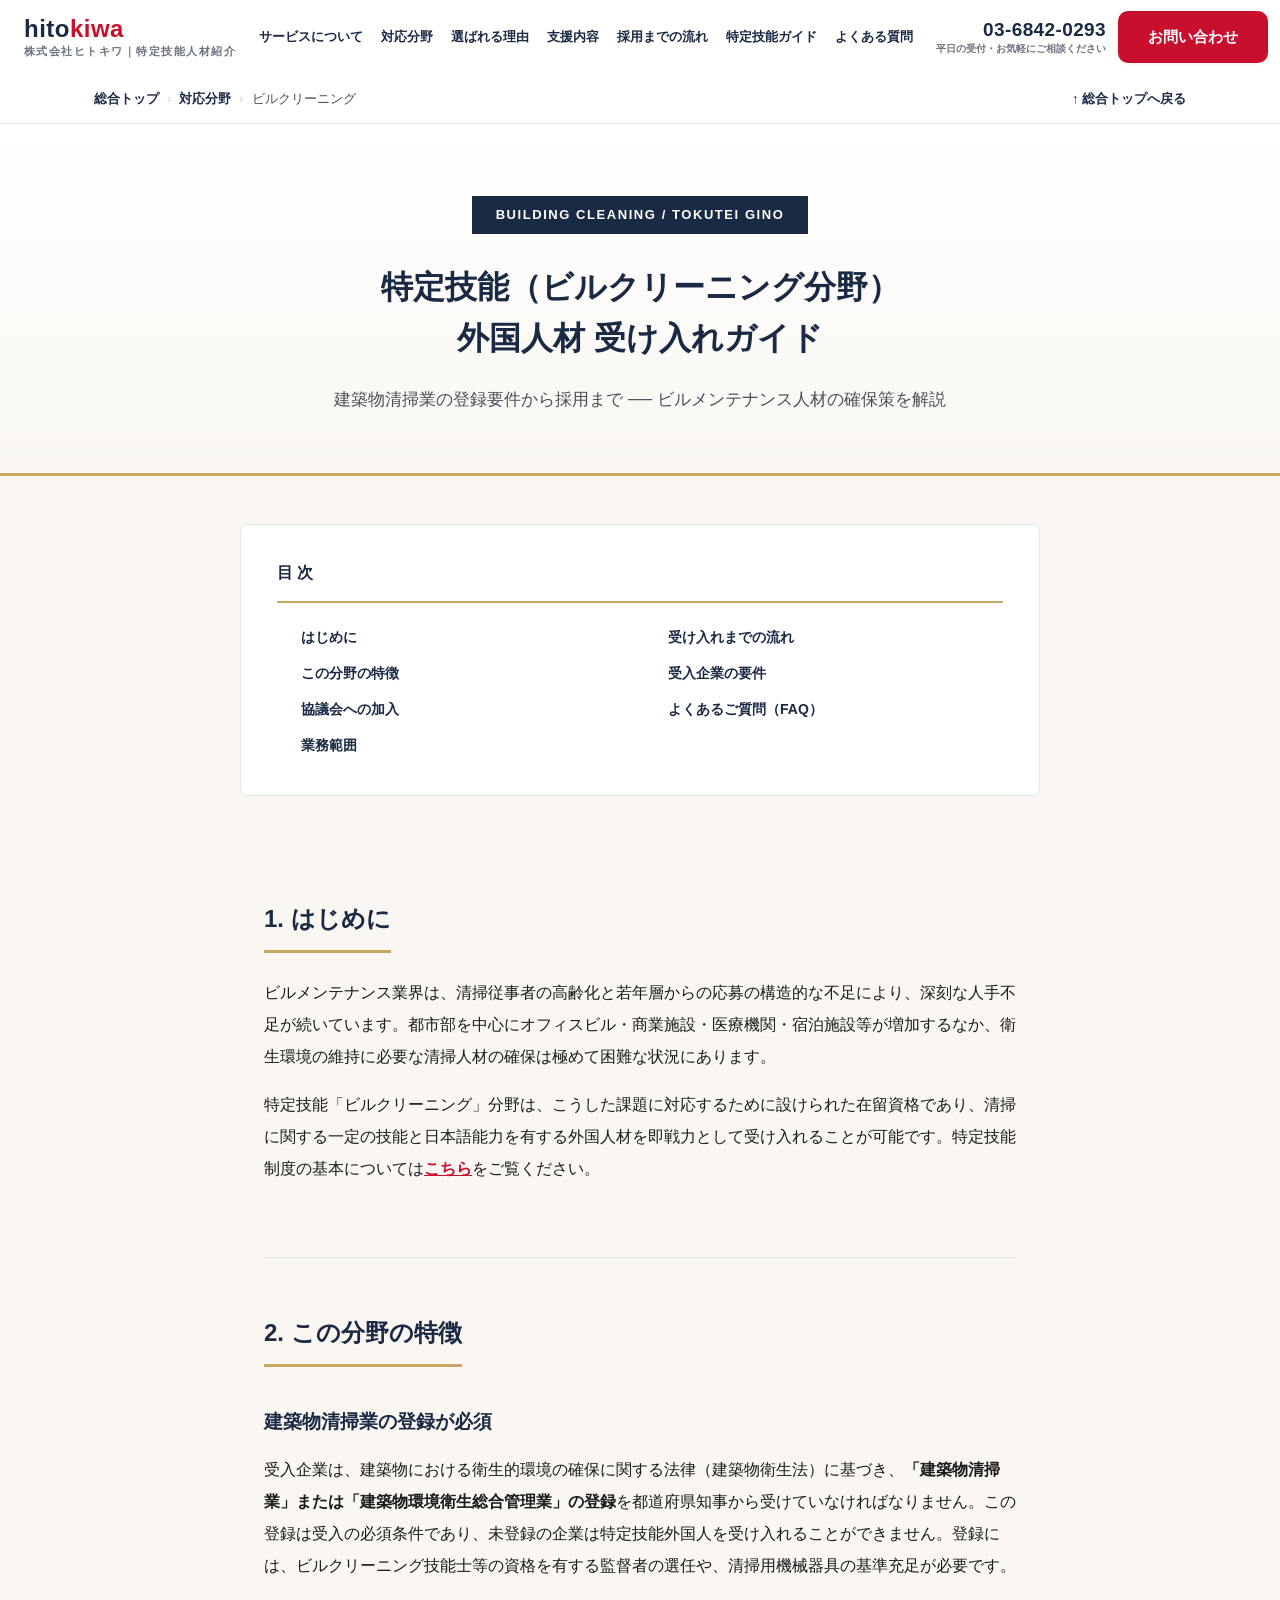
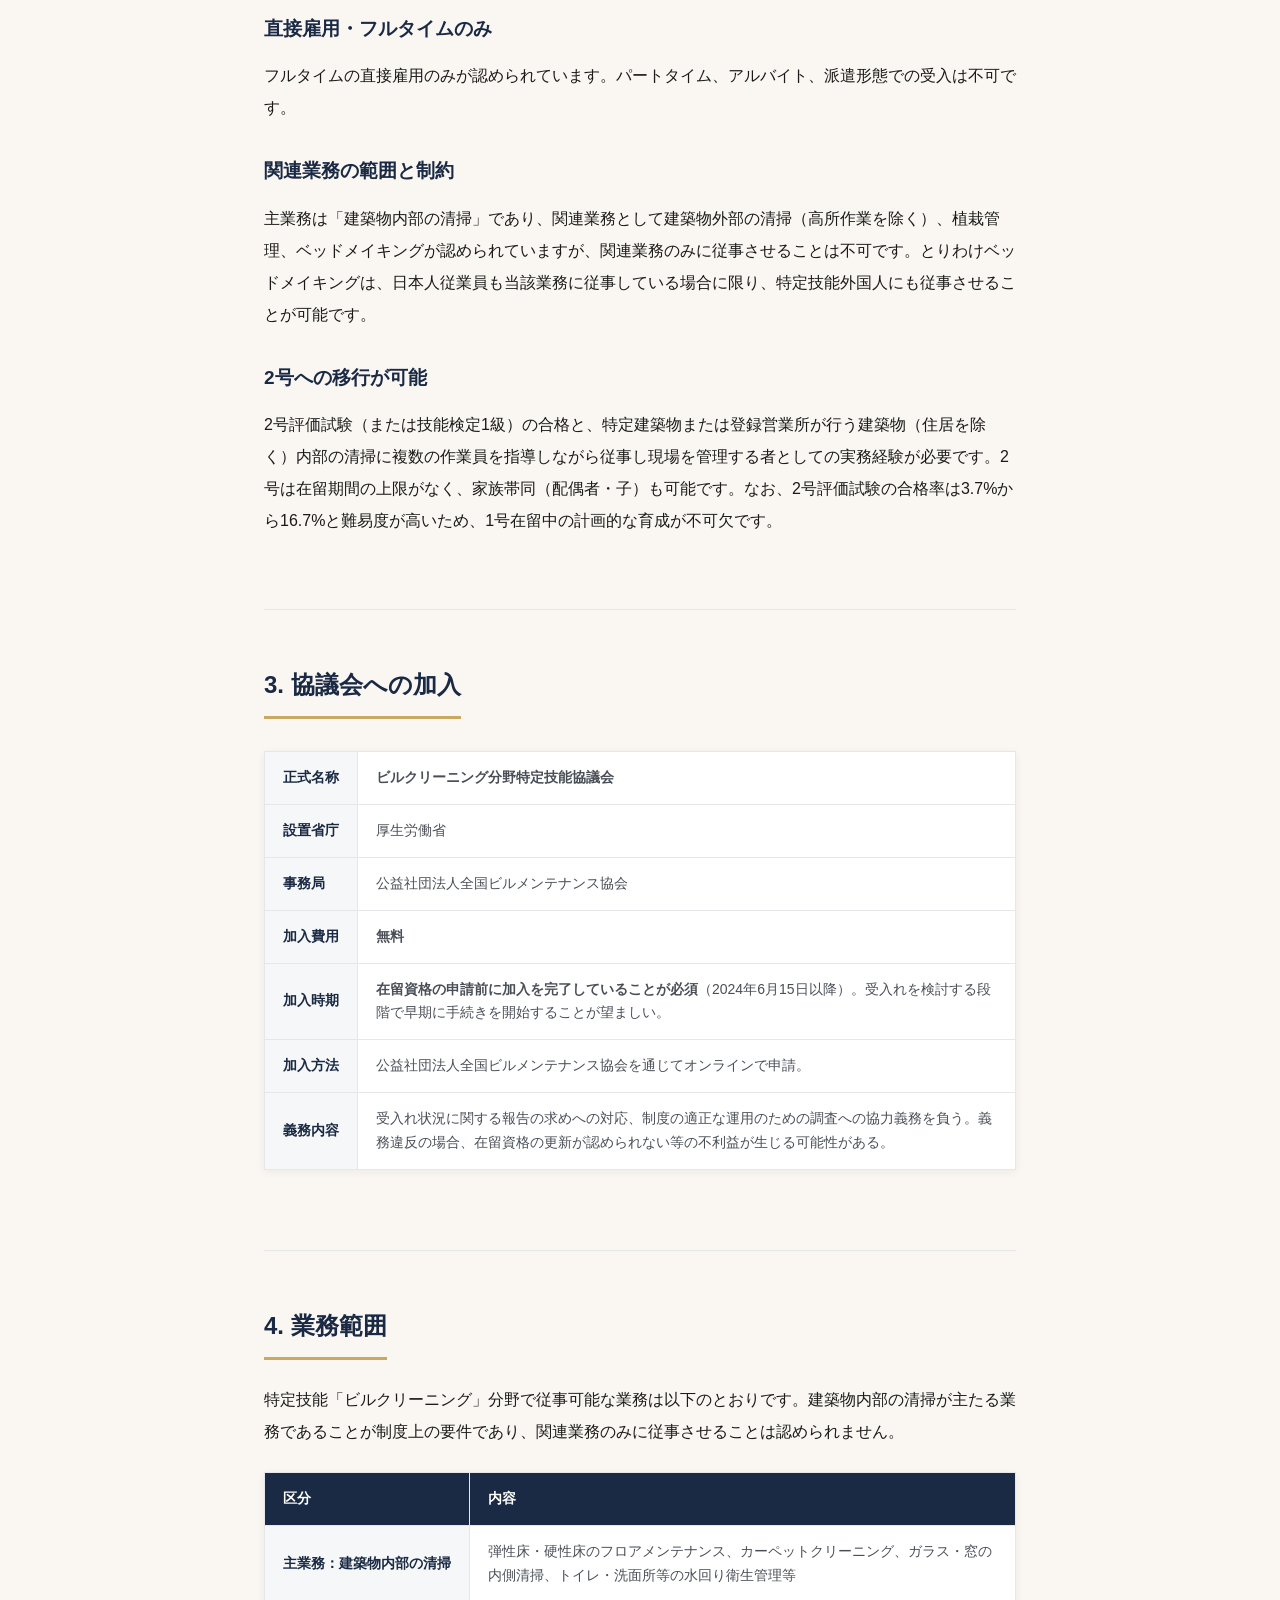
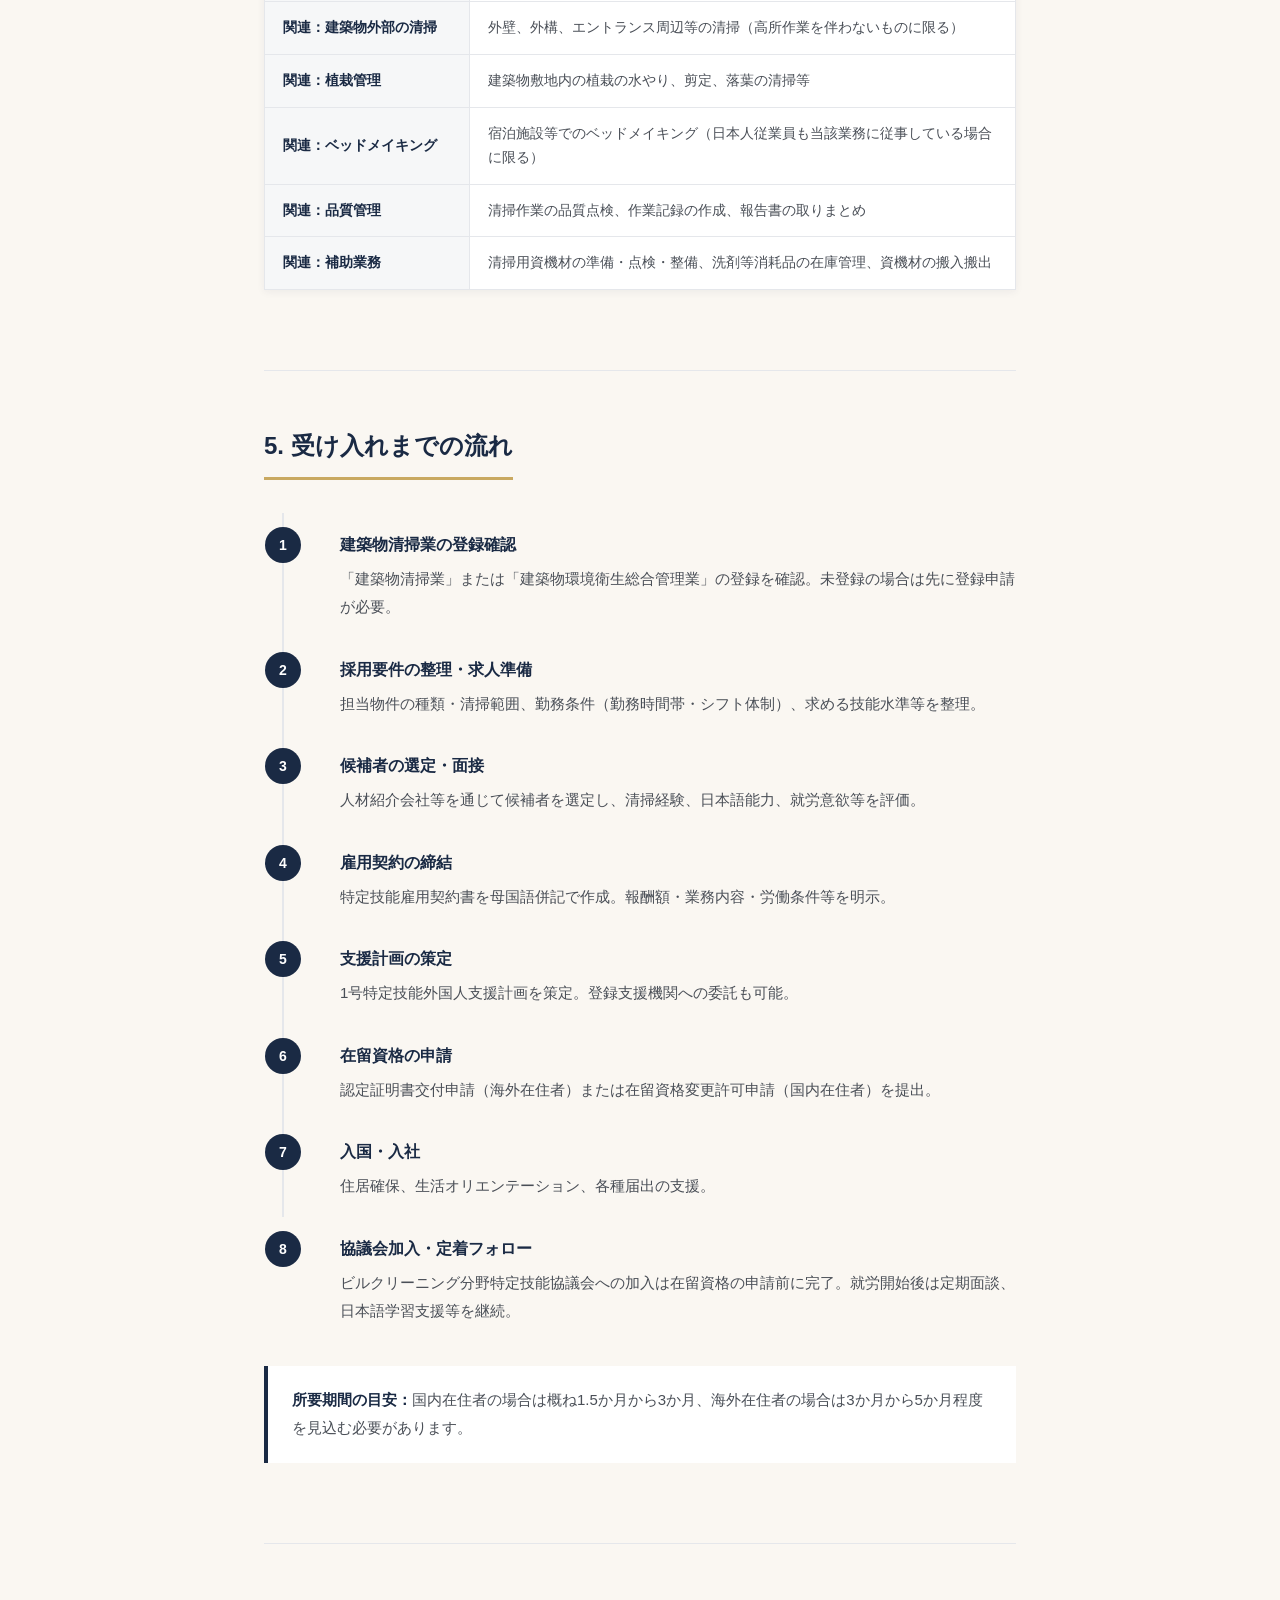
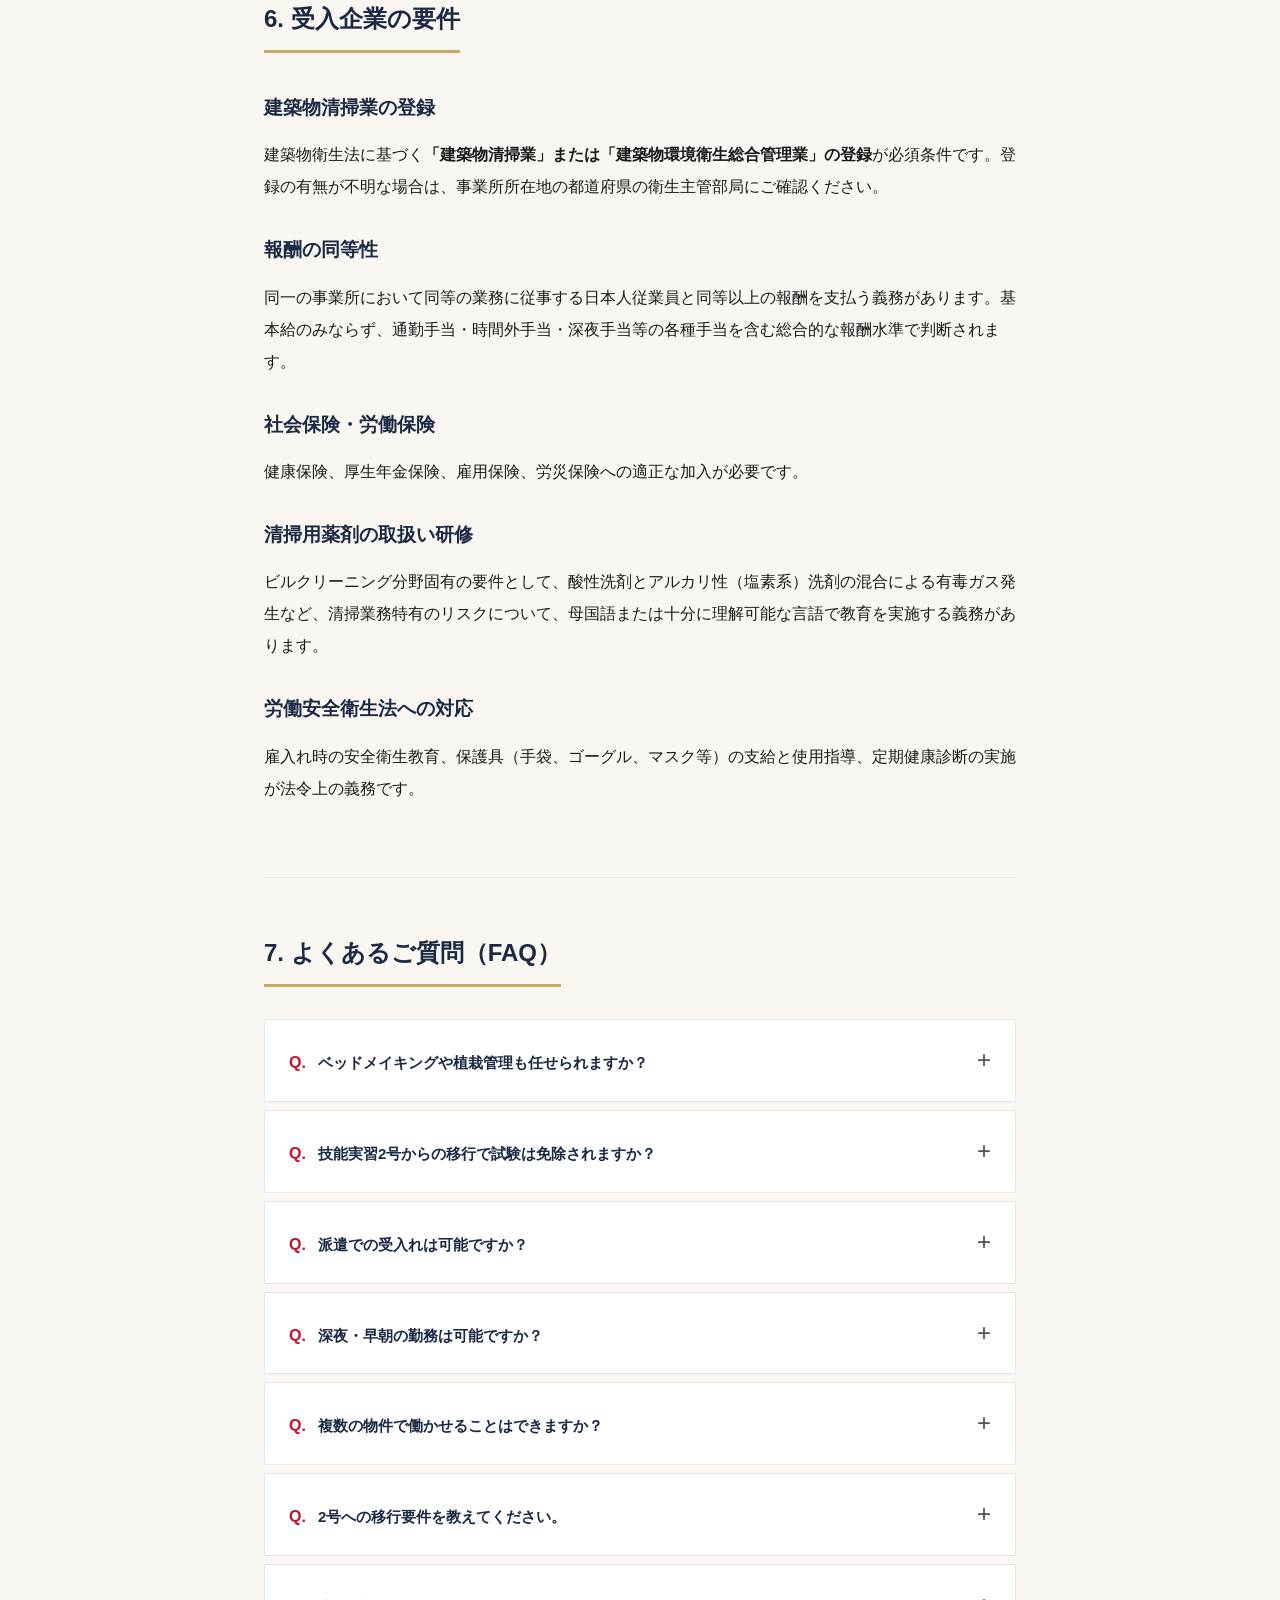
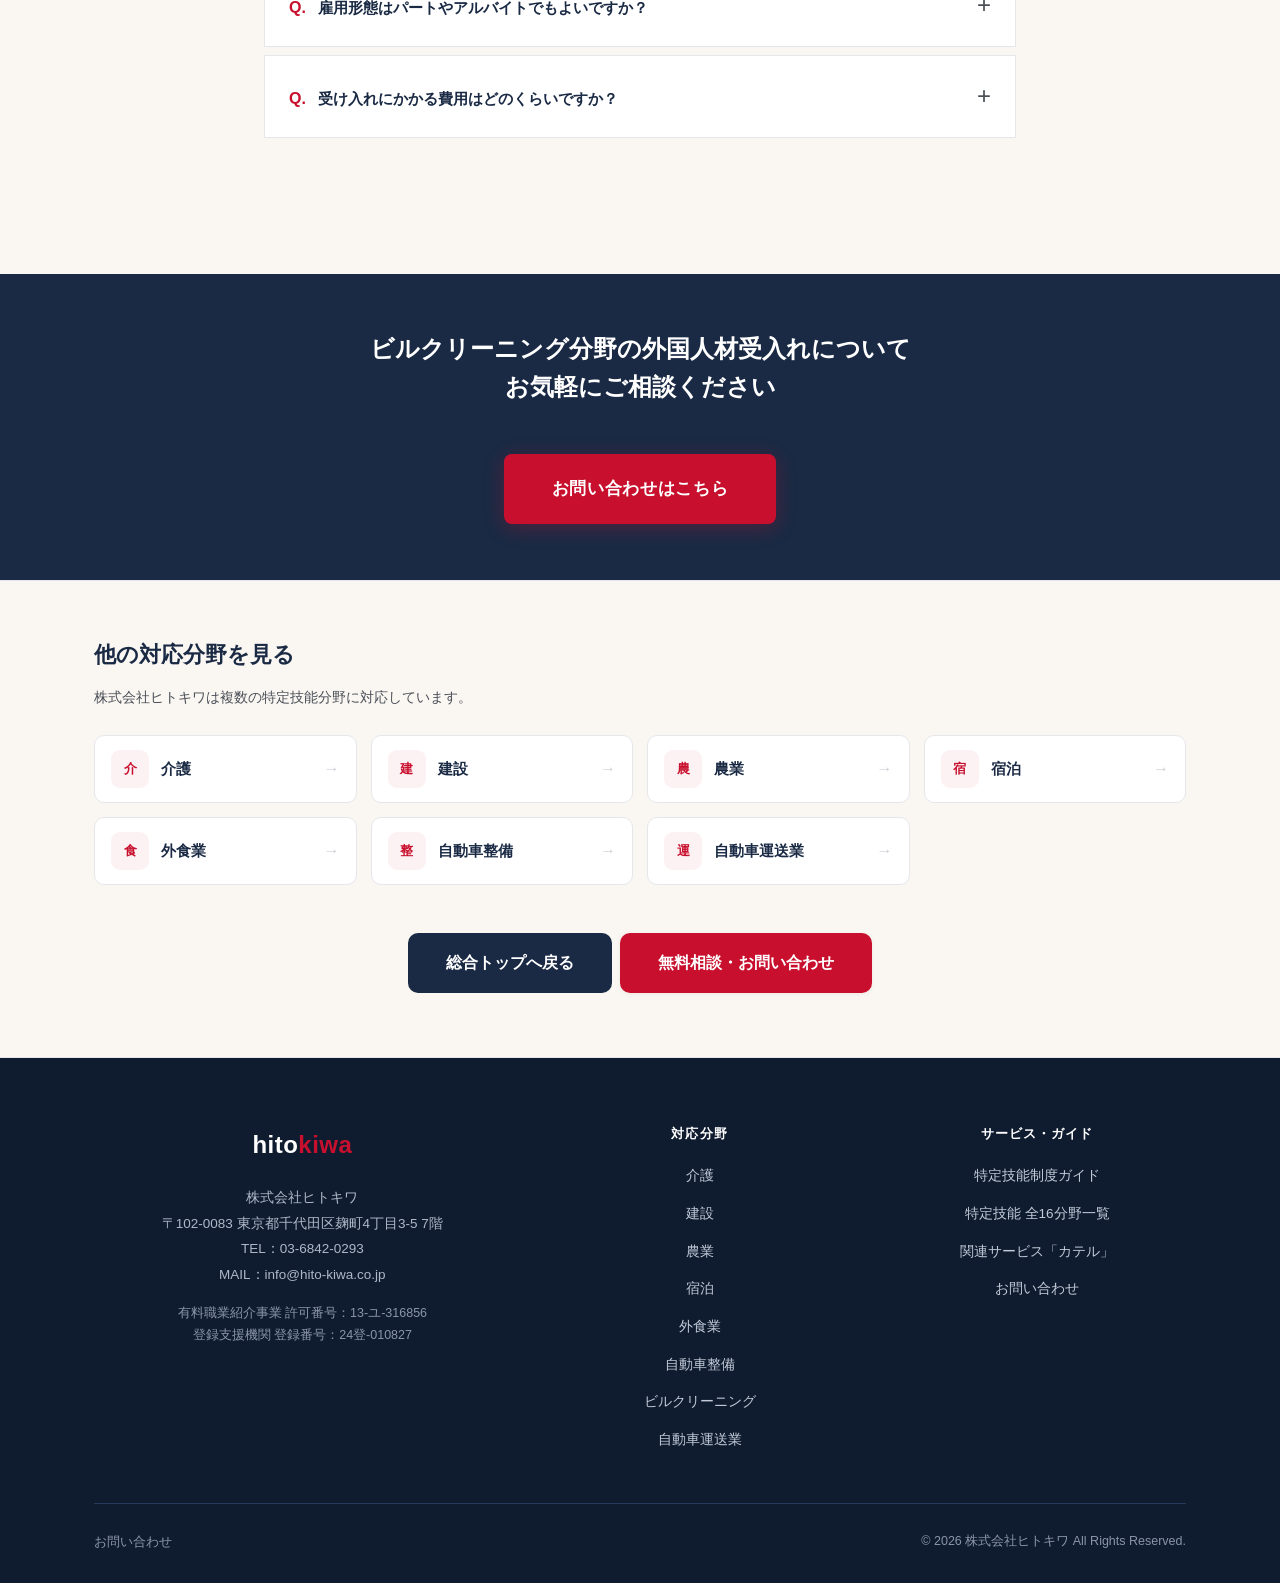
<file: hitokiwa_cleaning_lp.html>
<!DOCTYPE html>

<html lang="ja">
<head><script>document.documentElement.classList.add('js');</script><link href="assets/css/common.css" rel="stylesheet"/><link href="assets/css/article.css" rel="stylesheet"/>
<meta charset="utf-8"/>
<meta content="width=device-width, initial-scale=1.0" name="viewport"/>
<title>特定技能（ビルクリーニング分野）外国人材 受け入れガイド｜株式会社ヒトキワ</title>
<meta content="ビルクリーニング分野の特定技能外国人材受け入れを実務視点で解説。協議会加入・建築物清掃業登録要件・業務範囲・採用フローまで網羅。株式会社ヒトキワ。" name="description"/>
<style>
:root{
  --red:#c8102e;
  --navy:#1a2a44;
  --ivory:#faf7f2;
  --gold:#c9a961;
  --black:#1a1a1a;
  --gray-700:#4a4f57;
  --gray-500:#6b7280;
  --gray-200:#e5e7eb;
}
*{box-sizing:border-box;margin:0;padding:0}
html{scroll-behavior:smooth}
body{
  background:var(--ivory);
  color:var(--black);
  font-family:"Hiragino Kaku Gothic ProN","Hiragino Sans","Noto Sans JP","Yu Gothic Medium","Meiryo",sans-serif;
  line-height:2.0;
  font-size:16px;
  -webkit-font-smoothing:antialiased;
}
a{color:inherit;text-decoration:none}

/* ===== Top bar ===== */
.topbar{
  background:#fff;border-bottom:1px solid var(--gray-200);
  position:sticky;top:0;z-index:100;
  box-shadow:0 2px 8px rgba(26,42,68,.06);
}
.topbar-inner{
  max-width:800px;margin:0 auto;padding:14px 24px;
  display:flex;align-items:center;justify-content:space-between;
}
.logo{font-weight:900;font-size:20px;color:var(--navy);letter-spacing:.04em}
.logo span{color:var(--red)}
.top-cta{display:flex;gap:12px;align-items:center}
.top-tel{font-weight:900;color:var(--navy);font-size:17px;line-height:1.1}
.top-tel small{display:block;font-size:10px;color:var(--gray-700);font-weight:500;margin-top:2px}
.update-date{font-size:11px;color:var(--gray-500);text-align:right;line-height:1.3}
.update-date span{display:block;font-weight:700;color:var(--navy)}

/* ===== Article ===== */
.article{max-width:800px;margin:0 auto;padding:0 24px}

/* ===== Hero ===== */
.hero{
  padding:72px 24px 56px;
  text-align:center;
  background:linear-gradient(180deg,#fff 0%,var(--ivory) 100%);
  border-bottom:3px solid var(--gold);
}
.hero-inner{max-width:800px;margin:0 auto}
.hero-label{
  display:inline-block;background:var(--navy);color:#fff;
  padding:6px 24px;font-size:13px;font-weight:700;
  letter-spacing:.12em;margin-bottom:28px;
}
.hero h1{
  font-size:32px;font-weight:900;line-height:1.6;
  color:var(--navy);margin-bottom:20px;
}
.hero .subtitle{
  font-size:17px;color:var(--gray-700);line-height:1.9;font-weight:500;
}

/* ===== TOC ===== */
.toc{
  background:#fff;border:1px solid var(--gray-200);
  border-radius:8px;padding:32px 36px;margin:48px auto;
  max-width:800px;
}
.toc h2{
  font-size:16px;font-weight:900;color:var(--navy);
  margin-bottom:16px;padding-bottom:12px;
  border-bottom:2px solid var(--gold);
}
.toc ol{
  padding-left:24px;column-count:2;column-gap:32px;
}
.toc ol li{
  font-size:14px;color:var(--gray-700);padding:4px 0;
  break-inside:avoid;
}
.toc ol li a{color:var(--navy);font-weight:600;transition:color .2s}
.toc ol li a:hover{color:var(--red)}

/* ===== Sections ===== */
.section{padding:56px 0;border-bottom:1px solid var(--gray-200)}
.section:last-of-type{border-bottom:none}
.section h2{
  font-size:24px;font-weight:900;color:var(--navy);
  margin-bottom:8px;line-height:1.6;
  padding-bottom:12px;
  border-bottom:3px solid var(--gold);
  display:inline-block;
}
.section h3{
  font-size:19px;font-weight:900;color:var(--navy);
  margin:32px 0 12px;line-height:1.6;
}
.section p{
  margin:16px 0;color:var(--black);line-height:2.0;
}
.section a.common-link{color:var(--red);font-weight:700;text-decoration:underline}
.section .note-box{
  background:#fff;border-left:4px solid var(--red);
  padding:20px 24px;margin:24px 0;
  font-size:15px;color:var(--gray-700);line-height:1.9;
}
.section .note-box strong{color:var(--red)}
.section .info-box{
  background:#fff;border-left:4px solid var(--navy);
  padding:20px 24px;margin:24px 0;
  font-size:15px;color:var(--gray-700);line-height:1.9;
}
.section .info-box strong{color:var(--navy)}

/* ===== Table ===== */
.data-table{
  width:100%;border-collapse:collapse;margin:24px 0;
  background:#fff;overflow:hidden;
  box-shadow:0 2px 8px rgba(26,42,68,.06);
}
.data-table th,.data-table td{
  padding:14px 18px;text-align:left;font-size:14px;
  line-height:1.7;border:1px solid var(--gray-200);
}
.data-table thead th{
  background:var(--navy);color:#fff;font-weight:700;font-size:14px;
}
.data-table tbody th{
  background:#f6f7f8;font-weight:700;color:var(--navy);white-space:nowrap;
}
.data-table tbody td{color:var(--gray-700)}
/* kv table (no thead) */
.data-table.kv th{background:#f6f7f8;color:var(--navy);font-weight:900}
.data-table.kv td{background:#fff;color:var(--gray-700)}

/* ===== Flow ===== */
.flow-list{margin:24px 0;padding:0;list-style:none;counter-reset:flow}
.flow-list li{
  position:relative;padding:16px 0 16px 56px;
  border-left:2px solid var(--gray-200);
  margin-left:18px;
}
.flow-list li::before{
  counter-increment:flow;
  content:counter(flow);
  position:absolute;left:-19px;top:14px;
  width:36px;height:36px;border-radius:50%;
  background:var(--navy);color:#fff;
  display:flex;align-items:center;justify-content:center;
  font-weight:900;font-size:14px;
}
.flow-list li:last-child{border-left-color:transparent}
.flow-list li strong{color:var(--navy);font-size:16px}
.flow-list li p{margin:4px 0 0;font-size:15px;color:var(--gray-700);line-height:1.9}

/* ===== FAQ ===== */
.faq-list{margin:24px 0;display:flex;flex-direction:column;gap:8px}
.faq-item{background:#fff;border:1px solid var(--gray-200);overflow:hidden}
.faq-q{
  padding:20px 24px;font-weight:700;color:var(--navy);cursor:pointer;
  display:flex;align-items:baseline;gap:12px;font-size:15px;line-height:1.7;
}
.faq-q::before{
  content:"Q.";color:var(--red);font-weight:900;font-size:16px;flex-shrink:0;
}
.faq-q::after{
  content:"+";color:var(--gray-700);font-size:24px;font-weight:300;
  margin-left:auto;flex-shrink:0;transition:transform .2s;
}
.faq-a{
  padding:0 24px 20px 48px;color:var(--gray-700);
  font-size:15px;line-height:2.0;display:none;
}
details[open] .faq-q::after{content:"\2212"}
details[open] .faq-a{display:block}
details summary{list-style:none}
details summary::-webkit-details-marker{display:none}

/* ===== CTA ===== */
.cta{
  background:var(--navy);color:#fff;padding:56px 24px;
  text-align:center;margin-top:56px;
}
.cta h2{font-size:24px;font-weight:900;margin-bottom:24px;line-height:1.6}
.cta .tel{font-size:28px;font-weight:900;letter-spacing:.04em;margin-bottom:8px}
.cta .tel-note{font-size:13px;color:rgba(255,255,255,.7);margin-bottom:20px}
.cta .mail{font-size:15px;color:var(--gold)}
.cta .company{margin-top:24px;font-size:14px;color:rgba(255,255,255,.6)}

/* ===== Footer ===== */
footer{
  background:#111827;color:rgba(255,255,255,.55);
  padding:32px 24px;text-align:center;font-size:12px;line-height:1.9;
}
footer strong{color:rgba(255,255,255,.8);font-weight:700}

/* ===== Mobile ===== */
@media(max-width:600px){
  .hero h1{font-size:22px}
  .hero .subtitle{font-size:14px}
  .toc ol{column-count:1}
  .section h2{font-size:20px}
  .data-table{font-size:12px}
  .data-table th,.data-table td{padding:10px 8px}
  .top-tel{display:none}
  .cta .tel{font-size:22px}
}
.cta-btn{display:inline-block;background:#c8102e;color:#fff;padding:18px 48px;border-radius:8px;font-weight:900;font-size:17px;letter-spacing:.04em;box-shadow:0 4px 20px rgba(200,16,46,.3);transition:all .2s;margin-top:24px;text-decoration:none}
.cta-btn:hover{background:#9d0a23;transform:translateY(-2px);color:#fff}
</style>
</head>
<body>
<header class="site-header">
<div class="header-inner">
<a aria-label="株式会社ヒトキワ トップへ" class="brand" href="index.html">
<span class="brand-logo">hito<span>kiwa</span></span>
<span class="brand-sub">株式会社ヒトキワ｜特定技能人材紹介</span>
</a>
<nav aria-label="メインナビゲーション" class="global-nav" id="globalNav">
<ul>
<li><a href="index.html#service">サービスについて</a></li>
<li><a href="index.html#fields">対応分野</a></li>
<li><a href="index.html#reasons">選ばれる理由</a></li>
<li><a href="index.html#support">支援内容</a></li>
<li><a href="index.html#flow">採用までの流れ</a></li>
<li><a href="hitokiwa_tokutei_common.html">特定技能ガイド</a></li>
<li><a href="index.html#faq">よくある質問</a></li>
</ul>
</nav>
<div class="header-cta">
<a class="header-tel" href="tel:0368420293">
<span class="num">03-6842-0293</span>
<span class="lbl">平日の受付・お気軽にご相談ください</span>
</a>
<a class="btn btn--red" href="https://hito-kiwa.co.jp/contact/">お問い合わせ</a>
<button aria-controls="globalNav" aria-expanded="false" aria-label="メニューを開く" class="nav-toggle" id="navToggle"><span></span></button>
</div>
</div>
</header>
<div class="nav-overlay" id="navOverlay"></div>
<nav aria-label="パンくず" class="breadcrumb"><div class="breadcrumb-inner"><div class="crumbs"><a href="index.html">総合トップ</a><span class="sep">›</span><a href="index.html#fields">対応分野</a><span class="sep">›</span><span class="cur">ビルクリーニング</span></div><a class="back-home" href="index.html">↑ 総合トップへ戻る</a></div></nav>



<!-- Top bar -->

<!-- Hero -->
<section class="hero">
<div class="hero-inner">
<div class="hero-label">BUILDING CLEANING / TOKUTEI GINO</div>
<h1>特定技能（ビルクリーニング分野）<br/>外国人材 受け入れガイド</h1>
<p class="subtitle">建築物清掃業の登録要件から採用まで ── ビルメンテナンス人材の確保策を解説</p>
</div>
</section>
<!-- TOC -->
<nav class="toc article">
<h2 data-animate="">目 次</h2>
<ol>
<li><a href="#s1">はじめに</a></li>
<li><a href="#s2">この分野の特徴</a></li>
<li><a href="#s3">協議会への加入</a></li>
<li><a href="#s4">業務範囲</a></li>
<li><a href="#s5">受け入れまでの流れ</a></li>
<li><a href="#s6">受入企業の要件</a></li>
<li><a href="#s7">よくあるご質問（FAQ）</a></li>
</ol>
</nav>
<main class="article">
<!-- 1. はじめに -->
<section class="section" id="s1">
<h2 data-animate="">1. はじめに</h2>
<p>ビルメンテナンス業界は、清掃従事者の高齢化と若年層からの応募の構造的な不足により、深刻な人手不足が続いています。都市部を中心にオフィスビル・商業施設・医療機関・宿泊施設等が増加するなか、衛生環境の維持に必要な清掃人材の確保は極めて困難な状況にあります。</p>
<p>特定技能「ビルクリーニング」分野は、こうした課題に対応するために設けられた在留資格であり、清掃に関する一定の技能と日本語能力を有する外国人材を即戦力として受け入れることが可能です。特定技能制度の基本については<a class="common-link" href="hitokiwa_tokutei_common.html">こちら</a>をご覧ください。</p>
</section>
<!-- 2. この分野の特徴 -->
<section class="section" id="s2">
<h2 data-animate="">2. この分野の特徴</h2>
<h3>建築物清掃業の登録が必須</h3>
<p>受入企業は、建築物における衛生的環境の確保に関する法律（建築物衛生法）に基づき、<strong>「建築物清掃業」または「建築物環境衛生総合管理業」の登録</strong>を都道府県知事から受けていなければなりません。この登録は受入の必須条件であり、未登録の企業は特定技能外国人を受け入れることができません。登録には、ビルクリーニング技能士等の資格を有する監督者の選任や、清掃用機械器具の基準充足が必要です。</p>
<h3>直接雇用・フルタイムのみ</h3>
<p>フルタイムの直接雇用のみが認められています。パートタイム、アルバイト、派遣形態での受入は不可です。</p>
<h3>関連業務の範囲と制約</h3>
<p>主業務は「建築物内部の清掃」であり、関連業務として建築物外部の清掃（高所作業を除く）、植栽管理、ベッドメイキングが認められていますが、関連業務のみに従事させることは不可です。とりわけベッドメイキングは、日本人従業員も当該業務に従事している場合に限り、特定技能外国人にも従事させることが可能です。</p>
<h3>2号への移行が可能</h3>
<p>2号評価試験（または技能検定1級）の合格と、特定建築物または登録営業所が行う建築物（住居を除く）内部の清掃に複数の作業員を指導しながら従事し現場を管理する者としての実務経験が必要です。2号は在留期間の上限がなく、家族帯同（配偶者・子）も可能です。なお、2号評価試験の合格率は3.7%から16.7%と難易度が高いため、1号在留中の計画的な育成が不可欠です。</p>
</section>
<!-- 3. 協議会への加入 -->
<section class="section" id="s3">
<h2 data-animate="">3. 協議会への加入</h2>
<table class="data-table kv">
<tbody>
<tr>
<th>正式名称</th>
<td><strong>ビルクリーニング分野特定技能協議会</strong></td>
</tr>
<tr>
<th>設置省庁</th>
<td>厚生労働省</td>
</tr>
<tr>
<th>事務局</th>
<td>公益社団法人全国ビルメンテナンス協会</td>
</tr>
<tr>
<th>加入費用</th>
<td><strong>無料</strong></td>
</tr>
<tr>
<th>加入時期</th>
<td><strong>在留資格の申請前に加入を完了していることが必須</strong>（2024年6月15日以降）。受入れを検討する段階で早期に手続きを開始することが望ましい。</td>
</tr>
<tr>
<th>加入方法</th>
<td>公益社団法人全国ビルメンテナンス協会を通じてオンラインで申請。</td>
</tr>
<tr>
<th>義務内容</th>
<td>受入れ状況に関する報告の求めへの対応、制度の適正な運用のための調査への協力義務を負う。義務違反の場合、在留資格の更新が認められない等の不利益が生じる可能性がある。</td>
</tr>
</tbody>
</table>
</section>
<!-- 4. 業務範囲 -->
<section class="section" id="s4">
<h2 data-animate="">4. 業務範囲</h2>
<p>特定技能「ビルクリーニング」分野で従事可能な業務は以下のとおりです。建築物内部の清掃が主たる業務であることが制度上の要件であり、関連業務のみに従事させることは認められません。</p>
<table class="data-table">
<thead>
<tr>
<th>区分</th>
<th>内容</th>
</tr>
</thead>
<tbody>
<tr>
<th>主業務：建築物内部の清掃</th>
<td>弾性床・硬性床のフロアメンテナンス、カーペットクリーニング、ガラス・窓の内側清掃、トイレ・洗面所等の水回り衛生管理等</td>
</tr>
<tr>
<th>関連：建築物外部の清掃</th>
<td>外壁、外構、エントランス周辺等の清掃（高所作業を伴わないものに限る）</td>
</tr>
<tr>
<th>関連：植栽管理</th>
<td>建築物敷地内の植栽の水やり、剪定、落葉の清掃等</td>
</tr>
<tr>
<th>関連：ベッドメイキング</th>
<td>宿泊施設等でのベッドメイキング（日本人従業員も当該業務に従事している場合に限る）</td>
</tr>
<tr>
<th>関連：品質管理</th>
<td>清掃作業の品質点検、作業記録の作成、報告書の取りまとめ</td>
</tr>
<tr>
<th>関連：補助業務</th>
<td>清掃用資機材の準備・点検・整備、洗剤等消耗品の在庫管理、資機材の搬入搬出</td>
</tr>
</tbody>
</table>
</section>
<!-- 5. 受け入れまでの流れ -->
<section class="section" id="s5">
<h2 data-animate="">5. 受け入れまでの流れ</h2>
<ol class="flow-list">
<li>
<strong>建築物清掃業の登録確認</strong>
<p>「建築物清掃業」または「建築物環境衛生総合管理業」の登録を確認。未登録の場合は先に登録申請が必要。</p>
</li>
<li>
<strong>採用要件の整理・求人準備</strong>
<p>担当物件の種類・清掃範囲、勤務条件（勤務時間帯・シフト体制）、求める技能水準等を整理。</p>
</li>
<li>
<strong>候補者の選定・面接</strong>
<p>人材紹介会社等を通じて候補者を選定し、清掃経験、日本語能力、就労意欲等を評価。</p>
</li>
<li>
<strong>雇用契約の締結</strong>
<p>特定技能雇用契約書を母国語併記で作成。報酬額・業務内容・労働条件等を明示。</p>
</li>
<li>
<strong>支援計画の策定</strong>
<p>1号特定技能外国人支援計画を策定。登録支援機関への委託も可能。</p>
</li>
<li>
<strong>在留資格の申請</strong>
<p>認定証明書交付申請（海外在住者）または在留資格変更許可申請（国内在住者）を提出。</p>
</li>
<li>
<strong>入国・入社</strong>
<p>住居確保、生活オリエンテーション、各種届出の支援。</p>
</li>
<li>
<strong>協議会加入・定着フォロー</strong>
<p>ビルクリーニング分野特定技能協議会への加入は在留資格の申請前に完了。就労開始後は定期面談、日本語学習支援等を継続。</p>
</li>
</ol>
<div class="info-box">
<strong>所要期間の目安：</strong>国内在住者の場合は概ね1.5か月から3か月、海外在住者の場合は3か月から5か月程度を見込む必要があります。
</div>
</section>
<!-- 6. 受入企業の要件 -->
<section class="section" id="s6">
<h2 data-animate="">6. 受入企業の要件</h2>
<h3>建築物清掃業の登録</h3>
<p>建築物衛生法に基づく<strong>「建築物清掃業」または「建築物環境衛生総合管理業」の登録</strong>が必須条件です。登録の有無が不明な場合は、事業所所在地の都道府県の衛生主管部局にご確認ください。</p>
<h3>報酬の同等性</h3>
<p>同一の事業所において同等の業務に従事する日本人従業員と同等以上の報酬を支払う義務があります。基本給のみならず、通勤手当・時間外手当・深夜手当等の各種手当を含む総合的な報酬水準で判断されます。</p>
<h3>社会保険・労働保険</h3>
<p>健康保険、厚生年金保険、雇用保険、労災保険への適正な加入が必要です。</p>
<h3>清掃用薬剤の取扱い研修</h3>
<p>ビルクリーニング分野固有の要件として、酸性洗剤とアルカリ性（塩素系）洗剤の混合による有毒ガス発生など、清掃業務特有のリスクについて、母国語または十分に理解可能な言語で教育を実施する義務があります。</p>
<h3>労働安全衛生法への対応</h3>
<p>雇入れ時の安全衛生教育、保護具（手袋、ゴーグル、マスク等）の支給と使用指導、定期健康診断の実施が法令上の義務です。</p>
</section>
<!-- 7. FAQ -->
<section class="section" id="s7">
<h2 data-animate="">7. よくあるご質問（FAQ）</h2>
<div class="faq-list">
<details class="faq-item">
<summary class="faq-q">ベッドメイキングや植栽管理も任せられますか？</summary>
<div class="faq-a">いずれも関連業務として認められていますが、主業務である建築物内部の清掃に付随して行われるものであり、関連業務のみに従事させることは不可です。ベッドメイキングについては、日本人従業員も当該業務に従事している場合に限り可能です。</div>
</details>
<details class="faq-item">
<summary class="faq-q">技能実習2号からの移行で試験は免除されますか？</summary>
<div class="faq-a">はい。ビルクリーニング職種の技能実習2号を良好に修了した者は、技能試験および日本語試験の双方が免除され、在留資格変更のみで特定技能1号への移行が可能です。</div>
</details>
<details class="faq-item">
<summary class="faq-q">派遣での受入れは可能ですか？</summary>
<div class="faq-a">ビルクリーニング分野では派遣形態での受入は一切認められていません。フルタイムの直接雇用に限定されます。</div>
</details>
<details class="faq-item">
<summary class="faq-q">深夜・早朝の勤務は可能ですか？</summary>
<div class="faq-a">可能です。深夜帯（22時〜翌5時）の勤務には25%以上の割増賃金の支払いが必要です。勤務時間帯は雇用契約書に明示しなければなりません。</div>
</details>
<details class="faq-item">
<summary class="faq-q">複数の物件で働かせることはできますか？</summary>
<div class="faq-a">同一の受入企業の雇用下にある限り、複数物件での清掃業務に従事させることは可能です。雇用契約書の就業場所欄に記載された範囲内であることが必要です。</div>
</details>
<details class="faq-item">
<summary class="faq-q">2号への移行要件を教えてください。</summary>
<div class="faq-a">2号評価試験または技能検定1級への合格と、特定建築物又は登録営業所が行う建築物（住居を除く）内部の清掃に複数の作業員を指導しながら従事し現場を管理する者としての実務経験が必要です。2号評価試験の合格率は3.7%〜16.7%と難易度が高いため、1号在留中の計画的な育成が不可欠です。</div>
</details>
<details class="faq-item">
<summary class="faq-q">雇用形態はパートやアルバイトでもよいですか？</summary>
<div class="faq-a">フルタイムの直接雇用に限定されています。パートタイム、アルバイト、短時間契約社員、派遣社員での受入は認められません。</div>
</details>
<details class="faq-item">
<summary class="faq-q">受け入れにかかる費用はどのくらいですか？</summary>
<div class="faq-a">業種や採用ルートにより異なりますので、お気軽にお問い合わせください。</div>
</details>
</div>
</section>
</main>
<!-- CTA -->
<section class="cta">
<h2 data-animate="">ビルクリーニング分野の外国人材受入れについて<br/>お気軽にご相談ください</h2>
<a class="cta-btn" href="https://hito-kiwa.co.jp/contact/" target="_blank">お問い合わせはこちら</a>
</section>
<!-- Footer -->

<section class="related-fields"><div class="rf-inner"><h2>他の対応分野を見る</h2><p class="rf-lead">株式会社ヒトキワは複数の特定技能分野に対応しています。</p><div class="rf-grid"><a class="rf-card" href="hitokiwa_kaigo_lp.html"><span class="rf-ic">介</span><span class="rf-name">介護</span><span class="rf-arrow">→</span></a><a class="rf-card" href="hitokiwa_kensetsu_lp.html"><span class="rf-ic">建</span><span class="rf-name">建設</span><span class="rf-arrow">→</span></a><a class="rf-card" href="hitokiwa_nogyo_lp.html"><span class="rf-ic">農</span><span class="rf-name">農業</span><span class="rf-arrow">→</span></a><a class="rf-card" href="hitokiwa_shukuhaku_lp.html"><span class="rf-ic">宿</span><span class="rf-name">宿泊</span><span class="rf-arrow">→</span></a><a class="rf-card" href="hitokiwa_gaishoku_lp.html"><span class="rf-ic">食</span><span class="rf-name">外食業</span><span class="rf-arrow">→</span></a><a class="rf-card" href="hitokiwa_jidosha_lp.html"><span class="rf-ic">整</span><span class="rf-name">自動車整備</span><span class="rf-arrow">→</span></a><a class="rf-card" href="hitokiwa_unso_lp.html"><span class="rf-ic">運</span><span class="rf-name">自動車運送業</span><span class="rf-arrow">→</span></a></div><div class="article-bottom-cta"><a class="btn btn--navy btn--lg" href="index.html">総合トップへ戻る</a><a class="btn btn--red btn--lg" href="https://hito-kiwa.co.jp/contact/">無料相談・お問い合わせ</a></div></div></section>
<footer class="site-footer">
<div class="wrap">
<div class="footer-grid">
<div class="footer-brand">
<span class="brand-logo">hito<span>kiwa</span></span>
<p class="f-addr">株式会社ヒトキワ<br/>〒102-0083 東京都千代田区麹町4丁目3-5 7階<br/>TEL：<a href="tel:0368420293">03-6842-0293</a><br/>MAIL：<a href="mailto:info@hito-kiwa.co.jp">info@hito-kiwa.co.jp</a></p>
<p class="f-license">有料職業紹介事業 許可番号：13-ユ-316856<br/>登録支援機関 登録番号：24登-010827</p>
</div>
<div class="footer-col">
<h4>対応分野</h4>
<ul>
<li><a href="hitokiwa_kaigo_lp.html">介護</a></li>
<li><a href="hitokiwa_kensetsu_lp.html">建設</a></li>
<li><a href="hitokiwa_nogyo_lp.html">農業</a></li>
<li><a href="hitokiwa_shukuhaku_lp.html">宿泊</a></li>
<li><a href="hitokiwa_gaishoku_lp.html">外食業</a></li>
<li><a href="hitokiwa_jidosha_lp.html">自動車整備</a></li>
<li><a href="hitokiwa_cleaning_lp.html">ビルクリーニング</a></li>
<li><a href="hitokiwa_unso_lp.html">自動車運送業</a></li>
</ul>
</div>
<div class="footer-col">
<h4>サービス・ガイド</h4>
<ul>
<li><a href="hitokiwa_tokutei_common.html">特定技能制度ガイド</a></li>
<li><a href="hitokiwa_fields.html">特定技能 全16分野一覧</a></li>
<li><a href="hitokiwa_kateru_lp.html">関連サービス「カテル」</a></li>
<li><a href="https://hito-kiwa.co.jp/contact/">お問い合わせ</a></li>
</ul>
</div>
</div>
<div class="footer-bottom">
<div class="legal"><a href="https://hito-kiwa.co.jp/contact/">お問い合わせ</a></div>
<div class="copy">© 2026 株式会社ヒトキワ All Rights Reserved.</div>
</div>
</div>
</footer>
<script src="assets/js/common.js"></script></body>
</html>
</file>
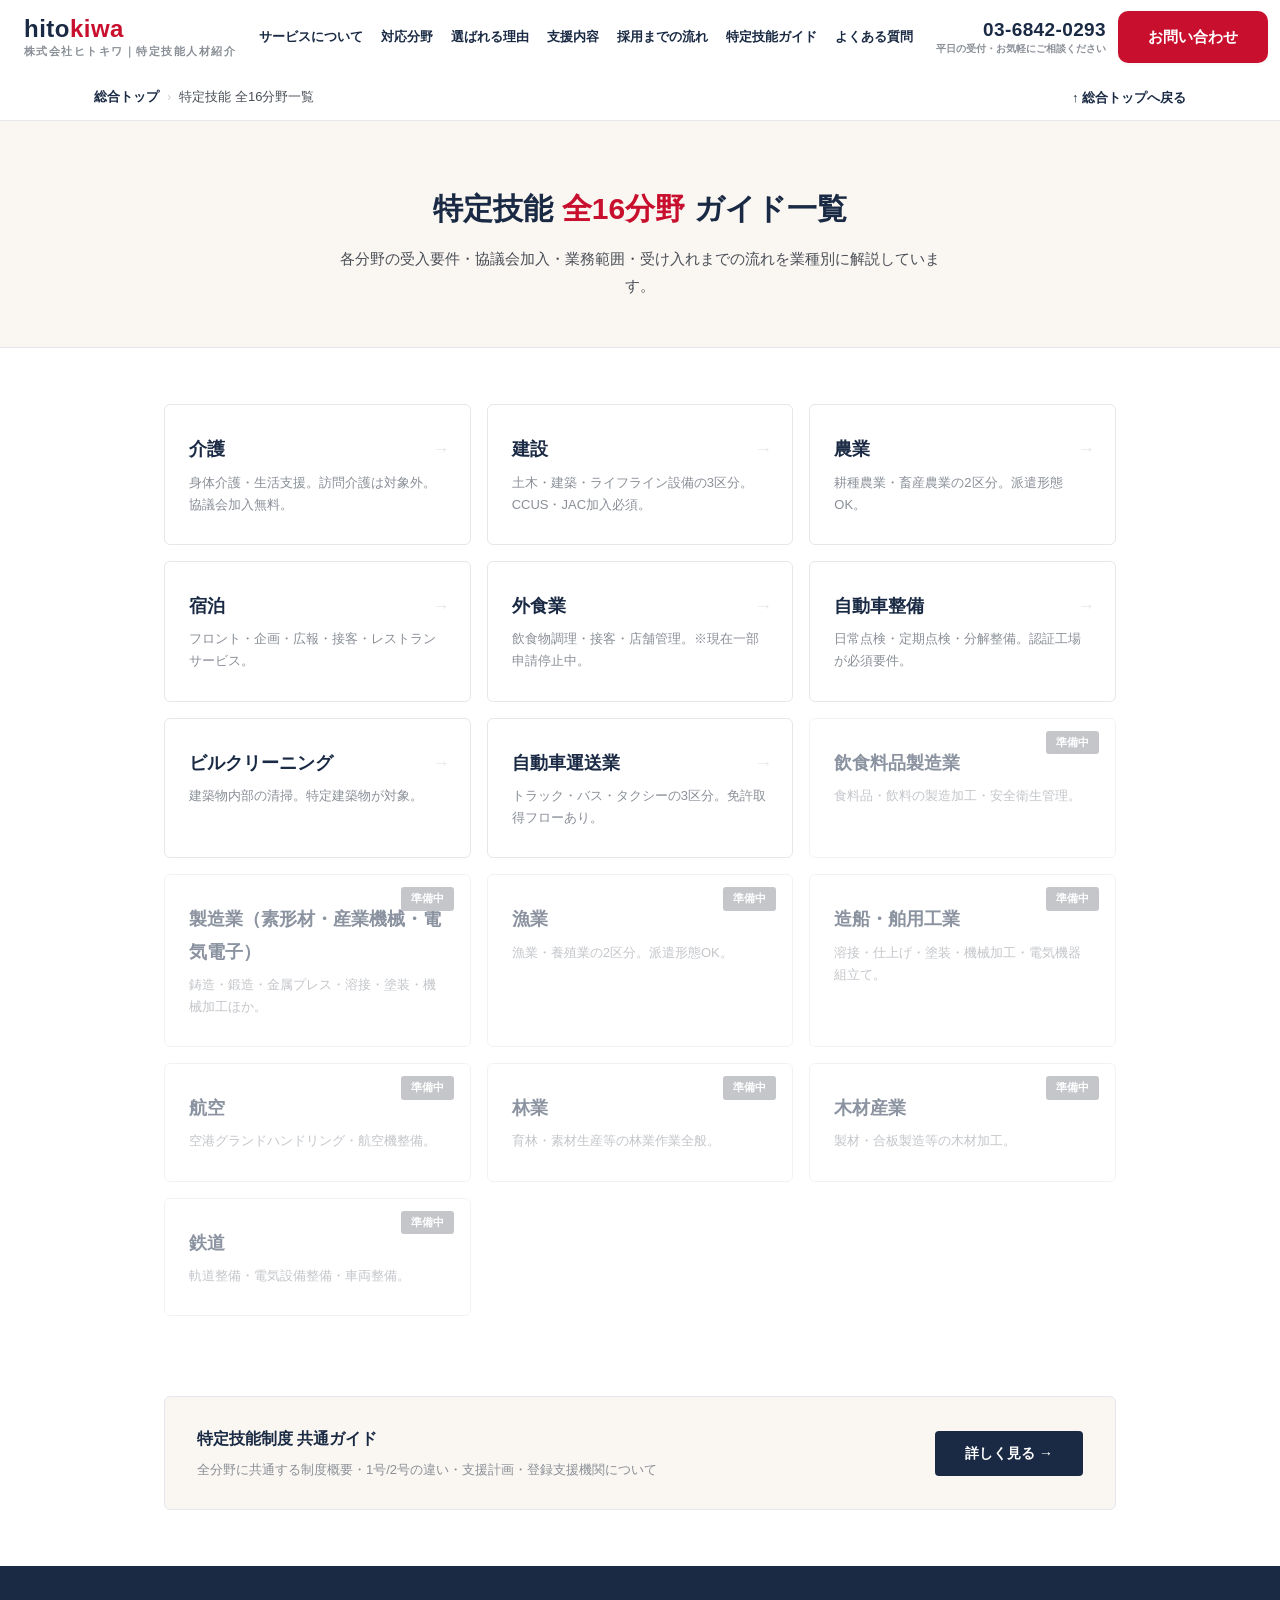
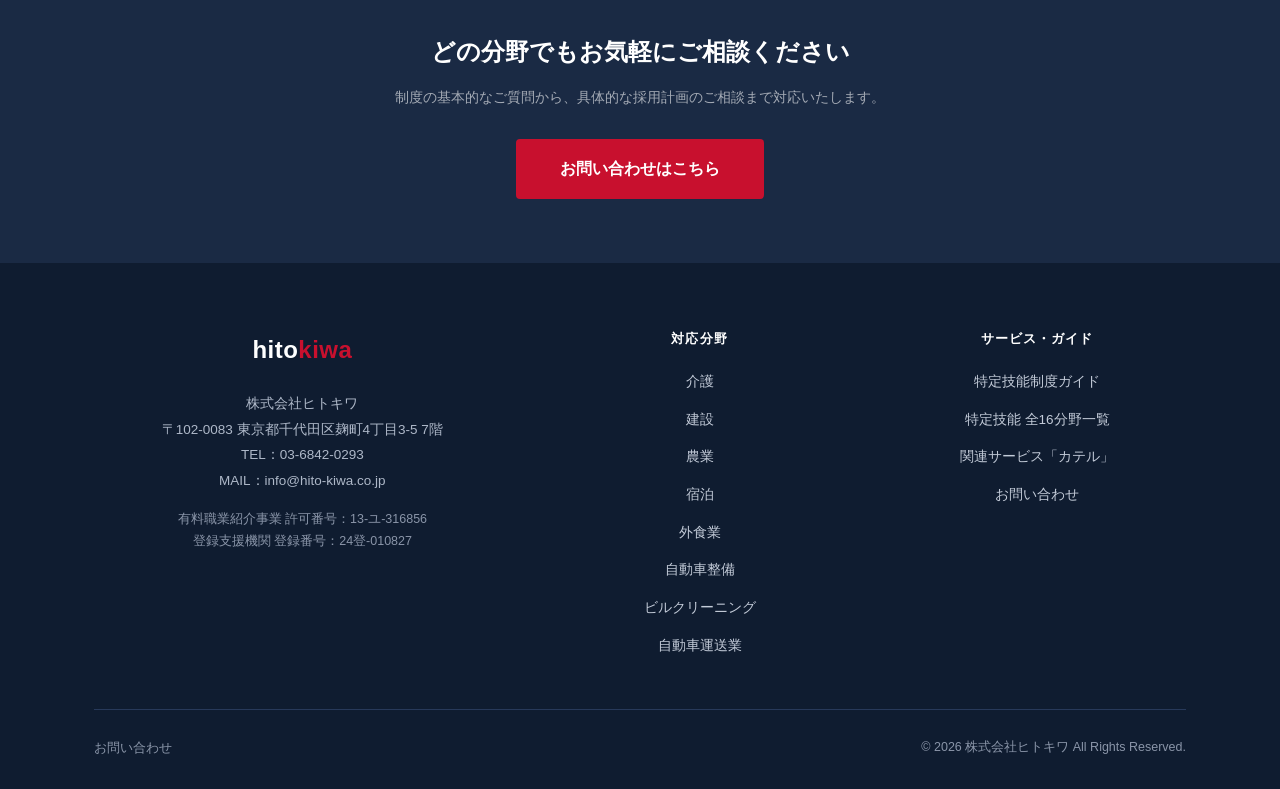
<file: hitokiwa_fields.html>
<!DOCTYPE html>

<html lang="ja">
<head><script>document.documentElement.classList.add('js');</script><link href="assets/css/common.css" rel="stylesheet"/><link href="assets/css/article.css" rel="stylesheet"/>
<meta charset="utf-8"/>
<meta content="width=device-width, initial-scale=1.0" name="viewport"/>
<title>特定技能 全16分野ガイド一覧｜株式会社ヒトキワ</title>
<meta content="特定技能制度の全16分野それぞれの受入要件・協議会・業務範囲を解説。各業種の詳細ガイドページへのリンク一覧。" name="description"/>
<style>
  :root{
    --red:#c8102e;
    --red-2:#9d0a23;
    --navy:#1a2a44;
    --navy-2:#0f1c30;
    --ivory:#faf7f2;
    --gold:#c9a961;
    --black:#1a1a1a;
    --gray-700:#4a4f57;
    --gray-500:#8a8f97;
    --gray-200:#e5e7eb;
    --gray-100:#f3f4f6;
    --sans:"Hiragino Kaku Gothic ProN","Hiragino Sans","Noto Sans JP","Yu Gothic Medium","Meiryo",sans-serif;
  }
  *{box-sizing:border-box;margin:0;padding:0}
  body{background:#fff;color:var(--black);font-family:var(--sans);line-height:1.8;font-size:15px;-webkit-font-smoothing:antialiased}
  a{color:inherit;text-decoration:none}

  /* Top bar */
  .topbar{background:#fff;border-bottom:1px solid var(--gray-200);position:sticky;top:0;z-index:100}
  .topbar-inner{max-width:1000px;margin:0 auto;padding:14px 24px;display:flex;align-items:center;justify-content:space-between}
  .logo{font-weight:900;font-size:20px;color:var(--navy);letter-spacing:.04em}
  .logo span{color:var(--red)}
  .top-cta{display:flex;gap:14px;align-items:center}
  .top-tel{font-weight:900;color:var(--navy);font-size:16px}
  .btn-contact{background:var(--navy);color:#fff;padding:10px 22px;border-radius:4px;font-weight:700;font-size:13px;transition:background .2s}
  .btn-contact:hover{background:var(--navy-2)}

  /* Hero */
  .hero{padding:64px 24px 48px;text-align:center;background:var(--ivory);border-bottom:1px solid var(--gray-200)}
  .hero h1{font-size:30px;font-weight:900;color:var(--navy);line-height:1.6;margin-bottom:12px}
  .hero h1 em{font-style:normal;color:var(--red)}
  .hero p{font-size:15px;color:var(--gray-700);max-width:600px;margin:0 auto}

  /* Fields grid */
  .fields-sec{max-width:1000px;margin:0 auto;padding:56px 24px 80px}
  .fields-grid{display:grid;grid-template-columns:repeat(3,1fr);gap:16px}
  .field-card{display:block;background:#fff;border:1px solid var(--gray-200);border-radius:6px;padding:28px 24px;transition:all .2s;position:relative}
  .field-card:hover{border-color:var(--red);box-shadow:0 4px 16px rgba(200,16,46,.08);transform:translateY(-2px)}
  .field-card h3{font-size:18px;font-weight:900;color:var(--navy);margin-bottom:6px}
  .field-card p{font-size:13px;color:var(--gray-500);line-height:1.7}
  .field-card .arrow{position:absolute;top:28px;right:20px;color:var(--gray-200);font-size:18px;transition:color .2s}
  .field-card:hover .arrow{color:var(--red)}
  .field-card.soon{opacity:.5;pointer-events:none}
  .field-card.soon::after{content:"準備中";position:absolute;top:12px;right:16px;font-size:11px;font-weight:700;color:#fff;background:var(--gray-500);padding:2px 10px;border-radius:3px}
  .field-card.soon .arrow{display:none}

  /* Common link */
  .common-link{max-width:1000px;margin:0 auto;padding:0 24px 56px}
  .common-box{background:var(--ivory);border:1px solid var(--gray-200);border-radius:6px;padding:28px 32px;display:flex;align-items:center;justify-content:space-between;gap:20px}
  .common-box h3{font-size:16px;font-weight:900;color:var(--navy)}
  .common-box p{font-size:13px;color:var(--gray-500);margin-top:4px}
  .common-box .btn{background:var(--navy);color:#fff;padding:12px 28px;border-radius:4px;font-weight:700;font-size:14px;white-space:nowrap;transition:background .2s}
  .common-box .btn:hover{background:var(--navy-2)}

  /* CTA */
  .cta{background:var(--navy);color:#fff;padding:64px 24px;text-align:center}
  .cta h2{font-size:24px;font-weight:900;margin-bottom:12px}
  .cta p{font-size:14px;color:rgba(255,255,255,.6);margin-bottom:28px}
  .btn-main{display:inline-block;background:var(--red);color:#fff;padding:16px 44px;border-radius:4px;font-weight:900;font-size:16px;transition:all .2s}
  .btn-main:hover{background:var(--red-2)}

  /* Footer */
  footer{background:var(--navy-2);color:rgba(255,255,255,.5);padding:32px 24px 16px;font-size:11px;text-align:center;line-height:1.9}

  /* Mobile */
  @media(max-width:768px){
    .hero{padding:48px 20px 36px}
    .hero h1{font-size:22px}
    .fields-grid{grid-template-columns:1fr}
    .common-box{flex-direction:column;text-align:center}
    .cta h2{font-size:20px}
  }
</style>
</head>
<body>
<header class="site-header">
<div class="header-inner">
<a aria-label="株式会社ヒトキワ トップへ" class="brand" href="index.html">
<span class="brand-logo">hito<span>kiwa</span></span>
<span class="brand-sub">株式会社ヒトキワ｜特定技能人材紹介</span>
</a>
<nav aria-label="メインナビゲーション" class="global-nav" id="globalNav">
<ul>
<li><a href="index.html#service">サービスについて</a></li>
<li><a href="index.html#fields">対応分野</a></li>
<li><a href="index.html#reasons">選ばれる理由</a></li>
<li><a href="index.html#support">支援内容</a></li>
<li><a href="index.html#flow">採用までの流れ</a></li>
<li><a href="hitokiwa_tokutei_common.html">特定技能ガイド</a></li>
<li><a href="index.html#faq">よくある質問</a></li>
</ul>
</nav>
<div class="header-cta">
<a class="header-tel" href="tel:0368420293">
<span class="num">03-6842-0293</span>
<span class="lbl">平日の受付・お気軽にご相談ください</span>
</a>
<a class="btn btn--red" href="https://hito-kiwa.co.jp/contact/">お問い合わせ</a>
<button aria-controls="globalNav" aria-expanded="false" aria-label="メニューを開く" class="nav-toggle" id="navToggle"><span></span></button>
</div>
</div>
</header>
<div class="nav-overlay" id="navOverlay"></div>
<nav aria-label="パンくず" class="breadcrumb"><div class="breadcrumb-inner"><div class="crumbs"><a href="index.html">総合トップ</a><span class="sep">›</span><span class="cur">特定技能 全16分野一覧</span></div><a class="back-home" href="index.html">↑ 総合トップへ戻る</a></div></nav>




<section class="hero">
<h1>特定技能 <em>全16分野</em> ガイド一覧</h1>
<p>各分野の受入要件・協議会加入・業務範囲・受け入れまでの流れを業種別に解説しています。</p>
</section>
<div class="fields-sec">
<div class="fields-grid">
<a class="field-card" href="hitokiwa_kaigo_lp.html">
<span class="arrow">→</span>
<h3>介護</h3>
<p>身体介護・生活支援。訪問介護は対象外。協議会加入無料。</p>
</a>
<a class="field-card" href="hitokiwa_kensetsu_lp.html">
<span class="arrow">→</span>
<h3>建設</h3>
<p>土木・建築・ライフライン設備の3区分。CCUS・JAC加入必須。</p>
</a>
<a class="field-card" href="hitokiwa_nogyo_lp.html">
<span class="arrow">→</span>
<h3>農業</h3>
<p>耕種農業・畜産農業の2区分。派遣形態OK。</p>
</a>
<a class="field-card" href="hitokiwa_shukuhaku_lp.html">
<span class="arrow">→</span>
<h3>宿泊</h3>
<p>フロント・企画・広報・接客・レストランサービス。</p>
</a>
<a class="field-card" href="hitokiwa_gaishoku_lp.html">
<span class="arrow">→</span>
<h3>外食業</h3>
<p>飲食物調理・接客・店舗管理。※現在一部申請停止中。</p>
</a>
<a class="field-card" href="hitokiwa_jidosha_lp.html">
<span class="arrow">→</span>
<h3>自動車整備</h3>
<p>日常点検・定期点検・分解整備。認証工場が必須要件。</p>
</a>
<a class="field-card" href="hitokiwa_cleaning_lp.html">
<span class="arrow">→</span>
<h3>ビルクリーニング</h3>
<p>建築物内部の清掃。特定建築物が対象。</p>
</a>
<a class="field-card" href="hitokiwa_unso_lp.html">
<span class="arrow">→</span>
<h3>自動車運送業</h3>
<p>トラック・バス・タクシーの3区分。免許取得フローあり。</p>
</a>
<div class="field-card soon">
<h3>飲食料品製造業</h3>
<p>食料品・飲料の製造加工・安全衛生管理。</p>
</div>
<div class="field-card soon">
<h3>製造業（素形材・産業機械・電気電子）</h3>
<p>鋳造・鍛造・金属プレス・溶接・塗装・機械加工ほか。</p>
</div>
<div class="field-card soon">
<h3>漁業</h3>
<p>漁業・養殖業の2区分。派遣形態OK。</p>
</div>
<div class="field-card soon">
<h3>造船・舶用工業</h3>
<p>溶接・仕上げ・塗装・機械加工・電気機器組立て。</p>
</div>
<div class="field-card soon">
<h3>航空</h3>
<p>空港グランドハンドリング・航空機整備。</p>
</div>
<div class="field-card soon">
<h3>林業</h3>
<p>育林・素材生産等の林業作業全般。</p>
</div>
<div class="field-card soon">
<h3>木材産業</h3>
<p>製材・合板製造等の木材加工。</p>
</div>
<div class="field-card soon">
<h3>鉄道</h3>
<p>軌道整備・電気設備整備・車両整備。</p>
</div>
</div>
</div>
<div class="common-link">
<a class="common-box" href="hitokiwa_tokutei_common.html">
<div>
<h3>特定技能制度 共通ガイド</h3>
<p>全分野に共通する制度概要・1号/2号の違い・支援計画・登録支援機関について</p>
</div>
<span class="btn">詳しく見る →</span>
</a>
</div>
<section class="cta">
<h2 data-animate="">どの分野でもお気軽にご相談ください</h2>
<p>制度の基本的なご質問から、具体的な採用計画のご相談まで対応いたします。</p>
<a class="btn-main" href="https://hito-kiwa.co.jp/contact/" target="_blank">お問い合わせはこちら</a>
</section>


<footer class="site-footer">
<div class="wrap">
<div class="footer-grid">
<div class="footer-brand">
<span class="brand-logo">hito<span>kiwa</span></span>
<p class="f-addr">株式会社ヒトキワ<br/>〒102-0083 東京都千代田区麹町4丁目3-5 7階<br/>TEL：<a href="tel:0368420293">03-6842-0293</a><br/>MAIL：<a href="mailto:info@hito-kiwa.co.jp">info@hito-kiwa.co.jp</a></p>
<p class="f-license">有料職業紹介事業 許可番号：13-ユ-316856<br/>登録支援機関 登録番号：24登-010827</p>
</div>
<div class="footer-col">
<h4>対応分野</h4>
<ul>
<li><a href="hitokiwa_kaigo_lp.html">介護</a></li>
<li><a href="hitokiwa_kensetsu_lp.html">建設</a></li>
<li><a href="hitokiwa_nogyo_lp.html">農業</a></li>
<li><a href="hitokiwa_shukuhaku_lp.html">宿泊</a></li>
<li><a href="hitokiwa_gaishoku_lp.html">外食業</a></li>
<li><a href="hitokiwa_jidosha_lp.html">自動車整備</a></li>
<li><a href="hitokiwa_cleaning_lp.html">ビルクリーニング</a></li>
<li><a href="hitokiwa_unso_lp.html">自動車運送業</a></li>
</ul>
</div>
<div class="footer-col">
<h4>サービス・ガイド</h4>
<ul>
<li><a href="hitokiwa_tokutei_common.html">特定技能制度ガイド</a></li>
<li><a href="hitokiwa_fields.html">特定技能 全16分野一覧</a></li>
<li><a href="hitokiwa_kateru_lp.html">関連サービス「カテル」</a></li>
<li><a href="https://hito-kiwa.co.jp/contact/">お問い合わせ</a></li>
</ul>
</div>
</div>
<div class="footer-bottom">
<div class="legal"><a href="https://hito-kiwa.co.jp/contact/">お問い合わせ</a></div>
<div class="copy">© 2026 株式会社ヒトキワ All Rights Reserved.</div>
</div>
</div>
</footer>
<script src="assets/js/common.js"></script></body>
</html>
</file>
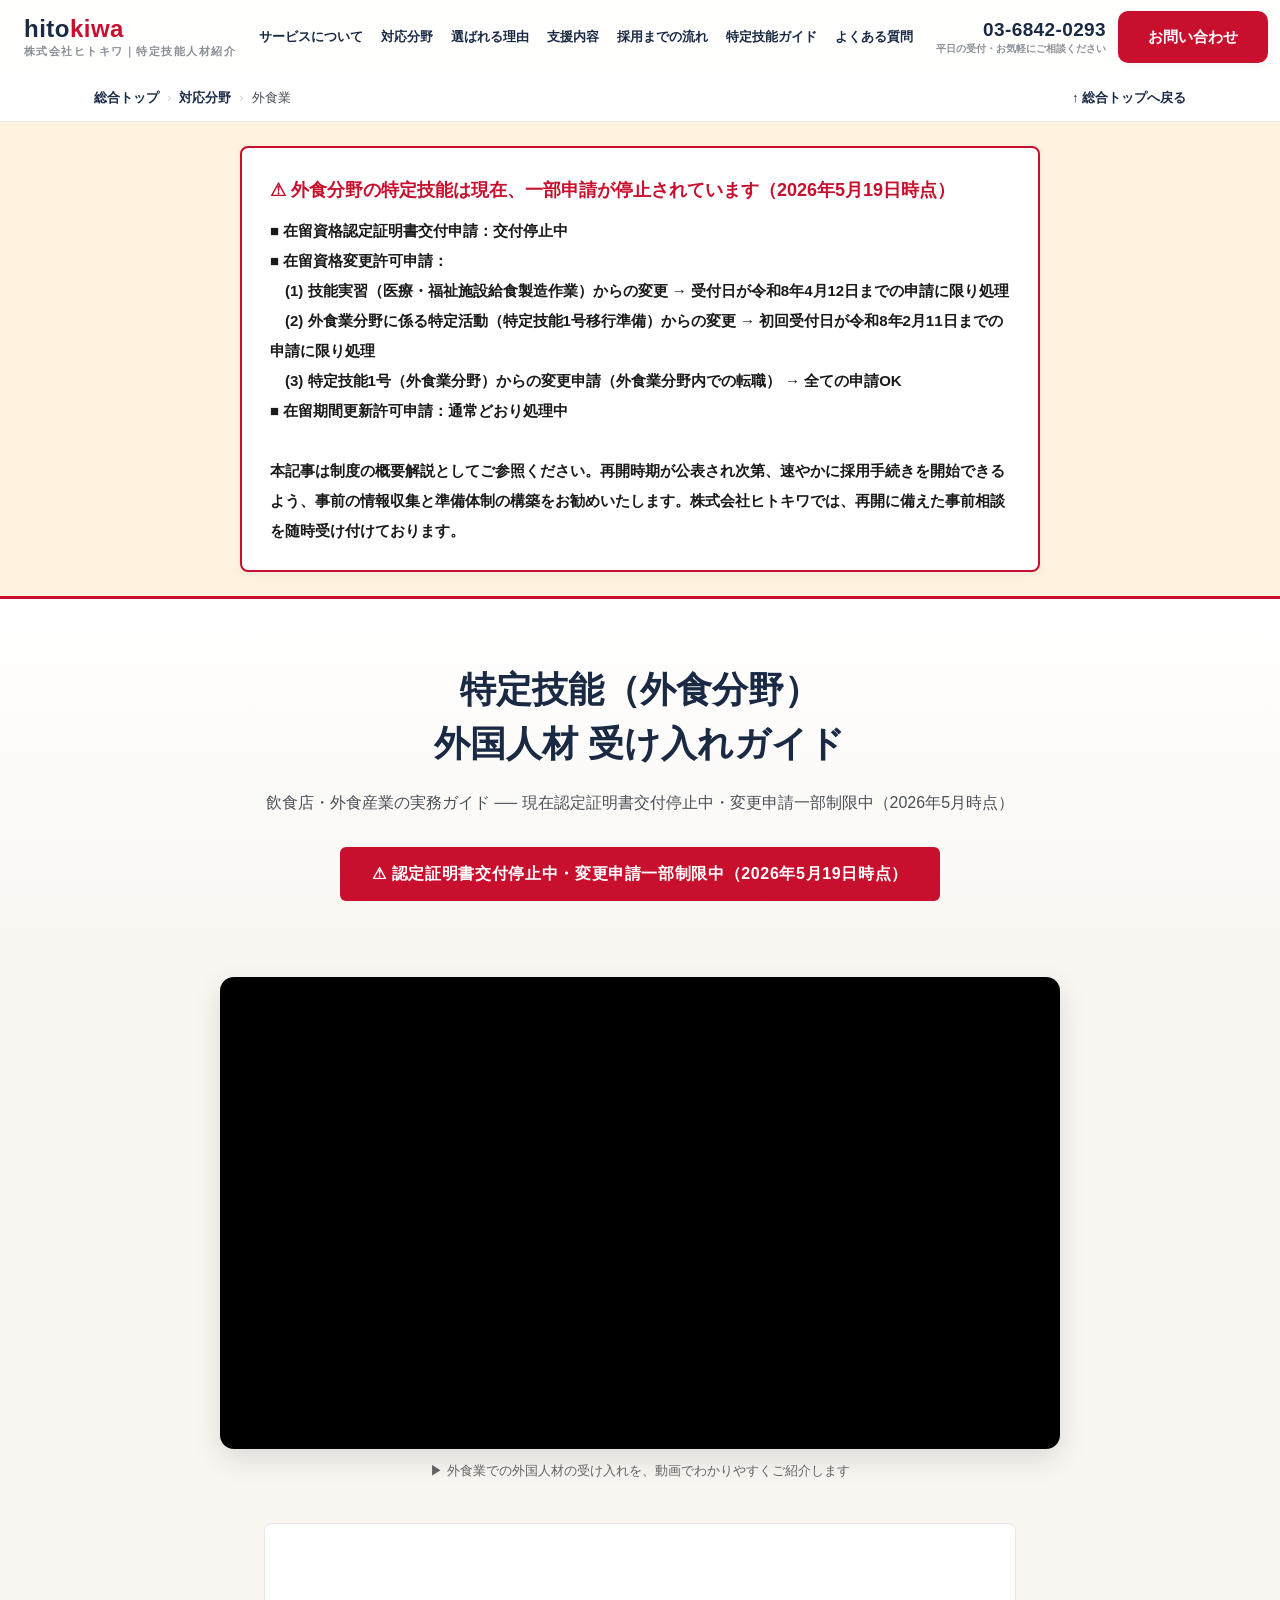
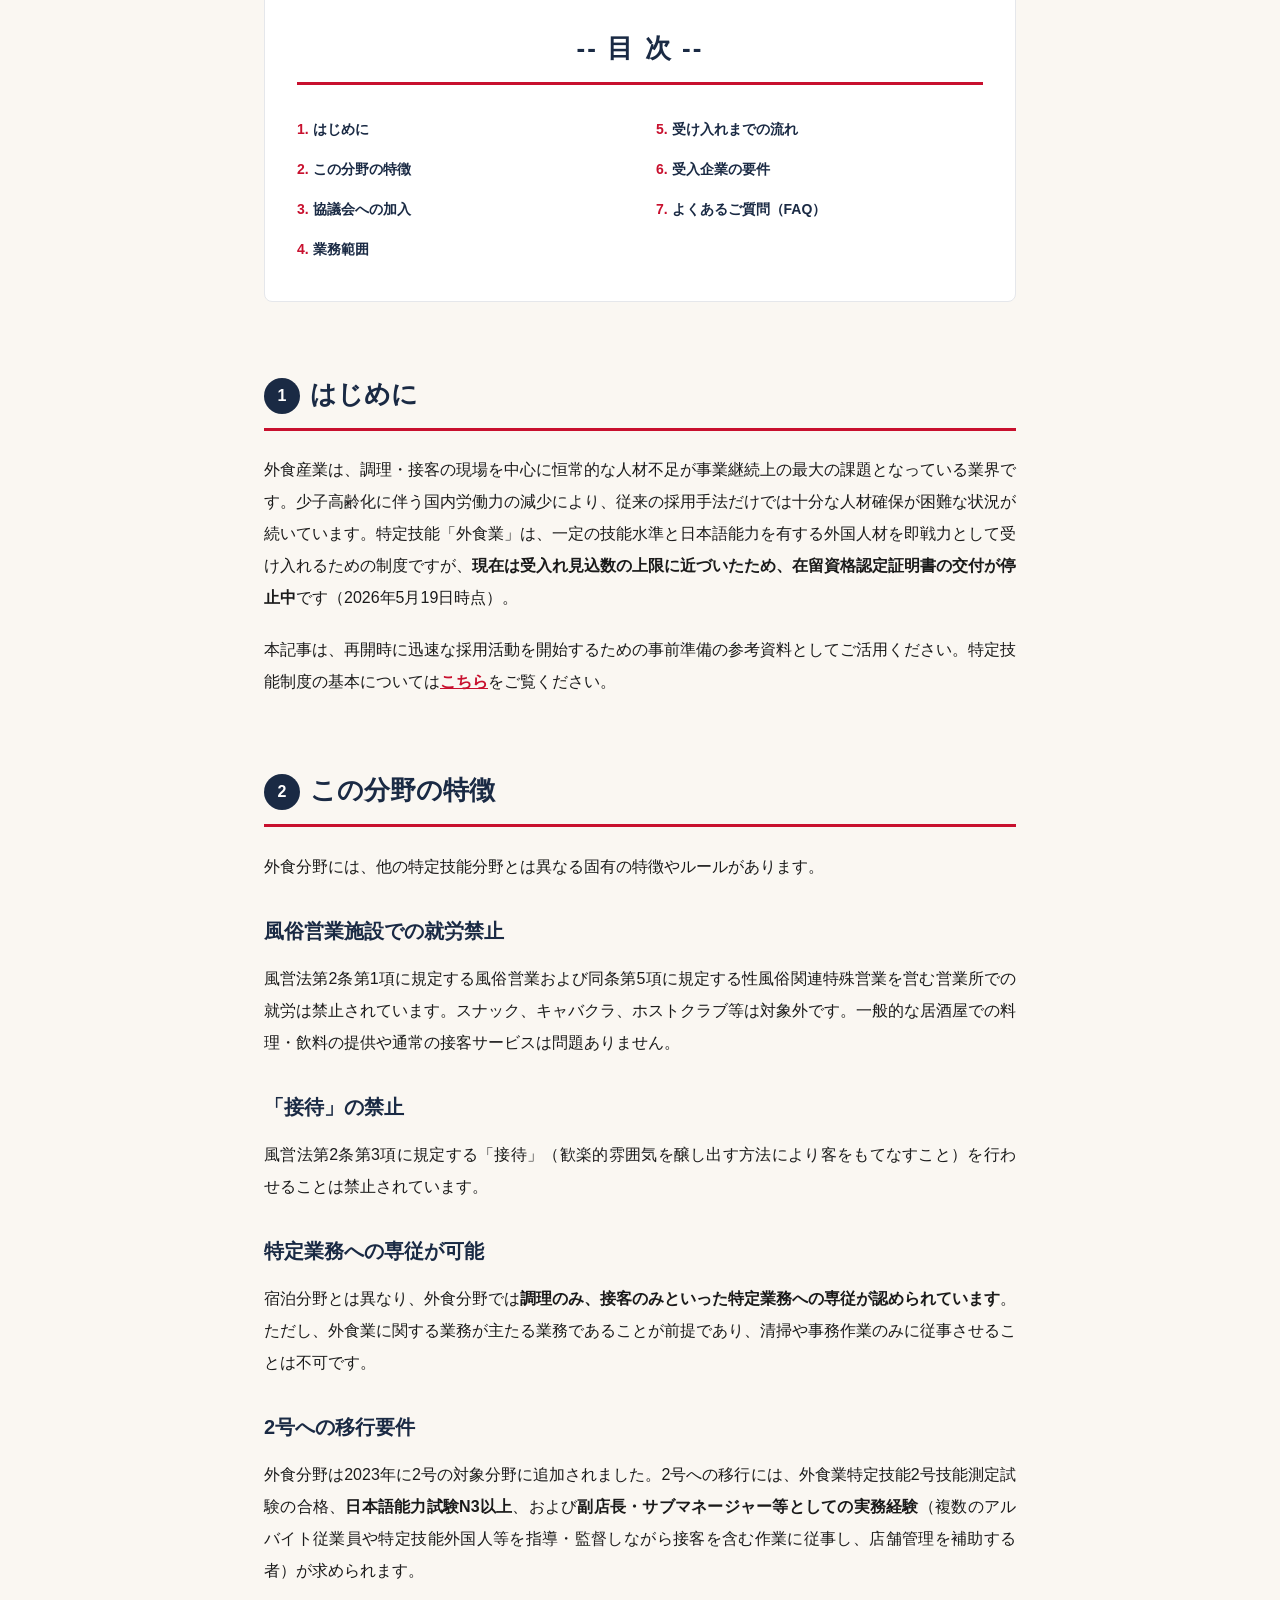
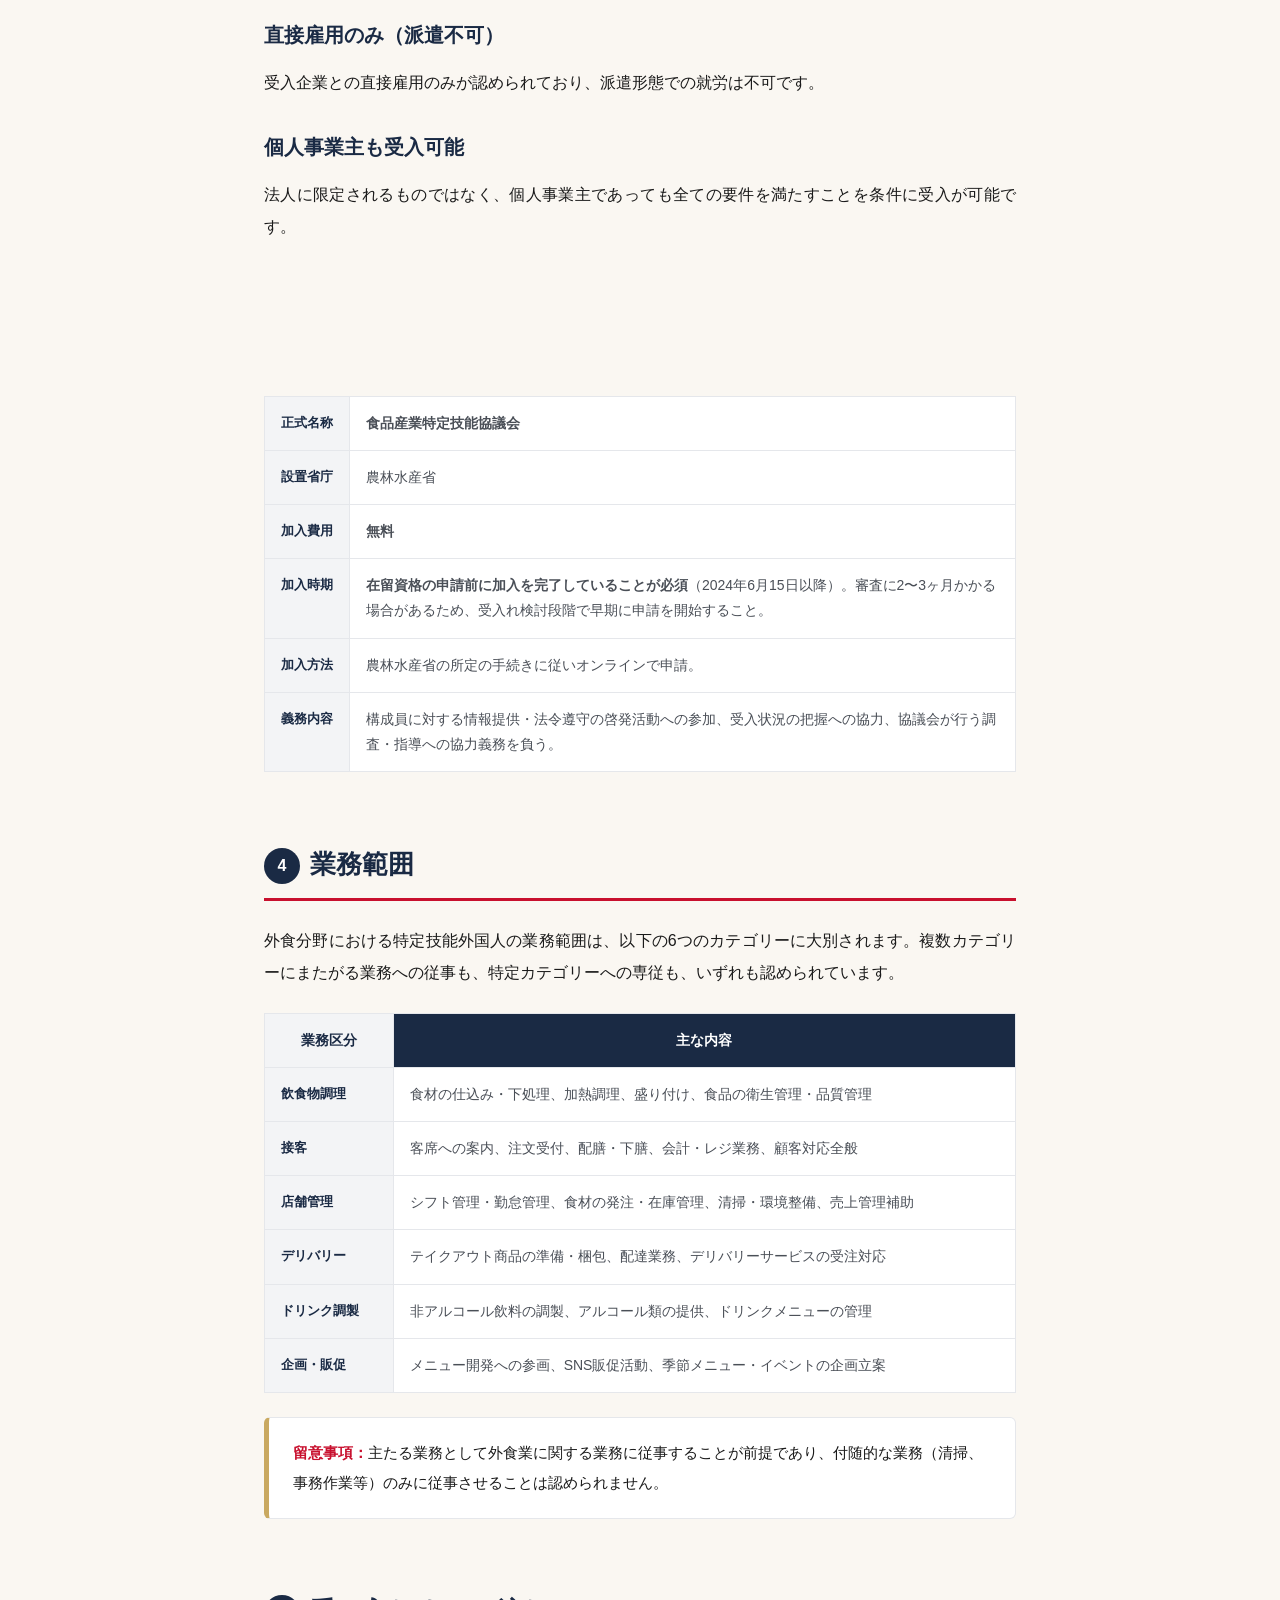
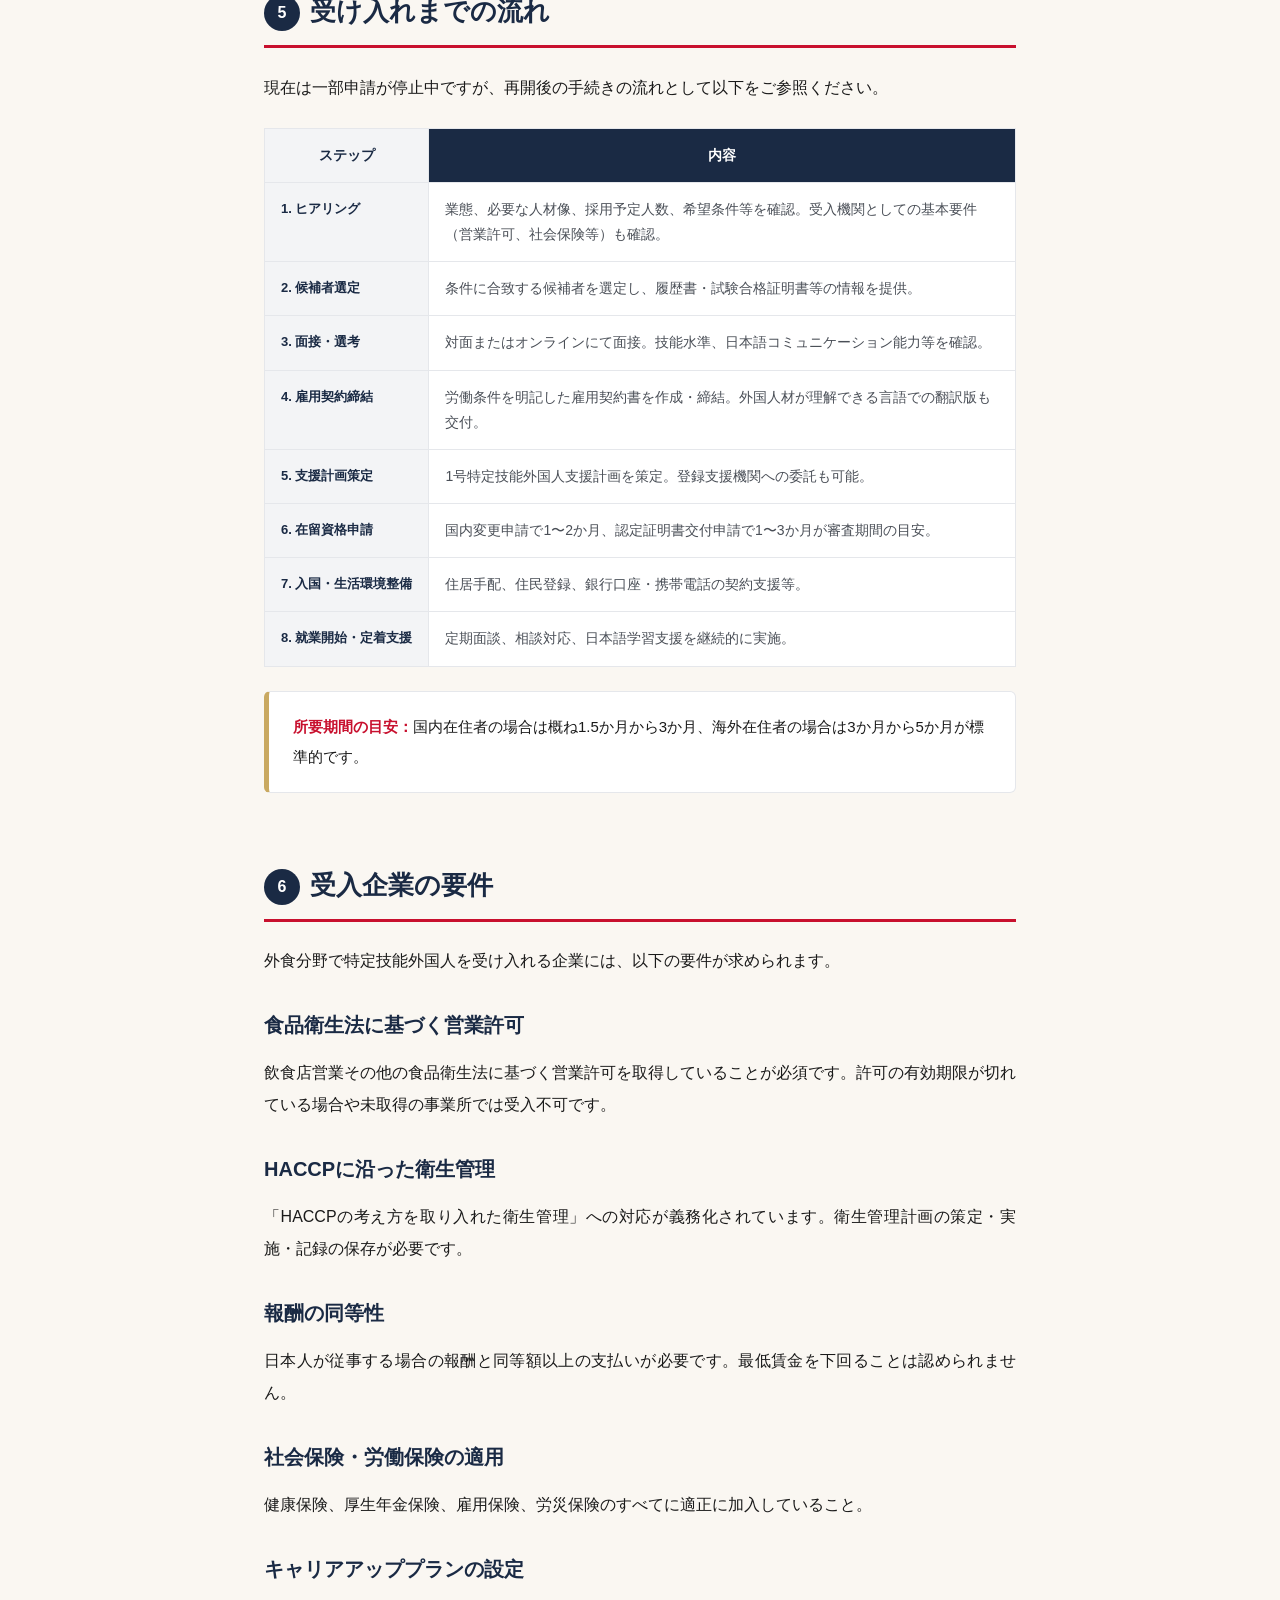
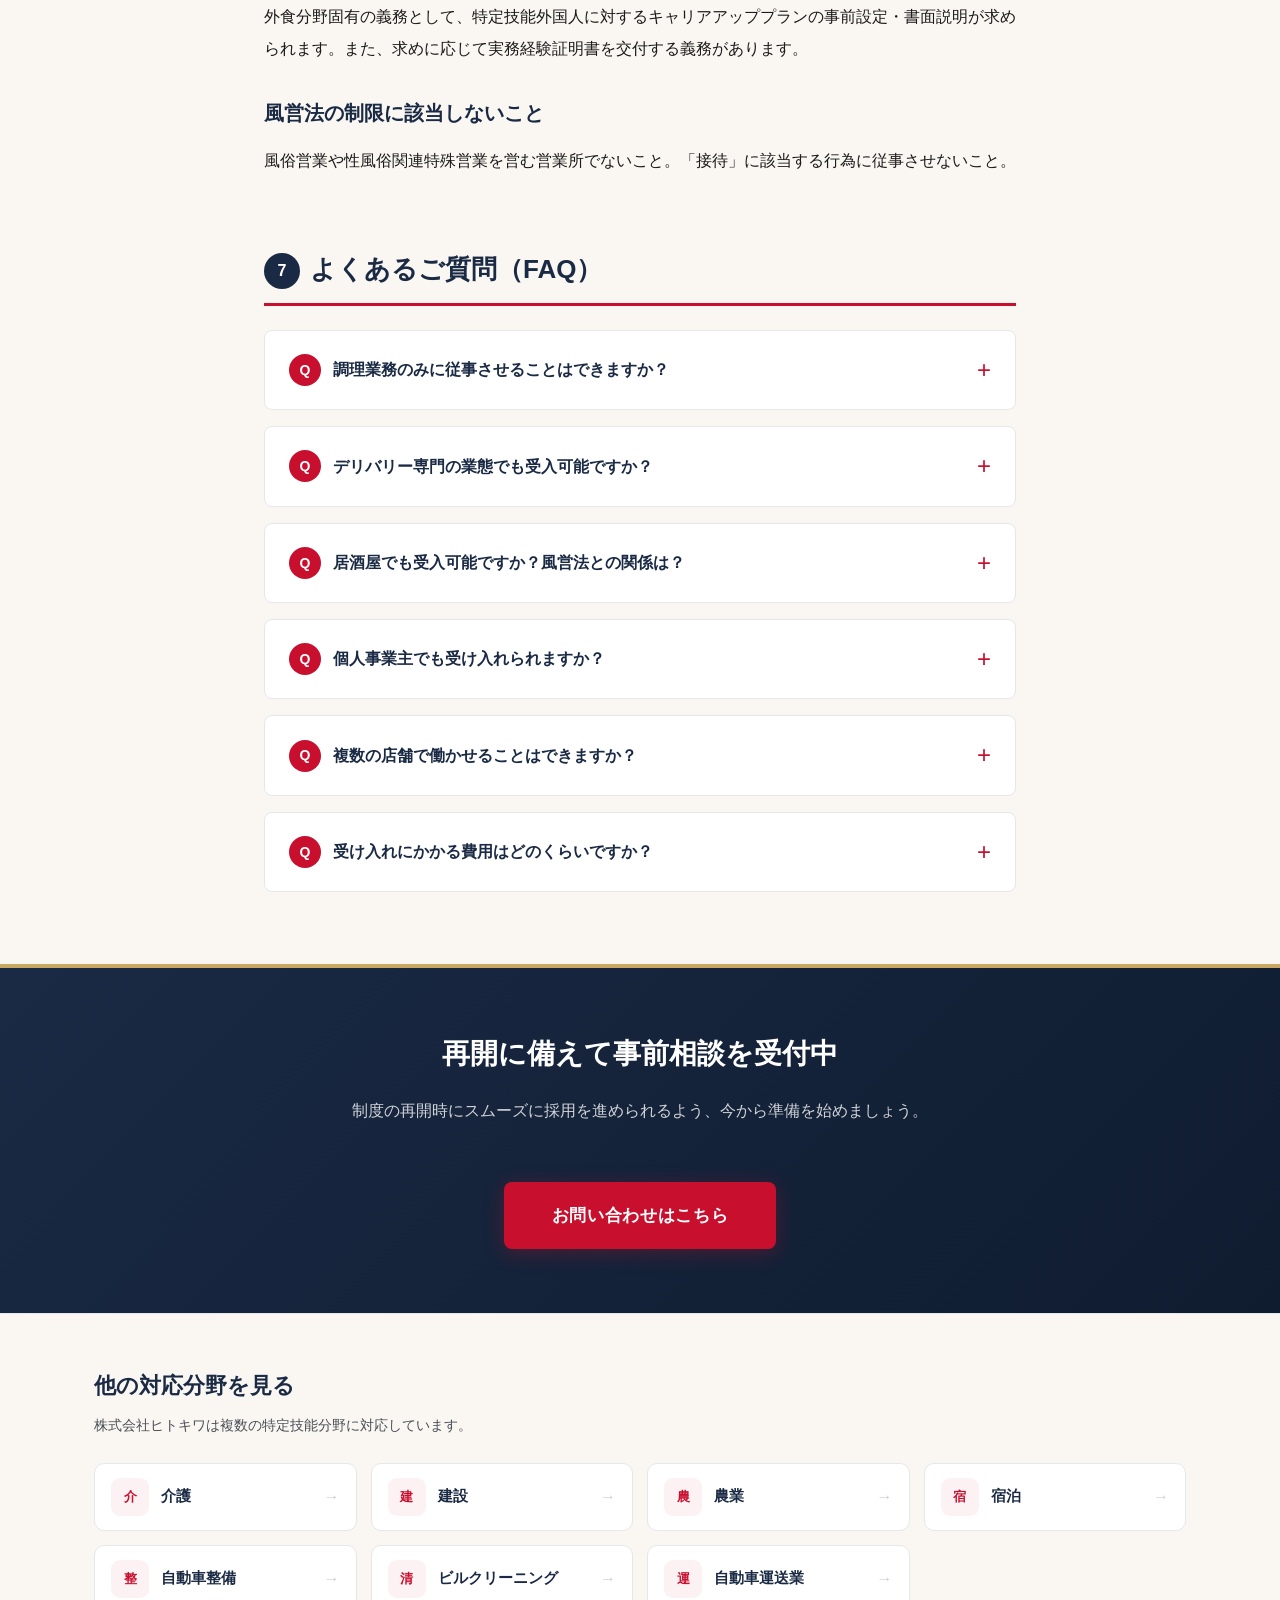
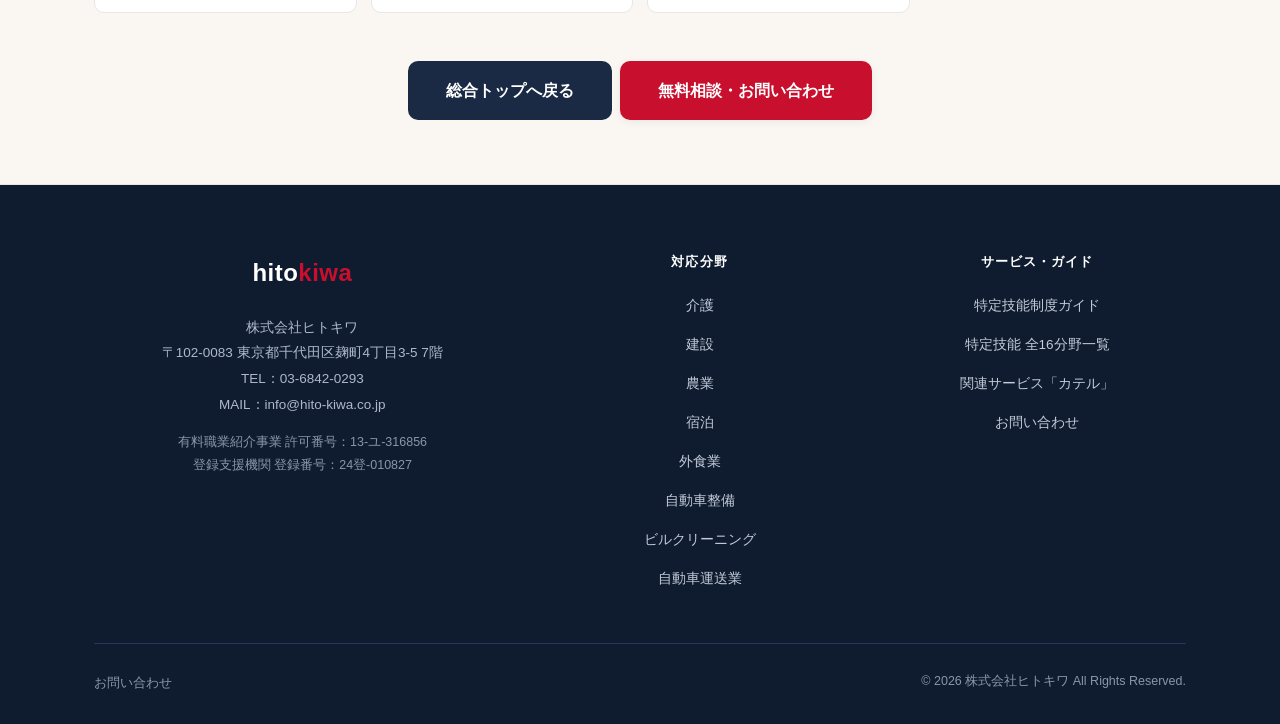
<file: hitokiwa_gaishoku_lp.html>
<!DOCTYPE html>

<html lang="ja">
<head><script>document.documentElement.classList.add('js');</script><link href="assets/css/common.css" rel="stylesheet"/><link href="assets/css/article.css" rel="stylesheet"/>
<meta charset="utf-8"/>
<meta content="width=device-width, initial-scale=1.0" name="viewport"/>
<title>特定技能（外食分野）外国人材 受け入れガイド｜株式会社ヒトキワ</title>
<meta content="特定技能・外食分野の業務範囲、協議会加入、受入条件、採用フローを実務視点で解説。現在認定証明書交付停止中（2026年5月時点）。再開に備えた事前相談を受付中。株式会社ヒトキワ。" name="description"/>
<style>
  :root{
    --red:#c8102e;
    --red-2:#9d0a23;
    --navy:#1a2a44;
    --navy-2:#0f1c30;
    --ivory:#faf7f2;
    --gold:#c9a961;
    --black:#1a1a1a;
    --gray-700:#4a4f57;
    --gray-500:#8a8f97;
    --gray-200:#e5e7eb;
    --gray-100:#f3f4f6;
    --shadow-sm:0 2px 8px rgba(26,42,68,.06);
    --shadow:0 4px 20px rgba(26,42,68,.08);
    --sans:"Hiragino Kaku Gothic ProN","Hiragino Sans","Noto Sans JP","Yu Gothic Medium","Meiryo",sans-serif;
  }
  *{box-sizing:border-box;margin:0;padding:0}
  html{scroll-behavior:smooth}
  body{background:var(--ivory);color:var(--black);font-family:var(--sans);-webkit-font-smoothing:antialiased}

  /* ===== Top bar ===== */
  .topbar{background:#fff;border-bottom:1px solid var(--gray-200);position:sticky;top:0;z-index:100;box-shadow:var(--shadow-sm)}
  .topbar-inner{max-width:800px;margin:0 auto;padding:14px 24px;display:flex;align-items:center;justify-content:space-between}
  .logo{font-weight:900;font-size:20px;color:var(--navy);letter-spacing:.04em}
  .logo span{color:var(--red)}
  .top-cta{display:flex;gap:12px;align-items:center}
  .top-tel{font-weight:900;color:var(--navy);font-size:16px;line-height:1.1}
  .top-tel small{display:block;font-size:10px;color:var(--gray-500);font-weight:500;margin-top:2px}
  .update-date{font-size:11px;color:var(--gray-500);text-align:right;line-height:1.3}
  .update-date span{display:block;font-weight:700;color:var(--navy)}

  /* ===== Warning banner ===== */
  .warning-banner{
    background:#fff3e0;
    border-bottom:3px solid var(--red);
    padding:24px;
  }
  .warning-inner{
    max-width:800px;margin:0 auto;
    background:#fff;
    border:2px solid var(--red);
    border-radius:8px;
    padding:24px 28px;
    box-shadow:var(--shadow-sm);
    line-height:2.0;
  }
  .warning-inner .warning-title{
    font-size:18px;
    font-weight:900;
    color:var(--red);
    margin-bottom:8px;
  }
  .warning-inner p{
    font-size:15px;
    color:var(--black);
    font-weight:700;
  }

  /* ===== Article container ===== */
  .article{
    max-width:800px;
    margin:0 auto;
    padding:0 24px;
    font-size:16px;
    line-height:2.0;
    color:var(--black);
  }

  /* ===== Hero / Title area ===== */
  .hero{
    padding:64px 24px 48px;
    background:linear-gradient(180deg,#fff 0%,var(--ivory) 100%);
    text-align:center;
  }
  .hero-inner{max-width:800px;margin:0 auto}
  .hero h1{
    font-size:36px;font-weight:900;line-height:1.5;
    color:var(--navy);margin-bottom:16px;
  }
  .hero .subtitle{
    font-size:16px;color:var(--gray-700);line-height:2.0;font-weight:500;
  }
  .hero .suspended-badge{
    display:inline-block;
    background:var(--red);color:#fff;
    padding:12px 32px;border-radius:6px;
    font-size:16px;font-weight:900;
    margin-top:28px;
    letter-spacing:.04em;
  }

  /* ===== TOC ===== */
  .toc{
    background:#fff;border:1px solid var(--gray-200);
    border-radius:8px;padding:32px;margin:40px 0 56px;
  }
  .toc h2{font-size:16px;font-weight:900;color:var(--navy);margin-bottom:16px;text-align:center;letter-spacing:.08em}
  .toc ol{
    columns:2;column-gap:32px;
    list-style:none;counter-reset:toc;
    padding:0;
  }
  .toc ol li{
    counter-increment:toc;
    padding:6px 0;font-size:14px;font-weight:700;
    color:var(--navy);break-inside:avoid;
  }
  .toc ol li::before{
    content:counter(toc) ". ";
    color:var(--red);font-weight:900;
  }
  .toc ol li a{color:var(--navy);text-decoration:none;border-bottom:1px solid transparent;transition:border-color .2s}
  .toc ol li a:hover{border-bottom-color:var(--red)}

  /* ===== Section headings ===== */
  .article h2{
    font-size:26px;font-weight:900;color:var(--navy);
    margin:72px 0 24px;padding-bottom:12px;
    border-bottom:3px solid var(--red);
    line-height:1.6;
  }
  .article h2 .num{
    display:inline-block;
    background:var(--navy);color:#fff;
    width:36px;height:36px;border-radius:50%;
    text-align:center;line-height:36px;
    font-size:16px;margin-right:10px;
    vertical-align:middle;
  }
  .article h3{
    font-size:20px;font-weight:900;color:var(--navy);
    margin:32px 0 16px;line-height:1.6;
  }

  /* ===== Paragraph ===== */
  .article p{
    margin-bottom:20px;
    text-align:justify;
    text-justify:inter-ideograph;
  }
  .article a.common-link{color:var(--red);font-weight:700;text-decoration:underline}

  /* ===== Inline notice boxes ===== */
  .notice{
    background:#fff;border:1px solid var(--gray-200);
    border-left:5px solid var(--red);
    border-radius:6px;padding:20px 24px;
    margin:24px 0;font-size:15px;
    line-height:2.0;
  }
  .notice.gold{border-left-color:var(--gold)}
  .notice.navy{border-left-color:var(--navy)}
  .notice strong{color:var(--red)}

  /* ===== Table ===== */
  .article table{
    width:100%;border-collapse:collapse;
    margin:24px 0;font-size:14px;
  }
  .article table th,.article table td{
    padding:14px 16px;border:1px solid var(--gray-200);
    text-align:left;vertical-align:top;line-height:1.8;
  }
  .article table thead th{
    background:var(--navy);color:#fff;font-weight:900;
    text-align:center;font-size:14px;
  }
  .article table thead th:first-child{background:var(--gray-100);color:var(--navy)}
  .article table tbody th{
    background:var(--gray-100);font-weight:900;color:var(--navy);
    white-space:nowrap;font-size:13px;
  }
  .article table tbody td{background:#fff;color:var(--gray-700)}
  .article table .hl{background:#fdf2f3;font-weight:700;color:var(--red)}

  /* ===== FAQ ===== */
  .faq-item{
    background:#fff;border:1px solid var(--gray-200);
    border-radius:8px;margin:16px 0;overflow:hidden;
  }
  .faq-q{
    padding:20px 24px;font-weight:900;color:var(--navy);
    cursor:pointer;display:flex;gap:12px;align-items:center;
    font-size:16px;line-height:1.6;
  }
  .faq-q::before{
    content:"Q";background:var(--red);color:#fff;
    width:32px;height:32px;border-radius:50%;
    display:flex;align-items:center;justify-content:center;
    font-size:14px;font-weight:900;flex-shrink:0;
  }
  .faq-q::after{
    content:"+";color:var(--red);font-size:24px;font-weight:300;
    margin-left:auto;flex-shrink:0;transition:transform .2s;
  }
  .faq-a{
    padding:0 24px 24px 68px;color:var(--gray-700);
    font-size:15px;line-height:2.0;display:none;
  }
  details[open] .faq-q::after{content:"\2212"}
  details[open] .faq-a{display:block}
  details summary{list-style:none}
  details summary::-webkit-details-marker{display:none}

  /* ===== CTA ===== */
  .cta-section{
    background:linear-gradient(135deg,var(--navy) 0%,var(--navy-2) 100%);
    color:#fff;padding:64px 24px;text-align:center;
    margin-top:72px;position:relative;
  }
  .cta-section::before{
    content:"";position:absolute;top:0;left:0;right:0;
    height:4px;background:var(--gold);
  }
  .cta-section h2{
    font-size:28px;font-weight:900;margin-bottom:16px;
    border:none;color:#fff;padding:0;
  }
  .cta-section .cta-lead{
    font-size:16px;color:rgba(255,255,255,.8);margin-bottom:32px;font-weight:500;
  }
  .cta-contacts{
    display:flex;gap:24px;flex-wrap:wrap;
    align-items:center;justify-content:center;
  }
  .cta-tel{
    display:flex;align-items:center;gap:10px;
    background:rgba(255,255,255,.1);padding:16px 24px;
    border-radius:8px;
  }
  .cta-tel .lbl{
    background:#fff;color:var(--navy);
    font-size:11px;font-weight:900;padding:4px 10px;border-radius:3px;
  }
  .cta-tel .num{font-size:24px;font-weight:900;letter-spacing:.04em}
  .cta-tel .note{font-size:11px;color:rgba(255,255,255,.7);margin-left:6px}
  .cta-company{margin-top:20px;font-size:13px;color:rgba(255,255,255,.6)}

  /* ===== Footer ===== */
  footer{background:var(--navy-2);color:rgba(255,255,255,.6);padding:32px 24px;text-align:center;font-size:12px;line-height:2.0}
  footer .company-info{margin-bottom:12px}

  /* ===== Mobile ===== */
  @media(max-width:600px){
    .topbar-inner{padding:10px 16px}
    .top-tel{display:none}
    .hero{padding:40px 16px 32px}
    .hero h1{font-size:24px}
    .article{padding:0 16px}
    .article h2{font-size:20px;margin:48px 0 16px}
    .toc ol{columns:1}
    .warning-inner{padding:16px 18px}
    .cta-section{padding:48px 16px}
    .cta-section h2{font-size:22px}
    .cta-tel .num{font-size:20px}
  }
  .cta-btn{display:inline-block;background:#c8102e;color:#fff;padding:18px 48px;border-radius:8px;font-weight:900;font-size:17px;letter-spacing:.04em;box-shadow:0 4px 20px rgba(200,16,46,.3);transition:all .2s;margin-top:24px;text-decoration:none}
  .cta-btn:hover{background:#9d0a23;transform:translateY(-2px);color:#fff}
</style>
</head>
<body>
<header class="site-header">
<div class="header-inner">
<a aria-label="株式会社ヒトキワ トップへ" class="brand" href="index.html">
<span class="brand-logo">hito<span>kiwa</span></span>
<span class="brand-sub">株式会社ヒトキワ｜特定技能人材紹介</span>
</a>
<nav aria-label="メインナビゲーション" class="global-nav" id="globalNav">
<ul>
<li><a href="index.html#service">サービスについて</a></li>
<li><a href="index.html#fields">対応分野</a></li>
<li><a href="index.html#reasons">選ばれる理由</a></li>
<li><a href="index.html#support">支援内容</a></li>
<li><a href="index.html#flow">採用までの流れ</a></li>
<li><a href="hitokiwa_tokutei_common.html">特定技能ガイド</a></li>
<li><a href="index.html#faq">よくある質問</a></li>
</ul>
</nav>
<div class="header-cta">
<a class="header-tel" href="tel:0368420293">
<span class="num">03-6842-0293</span>
<span class="lbl">平日の受付・お気軽にご相談ください</span>
</a>
<a class="btn btn--red" href="https://hito-kiwa.co.jp/contact/">お問い合わせ</a>
<button aria-controls="globalNav" aria-expanded="false" aria-label="メニューを開く" class="nav-toggle" id="navToggle"><span></span></button>
</div>
</div>
</header>
<div class="nav-overlay" id="navOverlay"></div>
<nav aria-label="パンくず" class="breadcrumb"><div class="breadcrumb-inner"><div class="crumbs"><a href="index.html">総合トップ</a><span class="sep">›</span><a href="index.html#fields">対応分野</a><span class="sep">›</span><span class="cur">外食業</span></div><a class="back-home" href="index.html">↑ 総合トップへ戻る</a></div></nav>



<!-- ===== TOP BAR ===== -->

<!-- ===== WARNING BANNER ===== -->
<div class="warning-banner">
<div class="warning-inner">
<div class="warning-title">⚠ 外食分野の特定技能は現在、一部申請が停止されています（2026年5月19日時点）</div>
<p>
<strong>■ 在留資格認定証明書交付申請：交付停止中</strong><br/>
<strong>■ 在留資格変更許可申請：</strong><br/>
      　(1) 技能実習（医療・福祉施設給食製造作業）からの変更 → 受付日が令和8年4月12日までの申請に限り処理<br/>
      　(2) 外食業分野に係る特定活動（特定技能1号移行準備）からの変更 → 初回受付日が令和8年2月11日までの申請に限り処理<br/>
      　(3) 特定技能1号（外食業分野）からの変更申請（外食業分野内での転職） → 全ての申請OK<br/>
<strong>■ 在留期間更新許可申請：通常どおり処理中</strong><br/><br/>
      本記事は制度の概要解説としてご参照ください。再開時期が公表され次第、速やかに採用手続きを開始できるよう、事前の情報収集と準備体制の構築をお勧めいたします。株式会社ヒトキワでは、再開に備えた事前相談を随時受け付けております。
    </p>
</div>
</div>
<!-- ===== HERO ===== -->
<section class="hero">
<div class="hero-inner">
<h1>特定技能（外食分野）<br/>外国人材 受け入れガイド</h1>
<p class="subtitle">飲食店・外食産業の実務ガイド ── 現在認定証明書交付停止中・変更申請一部制限中（2026年5月時点）</p>
<div class="suspended-badge">⚠ 認定証明書交付停止中・変更申請一部制限中（2026年5月19日時点）</div>
</div>
</section>
<!-- ===== INTRO MOVIE ===== -->
<section aria-label="外食業 サービス紹介動画" style="max-width:880px;margin:28px auto 4px;padding:0 20px;">
<div style="position:relative;width:100%;padding-bottom:56.25%;border-radius:14px;overflow:hidden;box-shadow:0 10px 30px rgba(0,0,0,.12);background:#000;">
<iframe src="https://www.youtube.com/embed/b5z15bjGHKE?rel=0" title="【特定技能・外食業】新規受入停止でも国内転職で採用｜株式会社ヒトキワ" loading="lazy" allow="accelerometer; autoplay; clipboard-write; encrypted-media; gyroscope; picture-in-picture; web-share" allowfullscreen style="position:absolute;top:0;left:0;width:100%;height:100%;border:0;"></iframe>
</div>
<p style="text-align:center;font-size:13px;color:#666;margin-top:10px;">▶ 外食業での外国人材の受け入れを、動画でわかりやすくご紹介します</p>
</section>
<!-- ===== ARTICLE BODY ===== -->
<div class="article">
<!-- TOC -->
<nav class="toc">
<h2 data-animate="">-- 目 次 --</h2>
<ol>
<li><a href="#sec1">はじめに</a></li>
<li><a href="#sec2">この分野の特徴</a></li>
<li><a href="#sec3">協議会への加入</a></li>
<li><a href="#sec4">業務範囲</a></li>
<li><a href="#sec5">受け入れまでの流れ</a></li>
<li><a href="#sec6">受入企業の要件</a></li>
<li><a href="#sec7">よくあるご質問（FAQ）</a></li>
</ol>
</nav>
<!-- ===== 1. はじめに ===== -->
<h2 data-animate="" id="sec1"><span class="num">1</span>はじめに</h2>
<p>外食産業は、調理・接客の現場を中心に恒常的な人材不足が事業継続上の最大の課題となっている業界です。少子高齢化に伴う国内労働力の減少により、従来の採用手法だけでは十分な人材確保が困難な状況が続いています。特定技能「外食業」は、一定の技能水準と日本語能力を有する外国人材を即戦力として受け入れるための制度ですが、<strong>現在は受入れ見込数の上限に近づいたため、在留資格認定証明書の交付が停止中</strong>です（2026年5月19日時点）。</p>
<p>本記事は、再開時に迅速な採用活動を開始するための事前準備の参考資料としてご活用ください。特定技能制度の基本については<a class="common-link" href="hitokiwa_tokutei_common.html">こちら</a>をご覧ください。</p>
<!-- ===== 2. この分野の特徴 ===== -->
<h2 data-animate="" id="sec2"><span class="num">2</span>この分野の特徴</h2>
<p>外食分野には、他の特定技能分野とは異なる固有の特徴やルールがあります。</p>
<h3>風俗営業施設での就労禁止</h3>
<p>風営法第2条第1項に規定する風俗営業および同条第5項に規定する性風俗関連特殊営業を営む営業所での就労は禁止されています。スナック、キャバクラ、ホストクラブ等は対象外です。一般的な居酒屋での料理・飲料の提供や通常の接客サービスは問題ありません。</p>
<h3>「接待」の禁止</h3>
<p>風営法第2条第3項に規定する「接待」（歓楽的雰囲気を醸し出す方法により客をもてなすこと）を行わせることは禁止されています。</p>
<h3>特定業務への専従が可能</h3>
<p>宿泊分野とは異なり、外食分野では<strong>調理のみ、接客のみといった特定業務への専従が認められています</strong>。ただし、外食業に関する業務が主たる業務であることが前提であり、清掃や事務作業のみに従事させることは不可です。</p>
<h3>2号への移行要件</h3>
<p>外食分野は2023年に2号の対象分野に追加されました。2号への移行には、外食業特定技能2号技能測定試験の合格、<strong>日本語能力試験N3以上</strong>、および<strong>副店長・サブマネージャー等としての実務経験</strong>（複数のアルバイト従業員や特定技能外国人等を指導・監督しながら接客を含む作業に従事し、店舗管理を補助する者）が求められます。</p>
<h3>直接雇用のみ（派遣不可）</h3>
<p>受入企業との直接雇用のみが認められており、派遣形態での就労は不可です。</p>
<h3>個人事業主も受入可能</h3>
<p>法人に限定されるものではなく、個人事業主であっても全ての要件を満たすことを条件に受入が可能です。</p>
<!-- ===== 3. 協議会への加入 ===== -->
<h2 data-animate="" id="sec3"><span class="num">3</span>協議会への加入</h2>
<table>
<tbody>
<tr>
<th>正式名称</th>
<td><strong>食品産業特定技能協議会</strong></td>
</tr>
<tr>
<th>設置省庁</th>
<td>農林水産省</td>
</tr>
<tr>
<th>加入費用</th>
<td><strong>無料</strong></td>
</tr>
<tr>
<th>加入時期</th>
<td><strong>在留資格の申請前に加入を完了していることが必須</strong>（2024年6月15日以降）。審査に2〜3ヶ月かかる場合があるため、受入れ検討段階で早期に申請を開始すること。</td>
</tr>
<tr>
<th>加入方法</th>
<td>農林水産省の所定の手続きに従いオンラインで申請。</td>
</tr>
<tr>
<th>義務内容</th>
<td>構成員に対する情報提供・法令遵守の啓発活動への参加、受入状況の把握への協力、協議会が行う調査・指導への協力義務を負う。</td>
</tr>
</tbody>
</table>
<!-- ===== 4. 業務範囲 ===== -->
<h2 data-animate="" id="sec4"><span class="num">4</span>業務範囲</h2>
<p>外食分野における特定技能外国人の業務範囲は、以下の6つのカテゴリーに大別されます。複数カテゴリーにまたがる業務への従事も、特定カテゴリーへの専従も、いずれも認められています。</p>
<table>
<thead>
<tr>
<th>業務区分</th>
<th>主な内容</th>
</tr>
</thead>
<tbody>
<tr>
<th>飲食物調理</th>
<td>食材の仕込み・下処理、加熱調理、盛り付け、食品の衛生管理・品質管理</td>
</tr>
<tr>
<th>接客</th>
<td>客席への案内、注文受付、配膳・下膳、会計・レジ業務、顧客対応全般</td>
</tr>
<tr>
<th>店舗管理</th>
<td>シフト管理・勤怠管理、食材の発注・在庫管理、清掃・環境整備、売上管理補助</td>
</tr>
<tr>
<th>デリバリー</th>
<td>テイクアウト商品の準備・梱包、配達業務、デリバリーサービスの受注対応</td>
</tr>
<tr>
<th>ドリンク調製</th>
<td>非アルコール飲料の調製、アルコール類の提供、ドリンクメニューの管理</td>
</tr>
<tr>
<th>企画・販促</th>
<td>メニュー開発への参画、SNS販促活動、季節メニュー・イベントの企画立案</td>
</tr>
</tbody>
</table>
<div class="notice gold">
<strong>留意事項：</strong>主たる業務として外食業に関する業務に従事することが前提であり、付随的な業務（清掃、事務作業等）のみに従事させることは認められません。
  </div>
<!-- ===== 5. 受け入れまでの流れ ===== -->
<h2 data-animate="" id="sec5"><span class="num">5</span>受け入れまでの流れ</h2>
<p>現在は一部申請が停止中ですが、再開後の手続きの流れとして以下をご参照ください。</p>
<table>
<thead>
<tr>
<th>ステップ</th>
<th>内容</th>
</tr>
</thead>
<tbody>
<tr>
<th>1. ヒアリング</th>
<td>業態、必要な人材像、採用予定人数、希望条件等を確認。受入機関としての基本要件（営業許可、社会保険等）も確認。</td>
</tr>
<tr>
<th>2. 候補者選定</th>
<td>条件に合致する候補者を選定し、履歴書・試験合格証明書等の情報を提供。</td>
</tr>
<tr>
<th>3. 面接・選考</th>
<td>対面またはオンラインにて面接。技能水準、日本語コミュニケーション能力等を確認。</td>
</tr>
<tr>
<th>4. 雇用契約締結</th>
<td>労働条件を明記した雇用契約書を作成・締結。外国人材が理解できる言語での翻訳版も交付。</td>
</tr>
<tr>
<th>5. 支援計画策定</th>
<td>1号特定技能外国人支援計画を策定。登録支援機関への委託も可能。</td>
</tr>
<tr>
<th>6. 在留資格申請</th>
<td>国内変更申請で1〜2か月、認定証明書交付申請で1〜3か月が審査期間の目安。</td>
</tr>
<tr>
<th>7. 入国・生活環境整備</th>
<td>住居手配、住民登録、銀行口座・携帯電話の契約支援等。</td>
</tr>
<tr>
<th>8. 就業開始・定着支援</th>
<td>定期面談、相談対応、日本語学習支援を継続的に実施。</td>
</tr>
</tbody>
</table>
<div class="notice gold">
<strong>所要期間の目安：</strong>国内在住者の場合は概ね1.5か月から3か月、海外在住者の場合は3か月から5か月が標準的です。
  </div>
<!-- ===== 6. 受入企業の要件 ===== -->
<h2 data-animate="" id="sec6"><span class="num">6</span>受入企業の要件</h2>
<p>外食分野で特定技能外国人を受け入れる企業には、以下の要件が求められます。</p>
<h3>食品衛生法に基づく営業許可</h3>
<p>飲食店営業その他の食品衛生法に基づく営業許可を取得していることが必須です。許可の有効期限が切れている場合や未取得の事業所では受入不可です。</p>
<h3>HACCPに沿った衛生管理</h3>
<p>「HACCPの考え方を取り入れた衛生管理」への対応が義務化されています。衛生管理計画の策定・実施・記録の保存が必要です。</p>
<h3>報酬の同等性</h3>
<p>日本人が従事する場合の報酬と同等額以上の支払いが必要です。最低賃金を下回ることは認められません。</p>
<h3>社会保険・労働保険の適用</h3>
<p>健康保険、厚生年金保険、雇用保険、労災保険のすべてに適正に加入していること。</p>
<h3>キャリアアッププランの設定</h3>
<p>外食分野固有の義務として、特定技能外国人に対するキャリアアッププランの事前設定・書面説明が求められます。また、求めに応じて実務経験証明書を交付する義務があります。</p>
<h3>風営法の制限に該当しないこと</h3>
<p>風俗営業や性風俗関連特殊営業を営む営業所でないこと。「接待」に該当する行為に従事させないこと。</p>
<!-- ===== 7. FAQ ===== -->
<h2 data-animate="" id="sec7"><span class="num">7</span>よくあるご質問（FAQ）</h2>
<details class="faq-item">
<summary class="faq-q">調理業務のみに従事させることはできますか？</summary>
<div class="faq-a">はい、可能です。外食分野では調理のみ、接客のみといった特定業務への専従が認められています。ただし、外食業に関する業務が主たる業務であることが前提です。</div>
</details>
<details class="faq-item">
<summary class="faq-q">デリバリー専門の業態でも受入可能ですか？</summary>
<div class="faq-a">はい、食品衛生法に基づく営業許可を取得していれば可能です。ゴーストキッチン（実店舗を持たないデリバリー専用調理施設）であっても、営業許可があれば対象となります。</div>
</details>
<details class="faq-item">
<summary class="faq-q">居酒屋でも受入可能ですか？風営法との関係は？</summary>
<div class="faq-a">一般的な居酒屋であれば受入可能です。ただし、風営法上の風俗営業の許可を受けて営業している店舗（スナック、キャバクラ等）は対象外です。また、「接待」を行わせることも禁止されています。</div>
</details>
<details class="faq-item">
<summary class="faq-q">個人事業主でも受け入れられますか？</summary>
<div class="faq-a">はい、可能です。ただし法人と同様に、営業許可、社会保険、報酬の同等性、支援計画等すべての要件を満たす必要があります。</div>
</details>
<details class="faq-item">
<summary class="faq-q">複数の店舗で働かせることはできますか？</summary>
<div class="faq-a">同一の受入企業が運営する複数の店舗であれば可能です。ただし、雇用契約書にすべての勤務場所を記載する必要があります。異なる法人が運営する店舗での勤務は認められません。</div>
</details>
<details class="faq-item">
<summary class="faq-q">受け入れにかかる費用はどのくらいですか？</summary>
<div class="faq-a">業種や採用ルートにより異なりますので、お気軽にお問い合わせください。</div>
</details>
</div><!-- /.article -->
<!-- ===== CTA ===== -->
<div class="cta-section">
<h2 data-animate="">再開に備えて事前相談を受付中</h2>
<p class="cta-lead">制度の再開時にスムーズに採用を進められるよう、今から準備を始めましょう。</p>
<a class="cta-btn" href="https://hito-kiwa.co.jp/contact/" target="_blank">お問い合わせはこちら</a>
</div>
<!-- ===== FOOTER ===== -->

<section class="related-fields"><div class="rf-inner"><h2>他の対応分野を見る</h2><p class="rf-lead">株式会社ヒトキワは複数の特定技能分野に対応しています。</p><div class="rf-grid"><a class="rf-card" href="hitokiwa_kaigo_lp.html"><span class="rf-ic">介</span><span class="rf-name">介護</span><span class="rf-arrow">→</span></a><a class="rf-card" href="hitokiwa_kensetsu_lp.html"><span class="rf-ic">建</span><span class="rf-name">建設</span><span class="rf-arrow">→</span></a><a class="rf-card" href="hitokiwa_nogyo_lp.html"><span class="rf-ic">農</span><span class="rf-name">農業</span><span class="rf-arrow">→</span></a><a class="rf-card" href="hitokiwa_shukuhaku_lp.html"><span class="rf-ic">宿</span><span class="rf-name">宿泊</span><span class="rf-arrow">→</span></a><a class="rf-card" href="hitokiwa_jidosha_lp.html"><span class="rf-ic">整</span><span class="rf-name">自動車整備</span><span class="rf-arrow">→</span></a><a class="rf-card" href="hitokiwa_cleaning_lp.html"><span class="rf-ic">清</span><span class="rf-name">ビルクリーニング</span><span class="rf-arrow">→</span></a><a class="rf-card" href="hitokiwa_unso_lp.html"><span class="rf-ic">運</span><span class="rf-name">自動車運送業</span><span class="rf-arrow">→</span></a></div><div class="article-bottom-cta"><a class="btn btn--navy btn--lg" href="index.html">総合トップへ戻る</a><a class="btn btn--red btn--lg" href="https://hito-kiwa.co.jp/contact/">無料相談・お問い合わせ</a></div></div></section>
<footer class="site-footer">
<div class="wrap">
<div class="footer-grid">
<div class="footer-brand">
<span class="brand-logo">hito<span>kiwa</span></span>
<p class="f-addr">株式会社ヒトキワ<br/>〒102-0083 東京都千代田区麹町4丁目3-5 7階<br/>TEL：<a href="tel:0368420293">03-6842-0293</a><br/>MAIL：<a href="mailto:info@hito-kiwa.co.jp">info@hito-kiwa.co.jp</a></p>
<p class="f-license">有料職業紹介事業 許可番号：13-ユ-316856<br/>登録支援機関 登録番号：24登-010827</p>
</div>
<div class="footer-col">
<h4>対応分野</h4>
<ul>
<li><a href="hitokiwa_kaigo_lp.html">介護</a></li>
<li><a href="hitokiwa_kensetsu_lp.html">建設</a></li>
<li><a href="hitokiwa_nogyo_lp.html">農業</a></li>
<li><a href="hitokiwa_shukuhaku_lp.html">宿泊</a></li>
<li><a href="hitokiwa_gaishoku_lp.html">外食業</a></li>
<li><a href="hitokiwa_jidosha_lp.html">自動車整備</a></li>
<li><a href="hitokiwa_cleaning_lp.html">ビルクリーニング</a></li>
<li><a href="hitokiwa_unso_lp.html">自動車運送業</a></li>
</ul>
</div>
<div class="footer-col">
<h4>サービス・ガイド</h4>
<ul>
<li><a href="hitokiwa_tokutei_common.html">特定技能制度ガイド</a></li>
<li><a href="hitokiwa_fields.html">特定技能 全16分野一覧</a></li>
<li><a href="hitokiwa_kateru_lp.html">関連サービス「カテル」</a></li>
<li><a href="https://hito-kiwa.co.jp/contact/">お問い合わせ</a></li>
</ul>
</div>
</div>
<div class="footer-bottom">
<div class="legal"><a href="https://hito-kiwa.co.jp/contact/">お問い合わせ</a></div>
<div class="copy">© 2026 株式会社ヒトキワ All Rights Reserved.</div>
</div>
</div>
</footer>
<script src="assets/js/common.js"></script></body>
</html>
</file>
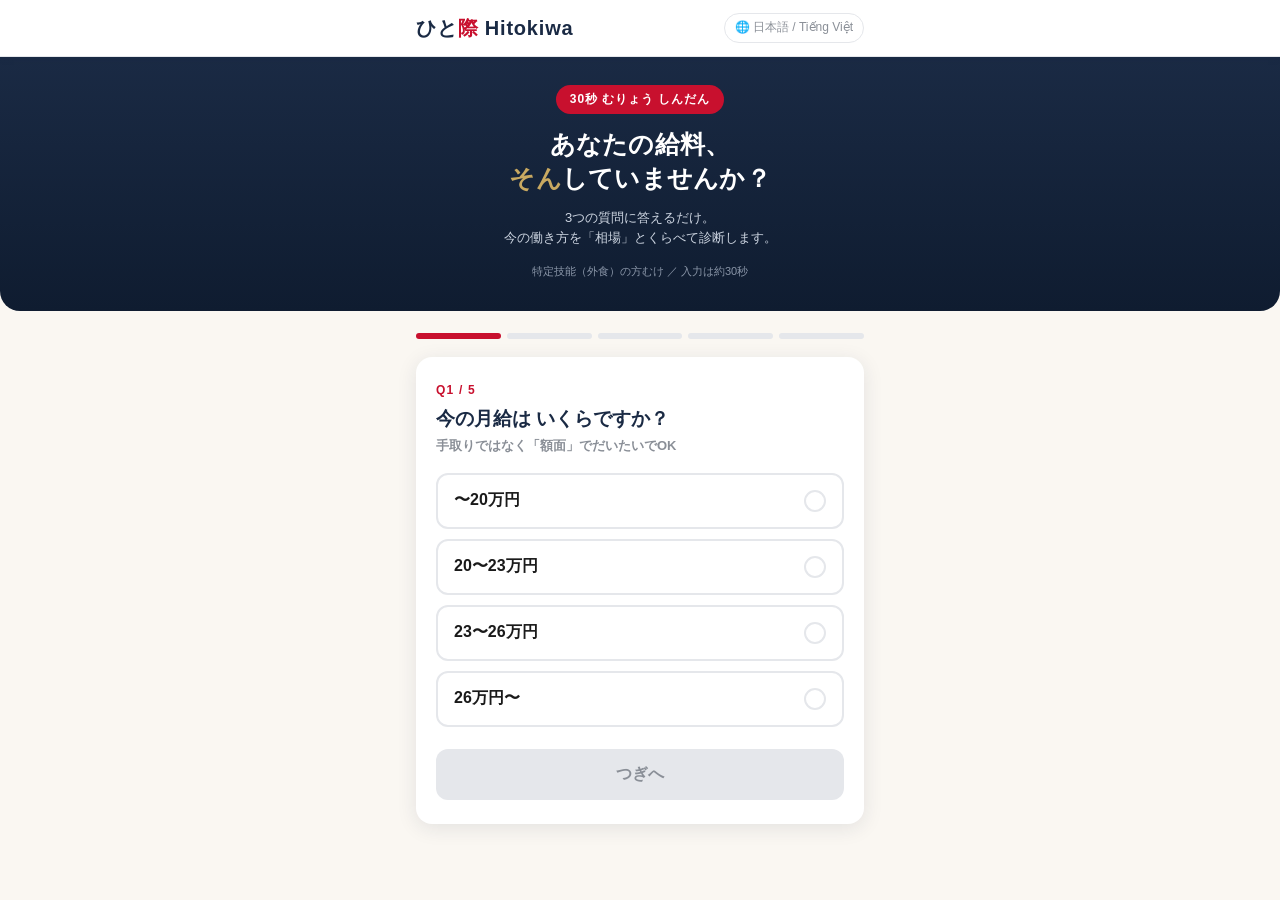
<file: hitokiwa_gaishoku_shindan_form.html>
<!DOCTYPE html>
<html lang="ja">
<head>
<meta charset="UTF-8">
<meta name="viewport" content="width=device-width, initial-scale=1.0">
<title>給料そんしてない？診断｜ひと際 Hitokiwa</title>
<style>
  :root{
    --red:#c8102e; --red-2:#9d0a23; --navy:#1a2a44; --navy-2:#0f1c30;
    --ivory:#faf7f2; --gold:#c9a961; --black:#1a1a1a;
    --gray-700:#4a4f57; --gray-500:#8a8f97; --gray-200:#e5e7eb; --gray-100:#f3f4f6;
    --green:#1f9d55;
    --shadow-sm:0 2px 8px rgba(26,42,68,.06);
    --shadow:0 4px 20px rgba(26,42,68,.10);
    --sans:"Hiragino Kaku Gothic ProN","Hiragino Sans","Noto Sans JP","Yu Gothic Medium","Meiryo",sans-serif;
  }
  *{box-sizing:border-box;margin:0;padding:0}
  body{background:var(--ivory);color:var(--black);font-family:var(--sans);-webkit-font-smoothing:antialiased;line-height:1.6}
  .wrap{max-width:480px;margin:0 auto;padding:0 16px 60px}
  /* header */
  .topbar{background:#fff;border-bottom:1px solid var(--gray-200);position:sticky;top:0;z-index:100;box-shadow:var(--shadow-sm)}
  .topbar-in{max-width:480px;margin:0 auto;padding:12px 16px;display:flex;align-items:center;justify-content:space-between}
  .logo{font-weight:900;font-size:20px;color:var(--navy);letter-spacing:.04em}
  .logo span{color:var(--red)}
  .lang{font-size:12px;color:var(--gray-500);border:1px solid var(--gray-200);border-radius:20px;padding:4px 10px;background:#fff}
  /* hero */
  .hero{background:linear-gradient(180deg,var(--navy) 0%,var(--navy-2) 100%);color:#fff;padding:28px 20px 30px;text-align:center;border-radius:0 0 20px 20px}
  .hero .tag{display:inline-block;background:var(--red);color:#fff;font-size:12px;font-weight:900;padding:5px 14px;border-radius:20px;letter-spacing:.08em;margin-bottom:14px}
  .hero h1{font-size:25px;font-weight:900;line-height:1.35;letter-spacing:.01em}
  .hero h1 em{color:var(--gold);font-style:normal}
  .hero p{font-size:13px;color:#cdd5e1;margin-top:12px}
  .hero .meta{font-size:11px;color:#8a96a8;margin-top:14px}
  /* progress */
  .prog{display:flex;gap:6px;margin:22px 0 18px}
  .prog i{flex:1;height:6px;border-radius:6px;background:var(--gray-200);transition:.3s}
  .prog i.on{background:var(--red)}
  /* card */
  .card{background:#fff;border-radius:16px;box-shadow:var(--shadow);padding:24px 20px;margin-top:4px}
  .qno{font-size:12px;font-weight:900;color:var(--red);letter-spacing:.1em}
  .q{font-size:19px;font-weight:900;color:var(--navy);margin:6px 0 4px;line-height:1.4}
  .q small{display:block;font-size:13px;color:var(--gray-500);font-weight:600;margin-top:4px}
  .opts{display:flex;flex-direction:column;gap:10px;margin-top:18px}
  .opt{border:2px solid var(--gray-200);border-radius:12px;padding:15px 16px;font-size:16px;font-weight:700;color:var(--black);background:#fff;cursor:pointer;text-align:left;transition:.15s;display:flex;align-items:center;justify-content:space-between}
  .opt:hover{border-color:var(--red);background:#fff7f8}
  .opt.sel{border-color:var(--red);background:#fff1f3}
  .opt .chk{width:22px;height:22px;border-radius:50%;border:2px solid var(--gray-200);flex:0 0 auto}
  .opt.sel .chk{border-color:var(--red);background:var(--red);box-shadow:inset 0 0 0 4px #fff}
  .nav{display:flex;gap:10px;margin-top:22px}
  .btn{flex:1;border:none;border-radius:12px;padding:15px;font-size:16px;font-weight:900;cursor:pointer;font-family:inherit;transition:.15s}
  .btn-back{background:var(--gray-100);color:var(--gray-700);flex:0 0 90px}
  .btn-next{background:var(--red);color:#fff;box-shadow:0 4px 14px rgba(200,16,46,.3)}
  .btn-next:hover{background:var(--red-2)}
  .btn-next:disabled{background:var(--gray-200);color:var(--gray-500);box-shadow:none;cursor:not-allowed}
  /* result */
  .result{display:none}
  .result.show{display:block;animation:fade .4s ease}
  @keyframes fade{from{opacity:0;transform:translateY(10px)}to{opacity:1;transform:none}}
  .rtag{display:inline-block;background:var(--red);color:#fff;font-size:12px;font-weight:900;padding:6px 16px;border-radius:20px;margin-bottom:14px}
  .rmain{font-size:15px;font-weight:800;color:var(--navy);text-align:center}
  .bignum{text-align:center;margin:14px 0 6px}
  .bignum .lbl{font-size:13px;color:var(--gray-500);font-weight:700}
  .bignum .v{font-size:46px;font-weight:900;color:var(--red);line-height:1.05;letter-spacing:-.02em}
  .bignum .v small{font-size:20px}
  .bignum .yr{font-size:14px;color:var(--gray-700);font-weight:800;margin-top:4px}
  .compare{display:flex;gap:10px;margin:22px 0 6px}
  .cbox{flex:1;border-radius:14px;padding:16px 12px;text-align:center}
  .cbox.now{background:var(--gray-100);color:var(--gray-700)}
  .cbox.aft{background:linear-gradient(180deg,#eafaf0,#d8f3e3);color:var(--navy);border:2px solid var(--green)}
  .cbox .ct{font-size:12px;font-weight:800;margin-bottom:6px}
  .cbox .cv{font-size:30px;font-weight:900;line-height:1}
  .cbox .cv small{font-size:14px}
  .cbox.aft .cv{color:var(--green)}
  .arrow{display:flex;align-items:center;font-size:22px;color:var(--green);font-weight:900}
  .points{background:var(--ivory);border-radius:12px;padding:14px 16px;margin:18px 0}
  .points h4{font-size:13px;font-weight:900;color:var(--navy);margin-bottom:8px}
  .points li{list-style:none;font-size:14px;color:var(--gray-700);padding:4px 0 4px 24px;position:relative}
  .points li::before{content:"⚠";position:absolute;left:0;color:var(--red)}
  .points li.ok::before{content:"✓";color:var(--green)}
  .cta{background:#fff;border:2px solid var(--red);border-radius:16px;padding:20px;text-align:center;margin-top:18px}
  .cta h3{font-size:18px;font-weight:900;color:var(--navy);line-height:1.4}
  .cta p{font-size:13px;color:var(--gray-700);margin:8px 0 16px}
  .cta-btn{display:block;width:100%;background:var(--green);color:#fff;border:none;border-radius:12px;padding:17px;font-size:17px;font-weight:900;text-decoration:none;box-shadow:0 4px 14px rgba(31,157,85,.3);cursor:pointer;font-family:inherit}
  .cta-btn.line{background:#06c755}
  .cta-sub{display:block;margin-top:10px;background:#fff;color:var(--red);border:2px solid var(--red);border-radius:12px;padding:14px;font-size:15px;font-weight:900;text-decoration:none;cursor:pointer}
  .disc{font-size:11px;color:var(--gray-500);margin-top:16px;line-height:1.5;text-align:center}
  .restart{display:block;margin:14px auto 0;background:none;border:none;color:var(--gray-500);font-size:13px;text-decoration:underline;cursor:pointer;font-family:inherit}
  .trust{display:flex;justify-content:center;gap:18px;margin-top:18px;flex-wrap:wrap}
  .trust div{font-size:11px;color:var(--gray-500);text-align:center}
  .trust b{display:block;font-size:18px;color:var(--navy);font-weight:900}
</style>
</head>
<body>

<div class="topbar">
  <div class="topbar-in">
    <div class="logo">ひと<span>際</span> Hitokiwa</div>
    <div class="lang">🌐 日本語 / Tiếng Việt</div>
  </div>
</div>

<div class="hero">
  <span class="tag">30秒 むりょう しんだん</span>
  <h1>あなたの給料、<br><em>そん</em>していませんか？</h1>
  <p>3つの質問に答えるだけ。<br>今の働き方を「相場」とくらべて診断します。</p>
  <div class="meta">特定技能（外食）の方むけ ／ 入力は約30秒</div>
</div>

<div class="wrap">

  <!-- 質問パート -->
  <div id="quiz">
    <div class="prog">
      <i class="on" data-p="0"></i><i data-p="1"></i><i data-p="2"></i><i data-p="3"></i><i data-p="4"></i>
    </div>
    <div class="card" id="qcard"></div>
  </div>

  <!-- 結果パート -->
  <div class="result" id="result">
    <div class="card">
      <div style="text-align:center"><span class="rtag">診断結果</span></div>
      <p class="rmain" id="rmain">あなたは今の職場で…</p>
      <div class="bignum">
        <div class="lbl">1年間で およそ</div>
        <div class="v" id="lossYear">― <small>万円</small></div>
        <div class="yr" id="lossMonth">（毎月 ― 万円ぶん）</div>
      </div>

      <div class="compare">
        <div class="cbox now">
          <div class="ct">今の給料</div>
          <div class="cv" id="nowVal">―<small>万</small></div>
        </div>
        <div class="arrow">→</div>
        <div class="cbox aft">
          <div class="ct">ひと際の紹介後（目安）</div>
          <div class="cv" id="aftVal">―<small>万</small></div>
        </div>
      </div>

      <div class="points">
        <h4>あなたの「損ポイント」</h4>
        <ul id="pointList"></ul>
      </div>

      <div class="trust">
        <div><b>5万人</b>が働く<br>特定技能（外食）</div>
        <div><b>+4万円</b>給料アップ<br>の事例も</div>
        <div><b>0円</b>あなたの<br>相談・紹介費</div>
      </div>

      <div class="cta">
        <h3>もっと稼げる会社、<br>紹介します。</h3>
        <p>福利厚生のしっかりした企業だけをご案内。<br>まずはLINEで「今より損しない求人」を見てみませんか？</p>
        <a class="cta-btn line" href="#line">LINEで無料相談する</a>
        <a class="cta-sub" href="#form">求人を見る（メールで受け取る）</a>
        <div class="disc">
          ※ 平均値は出入国在留管理庁・各種公開統計をもとにした目安です。実際の給料は経験・勤務地・企業により異なります。<br>
          ※ ひと際（Hitokiwa）は登録支援機関／人材紹介サービスです。
        </div>
        <button class="restart" onclick="restart()">もう一度診断する</button>
      </div>
    </div>
  </div>

</div>

<script>
/* ====== 設問データ ====== */
const QUESTIONS = [
  {
    no:"Q1 / 5", q:"今の月給は いくらですか？", sub:"手取りではなく「額面」でだいたいでOK",
    key:"salary",
    opts:[
      {t:"〜20万円", v:19},
      {t:"20〜23万円", v:21.5},
      {t:"23〜26万円", v:24.5},
      {t:"26万円〜", v:27}
    ]
  },
  {
    no:"Q2 / 5", q:"残業は どれくらい？", sub:"1か月の残業時間",
    key:"overtime",
    opts:[
      {t:"ほとんどない", v:0},
      {t:"月20時間くらい", v:1},
      {t:"月40時間以上 多い", v:2}
    ]
  },
  {
    no:"Q3 / 5", q:"お休みは 週に何日？", sub:"",
    key:"holiday",
    opts:[
      {t:"週2日 ある", v:0},
      {t:"週1日", v:1},
      {t:"週1日より少ない", v:2}
    ]
  },
  {
    no:"Q4 / 5", q:"ボーナス・手当・寮費は？", sub:"あてはまるものに近いもの",
    key:"benefit",
    opts:[
      {t:"ボーナスも手当もある", v:0},
      {t:"どちらか だけ", v:1},
      {t:"ボーナスなし・寮費が高い", v:2}
    ]
  },
  {
    no:"Q5 / 5", q:"今 働いている場所は？", sub:"",
    key:"area",
    opts:[
      {t:"東京・大阪などの都市", v:0},
      {t:"地方・田舎のほう", v:1}
    ]
  }
];

const AVG = 22;        // 特定技能(外食)の平均月給 目安(万円)
let step = 0;
const answers = {};

const qcard = document.getElementById('qcard');

function renderQ(){
  const Q = QUESTIONS[step];
  const cur = answers[Q.key];
  qcard.innerHTML = `
    <div class="qno">${Q.no}</div>
    <div class="q">${Q.q}${Q.sub?`<small>${Q.sub}</small>`:''}</div>
    <div class="opts">
      ${Q.opts.map((o,i)=>`
        <button class="opt ${cur!==undefined && cur.i===i?'sel':''}" onclick="pick(${i})">
          <span>${o.t}</span><span class="chk"></span>
        </button>`).join('')}
    </div>
    <div class="nav">
      ${step>0?`<button class="btn btn-back" onclick="prev()">もどる</button>`:''}
      <button class="btn btn-next" id="nextBtn" ${cur===undefined?'disabled':''} onclick="next()">
        ${step===QUESTIONS.length-1?'結果を見る':'つぎへ'}
      </button>
    </div>`;
  document.querySelectorAll('.prog i').forEach((el,i)=>el.classList.toggle('on', i<=step));
}

function pick(i){
  const Q = QUESTIONS[step];
  answers[Q.key] = {i, v:Q.opts[i].v, t:Q.opts[i].t};
  renderQ();
}
function next(){
  if(answers[QUESTIONS[step].key]===undefined) return;
  if(step < QUESTIONS.length-1){ step++; renderQ(); window.scrollTo({top:0,behavior:'smooth'}); }
  else showResult();
}
function prev(){ if(step>0){ step--; renderQ(); } }

function showResult(){
  // 現在給料
  const now = answers.salary.v;
  // 紹介後の目安：地方は都市部水準へ、平均以上の人にも +α
  let after = Math.max(now + 4, 26);            // 最低でも+4万 or 都内26万
  if(answers.area.v===1) after = Math.max(after, 27); // 地方→都内はさらに伸びしろ
  if(now>=27) after = now + 3;                  // 既に高めの人も +3万の余地
  const diffM = Math.round((after - now)*10)/10;
  const diffY = Math.round(diffM*12);

  document.getElementById('nowVal').innerHTML = now + '<small>万</small>';
  document.getElementById('aftVal').innerHTML = after + '<small>万</small>';
  document.getElementById('lossYear').innerHTML = '約' + diffY + ' <small>万円</small>';
  document.getElementById('lossMonth').textContent = '（毎月 約' + diffM + ' 万円ぶん）';

  // メッセージ
  const rmain = document.getElementById('rmain');
  if(now < AVG){
    rmain.innerHTML = 'あなたの給料は <b style="color:var(--red)">相場より低い</b> 可能性があります。';
  } else {
    rmain.innerHTML = '今でも悪くありません。でも <b style="color:var(--green)">もっと稼げる余地</b> があります。';
  }

  // 損ポイント
  const pl = document.getElementById('pointList');
  const pts = [];
  if(now < AVG) pts.push(['給料が平均（約22万円）より低い', false]);
  if(answers.overtime.v>=2) pts.push(['残業が多いわりに給料が見合っていない', false]);
  if(answers.holiday.v>=1) pts.push(['休みが週1日以下＝休日も相場より少ない', false]);
  if(answers.benefit.v>=1) pts.push(['ボーナス・手当・寮費の条件が弱い', false]);
  if(answers.area.v===1) pts.push(['都市部の求人なら給料が上がりやすい', false]);
  if(pts.length===0) pts.push(['昇進・特定技能2号で、さらに収入を伸ばせます', true]);
  pl.innerHTML = pts.map(p=>`<li class="${p[1]?'ok':''}">${p[0]}</li>`).join('');

  document.getElementById('quiz').style.display='none';
  document.getElementById('result').classList.add('show');
  window.scrollTo({top:0,behavior:'smooth'});
}

function restart(){
  step=0;
  for(const k in answers) delete answers[k];
  document.getElementById('result').classList.remove('show');
  document.getElementById('quiz').style.display='block';
  renderQ();
  window.scrollTo({top:0,behavior:'smooth'});
}

renderQ();
</script>
</body>
</html>
</file>
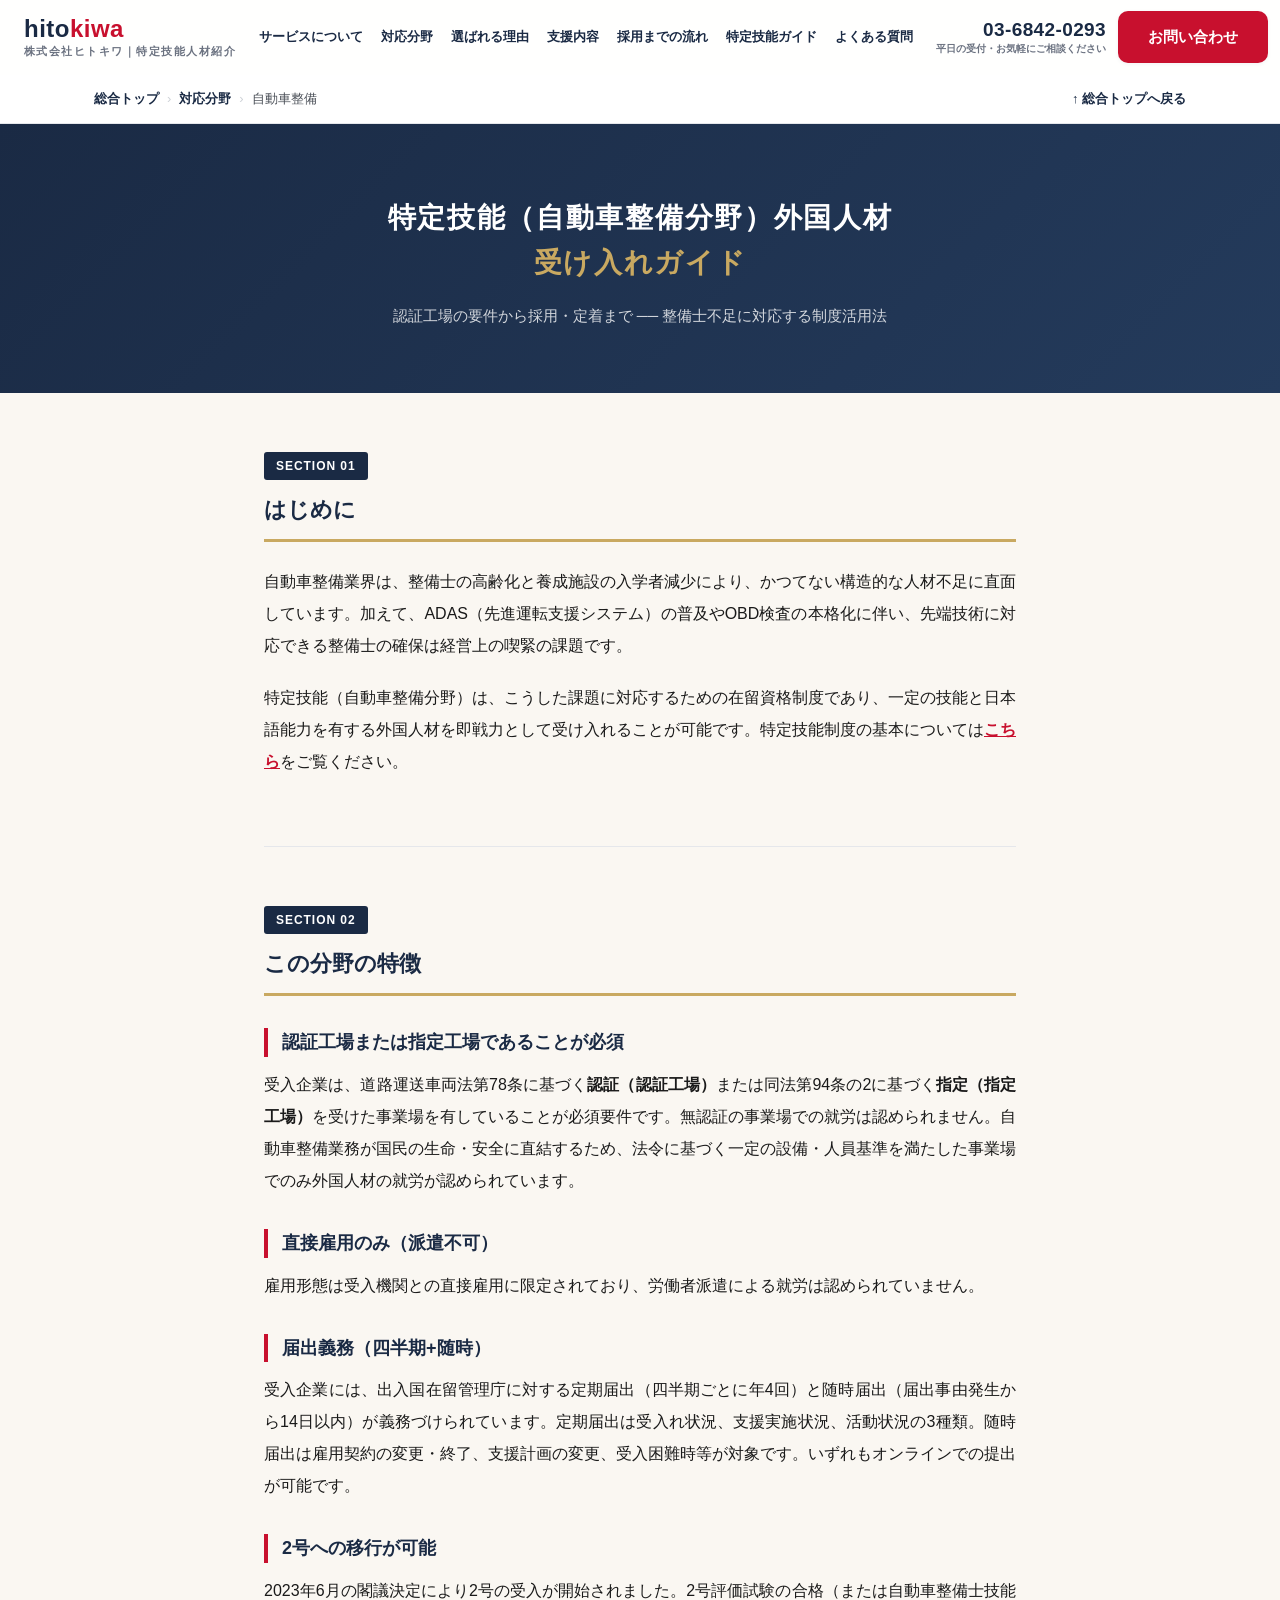
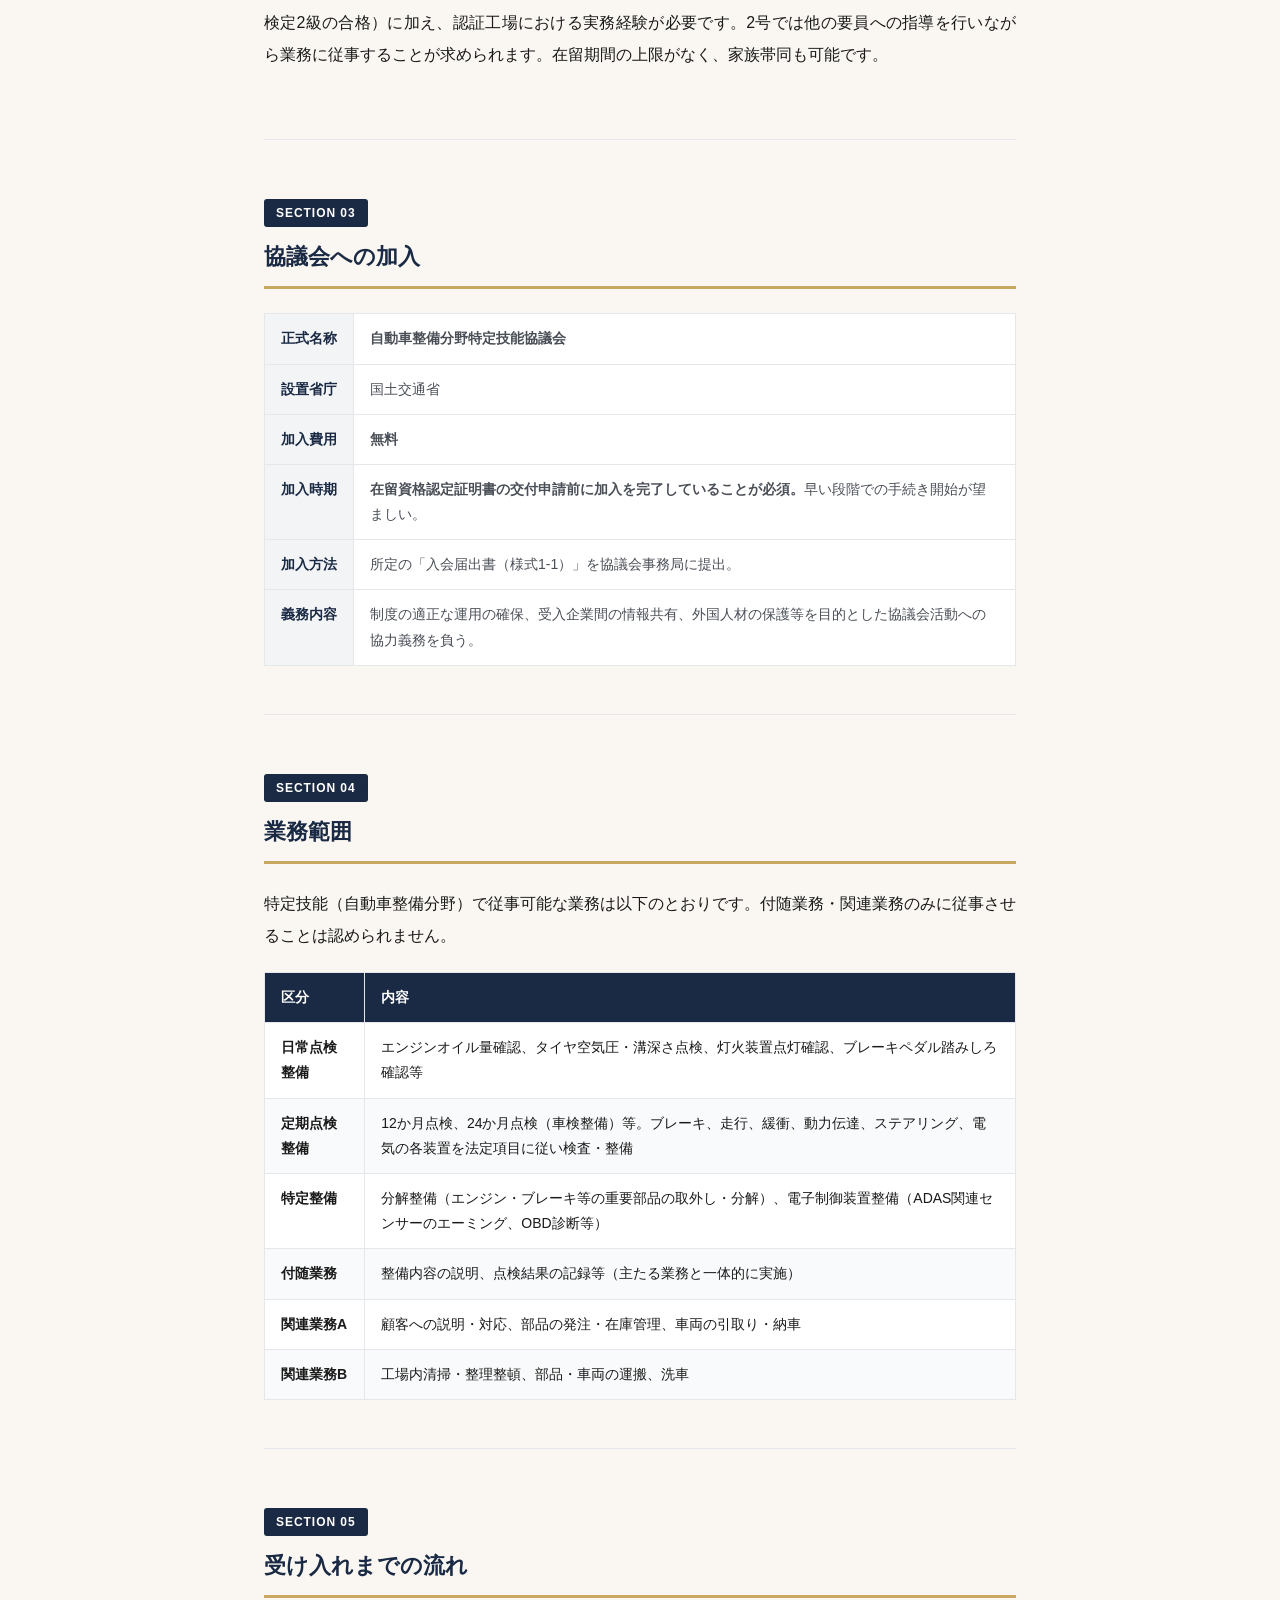
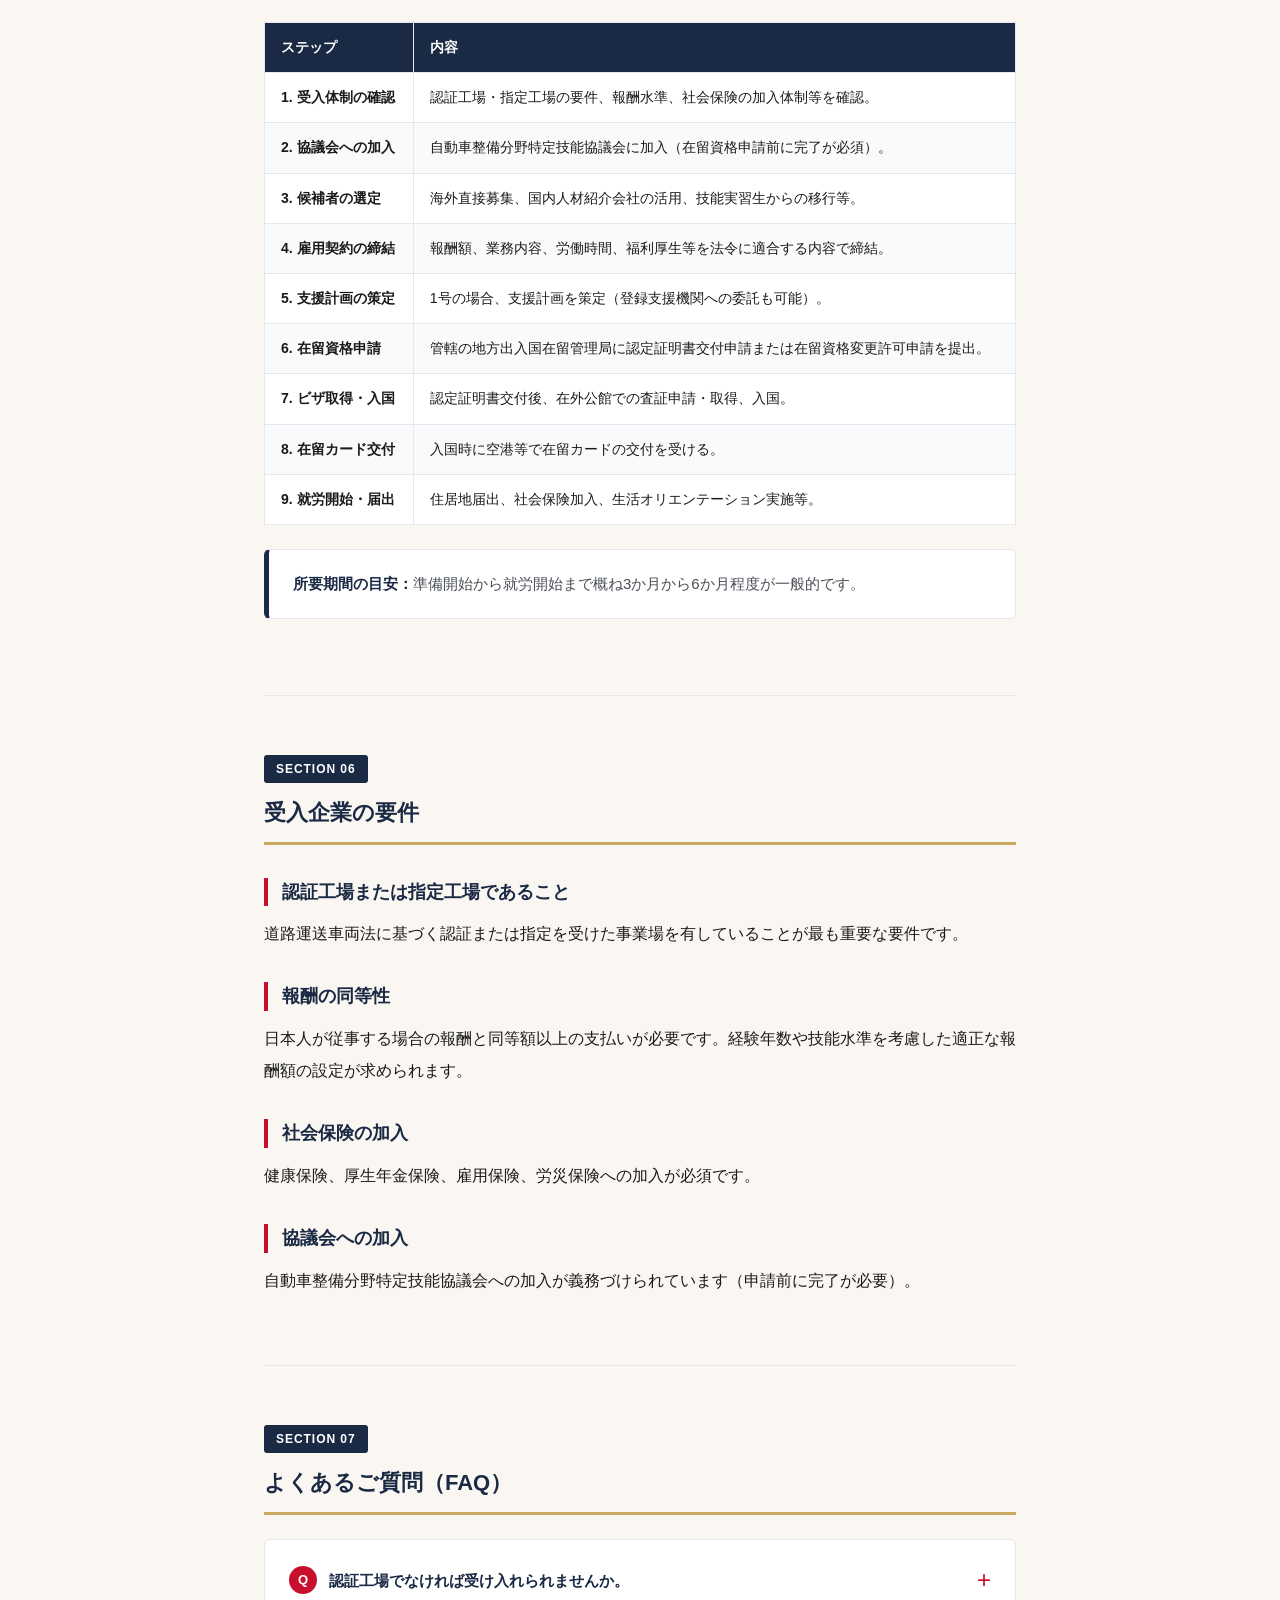
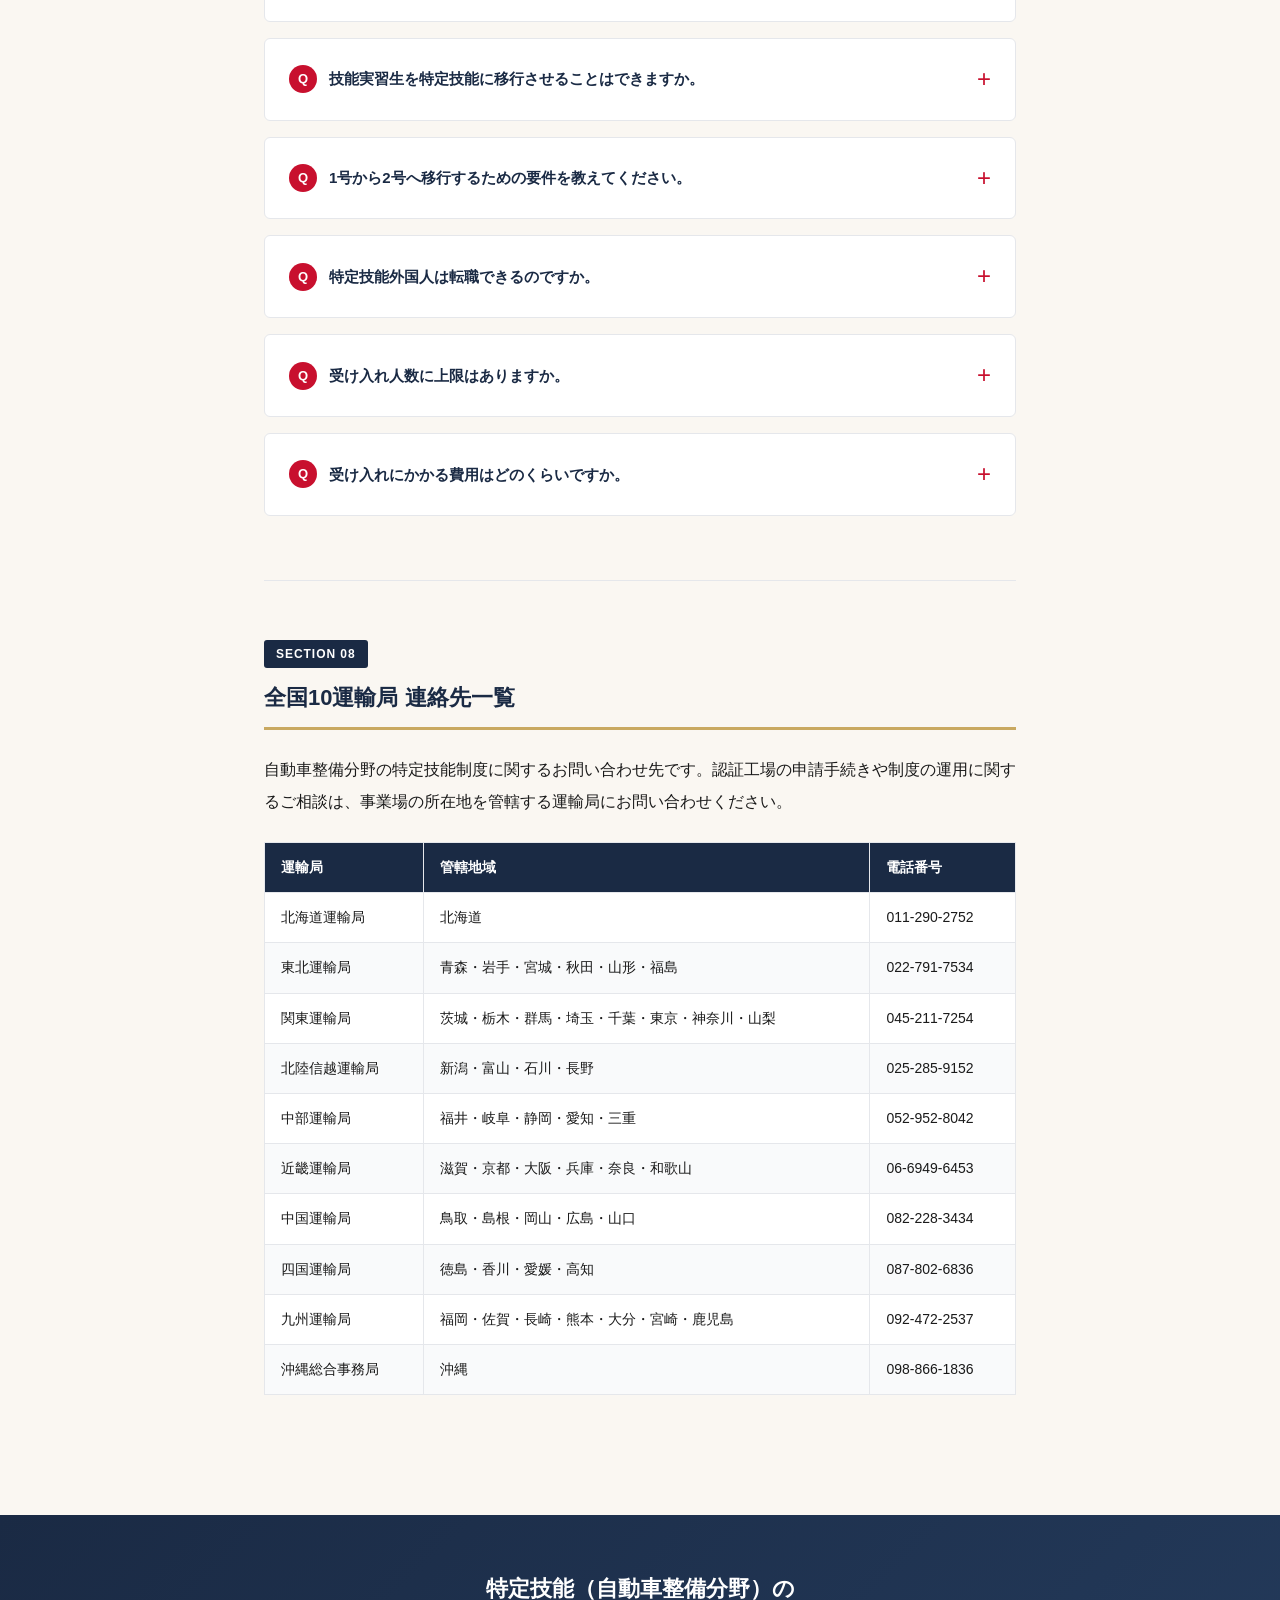
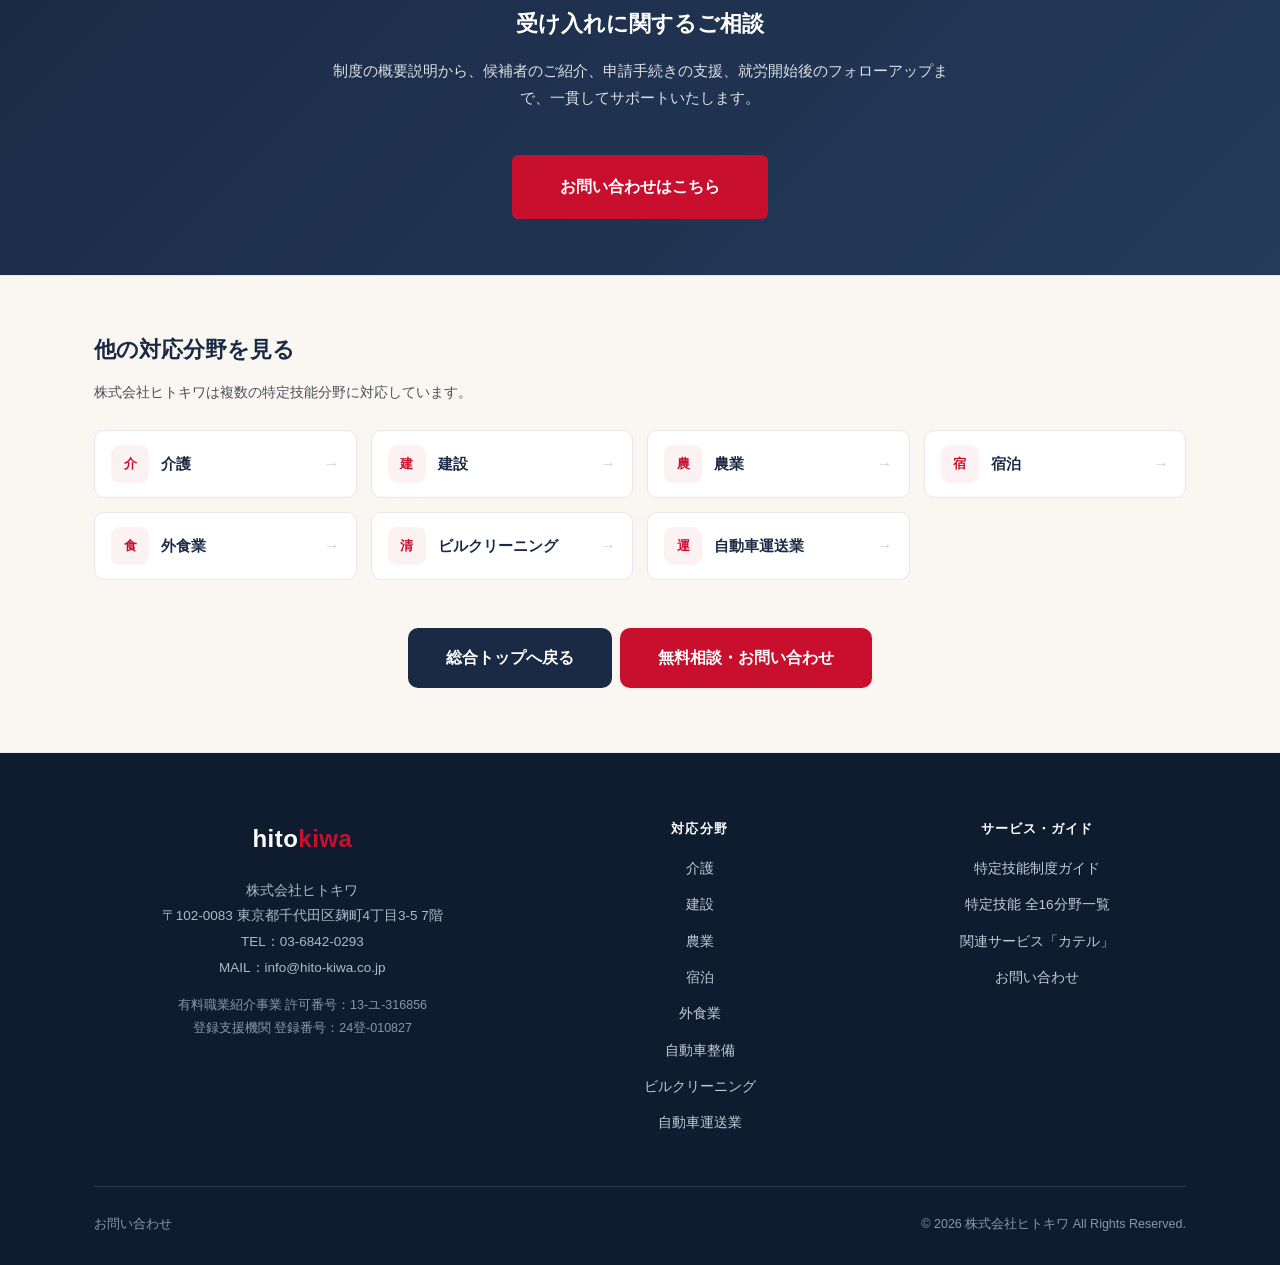
<file: hitokiwa_jidosha_lp.html>
<!DOCTYPE html>

<html lang="ja">
<head><script>document.documentElement.classList.add('js');</script><link href="assets/css/common.css" rel="stylesheet"/><link href="assets/css/article.css" rel="stylesheet"/>
<meta charset="utf-8"/>
<meta content="width=device-width, initial-scale=1.0" name="viewport"/>
<title>特定技能（自動車整備分野）外国人材 受け入れガイド｜株式会社ヒトキワ</title>
<meta content="自動車整備分野における特定技能外国人材の受け入れを実務視点で解説。協議会加入・認証工場要件・業務範囲・運輸局連絡先まで網羅。" name="description"/>
<style>
:root {
  --red: #c8102e;
  --navy: #1a2a44;
  --ivory: #faf7f2;
  --gold: #c9a961;
  --black: #1a1a1a;
  --gray-700: #4a4f57;
  --gray-500: #6b7280;
  --gray-200: #e5e7eb;
  --sans: "Hiragino Kaku Gothic ProN","Hiragino Sans","Noto Sans JP","Yu Gothic Medium","Meiryo", sans-serif;
}

*, *::before, *::after { box-sizing: border-box; margin: 0; padding: 0; }
html { scroll-behavior: smooth; }
body {
  background: var(--ivory);
  color: var(--black);
  font-family: var(--sans);
  font-size: 16px;
  line-height: 2.0;
  -webkit-font-smoothing: antialiased;
}
a { color: inherit; text-decoration: none; }

/* ===== Topbar ===== */
.topbar {
  background: #fff;
  border-bottom: 1px solid var(--gray-200);
  position: sticky;
  top: 0;
  z-index: 100;
  box-shadow: 0 2px 8px rgba(26,42,68,.06);
}
.topbar-inner {
  max-width: 800px;
  margin: 0 auto;
  padding: 14px 24px;
  display: flex;
  align-items: center;
  justify-content: space-between;
}
.logo {
  font-weight: 900;
  font-size: 20px;
  color: var(--navy);
  letter-spacing: .04em;
}
.logo span { color: var(--red); }
.top-tel {
  font-weight: 900;
  color: var(--navy);
  font-size: 16px;
  line-height: 1.2;
}
.top-tel small {
  display: block;
  font-size: 10px;
  color: var(--gray-700);
  font-weight: 500;
}
.top-cta{display:flex;align-items:center;gap:16px}
.update-date{font-size:11px;color:var(--gray-500);text-align:right;line-height:1.3}
.update-date span{display:block;font-weight:700;color:var(--navy)}

/* ===== Article ===== */
article {
  max-width: 800px;
  margin: 0 auto;
  padding: 0 24px;
}

/* ===== Hero ===== */
.hero {
  background: linear-gradient(135deg, var(--navy) 0%, #243b5c 100%);
  color: #fff;
  padding: 72px 24px 64px;
  text-align: center;
}
.hero-inner {
  max-width: 800px;
  margin: 0 auto;
}
.hero h1 {
  font-size: 28px;
  font-weight: 900;
  line-height: 1.6;
  letter-spacing: .06em;
  margin-bottom: 16px;
}
.hero h1 em {
  font-style: normal;
  color: var(--gold);
}
.hero-sub {
  font-size: 15px;
  line-height: 1.8;
  color: rgba(255,255,255,.8);
  max-width: 640px;
  margin: 0 auto;
}

/* ===== Section ===== */
.section {
  padding: 56px 0 48px;
  border-bottom: 1px solid var(--gray-200);
}
.section:last-of-type { border-bottom: none; }
.section-num {
  display: inline-block;
  background: var(--navy);
  color: #fff;
  font-size: 12px;
  font-weight: 700;
  padding: 2px 12px;
  border-radius: 3px;
  letter-spacing: .08em;
  margin-bottom: 12px;
}
.section h2 {
  font-size: 22px;
  font-weight: 900;
  color: var(--navy);
  line-height: 1.6;
  margin-bottom: 24px;
  padding-bottom: 12px;
  border-bottom: 3px solid var(--gold);
}
.section h3 {
  font-size: 18px;
  font-weight: 800;
  color: var(--navy);
  margin: 32px 0 12px;
  padding-left: 14px;
  border-left: 4px solid var(--red);
  line-height: 1.6;
}
.section p {
  margin-bottom: 20px;
  text-align: justify;
}
.section a.common-link{color:var(--red);font-weight:700;text-decoration:underline}

/* ===== Note box ===== */
.note-box{
  background:#fdf2f3;border:1px solid var(--red);border-left:5px solid var(--red);
  border-radius:6px;padding:20px 24px;margin:24px 0 28px;
  font-size:15px;color:#9d0a23;font-weight:600;line-height:1.9;
}
.info-box{
  background:#fff;border:1px solid var(--gray-200);border-left:5px solid var(--navy);
  border-radius:6px;padding:20px 24px;margin:24px 0 28px;
  font-size:15px;color:var(--gray-700);line-height:1.9;
}
.info-box strong{color:var(--navy)}

/* ===== Table ===== */
.tbl-wrap {
  overflow-x: auto;
  margin: 24px 0;
}
table {
  width: 100%;
  border-collapse: collapse;
  font-size: 14px;
  line-height: 1.8;
}
th, td {
  padding: 12px 16px;
  border: 1px solid var(--gray-200);
  text-align: left;
  vertical-align: top;
}
th {
  background: var(--navy);
  color: #fff;
  font-weight: 700;
  white-space: nowrap;
}
td { background: #fff; }
tr:nth-child(even) td { background: #f9fafb; }
/* tbody th for key-value tables */
table.kv-table th { background: #f3f4f6; color: var(--navy); font-weight: 900; }
table.kv-table td { background: #fff; color: var(--gray-700); }

/* ===== FAQ ===== */
.faq-item {
  background: #fff;
  border: 1px solid var(--gray-200);
  border-radius: 6px;
  margin-bottom: 16px;
  overflow: hidden;
}
.faq-q {
  padding: 20px 24px;
  font-weight: 900;
  color: var(--navy);
  cursor: pointer;
  display: flex;
  gap: 12px;
  align-items: center;
  font-size: 15px;
  line-height: 1.7;
}
.faq-q::before {
  content: "Q";
  background: var(--red);
  color: #fff;
  width: 28px;
  height: 28px;
  border-radius: 50%;
  display: flex;
  align-items: center;
  justify-content: center;
  font-size: 13px;
  font-weight: 900;
  flex-shrink: 0;
}
.faq-q::after {
  content: "+";
  color: var(--red);
  font-size: 24px;
  font-weight: 300;
  margin-left: auto;
  flex-shrink: 0;
  transition: transform .2s;
}
.faq-a {
  padding: 0 24px 24px 64px;
  color: var(--gray-700);
  font-size: 15px;
  line-height: 2.0;
  display: none;
}
details[open] .faq-q::after { content: "\2212"; }
details[open] .faq-a { display: block; }
details summary { list-style: none; }
details summary::-webkit-details-marker { display: none; }

/* ===== CTA ===== */
.cta {
  background: linear-gradient(135deg, var(--navy) 0%, #243b5c 100%);
  color: #fff;
  text-align: center;
  padding: 56px 24px;
  margin: 48px 0 0;
}
.cta-inner {
  max-width: 640px;
  margin: 0 auto;
}
.cta h2 {
  font-size: 22px;
  font-weight: 900;
  margin-bottom: 16px;
  line-height: 1.6;
}
.cta p {
  font-size: 15px;
  line-height: 1.8;
  margin-bottom: 24px;
  color: rgba(255,255,255,.85);
}
.cta-tel {
  font-size: 28px;
  font-weight: 900;
  color: var(--gold);
  margin-bottom: 8px;
}
.cta-tel small {
  display: block;
  font-size: 13px;
  color: rgba(255,255,255,.7);
  font-weight: 500;
}
.btn-cta {
  display: inline-block;
  background: var(--red);
  color: #fff;
  padding: 16px 48px;
  border-radius: 6px;
  font-weight: 900;
  font-size: 16px;
  margin-top: 20px;
  transition: background .2s;
}
.btn-cta:hover { background: #a00d22; }

/* ===== Footer ===== */
footer {
  background: var(--navy);
  color: rgba(255,255,255,.7);
  text-align: center;
  padding: 36px 24px;
  font-size: 13px;
  line-height: 1.8;
}
footer strong {
  color: #fff;
  font-size: 15px;
  display: block;
  margin-bottom: 4px;
}

/* ===== Responsive ===== */
@media (max-width: 600px) {
  .hero { padding: 48px 16px 40px; }
  .hero h1 { font-size: 22px; }
  article { padding: 0 16px; }
  .section h2 { font-size: 19px; }
  table { font-size: 13px; }
  th, td { padding: 8px 10px; }
  .cta-tel { font-size: 24px; }
}
</style>
</head>
<body>
<header class="site-header">
<div class="header-inner">
<a aria-label="株式会社ヒトキワ トップへ" class="brand" href="index.html">
<span class="brand-logo">hito<span>kiwa</span></span>
<span class="brand-sub">株式会社ヒトキワ｜特定技能人材紹介</span>
</a>
<nav aria-label="メインナビゲーション" class="global-nav" id="globalNav">
<ul>
<li><a href="index.html#service">サービスについて</a></li>
<li><a href="index.html#fields">対応分野</a></li>
<li><a href="index.html#reasons">選ばれる理由</a></li>
<li><a href="index.html#support">支援内容</a></li>
<li><a href="index.html#flow">採用までの流れ</a></li>
<li><a href="hitokiwa_tokutei_common.html">特定技能ガイド</a></li>
<li><a href="index.html#faq">よくある質問</a></li>
</ul>
</nav>
<div class="header-cta">
<a class="header-tel" href="tel:0368420293">
<span class="num">03-6842-0293</span>
<span class="lbl">平日の受付・お気軽にご相談ください</span>
</a>
<a class="btn btn--red" href="https://hito-kiwa.co.jp/contact/">お問い合わせ</a>
<button aria-controls="globalNav" aria-expanded="false" aria-label="メニューを開く" class="nav-toggle" id="navToggle"><span></span></button>
</div>
</div>
</header>
<div class="nav-overlay" id="navOverlay"></div>
<nav aria-label="パンくず" class="breadcrumb"><div class="breadcrumb-inner"><div class="crumbs"><a href="index.html">総合トップ</a><span class="sep">›</span><a href="index.html#fields">対応分野</a><span class="sep">›</span><span class="cur">自動車整備</span></div><a class="back-home" href="index.html">↑ 総合トップへ戻る</a></div></nav>



<!-- ===== Topbar ===== -->

<!-- ===== Hero ===== -->
<section class="hero">
<div class="hero-inner">
<h1>特定技能（自動車整備分野）外国人材<br/><em>受け入れガイド</em></h1>
<p class="hero-sub">認証工場の要件から採用・定着まで ── 整備士不足に対応する制度活用法</p>
</div>
</section>
<article>
<!-- ===== 1. はじめに ===== -->
<section class="section" id="sec01">
<span class="section-num">SECTION 01</span>
<h2 data-animate="">はじめに</h2>
<p>自動車整備業界は、整備士の高齢化と養成施設の入学者減少により、かつてない構造的な人材不足に直面しています。加えて、ADAS（先進運転支援システム）の普及やOBD検査の本格化に伴い、先端技術に対応できる整備士の確保は経営上の喫緊の課題です。</p>
<p>特定技能（自動車整備分野）は、こうした課題に対応するための在留資格制度であり、一定の技能と日本語能力を有する外国人材を即戦力として受け入れることが可能です。特定技能制度の基本については<a class="common-link" href="hitokiwa_tokutei_common.html">こちら</a>をご覧ください。</p>
</section>
<!-- ===== 2. この分野の特徴 ===== -->
<section class="section" id="sec02">
<span class="section-num">SECTION 02</span>
<h2 data-animate="">この分野の特徴</h2>
<h3>認証工場または指定工場であることが必須</h3>
<p>受入企業は、道路運送車両法第78条に基づく<strong>認証（認証工場）</strong>または同法第94条の2に基づく<strong>指定（指定工場）</strong>を受けた事業場を有していることが必須要件です。無認証の事業場での就労は認められません。自動車整備業務が国民の生命・安全に直結するため、法令に基づく一定の設備・人員基準を満たした事業場でのみ外国人材の就労が認められています。</p>
<h3>直接雇用のみ（派遣不可）</h3>
<p>雇用形態は受入機関との直接雇用に限定されており、労働者派遣による就労は認められていません。</p>
<h3>届出義務（四半期+随時）</h3>
<p>受入企業には、出入国在留管理庁に対する定期届出（四半期ごとに年4回）と随時届出（届出事由発生から14日以内）が義務づけられています。定期届出は受入れ状況、支援実施状況、活動状況の3種類。随時届出は雇用契約の変更・終了、支援計画の変更、受入困難時等が対象です。いずれもオンラインでの提出が可能です。</p>
<h3>2号への移行が可能</h3>
<p>2023年6月の閣議決定により2号の受入が開始されました。2号評価試験の合格（または自動車整備士技能検定2級の合格）に加え、認証工場における実務経験が必要です。2号では他の要員への指導を行いながら業務に従事することが求められます。在留期間の上限がなく、家族帯同も可能です。</p>
</section>
<!-- ===== 3. 協議会への加入 ===== -->
<section class="section" id="sec03">
<span class="section-num">SECTION 03</span>
<h2 data-animate="">協議会への加入</h2>
<table class="kv-table">
<tbody>
<tr>
<th>正式名称</th>
<td><strong>自動車整備分野特定技能協議会</strong></td>
</tr>
<tr>
<th>設置省庁</th>
<td>国土交通省</td>
</tr>
<tr>
<th>加入費用</th>
<td><strong>無料</strong></td>
</tr>
<tr>
<th>加入時期</th>
<td><strong>在留資格認定証明書の交付申請前に加入を完了していることが必須。</strong>早い段階での手続き開始が望ましい。</td>
</tr>
<tr>
<th>加入方法</th>
<td>所定の「入会届出書（様式1-1）」を協議会事務局に提出。</td>
</tr>
<tr>
<th>義務内容</th>
<td>制度の適正な運用の確保、受入企業間の情報共有、外国人材の保護等を目的とした協議会活動への協力義務を負う。</td>
</tr>
</tbody>
</table>
</section>
<!-- ===== 4. 業務範囲 ===== -->
<section class="section" id="sec04">
<span class="section-num">SECTION 04</span>
<h2 data-animate="">業務範囲</h2>
<p>特定技能（自動車整備分野）で従事可能な業務は以下のとおりです。付随業務・関連業務のみに従事させることは認められません。</p>
<table>
<thead>
<tr><th>区分</th><th>内容</th></tr>
</thead>
<tbody>
<tr><td><strong>日常点検整備</strong></td><td>エンジンオイル量確認、タイヤ空気圧・溝深さ点検、灯火装置点灯確認、ブレーキペダル踏みしろ確認等</td></tr>
<tr><td><strong>定期点検整備</strong></td><td>12か月点検、24か月点検（車検整備）等。ブレーキ、走行、緩衝、動力伝達、ステアリング、電気の各装置を法定項目に従い検査・整備</td></tr>
<tr><td><strong>特定整備</strong></td><td>分解整備（エンジン・ブレーキ等の重要部品の取外し・分解）、電子制御装置整備（ADAS関連センサーのエーミング、OBD診断等）</td></tr>
<tr><td><strong>付随業務</strong></td><td>整備内容の説明、点検結果の記録等（主たる業務と一体的に実施）</td></tr>
<tr><td><strong>関連業務A</strong></td><td>顧客への説明・対応、部品の発注・在庫管理、車両の引取り・納車</td></tr>
<tr><td><strong>関連業務B</strong></td><td>工場内清掃・整理整頓、部品・車両の運搬、洗車</td></tr>
</tbody>
</table>
</section>
<!-- ===== 5. 受け入れまでの流れ ===== -->
<section class="section" id="sec05">
<span class="section-num">SECTION 05</span>
<h2 data-animate="">受け入れまでの流れ</h2>
<table>
<thead>
<tr><th>ステップ</th><th>内容</th></tr>
</thead>
<tbody>
<tr><td><strong>1. 受入体制の確認</strong></td><td>認証工場・指定工場の要件、報酬水準、社会保険の加入体制等を確認。</td></tr>
<tr><td><strong>2. 協議会への加入</strong></td><td>自動車整備分野特定技能協議会に加入（在留資格申請前に完了が必須）。</td></tr>
<tr><td><strong>3. 候補者の選定</strong></td><td>海外直接募集、国内人材紹介会社の活用、技能実習生からの移行等。</td></tr>
<tr><td><strong>4. 雇用契約の締結</strong></td><td>報酬額、業務内容、労働時間、福利厚生等を法令に適合する内容で締結。</td></tr>
<tr><td><strong>5. 支援計画の策定</strong></td><td>1号の場合、支援計画を策定（登録支援機関への委託も可能）。</td></tr>
<tr><td><strong>6. 在留資格申請</strong></td><td>管轄の地方出入国在留管理局に認定証明書交付申請または在留資格変更許可申請を提出。</td></tr>
<tr><td><strong>7. ビザ取得・入国</strong></td><td>認定証明書交付後、在外公館での査証申請・取得、入国。</td></tr>
<tr><td><strong>8. 在留カード交付</strong></td><td>入国時に空港等で在留カードの交付を受ける。</td></tr>
<tr><td><strong>9. 就労開始・届出</strong></td><td>住居地届出、社会保険加入、生活オリエンテーション実施等。</td></tr>
</tbody>
</table>
<div class="info-box">
<strong>所要期間の目安：</strong>準備開始から就労開始まで概ね3か月から6か月程度が一般的です。
  </div>
</section>
<!-- ===== 6. 受入企業の要件 ===== -->
<section class="section" id="sec06">
<span class="section-num">SECTION 06</span>
<h2 data-animate="">受入企業の要件</h2>
<h3>認証工場または指定工場であること</h3>
<p>道路運送車両法に基づく認証または指定を受けた事業場を有していることが最も重要な要件です。</p>
<h3>報酬の同等性</h3>
<p>日本人が従事する場合の報酬と同等額以上の支払いが必要です。経験年数や技能水準を考慮した適正な報酬額の設定が求められます。</p>
<h3>社会保険の加入</h3>
<p>健康保険、厚生年金保険、雇用保険、労災保険への加入が必須です。</p>
<h3>協議会への加入</h3>
<p>自動車整備分野特定技能協議会への加入が義務づけられています（申請前に完了が必要）。</p>
</section>
<!-- ===== 7. FAQ ===== -->
<section class="section" id="sec07">
<span class="section-num">SECTION 07</span>
<h2 data-animate="">よくあるご質問（FAQ）</h2>
<details class="faq-item">
<summary class="faq-q">認証工場でなければ受け入れられませんか。</summary>
<div class="faq-a">はい。道路運送車両法に基づく認証（認証工場）または指定（指定工場）を受けた事業場を有していることが必須要件です。無認証の事業場では受け入れることができません。</div>
</details>
<details class="faq-item">
<summary class="faq-q">技能実習生を特定技能に移行させることはできますか。</summary>
<div class="faq-a">自動車整備職種の技能実習2号を良好に修了した方は、評価試験および日本語試験の双方が免除となり、特定技能1号への移行が可能です。既に日本の整備現場での実務経験と日本語能力を有しているため、即戦力として期待できます。</div>
</details>
<details class="faq-item">
<summary class="faq-q">1号から2号へ移行するための要件を教えてください。</summary>
<div class="faq-a">2号評価試験の合格（または自動車整備士技能検定2級の合格）に加え、認証工場における実務経験が必要です。2号では他の要員への指導を行いながら業務に従事することが求められます。1号在留期間中に計画的な技能向上を支援することが重要です。</div>
</details>
<details class="faq-item">
<summary class="faq-q">特定技能外国人は転職できるのですか。</summary>
<div class="faq-a">はい。同一分野内（自動車整備分野内）での転職が制度上認められています。受入企業としては、適正な報酬水準の設定や良好な職場環境の整備を通じて人材の定着を図ることが重要です。</div>
</details>
<details class="faq-item">
<summary class="faq-q">受け入れ人数に上限はありますか。</summary>
<div class="faq-a">個々の受入企業ごとの上限は設けられていません。ただし、分野全体として5年間で最大10,000人の受入見込み数が閣議決定により定められています。</div>
</details>
<details class="faq-item">
<summary class="faq-q">受け入れにかかる費用はどのくらいですか。</summary>
<div class="faq-a">業種や採用ルートにより異なりますので、お気軽にお問い合わせください。</div>
</details>
</section>
<!-- ===== 8. 全国10運輸局連絡先 ===== -->
<section class="section" id="sec08">
<span class="section-num">SECTION 08</span>
<h2 data-animate="">全国10運輸局 連絡先一覧</h2>
<p>自動車整備分野の特定技能制度に関するお問い合わせ先です。認証工場の申請手続きや制度の運用に関するご相談は、事業場の所在地を管轄する運輸局にお問い合わせください。</p>
<div class="tbl-wrap">
<table>
<thead>
<tr><th>運輸局</th><th>管轄地域</th><th>電話番号</th></tr>
</thead>
<tbody>
<tr><td>北海道運輸局</td><td>北海道</td><td>011-290-2752</td></tr>
<tr><td>東北運輸局</td><td>青森・岩手・宮城・秋田・山形・福島</td><td>022-791-7534</td></tr>
<tr><td>関東運輸局</td><td>茨城・栃木・群馬・埼玉・千葉・東京・神奈川・山梨</td><td>045-211-7254</td></tr>
<tr><td>北陸信越運輸局</td><td>新潟・富山・石川・長野</td><td>025-285-9152</td></tr>
<tr><td>中部運輸局</td><td>福井・岐阜・静岡・愛知・三重</td><td>052-952-8042</td></tr>
<tr><td>近畿運輸局</td><td>滋賀・京都・大阪・兵庫・奈良・和歌山</td><td>06-6949-6453</td></tr>
<tr><td>中国運輸局</td><td>鳥取・島根・岡山・広島・山口</td><td>082-228-3434</td></tr>
<tr><td>四国運輸局</td><td>徳島・香川・愛媛・高知</td><td>087-802-6836</td></tr>
<tr><td>九州運輸局</td><td>福岡・佐賀・長崎・熊本・大分・宮崎・鹿児島</td><td>092-472-2537</td></tr>
<tr><td>沖縄総合事務局</td><td>沖縄</td><td>098-866-1836</td></tr>
</tbody>
</table>
</div>
</section>
</article>
<!-- ===== CTA ===== -->
<section class="cta">
<div class="cta-inner">
<h2 data-animate="">特定技能（自動車整備分野）の<br/>受け入れに関するご相談</h2>
<p>制度の概要説明から、候補者のご紹介、申請手続きの支援、就労開始後のフォローアップまで、一貫してサポートいたします。</p>
<a class="btn-cta" href="https://hito-kiwa.co.jp/contact/" target="_blank">お問い合わせはこちら</a>
</div>
</section>
<!-- ===== Footer ===== -->

<section class="related-fields"><div class="rf-inner"><h2>他の対応分野を見る</h2><p class="rf-lead">株式会社ヒトキワは複数の特定技能分野に対応しています。</p><div class="rf-grid"><a class="rf-card" href="hitokiwa_kaigo_lp.html"><span class="rf-ic">介</span><span class="rf-name">介護</span><span class="rf-arrow">→</span></a><a class="rf-card" href="hitokiwa_kensetsu_lp.html"><span class="rf-ic">建</span><span class="rf-name">建設</span><span class="rf-arrow">→</span></a><a class="rf-card" href="hitokiwa_nogyo_lp.html"><span class="rf-ic">農</span><span class="rf-name">農業</span><span class="rf-arrow">→</span></a><a class="rf-card" href="hitokiwa_shukuhaku_lp.html"><span class="rf-ic">宿</span><span class="rf-name">宿泊</span><span class="rf-arrow">→</span></a><a class="rf-card" href="hitokiwa_gaishoku_lp.html"><span class="rf-ic">食</span><span class="rf-name">外食業</span><span class="rf-arrow">→</span></a><a class="rf-card" href="hitokiwa_cleaning_lp.html"><span class="rf-ic">清</span><span class="rf-name">ビルクリーニング</span><span class="rf-arrow">→</span></a><a class="rf-card" href="hitokiwa_unso_lp.html"><span class="rf-ic">運</span><span class="rf-name">自動車運送業</span><span class="rf-arrow">→</span></a></div><div class="article-bottom-cta"><a class="btn btn--navy btn--lg" href="index.html">総合トップへ戻る</a><a class="btn btn--red btn--lg" href="https://hito-kiwa.co.jp/contact/">無料相談・お問い合わせ</a></div></div></section>
<footer class="site-footer">
<div class="wrap">
<div class="footer-grid">
<div class="footer-brand">
<span class="brand-logo">hito<span>kiwa</span></span>
<p class="f-addr">株式会社ヒトキワ<br/>〒102-0083 東京都千代田区麹町4丁目3-5 7階<br/>TEL：<a href="tel:0368420293">03-6842-0293</a><br/>MAIL：<a href="mailto:info@hito-kiwa.co.jp">info@hito-kiwa.co.jp</a></p>
<p class="f-license">有料職業紹介事業 許可番号：13-ユ-316856<br/>登録支援機関 登録番号：24登-010827</p>
</div>
<div class="footer-col">
<h4>対応分野</h4>
<ul>
<li><a href="hitokiwa_kaigo_lp.html">介護</a></li>
<li><a href="hitokiwa_kensetsu_lp.html">建設</a></li>
<li><a href="hitokiwa_nogyo_lp.html">農業</a></li>
<li><a href="hitokiwa_shukuhaku_lp.html">宿泊</a></li>
<li><a href="hitokiwa_gaishoku_lp.html">外食業</a></li>
<li><a href="hitokiwa_jidosha_lp.html">自動車整備</a></li>
<li><a href="hitokiwa_cleaning_lp.html">ビルクリーニング</a></li>
<li><a href="hitokiwa_unso_lp.html">自動車運送業</a></li>
</ul>
</div>
<div class="footer-col">
<h4>サービス・ガイド</h4>
<ul>
<li><a href="hitokiwa_tokutei_common.html">特定技能制度ガイド</a></li>
<li><a href="hitokiwa_fields.html">特定技能 全16分野一覧</a></li>
<li><a href="hitokiwa_kateru_lp.html">関連サービス「カテル」</a></li>
<li><a href="https://hito-kiwa.co.jp/contact/">お問い合わせ</a></li>
</ul>
</div>
</div>
<div class="footer-bottom">
<div class="legal"><a href="https://hito-kiwa.co.jp/contact/">お問い合わせ</a></div>
<div class="copy">© 2026 株式会社ヒトキワ All Rights Reserved.</div>
</div>
</div>
</footer>
<script src="assets/js/common.js"></script></body>
</html>
</file>
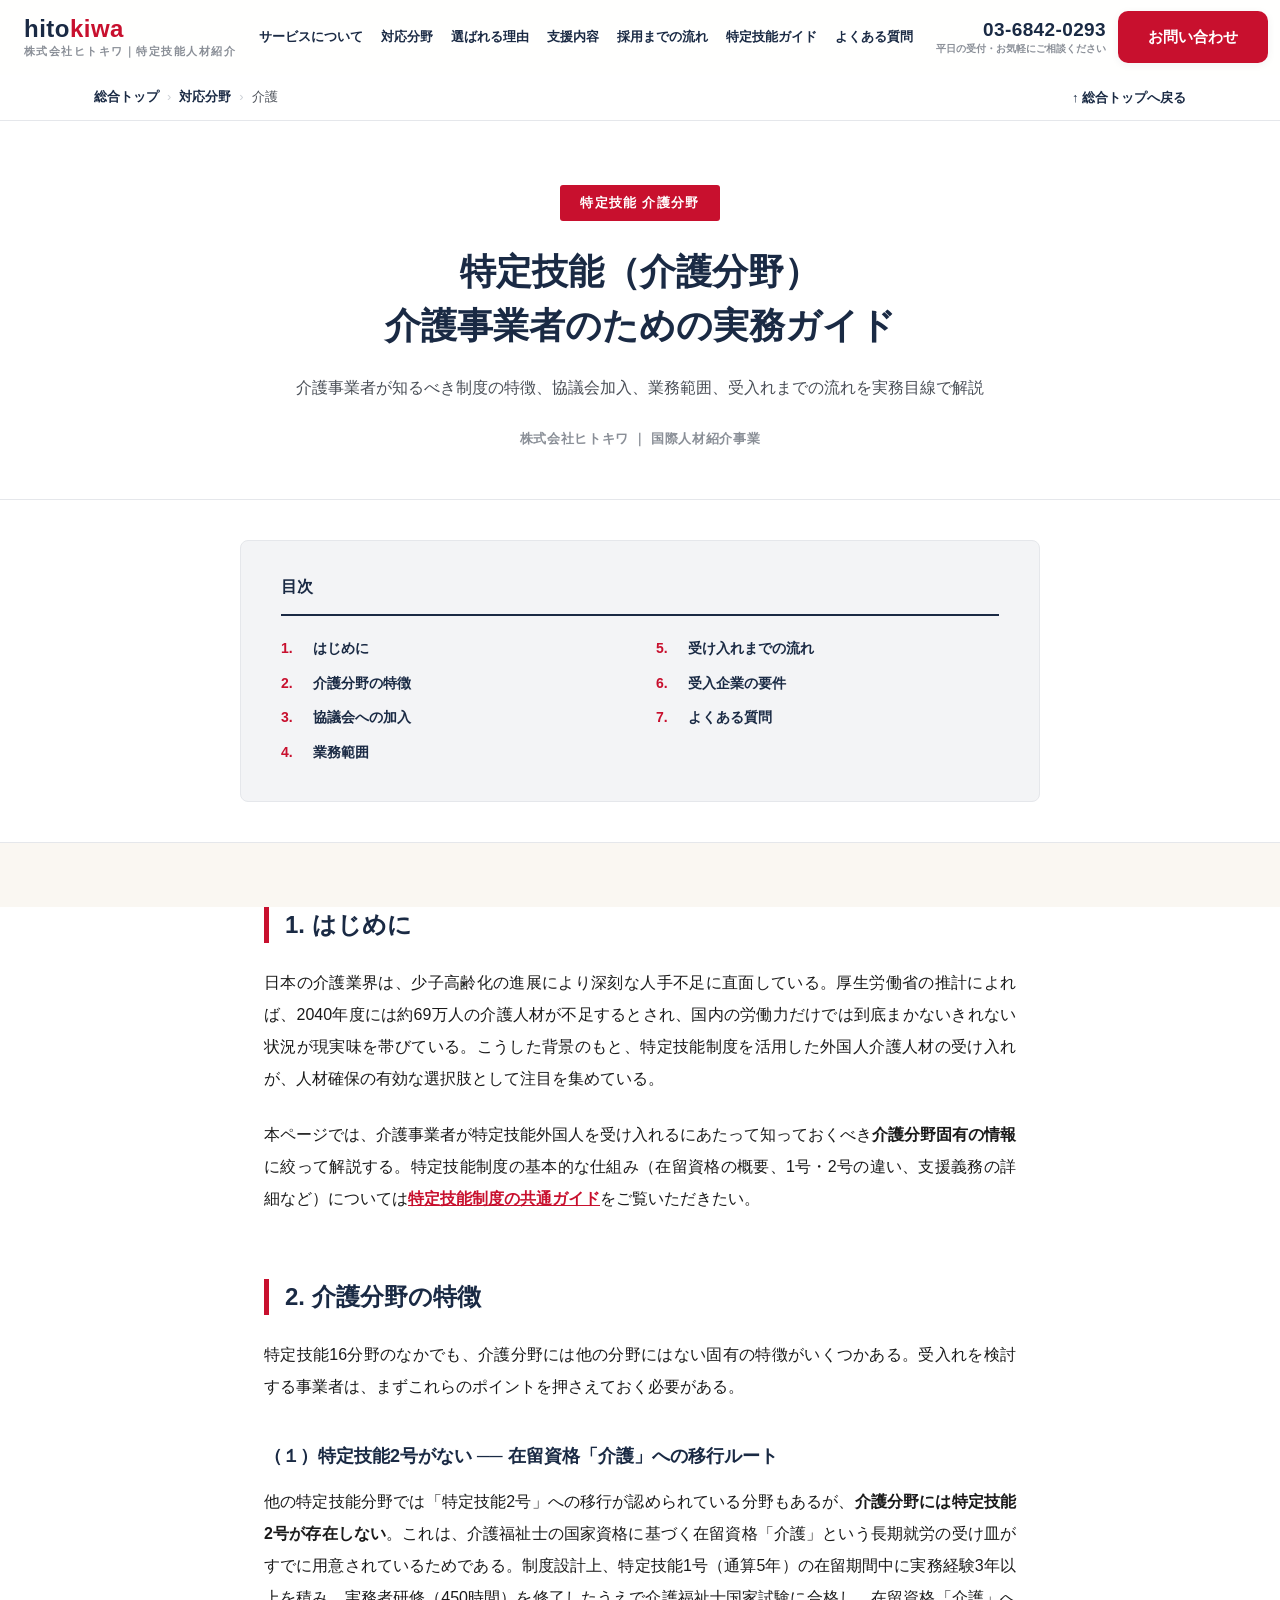
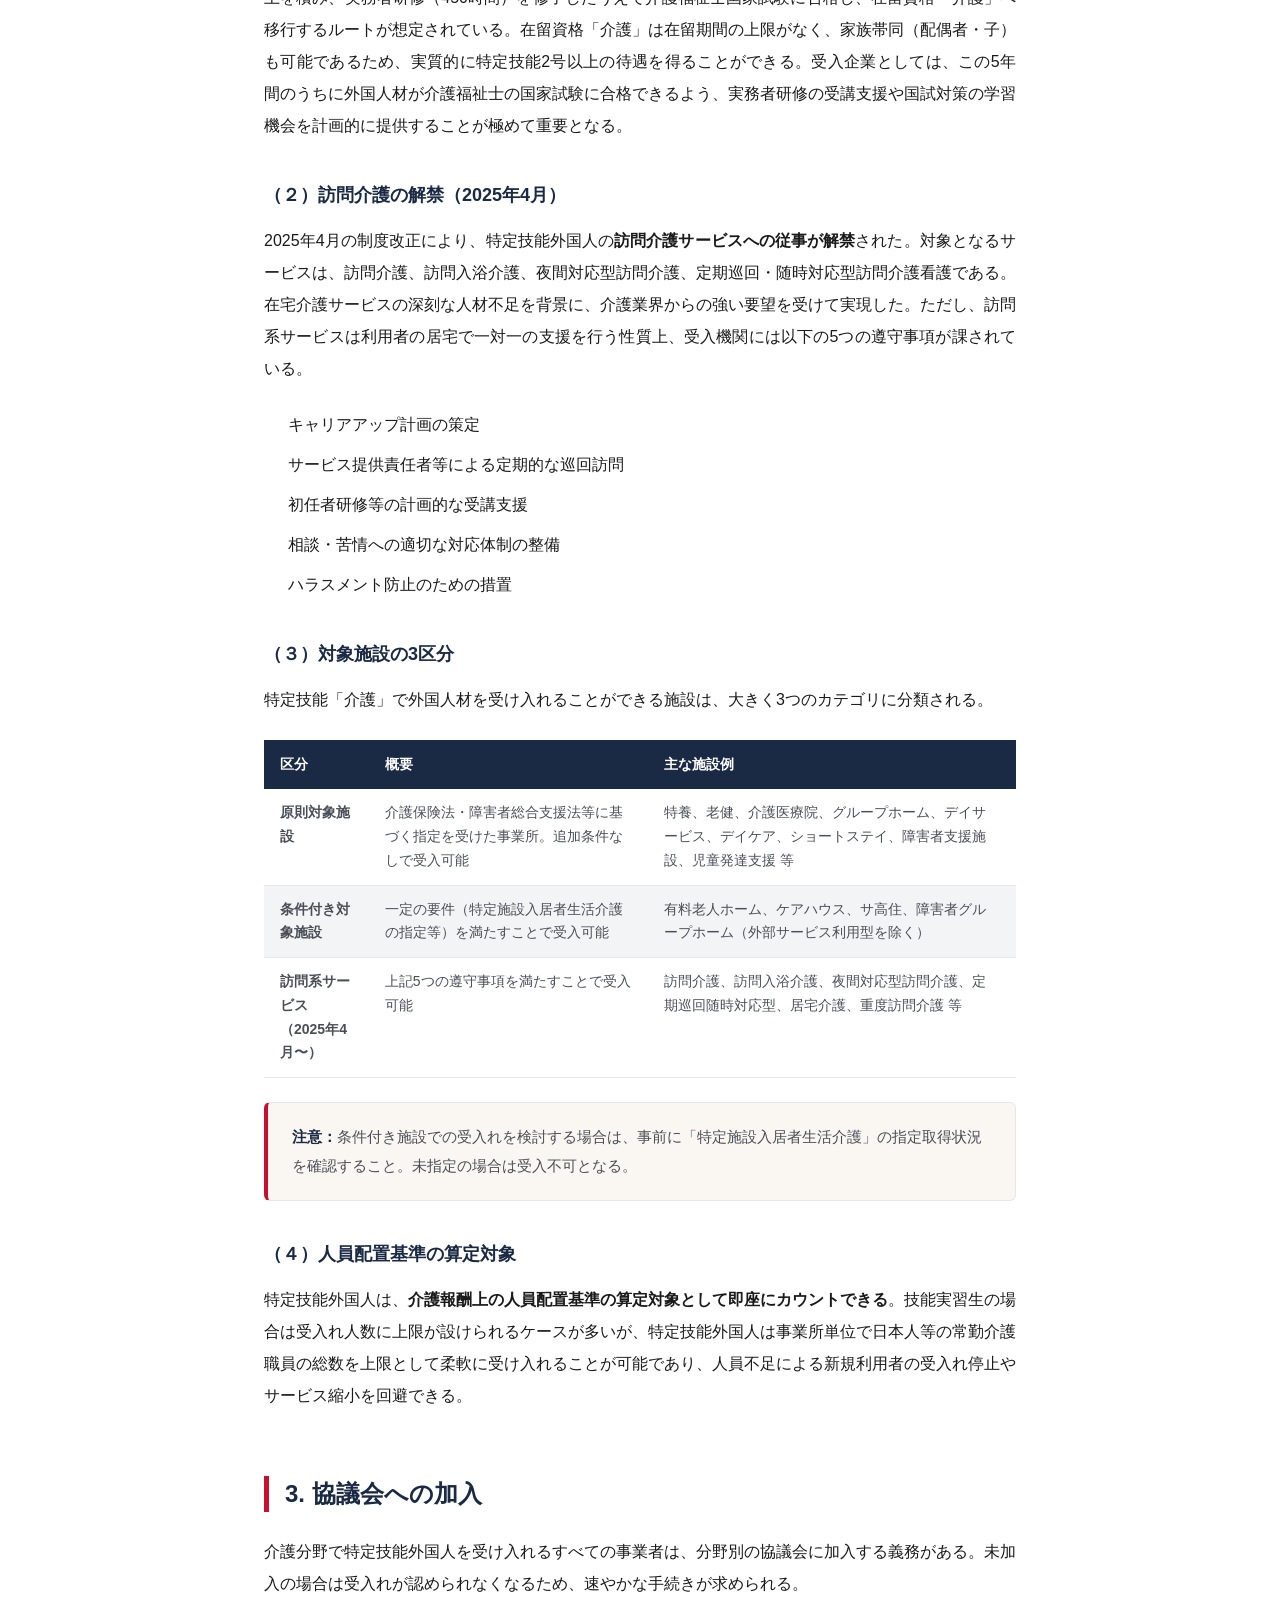
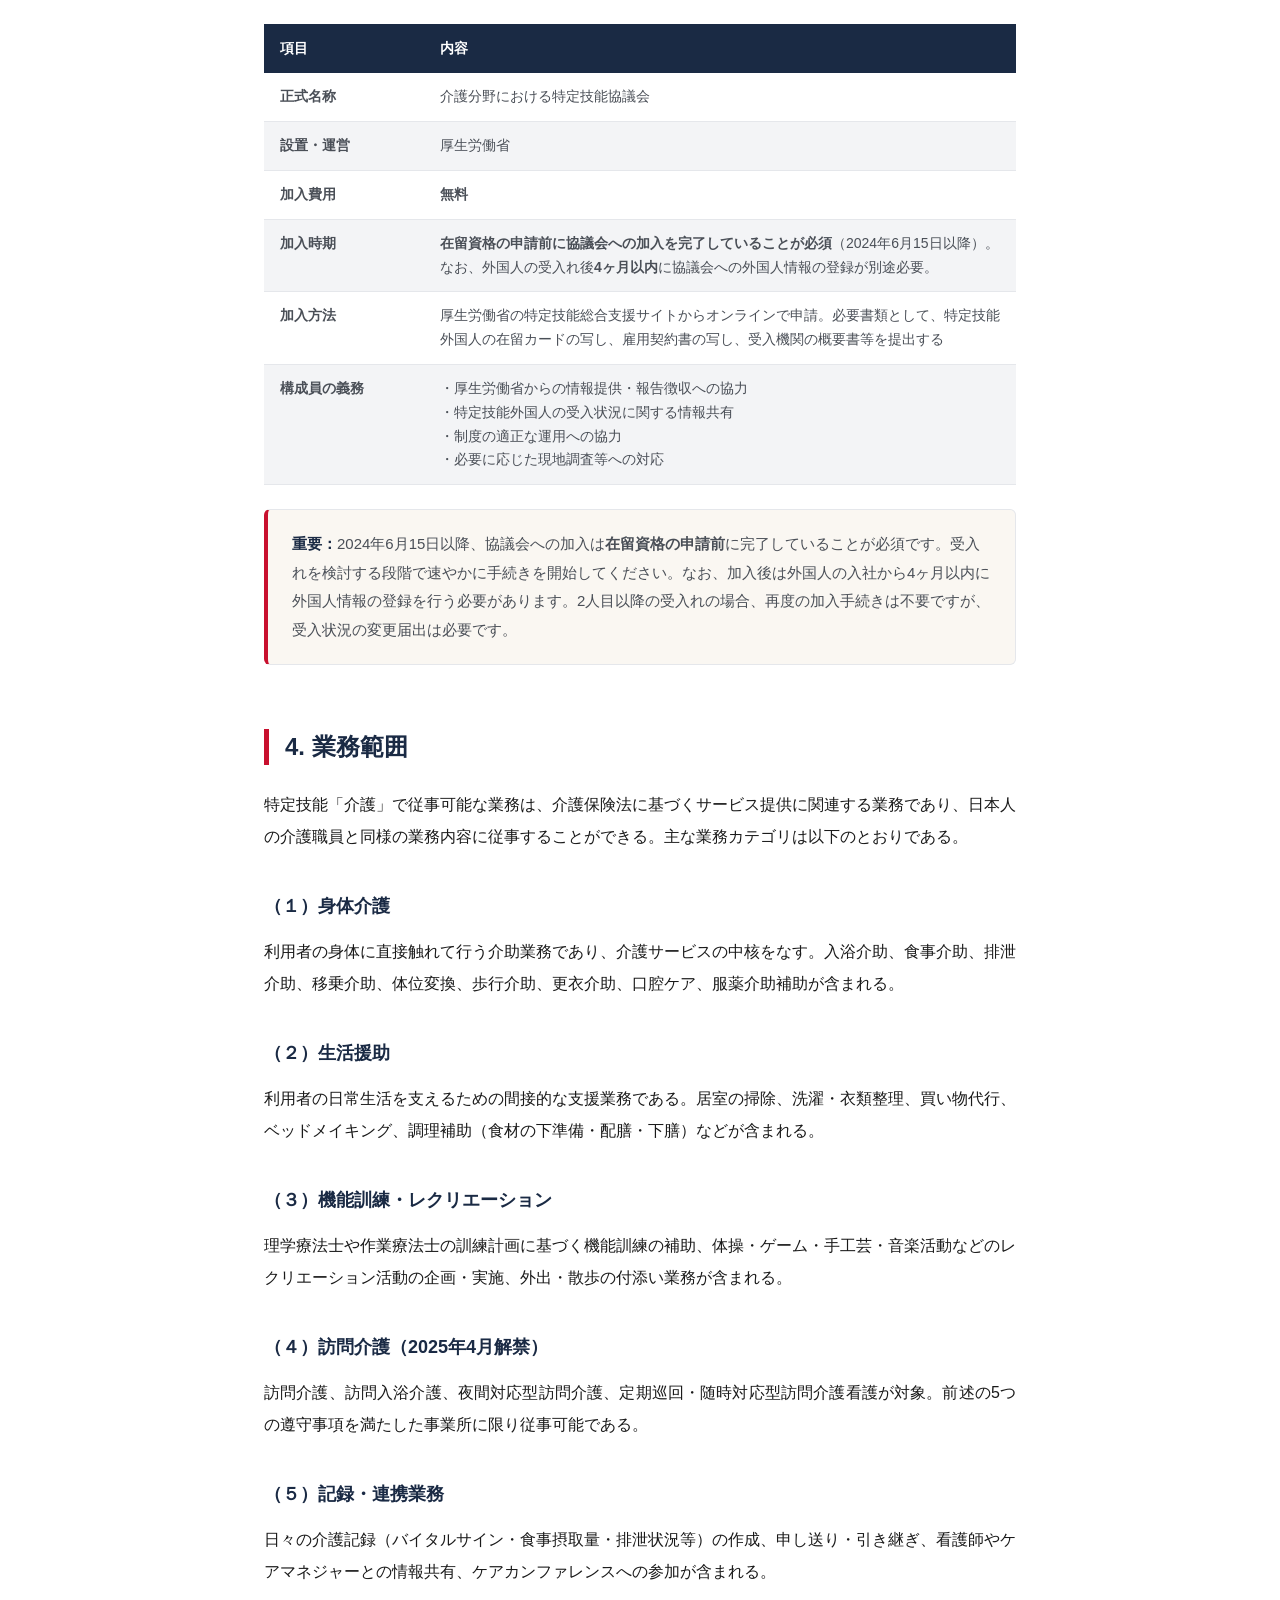
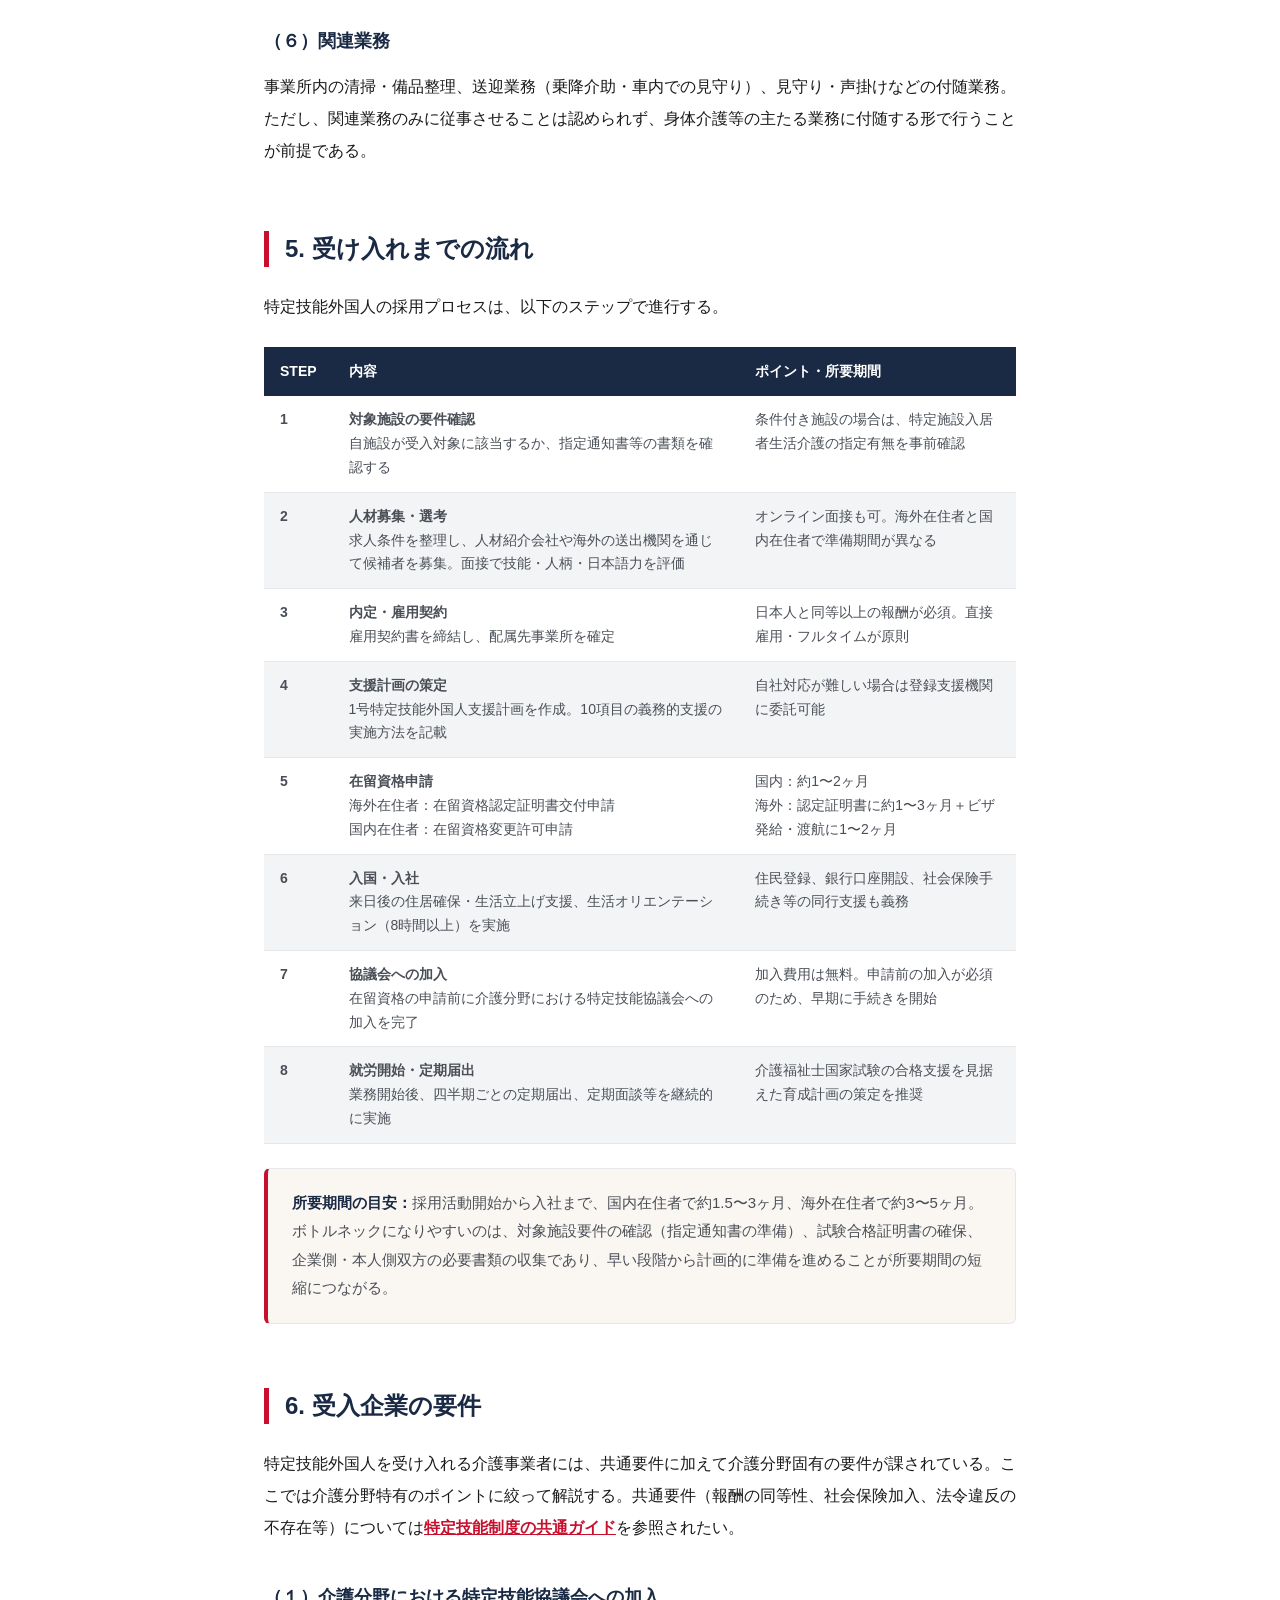
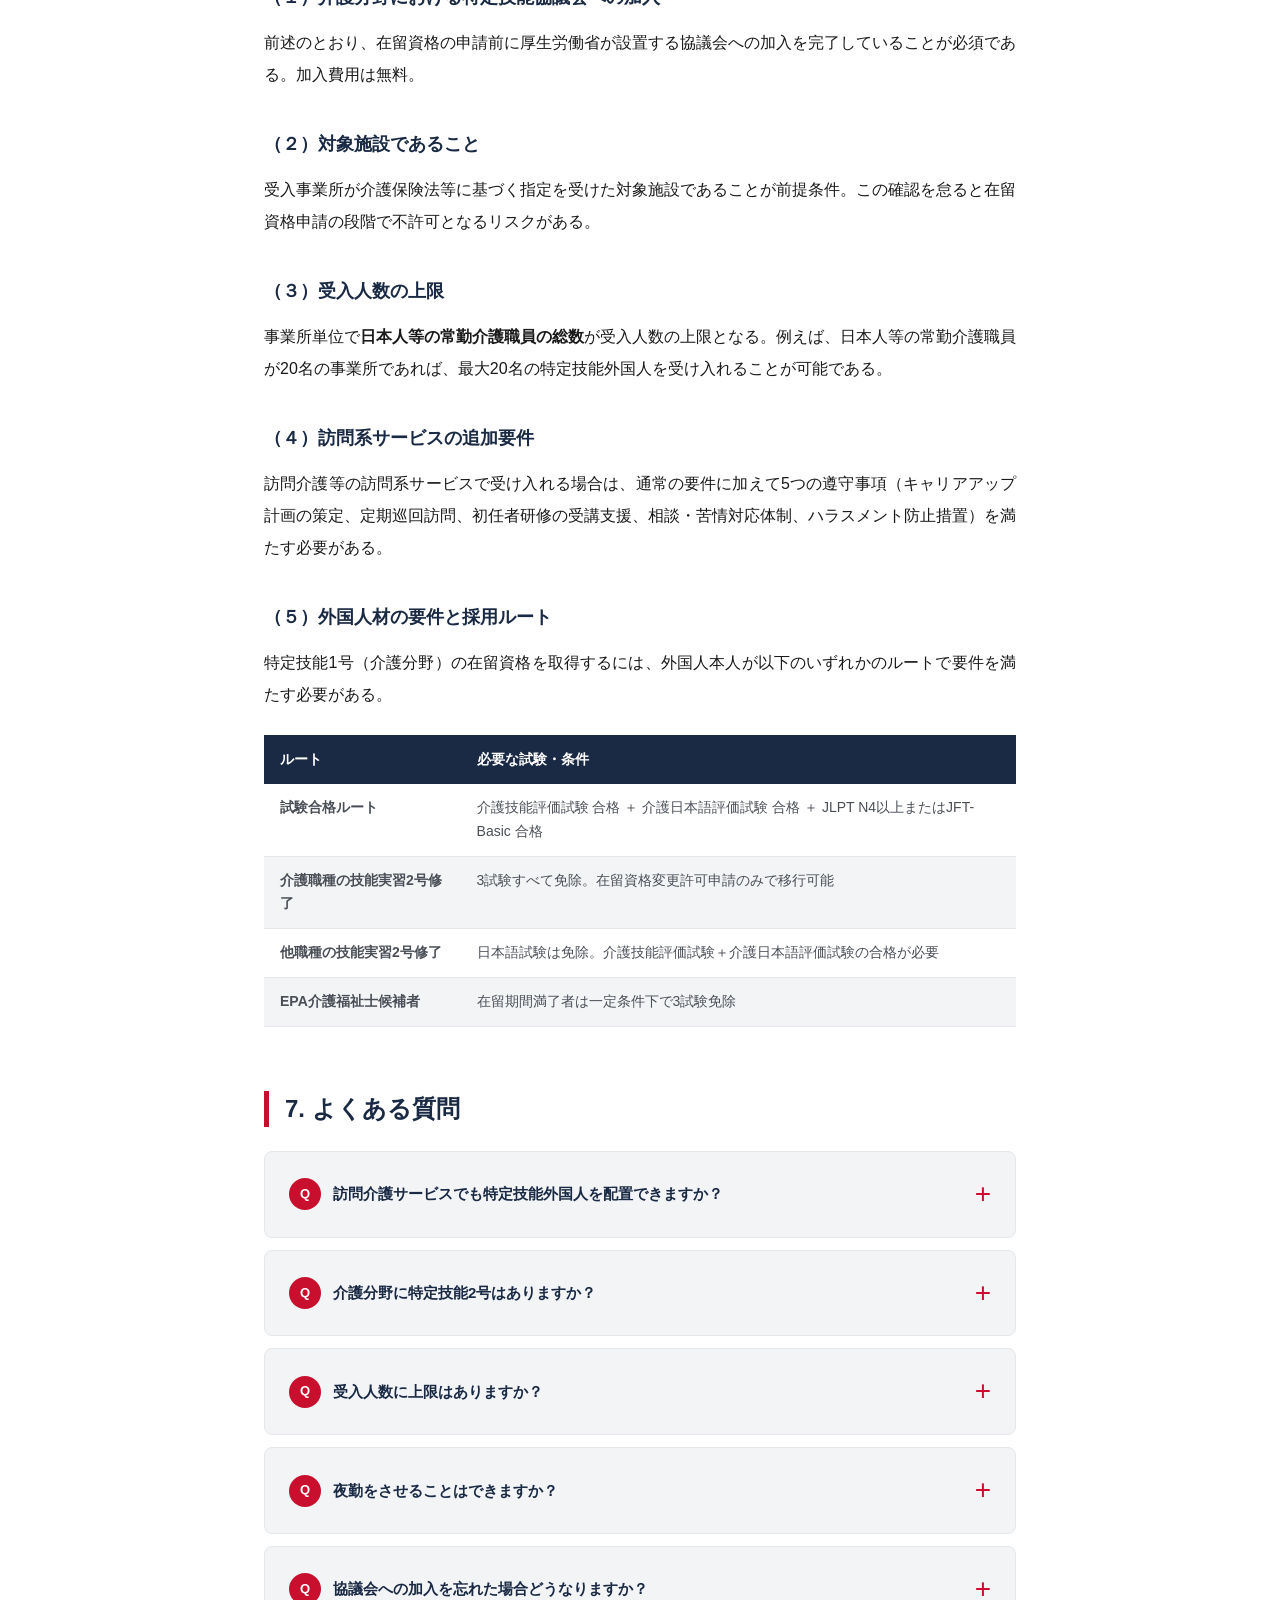
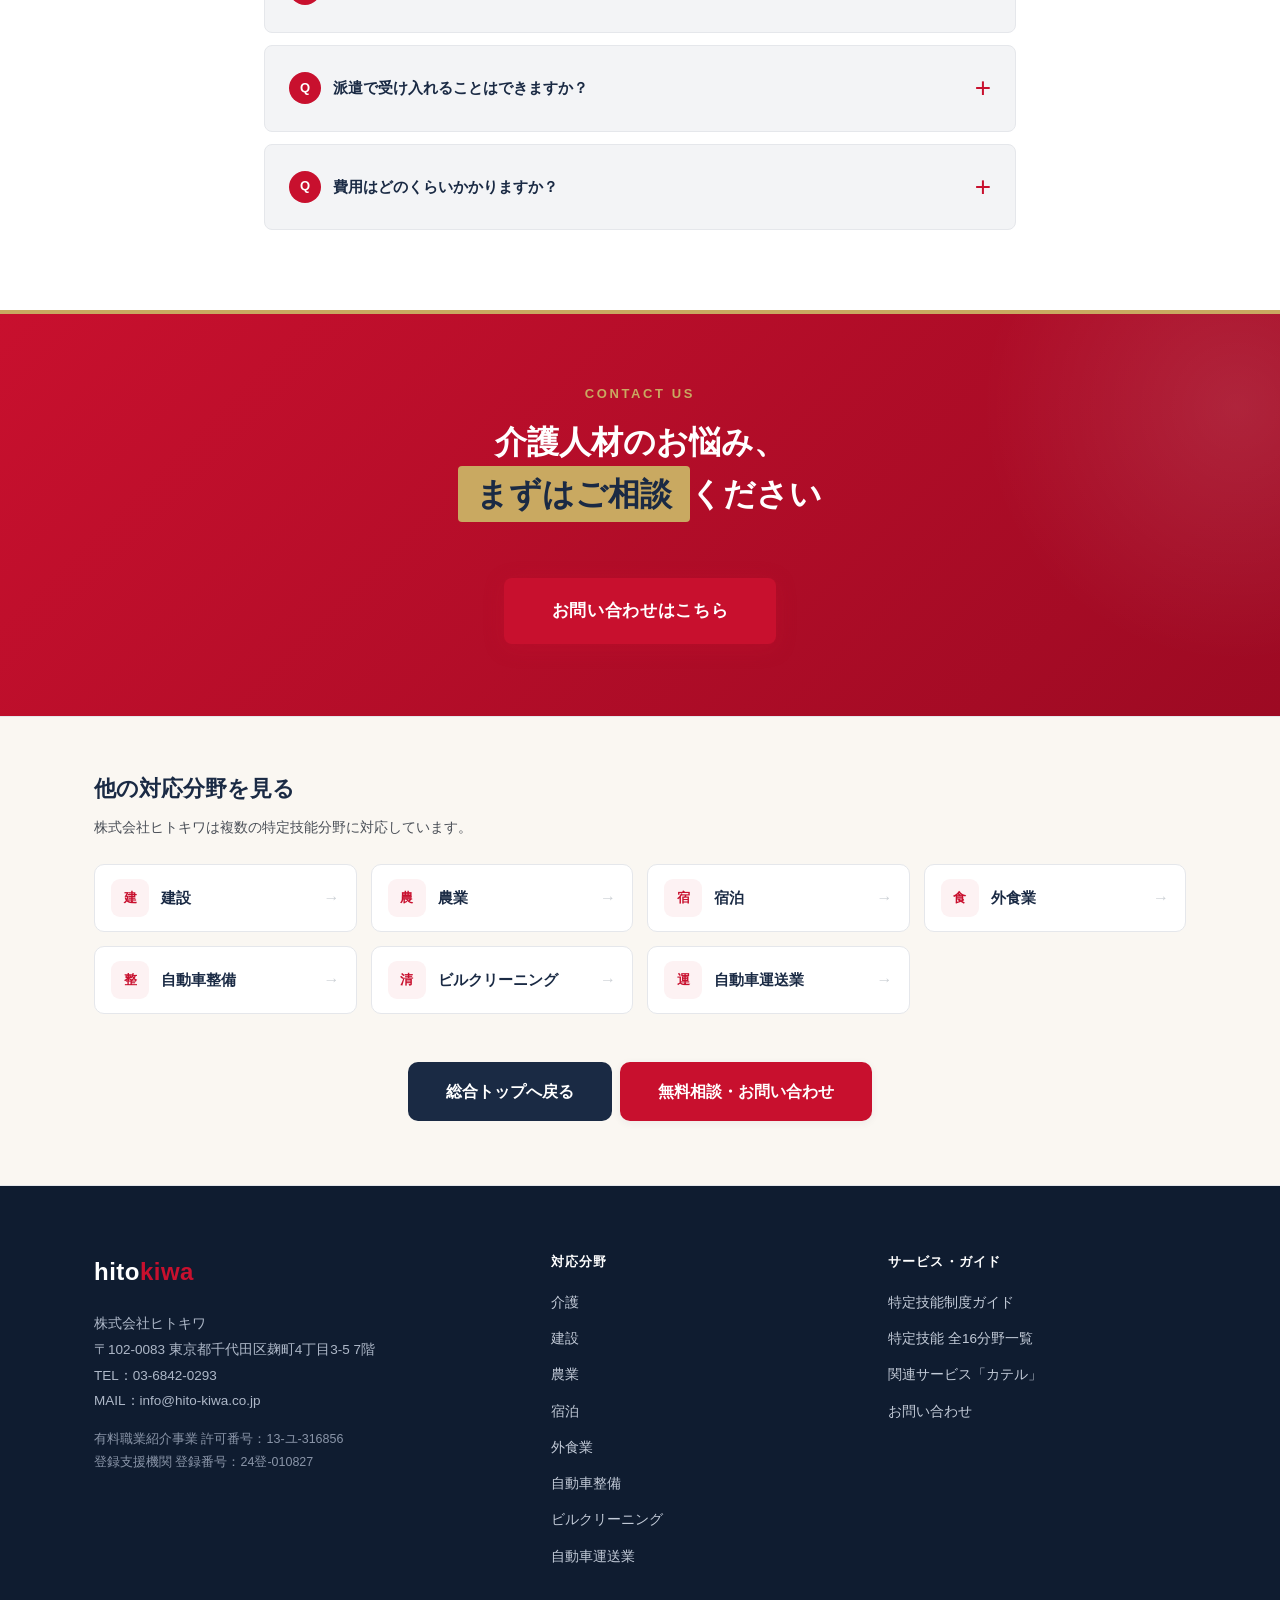
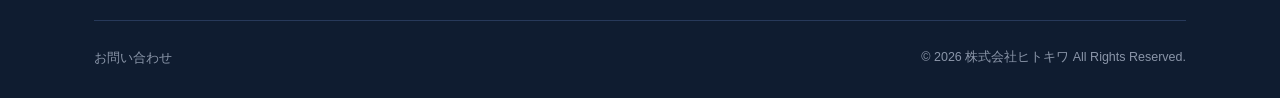
<file: hitokiwa_kaigo_lp.html>
<!DOCTYPE html>

<html lang="ja">
<head><script>document.documentElement.classList.add('js');</script><link href="assets/css/common.css" rel="stylesheet"/><link href="assets/css/article.css" rel="stylesheet"/>
<meta charset="utf-8"/>
<meta content="width=device-width, initial-scale=1.0" name="viewport"/>
<title>特定技能（介護分野）外国人材 受け入れ完全ガイド｜株式会社ヒトキワ</title>
<meta content="介護分野における特定技能外国人材の受け入れを徹底解説。介護事業者が知るべき制度の特徴、協議会加入、業務範囲、受入れの流れを包括的に解説。" name="description"/>
<style>
  :root{
    --red:#c8102e;--red-2:#9d0a23;--red-soft:#fdf2f3;
    --navy:#1a2a44;--navy-2:#0f1c30;
    --ivory:#faf7f2;--gold:#c9a961;
    --black:#1a1a1a;--gray-700:#4a4f57;--gray-500:#8a8f97;--gray-300:#cdd1d6;--gray-200:#e5e7eb;--gray-100:#f3f4f6;
    --shadow-sm:0 2px 8px rgba(26,42,68,.06);--shadow:0 4px 20px rgba(26,42,68,.08);--shadow-lg:0 12px 40px rgba(26,42,68,.12);
    --sans:"Hiragino Kaku Gothic ProN","Hiragino Sans","Noto Sans JP","Yu Gothic Medium","Meiryo",sans-serif;
  }
  *{box-sizing:border-box;margin:0;padding:0}
  html{scroll-behavior:smooth}
  body{background:var(--ivory);color:var(--black);font-family:var(--sans);line-height:1.8;-webkit-font-smoothing:antialiased;font-size:15px}
  img{max-width:100%;display:block}
  a{color:inherit;text-decoration:none}

  /* ===== Sticky top bar ===== */
  .topbar{background:#fff;border-bottom:1px solid var(--gray-200);position:sticky;top:0;z-index:100;box-shadow:var(--shadow-sm)}
  .topbar-inner{max-width:1080px;margin:0 auto;padding:14px 24px;display:flex;align-items:center;justify-content:space-between}
  .logo{font-weight:900;font-size:22px;color:var(--navy);letter-spacing:.04em}
  .logo span{color:var(--red)}
  .top-cta{display:flex;gap:12px;align-items:center}
  .top-tel{font-weight:900;color:var(--navy);font-size:18px;line-height:1.1}
  .top-tel small{display:block;font-size:10px;color:var(--gray-500);font-weight:500;margin-top:2px}
  .btn-primary{background:var(--red);color:#fff;padding:12px 24px;border-radius:6px;font-weight:900;font-size:14px;box-shadow:var(--shadow-sm);transition:all .2s;display:inline-block;border:none;cursor:pointer}
  .btn-primary:hover{background:var(--red-2);transform:translateY(-1px);box-shadow:var(--shadow)}

  /* ===== Article Header ===== */
  .article-header{
    background:#fff;
    border-bottom:1px solid var(--gray-200);
    padding:64px 24px 48px;
    text-align:center;
  }
  .article-header .category-tag{
    display:inline-block;
    background:var(--red);
    color:#fff;
    font-size:13px;
    font-weight:900;
    padding:6px 20px;
    border-radius:3px;
    letter-spacing:.1em;
    margin-bottom:24px;
  }
  .article-header h1{
    font-size:36px;
    font-weight:900;
    color:var(--navy);
    line-height:1.5;
    margin-bottom:20px;
    max-width:800px;
    margin-left:auto;
    margin-right:auto;
  }
  .article-header .subtitle{
    font-size:16px;
    color:var(--gray-700);
    line-height:1.9;
    max-width:700px;
    margin:0 auto 24px;
  }
  .article-header .author-line{
    font-size:13px;
    color:var(--gray-500);
    font-weight:700;
    letter-spacing:.05em;
  }

  /* ===== TOC ===== */
  .toc-section{
    background:#fff;
    border-bottom:1px solid var(--gray-200);
    padding:40px 24px;
  }
  .toc-inner{
    max-width:800px;
    margin:0 auto;
    background:var(--gray-100);
    border:1px solid var(--gray-200);
    border-radius:8px;
    padding:32px 40px;
  }
  .toc-inner h2{
    font-size:16px;
    font-weight:900;
    color:var(--navy);
    margin-bottom:16px;
    padding-bottom:12px;
    border-bottom:2px solid var(--navy);
  }
  .toc-list{
    list-style:none;
    padding:0;
    margin:0;
    columns:2;
    column-gap:32px;
  }
  .toc-list li{
    padding:6px 0;
    break-inside:avoid;
  }
  .toc-list a{
    font-size:14px;
    font-weight:700;
    color:var(--navy);
    transition:color .2s;
    display:flex;
    align-items:baseline;
    gap:8px;
    line-height:1.6;
  }
  .toc-list a:hover{color:var(--red)}
  .toc-list .num{
    color:var(--red);
    font-weight:900;
    font-size:14px;
    flex-shrink:0;
    min-width:24px;
  }

  /* ===== Article Body ===== */
  .article-body{
    max-width:800px;
    margin:0 auto;
    padding:0 24px 80px;
    background:#fff;
  }
  .article-body-wrap{
    background:#fff;
  }
  .article-body h2{
    font-size:24px;
    font-weight:900;
    color:var(--navy);
    border-left:5px solid var(--red);
    padding-left:16px;
    margin:64px 0 24px;
    line-height:1.5;
  }
  .article-body h3{
    font-size:18px;
    font-weight:900;
    color:var(--navy);
    margin:40px 0 16px;
    line-height:1.5;
  }
  .article-body p{
    font-size:16px;
    line-height:2.0;
    color:var(--black);
    margin-bottom:24px;
    text-align:justify;
  }
  .article-body ul{
    margin:0 0 24px 1.5em;
    font-size:16px;
    line-height:2.0;
    color:var(--black);
  }
  .article-body ul li{
    margin-bottom:8px;
  }
  .article-body table{
    width:100%;
    border-collapse:collapse;
    margin:24px 0;
    font-size:14px;
  }
  .article-body th{
    background:var(--navy);
    color:#fff;
    padding:12px 16px;
    text-align:left;
    font-weight:900;
    font-size:14px;
  }
  .article-body td{
    padding:12px 16px;
    border-bottom:1px solid var(--gray-200);
    color:var(--gray-700);
    line-height:1.7;
    vertical-align:top;
  }
  .article-body tr:nth-child(even) td{background:var(--gray-100)}
  .article-body .table-note{
    margin-top:12px;
    padding:16px 20px;
    background:var(--red-soft);
    border:1px solid #f5c6cb;
    border-radius:6px;
    font-size:14px;
    color:var(--red-2);
    font-weight:700;
    line-height:1.8;
  }
  .article-body .note-box{
    margin:24px 0;
    padding:20px 24px;
    background:var(--ivory);
    border:1px solid var(--gray-200);
    border-left:4px solid var(--red);
    border-radius:6px;
    font-size:15px;
    color:var(--gray-700);
    line-height:1.9;
  }
  .article-body .note-box b{color:var(--navy)}
  .article-body a.inline-link{
    color:var(--red);
    text-decoration:underline;
    font-weight:700;
  }
  .article-body a.inline-link:hover{color:var(--red-2)}

  /* ===== FAQ ===== */
  .faq-list{
    margin-top:24px;
    display:flex;
    flex-direction:column;
    gap:12px;
  }
  .faq-item{
    background:var(--gray-100);
    border:1px solid var(--gray-200);
    border-radius:8px;
    overflow:hidden;
  }
  .faq-q{
    padding:20px 24px;
    font-weight:900;
    color:var(--navy);
    cursor:pointer;
    display:grid;
    grid-template-columns:32px 1fr 24px;
    gap:12px;
    align-items:center;
    font-size:15px;
    line-height:1.6;
  }
  .faq-q::before{
    content:"Q";
    background:var(--red);color:#fff;
    width:32px;height:32px;border-radius:50%;
    display:flex;align-items:center;justify-content:center;
    font-size:13px;font-weight:900;
  }
  .faq-q::after{
    content:"+";color:var(--red);
    font-size:28px;font-weight:300;text-align:right;
    transition:transform .2s;
  }
  .faq-a{
    padding:0 24px 24px 68px;
    color:var(--gray-700);
    font-size:15px;
    line-height:2.0;
    display:none;
    text-align:justify;
  }
  details[open] .faq-q::after{content:"\2212"}
  details[open] .faq-a{display:block}
  details summary{list-style:none}
  details summary::-webkit-details-marker{display:none}

  /* ===== CTA BOTTOM ===== */
  .s-cta{
    background:linear-gradient(135deg,var(--red) 0%,var(--red-2) 100%);
    color:#fff;
    padding:72px 24px;
    text-align:center;
    position:relative;
    overflow:hidden;
  }
  .s-cta::before{
    content:"";position:absolute;top:-50%;right:-20%;
    width:600px;height:600px;
    background:radial-gradient(circle,rgba(255,255,255,.1) 0%,transparent 60%);
    pointer-events:none;
  }
  .s-cta::after{
    content:"";position:absolute;top:0;left:0;right:0;
    height:4px;background:var(--gold);
  }
  .cta-eyebrow{
    font-size:13px;font-weight:900;color:var(--gold);
    letter-spacing:.2em;margin-bottom:12px;position:relative;
  }
  .s-cta h2{
    font-size:32px;font-weight:900;line-height:1.5;
    margin-bottom:32px;position:relative;
  }
  .s-cta h2 .gold{
    color:var(--navy);background:var(--gold);
    padding:4px 18px;border-radius:4px;display:inline-block;
  }
  .cta-contacts{
    display:flex;gap:32px;flex-wrap:wrap;
    align-items:center;justify-content:center;
    position:relative;
  }
  .cta-tel,.cta-mail{
    display:flex;align-items:center;gap:10px;
    background:rgba(255,255,255,.1);
    padding:14px 24px;border-radius:8px;
    backdrop-filter:blur(10px);
  }
  .cta-tel .lbl,.cta-mail .lbl{
    background:#fff;color:var(--red);
    font-size:11px;font-weight:900;
    padding:4px 10px;border-radius:3px;
  }
  .cta-tel .num{font-size:28px;font-weight:900;letter-spacing:.04em;line-height:1}
  .cta-tel .note{font-size:11px;color:rgba(255,255,255,.78);margin-left:8px}
  .cta-mail .addr{font-size:16px;font-weight:700;letter-spacing:.02em}

  /* ===== Footer ===== */
  footer{background:var(--navy-2);color:rgba(255,255,255,.7);padding:48px 0 24px;font-size:13px}
  .foot-inner{max-width:1080px;margin:0 auto;padding:0 24px}
  .foot-grid{display:grid;grid-template-columns:2fr 1fr;gap:48px;margin-bottom:32px}
  .foot-grid h6{color:#fff;font-size:14px;margin-bottom:12px;font-weight:900}
  .foot-grid p{font-size:12px;line-height:1.9;color:rgba(255,255,255,.6)}
  .foot-bottom{
    border-top:1px solid rgba(255,255,255,.1);
    padding-top:20px;text-align:center;
    font-size:11px;color:rgba(255,255,255,.5);
  }

  /* ===== Floating CTA (mobile) ===== */
  .float-cta{
    position:fixed;bottom:0;left:0;right:0;
    background:#fff;border-top:1px solid var(--gray-200);
    padding:10px 14px;display:none;z-index:99;
    box-shadow:0 -4px 20px rgba(0,0,0,.1);
  }
  .float-cta a{
    display:block;text-align:center;
    background:var(--red);color:#fff;
    padding:14px;border-radius:8px;font-weight:900;
  }
  .update-date{font-size:11px;color:var(--gray-500);text-align:right;line-height:1.3}
  .update-date span{display:block;font-weight:700;color:var(--navy)}

  /* ===== CTA Button ===== */
  .cta-btn{display:inline-block;background:var(--red);color:#fff;padding:18px 48px;border-radius:8px;font-weight:900;font-size:17px;letter-spacing:.04em;box-shadow:0 4px 20px rgba(200,16,46,.3);transition:all .2s;margin-top:24px;text-decoration:none}
  .cta-btn:hover{background:#9d0a23;transform:translateY(-2px);color:#fff}

  /* ===== Mobile ===== */
  @media(max-width:768px){
    .topbar-inner{padding:10px 16px}
    .top-tel{display:none}
    .btn-primary{padding:10px 16px;font-size:13px}
    .article-header{padding:40px 20px 32px}
    .article-header h1{font-size:24px}
    .article-header .subtitle{font-size:14px}
    .toc-inner{padding:24px 20px}
    .toc-list{columns:1}
    .article-body{padding:0 20px 60px}
    .article-body h2{font-size:20px;margin:48px 0 20px}
    .article-body h3{font-size:16px}
    .article-body p{font-size:15px}
    .article-body table{font-size:13px}
    .article-body th,.article-body td{padding:10px 12px}
    .s-cta{padding:48px 20px}
    .s-cta h2{font-size:22px}
    .cta-tel,.cta-mail{padding:10px 16px}
    .cta-tel .num{font-size:20px}
    .float-cta{display:block}
    body{padding-bottom:80px}
    .foot-grid{grid-template-columns:1fr;gap:24px}
  }
</style>
</head>
<body>
<header class="site-header">
<div class="header-inner">
<a aria-label="株式会社ヒトキワ トップへ" class="brand" href="index.html">
<span class="brand-logo">hito<span>kiwa</span></span>
<span class="brand-sub">株式会社ヒトキワ｜特定技能人材紹介</span>
</a>
<nav aria-label="メインナビゲーション" class="global-nav" id="globalNav">
<ul>
<li><a href="index.html#service">サービスについて</a></li>
<li><a href="index.html#fields">対応分野</a></li>
<li><a href="index.html#reasons">選ばれる理由</a></li>
<li><a href="index.html#support">支援内容</a></li>
<li><a href="index.html#flow">採用までの流れ</a></li>
<li><a href="hitokiwa_tokutei_common.html">特定技能ガイド</a></li>
<li><a href="index.html#faq">よくある質問</a></li>
</ul>
</nav>
<div class="header-cta">
<a class="header-tel" href="tel:0368420293">
<span class="num">03-6842-0293</span>
<span class="lbl">平日の受付・お気軽にご相談ください</span>
</a>
<a class="btn btn--red" href="https://hito-kiwa.co.jp/contact/">お問い合わせ</a>
<button aria-controls="globalNav" aria-expanded="false" aria-label="メニューを開く" class="nav-toggle" id="navToggle"><span></span></button>
</div>
</div>
</header>
<div class="nav-overlay" id="navOverlay"></div>
<nav aria-label="パンくず" class="breadcrumb"><div class="breadcrumb-inner"><div class="crumbs"><a href="index.html">総合トップ</a><span class="sep">›</span><a href="index.html#fields">対応分野</a><span class="sep">›</span><span class="cur">介護</span></div><a class="back-home" href="index.html">↑ 総合トップへ戻る</a></div></nav>



<!-- ===== TOP BAR ===== -->

<!-- ===== Article Header ===== -->
<div class="article-header">
<span class="category-tag">特定技能 介護分野</span>
<h1>特定技能（介護分野）<br/>介護事業者のための実務ガイド</h1>
<p class="subtitle">介護事業者が知るべき制度の特徴、協議会加入、業務範囲、受入れまでの流れを実務目線で解説</p>
<p class="author-line">株式会社ヒトキワ ｜ 国際人材紹介事業</p>
</div>
<!-- ===== Table of Contents ===== -->
<div class="toc-section">
<div class="toc-inner">
<h2 data-animate="">目次</h2>
<ol class="toc-list">
<li><a href="#sec1"><span class="num">1.</span>はじめに</a></li>
<li><a href="#sec2"><span class="num">2.</span>介護分野の特徴</a></li>
<li><a href="#sec3"><span class="num">3.</span>協議会への加入</a></li>
<li><a href="#sec4"><span class="num">4.</span>業務範囲</a></li>
<li><a href="#sec5"><span class="num">5.</span>受け入れまでの流れ</a></li>
<li><a href="#sec6"><span class="num">6.</span>受入企業の要件</a></li>
<li><a href="#sec7"><span class="num">7.</span>よくある質問</a></li>
</ol>
</div>
</div>
<!-- ===== Article Body ===== -->
<div class="article-body-wrap">
<div class="article-body">
<!-- 1. はじめに -->
<h2 data-animate="" id="sec1">1. はじめに</h2>
<p>日本の介護業界は、少子高齢化の進展により深刻な人手不足に直面している。厚生労働省の推計によれば、2040年度には約69万人の介護人材が不足するとされ、国内の労働力だけでは到底まかないきれない状況が現実味を帯びている。こうした背景のもと、特定技能制度を活用した外国人介護人材の受け入れが、人材確保の有効な選択肢として注目を集めている。</p>
<p>本ページでは、介護事業者が特定技能外国人を受け入れるにあたって知っておくべき<strong>介護分野固有の情報</strong>に絞って解説する。特定技能制度の基本的な仕組み（在留資格の概要、1号・2号の違い、支援義務の詳細など）については<a class="inline-link" href="hitokiwa_tokutei_common.html">特定技能制度の共通ガイド</a>をご覧いただきたい。</p>
<!-- 2. 介護分野の特徴 -->
<h2 data-animate="" id="sec2">2. 介護分野の特徴</h2>
<p>特定技能16分野のなかでも、介護分野には他の分野にはない固有の特徴がいくつかある。受入れを検討する事業者は、まずこれらのポイントを押さえておく必要がある。</p>
<h3>（１）特定技能2号がない ── 在留資格「介護」への移行ルート</h3>
<p>他の特定技能分野では「特定技能2号」への移行が認められている分野もあるが、<strong>介護分野には特定技能2号が存在しない</strong>。これは、介護福祉士の国家資格に基づく在留資格「介護」という長期就労の受け皿がすでに用意されているためである。制度設計上、特定技能1号（通算5年）の在留期間中に実務経験3年以上を積み、実務者研修（450時間）を修了したうえで介護福祉士国家試験に合格し、在留資格「介護」へ移行するルートが想定されている。在留資格「介護」は在留期間の上限がなく、家族帯同（配偶者・子）も可能であるため、実質的に特定技能2号以上の待遇を得ることができる。受入企業としては、この5年間のうちに外国人材が介護福祉士の国家試験に合格できるよう、実務者研修の受講支援や国試対策の学習機会を計画的に提供することが極めて重要となる。</p>
<h3>（２）訪問介護の解禁（2025年4月）</h3>
<p>2025年4月の制度改正により、特定技能外国人の<strong>訪問介護サービスへの従事が解禁</strong>された。対象となるサービスは、訪問介護、訪問入浴介護、夜間対応型訪問介護、定期巡回・随時対応型訪問介護看護である。在宅介護サービスの深刻な人材不足を背景に、介護業界からの強い要望を受けて実現した。ただし、訪問系サービスは利用者の居宅で一対一の支援を行う性質上、受入機関には以下の5つの遵守事項が課されている。</p>
<ul>
<li>キャリアアップ計画の策定</li>
<li>サービス提供責任者等による定期的な巡回訪問</li>
<li>初任者研修等の計画的な受講支援</li>
<li>相談・苦情への適切な対応体制の整備</li>
<li>ハラスメント防止のための措置</li>
</ul>
<h3>（３）対象施設の3区分</h3>
<p>特定技能「介護」で外国人材を受け入れることができる施設は、大きく3つのカテゴリに分類される。</p>
<table>
<thead>
<tr>
<th>区分</th>
<th>概要</th>
<th>主な施設例</th>
</tr>
</thead>
<tbody>
<tr>
<td><strong>原則対象施設</strong></td>
<td>介護保険法・障害者総合支援法等に基づく指定を受けた事業所。追加条件なしで受入可能</td>
<td>特養、老健、介護医療院、グループホーム、デイサービス、デイケア、ショートステイ、障害者支援施設、児童発達支援 等</td>
</tr>
<tr>
<td><strong>条件付き対象施設</strong></td>
<td>一定の要件（特定施設入居者生活介護の指定等）を満たすことで受入可能</td>
<td>有料老人ホーム、ケアハウス、サ高住、障害者グループホーム（外部サービス利用型を除く）</td>
</tr>
<tr>
<td><strong>訪問系サービス<br/>（2025年4月〜）</strong></td>
<td>上記5つの遵守事項を満たすことで受入可能</td>
<td>訪問介護、訪問入浴介護、夜間対応型訪問介護、定期巡回随時対応型、居宅介護、重度訪問介護 等</td>
</tr>
</tbody>
</table>
<div class="note-box">
<b>注意：</b>条件付き施設での受入れを検討する場合は、事前に「特定施設入居者生活介護」の指定取得状況を確認すること。未指定の場合は受入不可となる。
</div>
<h3>（４）人員配置基準の算定対象</h3>
<p>特定技能外国人は、<strong>介護報酬上の人員配置基準の算定対象として即座にカウントできる</strong>。技能実習生の場合は受入れ人数に上限が設けられるケースが多いが、特定技能外国人は事業所単位で日本人等の常勤介護職員の総数を上限として柔軟に受け入れることが可能であり、人員不足による新規利用者の受入れ停止やサービス縮小を回避できる。</p>
<!-- 3. 協議会への加入 -->
<h2 data-animate="" id="sec3">3. 協議会への加入</h2>
<p>介護分野で特定技能外国人を受け入れるすべての事業者は、分野別の協議会に加入する義務がある。未加入の場合は受入れが認められなくなるため、速やかな手続きが求められる。</p>
<table>
<thead>
<tr>
<th style="min-width:160px">項目</th>
<th>内容</th>
</tr>
</thead>
<tbody>
<tr>
<td><strong>正式名称</strong></td>
<td>介護分野における特定技能協議会</td>
</tr>
<tr>
<td><strong>設置・運営</strong></td>
<td>厚生労働省</td>
</tr>
<tr>
<td><strong>加入費用</strong></td>
<td><strong>無料</strong></td>
</tr>
<tr>
<td><strong>加入時期</strong></td>
<td><strong>在留資格の申請前に協議会への加入を完了していることが必須</strong>（2024年6月15日以降）。なお、外国人の受入れ後<strong>4ヶ月以内</strong>に協議会への外国人情報の登録が別途必要。</td>
</tr>
<tr>
<td><strong>加入方法</strong></td>
<td>厚生労働省の特定技能総合支援サイトからオンラインで申請。必要書類として、特定技能外国人の在留カードの写し、雇用契約書の写し、受入機関の概要書等を提出する</td>
</tr>
<tr>
<td><strong>構成員の義務</strong></td>
<td>
        ・厚生労働省からの情報提供・報告徴収への協力<br/>
        ・特定技能外国人の受入状況に関する情報共有<br/>
        ・制度の適正な運用への協力<br/>
        ・必要に応じた現地調査等への対応
      </td>
</tr>
</tbody>
</table>
<div class="note-box">
<b>重要：</b>2024年6月15日以降、協議会への加入は<strong>在留資格の申請前</strong>に完了していることが必須です。受入れを検討する段階で速やかに手続きを開始してください。なお、加入後は外国人の入社から4ヶ月以内に外国人情報の登録を行う必要があります。2人目以降の受入れの場合、再度の加入手続きは不要ですが、受入状況の変更届出は必要です。
</div>
<!-- 4. 業務範囲 -->
<h2 data-animate="" id="sec4">4. 業務範囲</h2>
<p>特定技能「介護」で従事可能な業務は、介護保険法に基づくサービス提供に関連する業務であり、日本人の介護職員と同様の業務内容に従事することができる。主な業務カテゴリは以下のとおりである。</p>
<h3>（１）身体介護</h3>
<p>利用者の身体に直接触れて行う介助業務であり、介護サービスの中核をなす。入浴介助、食事介助、排泄介助、移乗介助、体位変換、歩行介助、更衣介助、口腔ケア、服薬介助補助が含まれる。</p>
<h3>（２）生活援助</h3>
<p>利用者の日常生活を支えるための間接的な支援業務である。居室の掃除、洗濯・衣類整理、買い物代行、ベッドメイキング、調理補助（食材の下準備・配膳・下膳）などが含まれる。</p>
<h3>（３）機能訓練・レクリエーション</h3>
<p>理学療法士や作業療法士の訓練計画に基づく機能訓練の補助、体操・ゲーム・手工芸・音楽活動などのレクリエーション活動の企画・実施、外出・散歩の付添い業務が含まれる。</p>
<h3>（４）訪問介護（2025年4月解禁）</h3>
<p>訪問介護、訪問入浴介護、夜間対応型訪問介護、定期巡回・随時対応型訪問介護看護が対象。前述の5つの遵守事項を満たした事業所に限り従事可能である。</p>
<h3>（５）記録・連携業務</h3>
<p>日々の介護記録（バイタルサイン・食事摂取量・排泄状況等）の作成、申し送り・引き継ぎ、看護師やケアマネジャーとの情報共有、ケアカンファレンスへの参加が含まれる。</p>
<h3>（６）関連業務</h3>
<p>事業所内の清掃・備品整理、送迎業務（乗降介助・車内での見守り）、見守り・声掛けなどの付随業務。ただし、関連業務のみに従事させることは認められず、身体介護等の主たる業務に付随する形で行うことが前提である。</p>
<!-- 5. 受け入れまでの流れ -->
<h2 data-animate="" id="sec5">5. 受け入れまでの流れ</h2>
<p>特定技能外国人の採用プロセスは、以下のステップで進行する。</p>
<table>
<thead>
<tr>
<th style="width:60px">STEP</th>
<th>内容</th>
<th>ポイント・所要期間</th>
</tr>
</thead>
<tbody>
<tr>
<td><strong>1</strong></td>
<td><strong>対象施設の要件確認</strong><br/>自施設が受入対象に該当するか、指定通知書等の書類を確認する</td>
<td>条件付き施設の場合は、特定施設入居者生活介護の指定有無を事前確認</td>
</tr>
<tr>
<td><strong>2</strong></td>
<td><strong>人材募集・選考</strong><br/>求人条件を整理し、人材紹介会社や海外の送出機関を通じて候補者を募集。面接で技能・人柄・日本語力を評価</td>
<td>オンライン面接も可。海外在住者と国内在住者で準備期間が異なる</td>
</tr>
<tr>
<td><strong>3</strong></td>
<td><strong>内定・雇用契約</strong><br/>雇用契約書を締結し、配属先事業所を確定</td>
<td>日本人と同等以上の報酬が必須。直接雇用・フルタイムが原則</td>
</tr>
<tr>
<td><strong>4</strong></td>
<td><strong>支援計画の策定</strong><br/>1号特定技能外国人支援計画を作成。10項目の義務的支援の実施方法を記載</td>
<td>自社対応が難しい場合は登録支援機関に委託可能</td>
</tr>
<tr>
<td><strong>5</strong></td>
<td><strong>在留資格申請</strong><br/>海外在住者：在留資格認定証明書交付申請<br/>国内在住者：在留資格変更許可申請</td>
<td>国内：約1〜2ヶ月<br/>海外：認定証明書に約1〜3ヶ月＋ビザ発給・渡航に1〜2ヶ月</td>
</tr>
<tr>
<td><strong>6</strong></td>
<td><strong>入国・入社</strong><br/>来日後の住居確保・生活立上げ支援、生活オリエンテーション（8時間以上）を実施</td>
<td>住民登録、銀行口座開設、社会保険手続き等の同行支援も義務</td>
</tr>
<tr>
<td><strong>7</strong></td>
<td><strong>協議会への加入</strong><br/>在留資格の申請前に介護分野における特定技能協議会への加入を完了</td>
<td>加入費用は無料。申請前の加入が必須のため、早期に手続きを開始</td>
</tr>
<tr>
<td><strong>8</strong></td>
<td><strong>就労開始・定期届出</strong><br/>業務開始後、四半期ごとの定期届出、定期面談等を継続的に実施</td>
<td>介護福祉士国家試験の合格支援を見据えた育成計画の策定を推奨</td>
</tr>
</tbody>
</table>
<div class="note-box">
<b>所要期間の目安：</b>採用活動開始から入社まで、国内在住者で約1.5〜3ヶ月、海外在住者で約3〜5ヶ月。ボトルネックになりやすいのは、対象施設要件の確認（指定通知書の準備）、試験合格証明書の確保、企業側・本人側双方の必要書類の収集であり、早い段階から計画的に準備を進めることが所要期間の短縮につながる。
</div>
<!-- 6. 受入企業の要件 -->
<h2 data-animate="" id="sec6">6. 受入企業の要件</h2>
<p>特定技能外国人を受け入れる介護事業者には、共通要件に加えて介護分野固有の要件が課されている。ここでは介護分野特有のポイントに絞って解説する。共通要件（報酬の同等性、社会保険加入、法令違反の不存在等）については<a class="inline-link" href="hitokiwa_tokutei_common.html">特定技能制度の共通ガイド</a>を参照されたい。</p>
<h3>（１）介護分野における特定技能協議会への加入</h3>
<p>前述のとおり、在留資格の申請前に厚生労働省が設置する協議会への加入を完了していることが必須である。加入費用は無料。</p>
<h3>（２）対象施設であること</h3>
<p>受入事業所が介護保険法等に基づく指定を受けた対象施設であることが前提条件。この確認を怠ると在留資格申請の段階で不許可となるリスクがある。</p>
<h3>（３）受入人数の上限</h3>
<p>事業所単位で<strong>日本人等の常勤介護職員の総数</strong>が受入人数の上限となる。例えば、日本人等の常勤介護職員が20名の事業所であれば、最大20名の特定技能外国人を受け入れることが可能である。</p>
<h3>（４）訪問系サービスの追加要件</h3>
<p>訪問介護等の訪問系サービスで受け入れる場合は、通常の要件に加えて5つの遵守事項（キャリアアップ計画の策定、定期巡回訪問、初任者研修の受講支援、相談・苦情対応体制、ハラスメント防止措置）を満たす必要がある。</p>
<h3>（５）外国人材の要件と採用ルート</h3>
<p>特定技能1号（介護分野）の在留資格を取得するには、外国人本人が以下のいずれかのルートで要件を満たす必要がある。</p>
<table>
<thead>
<tr>
<th>ルート</th>
<th>必要な試験・条件</th>
</tr>
</thead>
<tbody>
<tr>
<td><strong>試験合格ルート</strong></td>
<td>介護技能評価試験 合格 ＋ 介護日本語評価試験 合格 ＋ JLPT N4以上またはJFT-Basic 合格</td>
</tr>
<tr>
<td><strong>介護職種の技能実習2号修了</strong></td>
<td>3試験すべて免除。在留資格変更許可申請のみで移行可能</td>
</tr>
<tr>
<td><strong>他職種の技能実習2号修了</strong></td>
<td>日本語試験は免除。介護技能評価試験＋介護日本語評価試験の合格が必要</td>
</tr>
<tr>
<td><strong>EPA介護福祉士候補者</strong></td>
<td>在留期間満了者は一定条件下で3試験免除</td>
</tr>
</tbody>
</table>
<!-- 7. よくある質問 -->
<h2 data-animate="" id="sec7">7. よくある質問</h2>
<div class="faq-list">
<details class="faq-item">
<summary class="faq-q">訪問介護サービスでも特定技能外国人を配置できますか？</summary>
<div class="faq-a">2025年4月の制度改正により、訪問介護サービスへの配置が解禁されました。対象は訪問介護、訪問入浴介護、夜間対応型訪問介護、定期巡回・随時対応型訪問介護看護です。ただし、受入機関にはキャリアアップ計画の策定、定期的な巡回訪問、初任者研修の受講支援、相談・苦情対応体制の整備、ハラスメント防止措置の5つの遵守事項が課されています。具体的な準備方法についてはお気軽にご相談ください。</div>
</details>
<details class="faq-item">
<summary class="faq-q">介護分野に特定技能2号はありますか？</summary>
<div class="faq-a">介護分野には特定技能2号が設けられていません。介護福祉士の国家資格に基づく在留資格「介護」が長期就労の受け皿として別途用意されているためです。特定技能1号（通算5年）の間に実務経験3年以上を積み、実務者研修を修了して介護福祉士国家試験に合格すれば、在留資格「介護」に移行できます。在留資格「介護」は在留期間の上限がなく、家族帯同も可能です。</div>
</details>
<details class="faq-item">
<summary class="faq-q">受入人数に上限はありますか？</summary>
<div class="faq-a">事業所単位で日本人等の常勤介護職員の総数が上限です。例えば常勤介護職員が20名の事業所であれば、最大20名の特定技能外国人を受け入れることが可能です。技能実習制度と比較すると柔軟な受入枠となっています。ただし、OJTや日本語学習支援の体制を維持するためにも、段階的に人数を増やしていくことが望ましいでしょう。</div>
</details>
<details class="faq-item">
<summary class="faq-q">夜勤をさせることはできますか？</summary>
<div class="faq-a">はい、日本人の介護職員と同様に夜勤に従事することが可能です。深夜割増賃金（22時〜翌5時：25%以上）の支払いが必要です。入社直後から夜勤に従事させるのではなく、日勤帯での業務に十分に慣れた段階で段階的に移行するのが望ましいとされています。</div>
</details>
<details class="faq-item">
<summary class="faq-q">協議会への加入を忘れた場合どうなりますか？</summary>
<div class="faq-a">2024年6月15日以降、協議会への加入は在留資格の申請前に完了していることが必須です。未加入の状態では申請が受理されません。加入費用は無料ですので、受入れを検討する段階で速やかに手続きを開始してください。厚生労働省の特定技能総合支援サイトからオンラインで申請が可能です。</div>
</details>
<details class="faq-item">
<summary class="faq-q">派遣で受け入れることはできますか？</summary>
<div class="faq-a">いいえ、介護分野の特定技能外国人は直接雇用のみが認められており、派遣形態での受入れはできません。直接雇用かつフルタイム勤務が原則であり、日本人の介護職員と同等以上の報酬を支払うことが義務付けられています。</div>
</details>
<details class="faq-item">
<summary class="faq-q">費用はどのくらいかかりますか？</summary>
<div class="faq-a">協議会への加入費用は無料です。在留資格申請に関する収入印紙代等の実費は発生します。人材紹介・登録支援機関への委託費用については、詳細はお問い合わせください。</div>
</details>
</div>
</div>
</div>
<!-- ===== CTA ===== -->
<div class="s-cta" id="cta">
<div class="cta-eyebrow">CONTACT US</div>
<h2 data-animate="">介護人材のお悩み、<br/><span class="gold">まずはご相談</span>ください</h2>
<a class="cta-btn" href="https://hito-kiwa.co.jp/contact/" target="_blank">お問い合わせはこちら</a>
</div>
<!-- ===== FOOTER ===== -->

<!-- ===== FLOATING CTA (mobile) ===== -->
<div class="float-cta">
<a href="https://hito-kiwa.co.jp/contact/" target="_blank">お問い合わせはこちら</a>
</div>
<section class="related-fields"><div class="rf-inner"><h2>他の対応分野を見る</h2><p class="rf-lead">株式会社ヒトキワは複数の特定技能分野に対応しています。</p><div class="rf-grid"><a class="rf-card" href="hitokiwa_kensetsu_lp.html"><span class="rf-ic">建</span><span class="rf-name">建設</span><span class="rf-arrow">→</span></a><a class="rf-card" href="hitokiwa_nogyo_lp.html"><span class="rf-ic">農</span><span class="rf-name">農業</span><span class="rf-arrow">→</span></a><a class="rf-card" href="hitokiwa_shukuhaku_lp.html"><span class="rf-ic">宿</span><span class="rf-name">宿泊</span><span class="rf-arrow">→</span></a><a class="rf-card" href="hitokiwa_gaishoku_lp.html"><span class="rf-ic">食</span><span class="rf-name">外食業</span><span class="rf-arrow">→</span></a><a class="rf-card" href="hitokiwa_jidosha_lp.html"><span class="rf-ic">整</span><span class="rf-name">自動車整備</span><span class="rf-arrow">→</span></a><a class="rf-card" href="hitokiwa_cleaning_lp.html"><span class="rf-ic">清</span><span class="rf-name">ビルクリーニング</span><span class="rf-arrow">→</span></a><a class="rf-card" href="hitokiwa_unso_lp.html"><span class="rf-ic">運</span><span class="rf-name">自動車運送業</span><span class="rf-arrow">→</span></a></div><div class="article-bottom-cta"><a class="btn btn--navy btn--lg" href="index.html">総合トップへ戻る</a><a class="btn btn--red btn--lg" href="https://hito-kiwa.co.jp/contact/">無料相談・お問い合わせ</a></div></div></section>
<footer class="site-footer">
<div class="wrap">
<div class="footer-grid">
<div class="footer-brand">
<span class="brand-logo">hito<span>kiwa</span></span>
<p class="f-addr">株式会社ヒトキワ<br/>〒102-0083 東京都千代田区麹町4丁目3-5 7階<br/>TEL：<a href="tel:0368420293">03-6842-0293</a><br/>MAIL：<a href="mailto:info@hito-kiwa.co.jp">info@hito-kiwa.co.jp</a></p>
<p class="f-license">有料職業紹介事業 許可番号：13-ユ-316856<br/>登録支援機関 登録番号：24登-010827</p>
</div>
<div class="footer-col">
<h4>対応分野</h4>
<ul>
<li><a href="hitokiwa_kaigo_lp.html">介護</a></li>
<li><a href="hitokiwa_kensetsu_lp.html">建設</a></li>
<li><a href="hitokiwa_nogyo_lp.html">農業</a></li>
<li><a href="hitokiwa_shukuhaku_lp.html">宿泊</a></li>
<li><a href="hitokiwa_gaishoku_lp.html">外食業</a></li>
<li><a href="hitokiwa_jidosha_lp.html">自動車整備</a></li>
<li><a href="hitokiwa_cleaning_lp.html">ビルクリーニング</a></li>
<li><a href="hitokiwa_unso_lp.html">自動車運送業</a></li>
</ul>
</div>
<div class="footer-col">
<h4>サービス・ガイド</h4>
<ul>
<li><a href="hitokiwa_tokutei_common.html">特定技能制度ガイド</a></li>
<li><a href="hitokiwa_fields.html">特定技能 全16分野一覧</a></li>
<li><a href="hitokiwa_kateru_lp.html">関連サービス「カテル」</a></li>
<li><a href="https://hito-kiwa.co.jp/contact/">お問い合わせ</a></li>
</ul>
</div>
</div>
<div class="footer-bottom">
<div class="legal"><a href="https://hito-kiwa.co.jp/contact/">お問い合わせ</a></div>
<div class="copy">© 2026 株式会社ヒトキワ All Rights Reserved.</div>
</div>
</div>
</footer>
<script src="assets/js/common.js"></script></body>
</html>
</file>
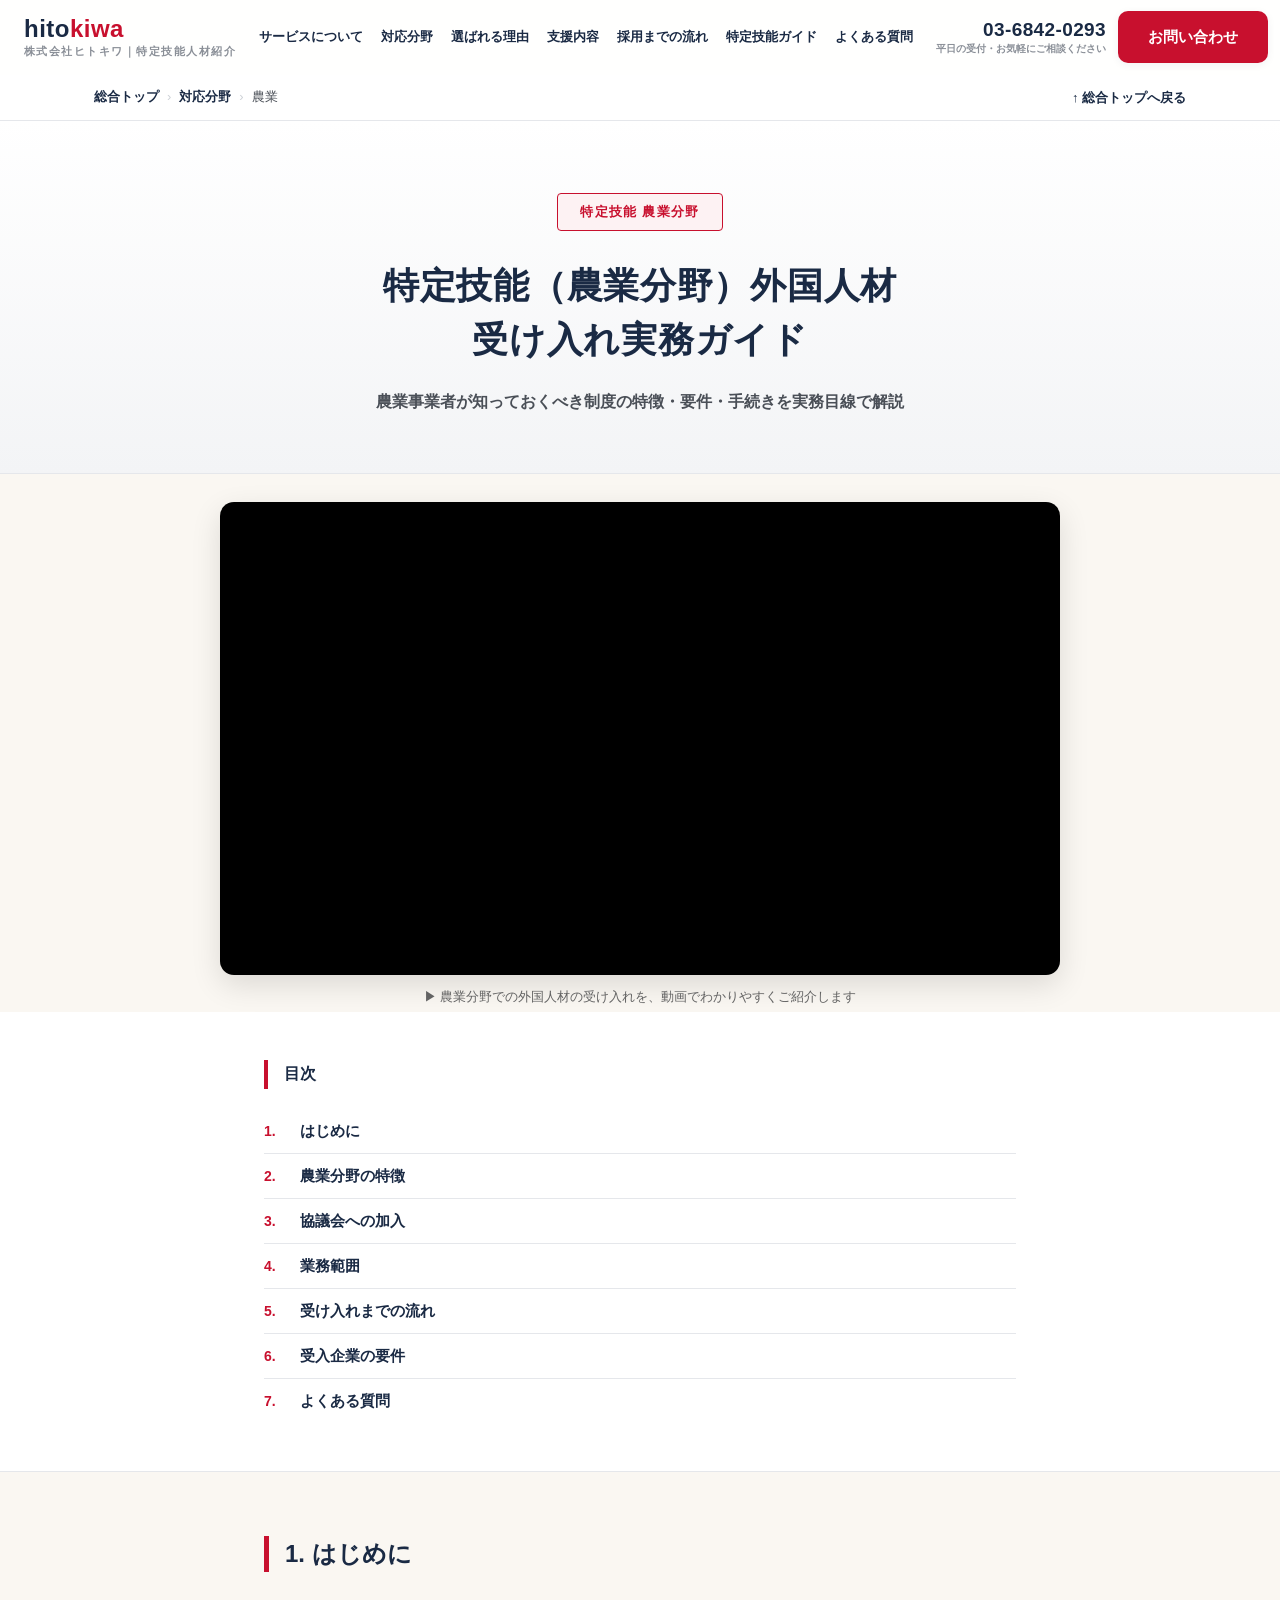
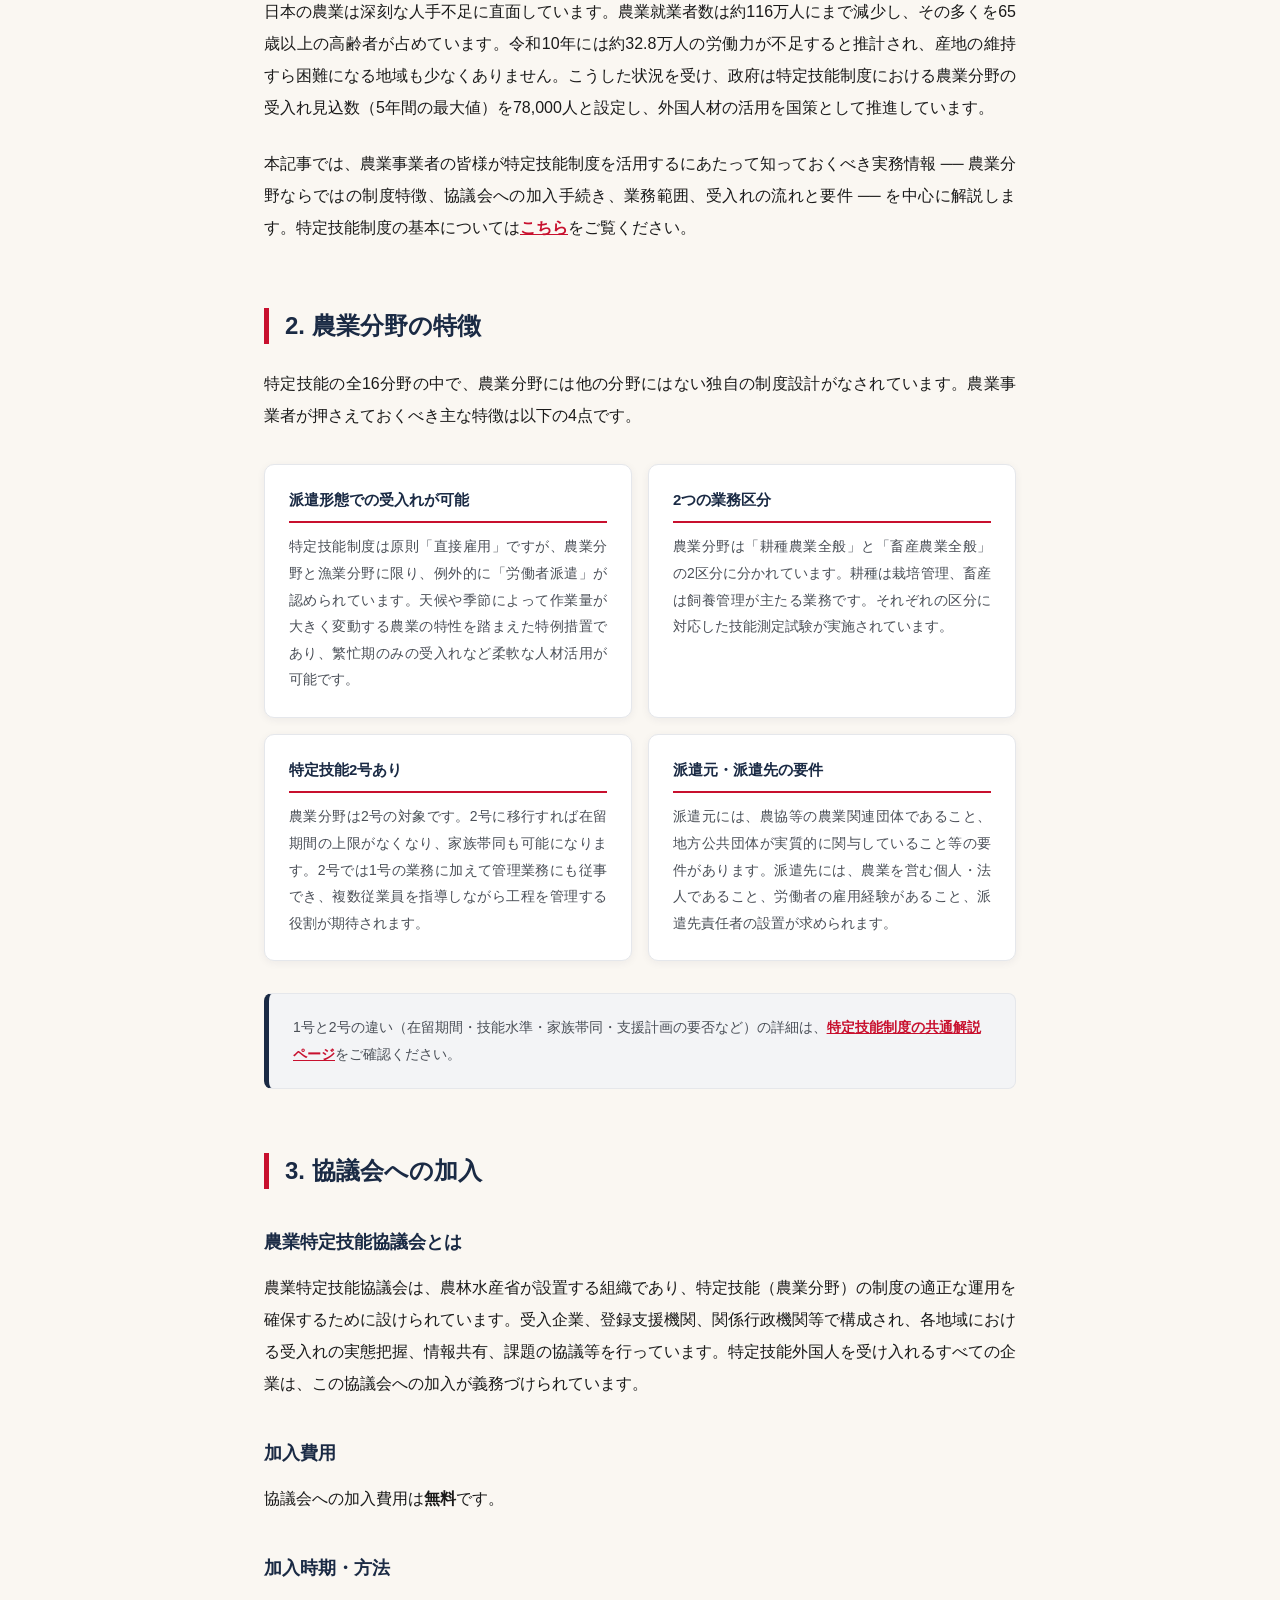
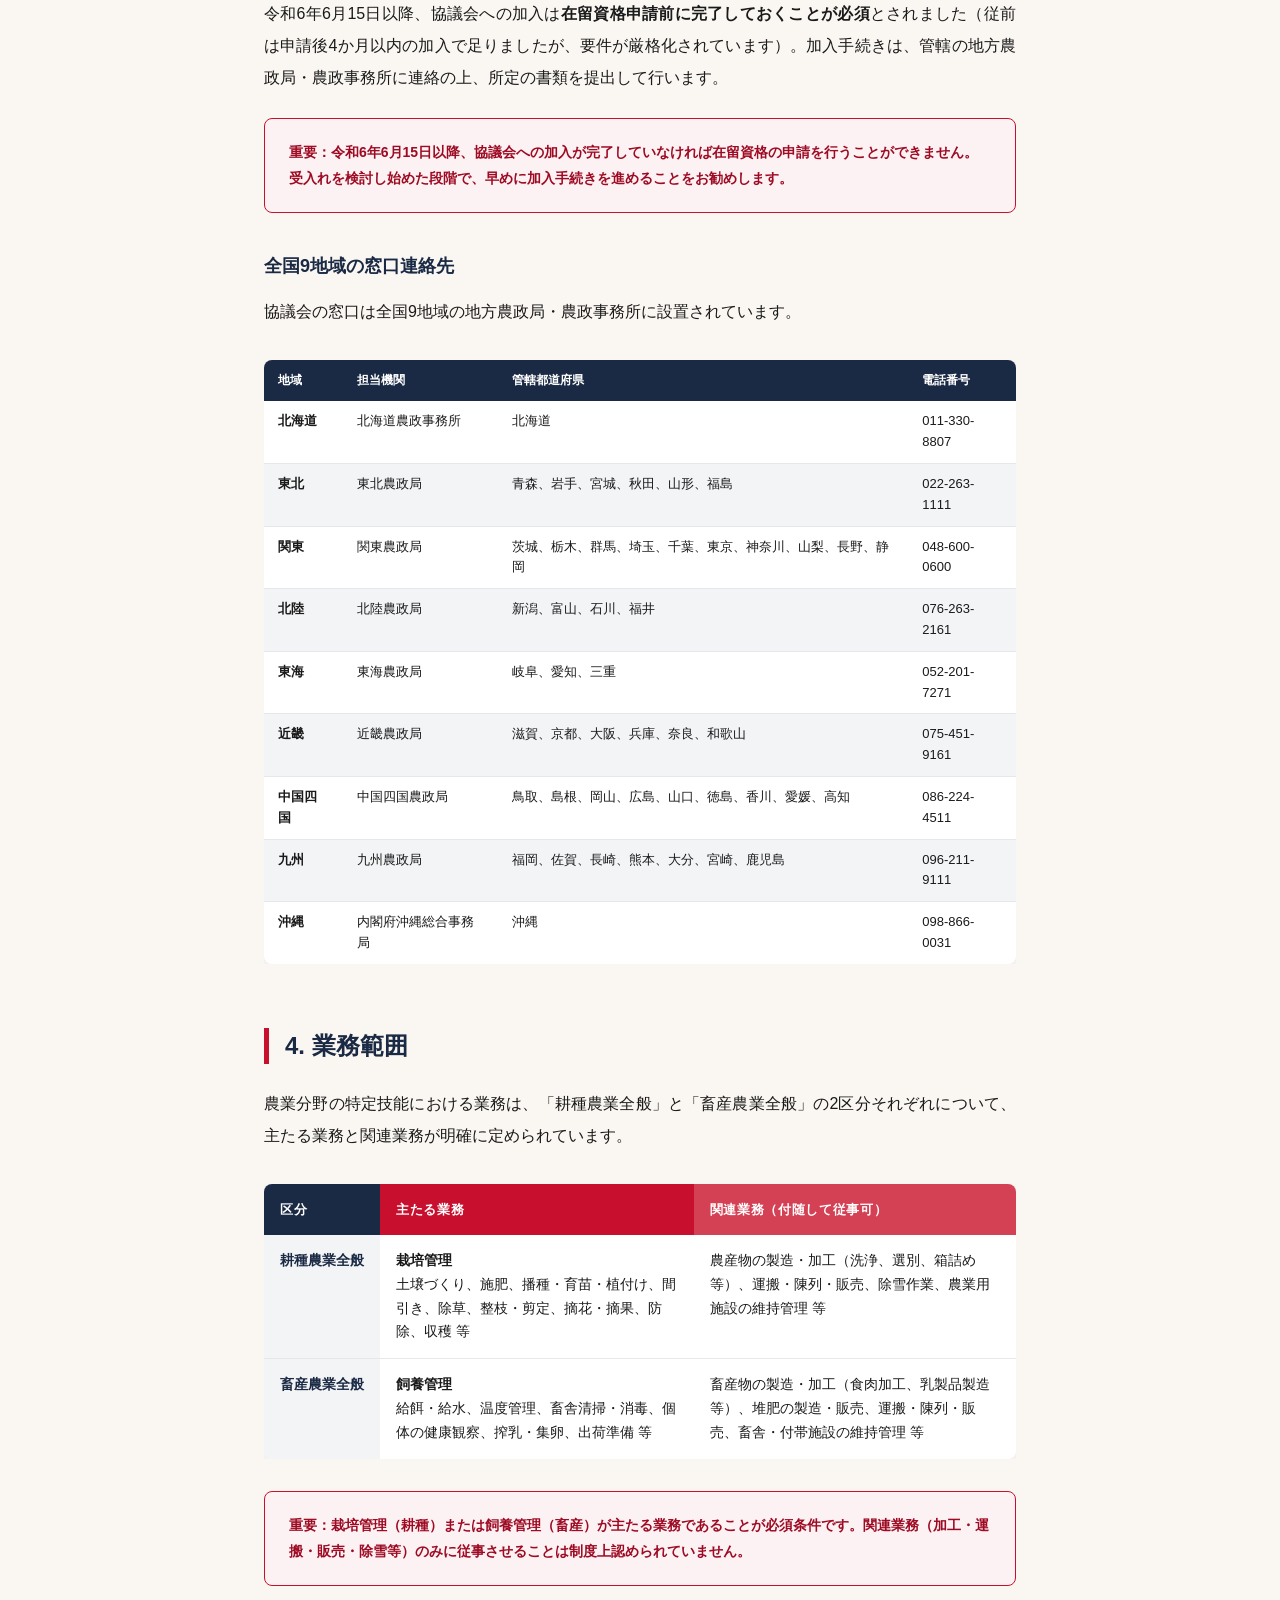
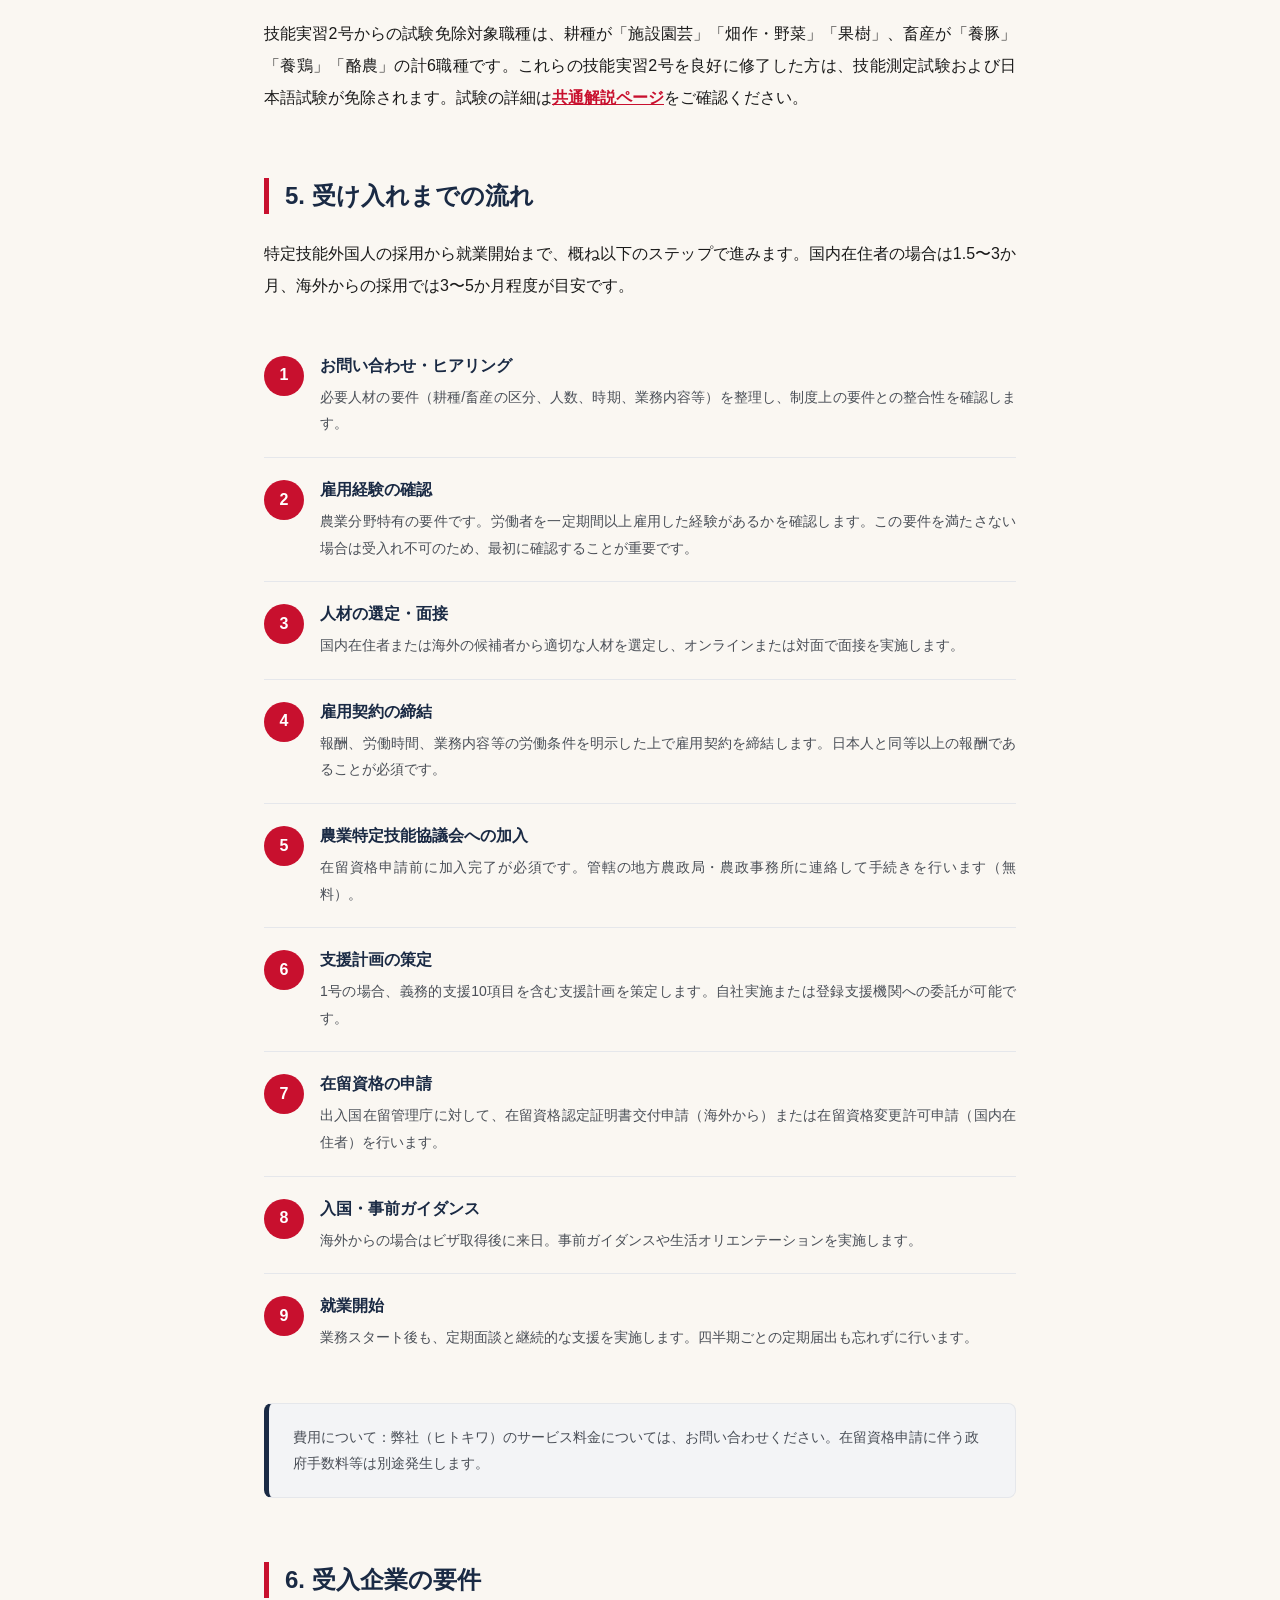
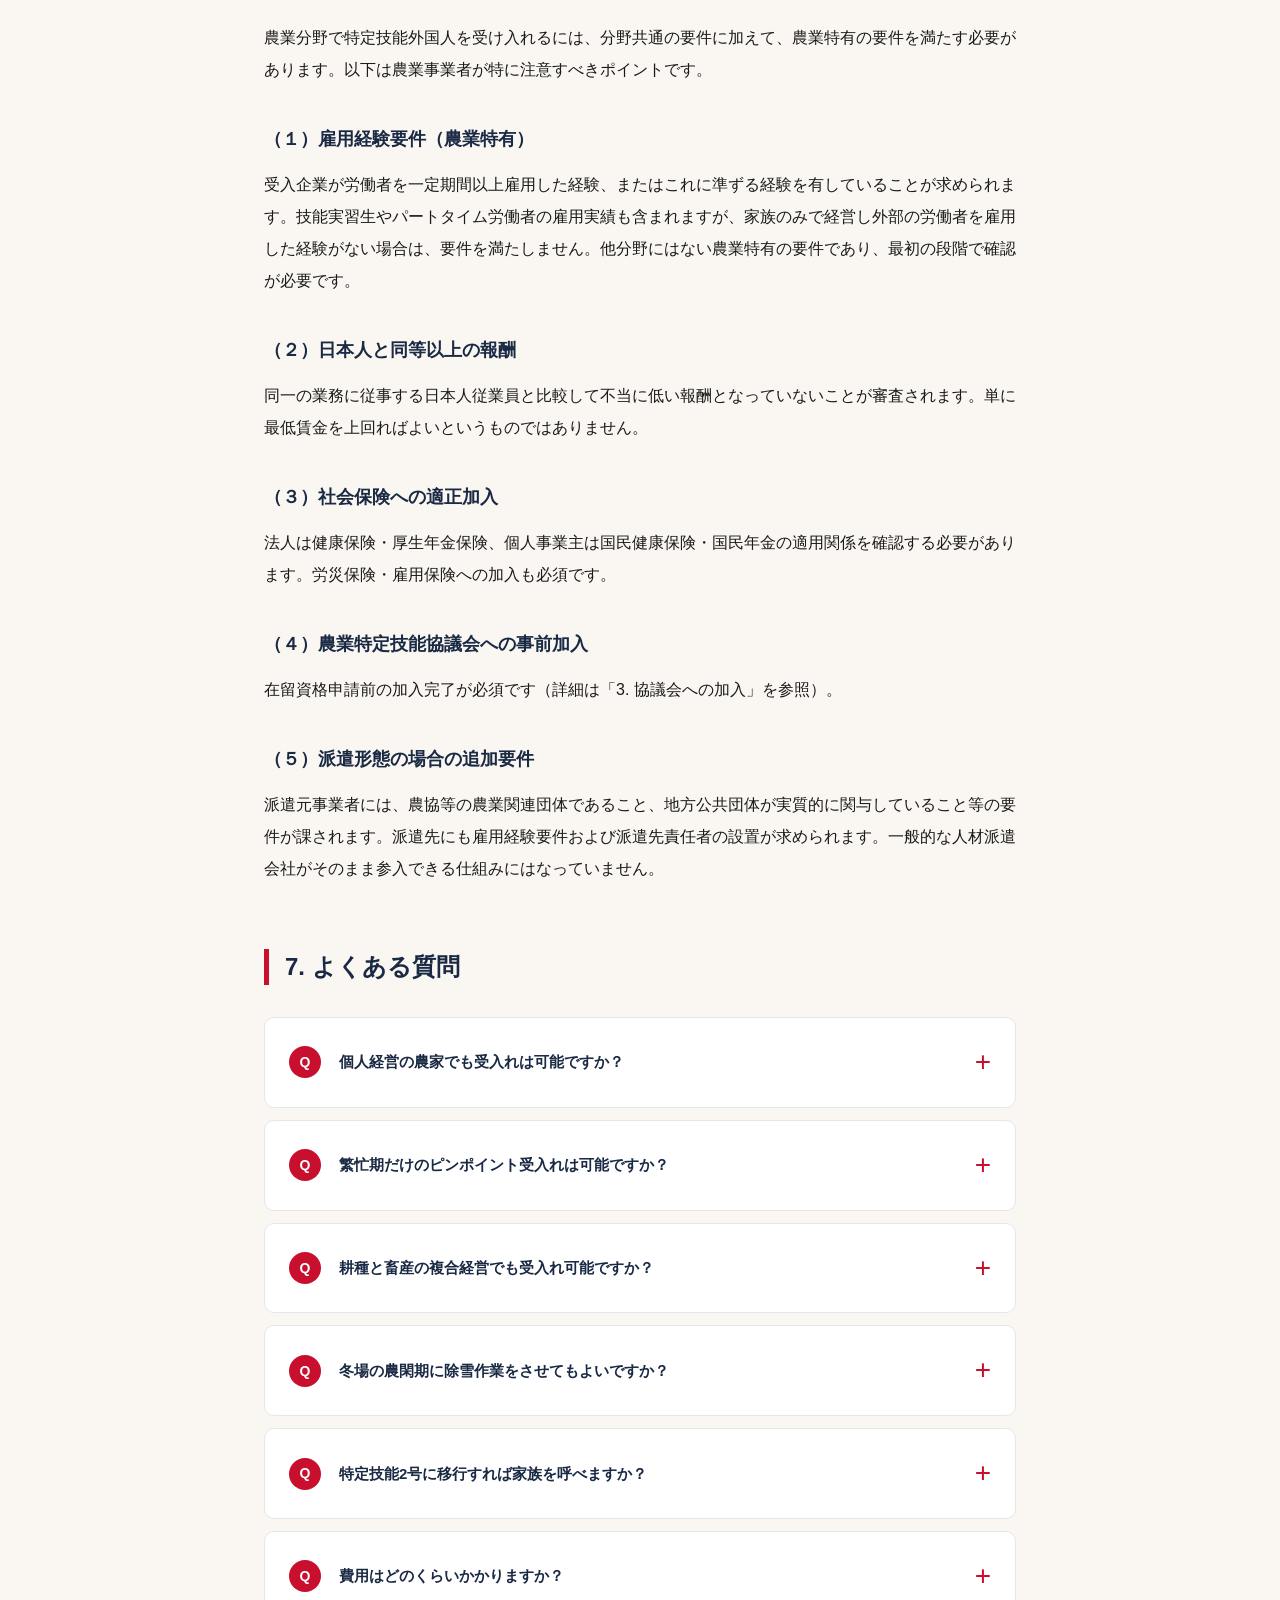
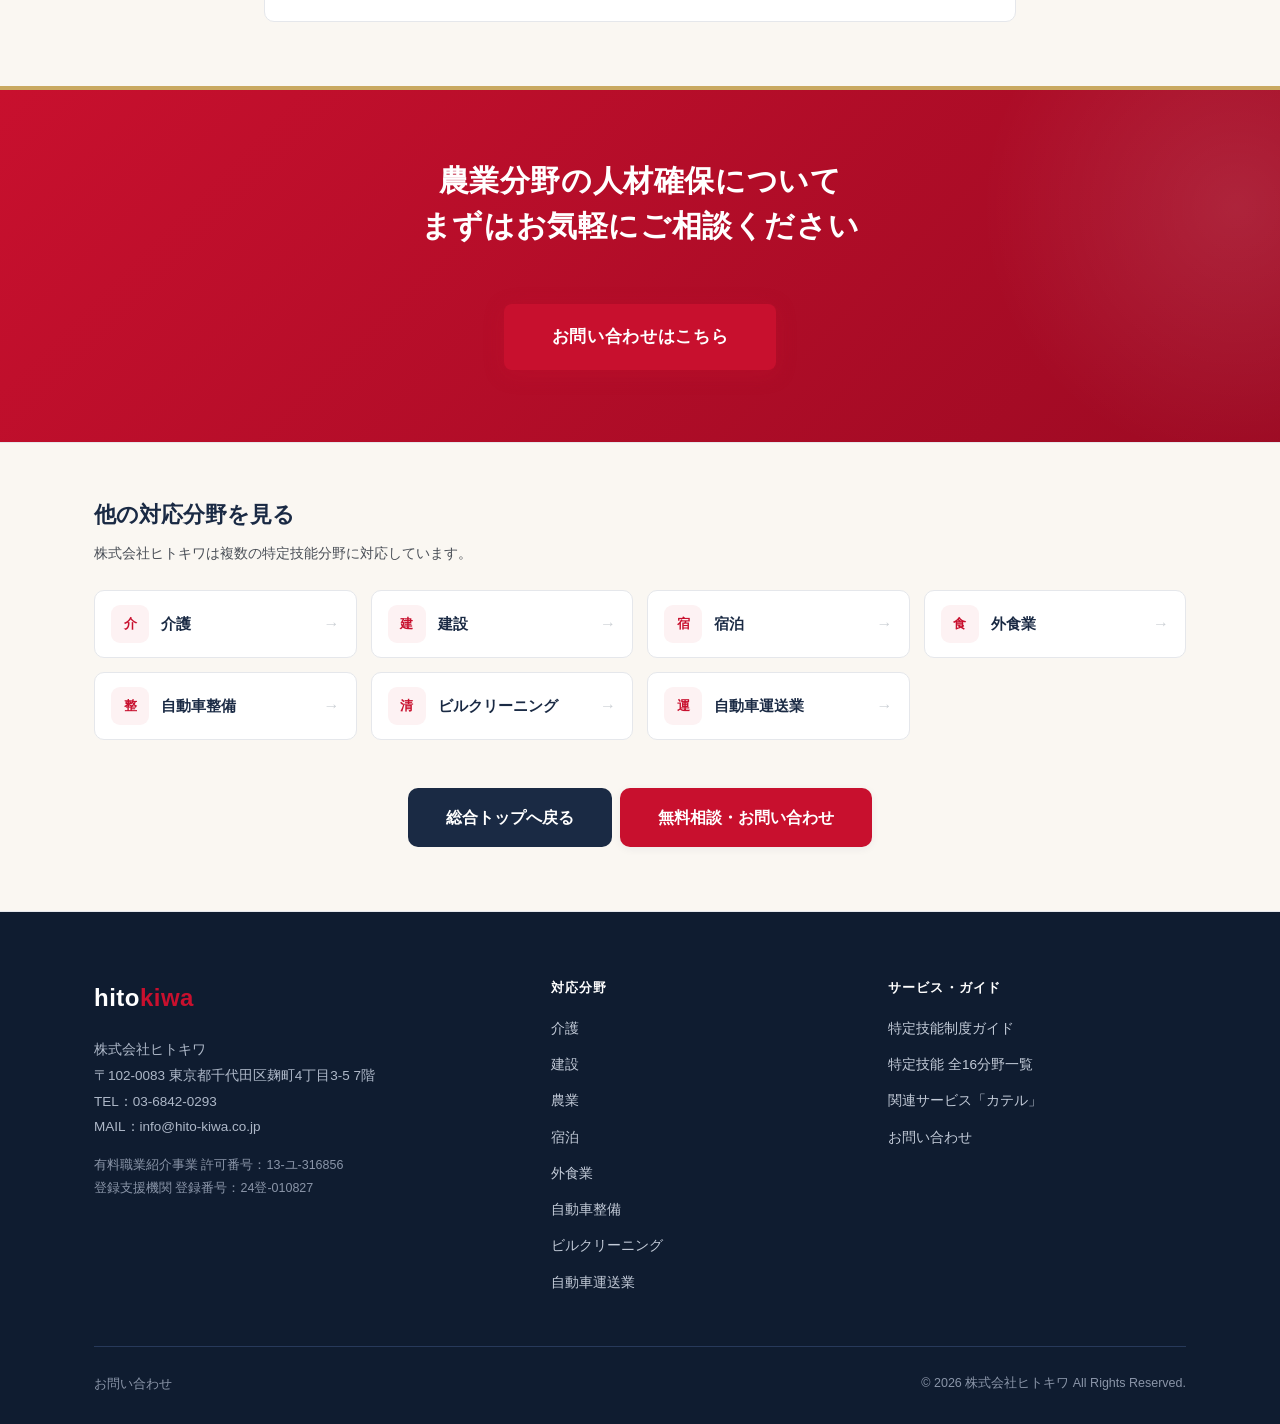
<file: hitokiwa_nogyo_lp.html>
<!DOCTYPE html>

<html lang="ja">
<head><script>document.documentElement.classList.add('js');</script><link href="assets/css/common.css" rel="stylesheet"/><link href="assets/css/article.css" rel="stylesheet"/>
<meta charset="utf-8"/>
<meta content="width=device-width, initial-scale=1.0" name="viewport"/>
<title>特定技能（農業分野）外国人材 受け入れ完全ガイド｜株式会社ヒトキワ</title>
<meta content="特定技能（農業分野）の外国人材受入れを徹底解説。耕種農業・畜産農業の業務区分、派遣形態での受入れ、評価試験、受入要件まで完全網羅。株式会社ヒトキワが農業分野の人材確保をサポートします。" name="description"/>
<style>
  :root{
    --red:#c8102e;
    --red-2:#9d0a23;
    --red-soft:#fdf2f3;
    --navy:#1a2a44;
    --navy-2:#0f1c30;
    --ivory:#faf7f2;
    --gold:#c9a961;
    --black:#1a1a1a;
    --gray-700:#4a4f57;
    --gray-500:#8a8f97;
    --gray-300:#cdd1d6;
    --gray-200:#e5e7eb;
    --gray-100:#f3f4f6;
    --shadow-sm:0 2px 8px rgba(26,42,68,.06);
    --shadow:0 4px 20px rgba(26,42,68,.08);
    --shadow-lg:0 12px 40px rgba(26,42,68,.12);
    --sans:"Hiragino Kaku Gothic ProN","Hiragino Sans","Noto Sans JP","Yu Gothic Medium","Meiryo",sans-serif;
  }
  *{box-sizing:border-box;margin:0;padding:0}
  html{scroll-behavior:smooth}
  body{background:var(--ivory);color:var(--black);font-family:var(--sans);line-height:1.8;-webkit-font-smoothing:antialiased;font-size:15px}
  img{max-width:100%;display:block}
  a{color:inherit;text-decoration:none}

  /* ===== Sticky top bar ===== */
  .topbar{background:#fff;border-bottom:1px solid var(--gray-200);position:sticky;top:0;z-index:100;box-shadow:var(--shadow-sm)}
  .topbar-inner{max-width:1080px;margin:0 auto;padding:14px 24px;display:flex;align-items:center;justify-content:space-between}
  .logo{font-weight:900;font-size:22px;color:var(--navy);letter-spacing:.04em}
  .logo span{color:var(--red)}
  .top-cta{display:flex;gap:12px;align-items:center}
  .top-tel{font-weight:900;color:var(--navy);font-size:18px;line-height:1.1}
  .top-tel small{display:block;font-size:10px;color:var(--gray-500);font-weight:500;margin-top:2px}
  .btn-primary{background:var(--red);color:#fff;padding:12px 24px;border-radius:6px;font-weight:900;font-size:14px;box-shadow:var(--shadow-sm);transition:all .2s;display:inline-block;border:none;cursor:pointer}
  .btn-primary:hover{background:var(--red-2);transform:translateY(-1px);box-shadow:var(--shadow)}

  /* ===== Article Header ===== */
  .article-header{
    padding:72px 24px 56px;
    background:linear-gradient(180deg,#fff 0%,var(--gray-100) 100%);
    text-align:center;
    border-bottom:1px solid var(--gray-200);
  }
  .article-header .category-tag{
    display:inline-block;
    background:var(--red-soft);
    color:var(--red);
    padding:6px 22px;
    font-size:13px;
    font-weight:900;
    letter-spacing:.1em;
    border-radius:4px;
    margin-bottom:28px;
    border:1px solid var(--red);
  }
  .article-header h1{
    font-size:36px;
    font-weight:900;
    line-height:1.5;
    color:var(--navy);
    letter-spacing:.02em;
    margin-bottom:20px;
    max-width:800px;
    margin-left:auto;
    margin-right:auto;
  }
  .article-header .subtitle{
    font-size:16px;
    color:var(--gray-700);
    line-height:1.9;
    font-weight:700;
    max-width:680px;
    margin:0 auto;
  }

  /* ===== TOC ===== */
  .toc-section{background:#fff;padding:48px 0;border-bottom:1px solid var(--gray-200)}
  .toc-inner{max-width:800px;margin:0 auto;padding:0 24px}
  .toc-title{font-size:16px;font-weight:900;color:var(--navy);margin-bottom:20px;padding-left:16px;border-left:4px solid var(--red)}
  .toc-list{list-style:none;columns:1;column-gap:32px}
  .toc-list li{
    padding:10px 0;
    border-bottom:1px solid var(--gray-200);
    font-size:15px;
    line-height:1.6;
  }
  .toc-list li:last-child{border-bottom:none}
  .toc-list a{
    display:flex;
    align-items:baseline;
    gap:12px;
    color:var(--navy);
    font-weight:700;
    transition:color .2s;
  }
  .toc-list a:hover{color:var(--red)}
  .toc-list .toc-num{
    color:var(--red);
    font-weight:900;
    font-size:14px;
    min-width:24px;
  }

  /* ===== Article Body ===== */
  .article-body{max-width:800px;margin:0 auto;padding:0 24px}
  .article-body h2{
    font-size:24px;
    font-weight:900;
    color:var(--navy);
    border-left:5px solid var(--red);
    padding-left:16px;
    margin:64px 0 24px;
    line-height:1.5;
  }
  .article-body h3{
    font-size:18px;
    font-weight:900;
    color:var(--navy);
    margin:40px 0 16px;
    line-height:1.5;
  }
  .article-body p{
    font-size:16px;
    line-height:2.0;
    color:var(--black);
    margin-bottom:24px;
    text-align:justify;
  }
  .article-body .note-box{
    background:var(--red-soft);
    border:1px solid var(--red);
    border-radius:8px;
    padding:20px 24px;
    margin:24px 0 32px;
    font-size:14px;
    color:var(--red-2);
    font-weight:700;
    line-height:1.9;
  }
  .article-body .info-box{
    background:var(--gray-100);
    border:1px solid var(--gray-200);
    border-left:5px solid var(--navy);
    border-radius:8px;
    padding:20px 24px;
    margin:24px 0 32px;
    font-size:14px;
    color:var(--gray-700);
    line-height:1.9;
  }
  .article-body a.text-link{
    color:var(--red);
    text-decoration:underline;
    font-weight:700;
  }
  .article-body a.text-link:hover{
    color:var(--red-2);
  }

  /* ===== Tables in article ===== */
  .article-body .tbl-wrap{margin:32px 0;overflow-x:auto}
  .tbl{width:100%;border-collapse:collapse;background:#fff;border-radius:8px;overflow:hidden;box-shadow:var(--shadow-sm);font-size:14px}
  .tbl th{background:var(--navy);color:#fff;padding:14px 16px;font-weight:900;font-size:13px;letter-spacing:.05em;text-align:left;white-space:nowrap}
  .tbl th.red-h{background:var(--red)}
  .tbl th.red-l{background:#d44054}
  .tbl td{padding:14px 16px;border-bottom:1px solid var(--gray-200);vertical-align:top;line-height:1.7}
  .tbl tr:last-child td{border-bottom:none}
  .tbl .row-label{background:var(--gray-100);font-weight:900;color:var(--navy);white-space:nowrap}
  .tbl .badge{display:inline-block;background:var(--gray-100);color:var(--navy);font-size:11px;font-weight:900;padding:2px 8px;border-radius:3px}
  .tbl .badge-red{display:inline-block;background:var(--red-soft);color:var(--red);font-size:11px;font-weight:900;padding:2px 8px;border-radius:3px}
  .region-tbl{width:100%;border-collapse:collapse;background:#fff;border-radius:8px;overflow:hidden;box-shadow:var(--shadow-sm);font-size:13px}
  .region-tbl th{background:var(--navy);color:#fff;padding:10px 14px;font-weight:900;font-size:12px;text-align:left}
  .region-tbl td{padding:10px 14px;border-bottom:1px solid var(--gray-200);vertical-align:top;line-height:1.6}
  .region-tbl tr:last-child td{border-bottom:none}
  .region-tbl tr:nth-child(even){background:var(--gray-100)}

  /* ===== Step list ===== */
  .step-list{margin:32px 0;display:flex;flex-direction:column;gap:0}
  .step-item{
    display:grid;
    grid-template-columns:56px 1fr;
    gap:0;
    padding:20px 0;
    border-bottom:1px solid var(--gray-200);
  }
  .step-item:last-child{border-bottom:none}
  .step-num{
    background:var(--red);color:#fff;
    width:40px;height:40px;border-radius:50%;
    display:flex;align-items:center;justify-content:center;
    font-size:16px;font-weight:900;
    margin-top:2px;
  }
  .step-content h4{
    font-size:16px;font-weight:900;color:var(--navy);
    margin-bottom:6px;line-height:1.5;
  }
  .step-content p{
    font-size:14px;line-height:1.9;color:var(--gray-700);
    margin-bottom:0;
  }

  /* ===== Feature cards ===== */
  .feature-grid{
    display:grid;
    grid-template-columns:1fr 1fr;
    gap:16px;
    margin:32px 0;
  }
  .feature-card{
    background:#fff;
    border:1px solid var(--gray-200);
    border-radius:10px;
    padding:24px;
    box-shadow:var(--shadow-sm);
  }
  .feature-card h4{
    font-size:15px;font-weight:900;color:var(--navy);
    margin-bottom:10px;line-height:1.5;
    padding-bottom:10px;
    border-bottom:2px solid var(--red);
  }
  .feature-card p{
    font-size:14px;line-height:1.9;color:var(--gray-700);
    margin-bottom:0;
  }

  /* ===== FAQ ===== */
  .faq-list{margin:32px 0;display:flex;flex-direction:column;gap:12px}
  .faq-item{
    background:#fff;
    border:1px solid var(--gray-200);
    border-radius:10px;
    overflow:hidden;
  }
  .faq-q{
    padding:22px 24px;
    font-weight:900;color:var(--navy);
    cursor:pointer;
    display:grid;
    grid-template-columns:36px 1fr 24px;
    gap:14px;align-items:center;
    font-size:15px;line-height:1.6;
  }
  .faq-q::before{
    content:"Q";
    background:var(--red);color:#fff;
    width:32px;height:32px;border-radius:50%;
    display:flex;align-items:center;justify-content:center;
    font-size:14px;font-weight:900;
  }
  .faq-q::after{
    content:"+";color:var(--red);
    font-size:28px;font-weight:300;text-align:right;
    transition:transform .2s;
  }
  .faq-a{
    padding:0 24px 24px 74px;
    color:var(--gray-700);
    font-size:15px;line-height:2.0;
    display:none;
  }
  details[open] .faq-q::after{content:"\2212"}
  details[open] .faq-a{display:block}
  details summary{list-style:none}
  details summary::-webkit-details-marker{display:none}

  /* ===== CTA BOTTOM ===== */
  .cta-bottom{
    background:linear-gradient(135deg,var(--red) 0%,var(--red-2) 100%);
    color:#fff;padding:72px 0;text-align:center;
    position:relative;overflow:hidden;
    margin-top:64px;
  }
  .cta-bottom::before{
    content:"";position:absolute;top:-50%;right:-20%;
    width:600px;height:600px;
    background:radial-gradient(circle,rgba(255,255,255,.1) 0%,transparent 60%);
    pointer-events:none;
  }
  .cta-bottom::after{
    content:"";position:absolute;top:0;left:0;right:0;
    height:4px;background:var(--gold);
  }
  .cta-bottom h2{font-size:30px;font-weight:900;line-height:1.5;letter-spacing:.02em;margin-bottom:32px;position:relative}
  .cta-contacts{display:flex;gap:32px;flex-wrap:wrap;align-items:center;justify-content:center;position:relative}
  .cta-tel,.cta-mail{
    display:flex;align-items:center;gap:10px;
    background:rgba(255,255,255,.1);
    padding:14px 24px;border-radius:8px;
    backdrop-filter:blur(10px);
  }
  .cta-tel .lbl,.cta-mail .lbl{background:#fff;color:var(--red);font-size:11px;font-weight:900;padding:4px 10px;border-radius:3px}
  .cta-tel .num{font-size:28px;font-weight:900;letter-spacing:.04em;line-height:1}
  .cta-tel .note{font-size:11px;color:rgba(255,255,255,.78);margin-left:8px}
  .cta-mail .addr{font-size:16px;font-weight:700;letter-spacing:.02em}

  /* ===== Footer ===== */
  footer{background:var(--navy-2);color:rgba(255,255,255,.7);padding:48px 0 24px;font-size:13px}
  .foot-inner{max-width:1080px;margin:0 auto;padding:0 24px}
  .foot-grid{display:grid;grid-template-columns:2fr 1fr;gap:48px;margin-bottom:32px}
  .foot-grid h6{color:#fff;font-size:14px;margin-bottom:12px;font-weight:900}
  .foot-grid p{font-size:12px;line-height:1.9;color:rgba(255,255,255,.6)}
  .foot-bottom{
    border-top:1px solid rgba(255,255,255,.1);
    padding-top:20px;text-align:center;
    font-size:11px;color:rgba(255,255,255,.5);
  }

  /* ===== Floating CTA (mobile) ===== */
  .float-cta{
    position:fixed;bottom:0;left:0;right:0;
    background:#fff;border-top:1px solid var(--gray-200);
    padding:10px 14px;display:none;z-index:99;
    box-shadow:0 -4px 20px rgba(0,0,0,.1);
  }
  .float-cta a{
    display:block;text-align:center;
    background:var(--red);color:#fff;
    padding:14px;border-radius:8px;font-weight:900;
  }
  .update-date{font-size:11px;color:var(--gray-500);text-align:right;line-height:1.3}
  .update-date span{display:block;font-weight:700;color:var(--navy)}

  /* ===== CTA Button ===== */
  .cta-btn{display:inline-block;background:var(--red);color:#fff;padding:18px 48px;border-radius:8px;font-weight:900;font-size:17px;letter-spacing:.04em;box-shadow:0 4px 20px rgba(200,16,46,.3);transition:all .2s;margin-top:24px;text-decoration:none}
  .cta-btn:hover{background:#9d0a23;transform:translateY(-2px);color:#fff}

  /* ===== Mobile ===== */
  @media(max-width:768px){
    .topbar-inner{padding:10px 16px}
    .top-tel{display:none}
    .btn-primary{padding:10px 16px;font-size:13px}
    .article-header{padding:48px 20px 40px}
    .article-header h1{font-size:24px}
    .article-header .subtitle{font-size:14px}
    .article-body h2{font-size:20px;margin:48px 0 20px}
    .article-body h3{font-size:16px}
    .article-body p{font-size:15px}
    .tbl-wrap{margin:24px -12px}
    .tbl{font-size:12px}
    .tbl th,.tbl td{padding:10px 12px}
    .region-tbl{font-size:11px}
    .region-tbl th,.region-tbl td{padding:8px 10px}
    .cta-bottom h2{font-size:22px}
    .cta-tel,.cta-mail{padding:10px 16px}
    .cta-tel .num{font-size:20px}
    .float-cta{display:block}
    body{padding-bottom:80px}
    .foot-grid{grid-template-columns:1fr;gap:24px}
    .toc-list{columns:1}
    .feature-grid{grid-template-columns:1fr}
    .step-item{grid-template-columns:48px 1fr}
  }
</style>
</head>
<body>
<header class="site-header">
<div class="header-inner">
<a aria-label="株式会社ヒトキワ トップへ" class="brand" href="index.html">
<span class="brand-logo">hito<span>kiwa</span></span>
<span class="brand-sub">株式会社ヒトキワ｜特定技能人材紹介</span>
</a>
<nav aria-label="メインナビゲーション" class="global-nav" id="globalNav">
<ul>
<li><a href="index.html#service">サービスについて</a></li>
<li><a href="index.html#fields">対応分野</a></li>
<li><a href="index.html#reasons">選ばれる理由</a></li>
<li><a href="index.html#support">支援内容</a></li>
<li><a href="index.html#flow">採用までの流れ</a></li>
<li><a href="hitokiwa_tokutei_common.html">特定技能ガイド</a></li>
<li><a href="index.html#faq">よくある質問</a></li>
</ul>
</nav>
<div class="header-cta">
<a class="header-tel" href="tel:0368420293">
<span class="num">03-6842-0293</span>
<span class="lbl">平日の受付・お気軽にご相談ください</span>
</a>
<a class="btn btn--red" href="https://hito-kiwa.co.jp/contact/">お問い合わせ</a>
<button aria-controls="globalNav" aria-expanded="false" aria-label="メニューを開く" class="nav-toggle" id="navToggle"><span></span></button>
</div>
</div>
</header>
<div class="nav-overlay" id="navOverlay"></div>
<nav aria-label="パンくず" class="breadcrumb"><div class="breadcrumb-inner"><div class="crumbs"><a href="index.html">総合トップ</a><span class="sep">›</span><a href="index.html#fields">対応分野</a><span class="sep">›</span><span class="cur">農業</span></div><a class="back-home" href="index.html">↑ 総合トップへ戻る</a></div></nav>



<!-- ===== TOP BAR ===== -->

<!-- ===== ARTICLE HEADER ===== -->
<header class="article-header">
<div class="category-tag">特定技能 農業分野</div>
<h1>特定技能（農業分野）外国人材<br/>受け入れ実務ガイド</h1>
<p class="subtitle">農業事業者が知っておくべき制度の特徴・要件・手続きを実務目線で解説</p>
</header>
<!-- ===== INTRO MOVIE ===== -->
<section aria-label="農業分野 サービス紹介動画" style="max-width:880px;margin:28px auto 4px;padding:0 20px;">
<div style="position:relative;width:100%;padding-bottom:56.25%;border-radius:14px;overflow:hidden;box-shadow:0 10px 30px rgba(0,0,0,.12);background:#000;">
<iframe src="https://www.youtube.com/embed/dDnABEq8wBc?rel=0" title="【特定技能・農業】外国人材の受入れ支援｜株式会社ヒトキワ" loading="lazy" allow="accelerometer; autoplay; clipboard-write; encrypted-media; gyroscope; picture-in-picture; web-share" allowfullscreen style="position:absolute;top:0;left:0;width:100%;height:100%;border:0;"></iframe>
</div>
<p style="text-align:center;font-size:13px;color:#666;margin-top:10px;">▶ 農業分野での外国人材の受け入れを、動画でわかりやすくご紹介します</p>
</section>
<!-- ===== TABLE OF CONTENTS ===== -->
<nav class="toc-section" id="toc">
<div class="toc-inner">
<div class="toc-title">目次</div>
<ol class="toc-list">
<li><a href="#sec1"><span class="toc-num">1.</span>はじめに</a></li>
<li><a href="#sec2"><span class="toc-num">2.</span>農業分野の特徴</a></li>
<li><a href="#sec3"><span class="toc-num">3.</span>協議会への加入</a></li>
<li><a href="#sec4"><span class="toc-num">4.</span>業務範囲</a></li>
<li><a href="#sec5"><span class="toc-num">5.</span>受け入れまでの流れ</a></li>
<li><a href="#sec6"><span class="toc-num">6.</span>受入企業の要件</a></li>
<li><a href="#sec7"><span class="toc-num">7.</span>よくある質問</a></li>
</ol>
</div>
</nav>
<!-- ===== ARTICLE BODY ===== -->
<main>
<div class="article-body">
<!-- 1. はじめに -->
<h2 data-animate="" id="sec1">1. はじめに</h2>
<p>日本の農業は深刻な人手不足に直面しています。農業就業者数は約116万人にまで減少し、その多くを65歳以上の高齢者が占めています。令和10年には約32.8万人の労働力が不足すると推計され、産地の維持すら困難になる地域も少なくありません。こうした状況を受け、政府は特定技能制度における農業分野の受入れ見込数（5年間の最大値）を78,000人と設定し、外国人材の活用を国策として推進しています。</p>
<p>本記事では、農業事業者の皆様が特定技能制度を活用するにあたって知っておくべき実務情報 ── 農業分野ならではの制度特徴、協議会への加入手続き、業務範囲、受入れの流れと要件 ── を中心に解説します。特定技能制度の基本については<a class="text-link" href="hitokiwa_tokutei_common.html">こちら</a>をご覧ください。</p>
<!-- 2. 農業分野の特徴 -->
<h2 data-animate="" id="sec2">2. 農業分野の特徴</h2>
<p>特定技能の全16分野の中で、農業分野には他の分野にはない独自の制度設計がなされています。農業事業者が押さえておくべき主な特徴は以下の4点です。</p>
<div class="feature-grid">
<div class="feature-card">
<h4>派遣形態での受入れが可能</h4>
<p>特定技能制度は原則「直接雇用」ですが、農業分野と漁業分野に限り、例外的に「労働者派遣」が認められています。天候や季節によって作業量が大きく変動する農業の特性を踏まえた特例措置であり、繁忙期のみの受入れなど柔軟な人材活用が可能です。</p>
</div>
<div class="feature-card">
<h4>2つの業務区分</h4>
<p>農業分野は「耕種農業全般」と「畜産農業全般」の2区分に分かれています。耕種は栽培管理、畜産は飼養管理が主たる業務です。それぞれの区分に対応した技能測定試験が実施されています。</p>
</div>
<div class="feature-card">
<h4>特定技能2号あり</h4>
<p>農業分野は2号の対象です。2号に移行すれば在留期間の上限がなくなり、家族帯同も可能になります。2号では1号の業務に加えて管理業務にも従事でき、複数従業員を指導しながら工程を管理する役割が期待されます。</p>
</div>
<div class="feature-card">
<h4>派遣元・派遣先の要件</h4>
<p>派遣元には、農協等の農業関連団体であること、地方公共団体が実質的に関与していること等の要件があります。派遣先には、農業を営む個人・法人であること、労働者の雇用経験があること、派遣先責任者の設置が求められます。</p>
</div>
</div>
<div class="info-box">
  1号と2号の違い（在留期間・技能水準・家族帯同・支援計画の要否など）の詳細は、<a class="text-link" href="hitokiwa_tokutei_common.html">特定技能制度の共通解説ページ</a>をご確認ください。
</div>
<!-- 3. 協議会への加入 -->
<h2 data-animate="" id="sec3">3. 協議会への加入</h2>
<h3>農業特定技能協議会とは</h3>
<p>農業特定技能協議会は、農林水産省が設置する組織であり、特定技能（農業分野）の制度の適正な運用を確保するために設けられています。受入企業、登録支援機関、関係行政機関等で構成され、各地域における受入れの実態把握、情報共有、課題の協議等を行っています。特定技能外国人を受け入れるすべての企業は、この協議会への加入が義務づけられています。</p>
<h3>加入費用</h3>
<p>協議会への加入費用は<strong>無料</strong>です。</p>
<h3>加入時期・方法</h3>
<p>令和6年6月15日以降、協議会への加入は<strong>在留資格申請前に完了しておくことが必須</strong>とされました（従前は申請後4か月以内の加入で足りましたが、要件が厳格化されています）。加入手続きは、管轄の地方農政局・農政事務所に連絡の上、所定の書類を提出して行います。</p>
<div class="note-box">
  重要：令和6年6月15日以降、協議会への加入が完了していなければ在留資格の申請を行うことができません。受入れを検討し始めた段階で、早めに加入手続きを進めることをお勧めします。
</div>
<h3>全国9地域の窓口連絡先</h3>
<p>協議会の窓口は全国9地域の地方農政局・農政事務所に設置されています。</p>
<div class="tbl-wrap">
<table class="region-tbl">
<thead>
<tr>
<th>地域</th>
<th>担当機関</th>
<th>管轄都道府県</th>
<th>電話番号</th>
</tr>
</thead>
<tbody>
<tr>
<td><strong>北海道</strong></td>
<td>北海道農政事務所</td>
<td>北海道</td>
<td>011-330-8807</td>
</tr>
<tr>
<td><strong>東北</strong></td>
<td>東北農政局</td>
<td>青森、岩手、宮城、秋田、山形、福島</td>
<td>022-263-1111</td>
</tr>
<tr>
<td><strong>関東</strong></td>
<td>関東農政局</td>
<td>茨城、栃木、群馬、埼玉、千葉、東京、神奈川、山梨、長野、静岡</td>
<td>048-600-0600</td>
</tr>
<tr>
<td><strong>北陸</strong></td>
<td>北陸農政局</td>
<td>新潟、富山、石川、福井</td>
<td>076-263-2161</td>
</tr>
<tr>
<td><strong>東海</strong></td>
<td>東海農政局</td>
<td>岐阜、愛知、三重</td>
<td>052-201-7271</td>
</tr>
<tr>
<td><strong>近畿</strong></td>
<td>近畿農政局</td>
<td>滋賀、京都、大阪、兵庫、奈良、和歌山</td>
<td>075-451-9161</td>
</tr>
<tr>
<td><strong>中国四国</strong></td>
<td>中国四国農政局</td>
<td>鳥取、島根、岡山、広島、山口、徳島、香川、愛媛、高知</td>
<td>086-224-4511</td>
</tr>
<tr>
<td><strong>九州</strong></td>
<td>九州農政局</td>
<td>福岡、佐賀、長崎、熊本、大分、宮崎、鹿児島</td>
<td>096-211-9111</td>
</tr>
<tr>
<td><strong>沖縄</strong></td>
<td>内閣府沖縄総合事務局</td>
<td>沖縄</td>
<td>098-866-0031</td>
</tr>
</tbody>
</table>
</div>
<!-- 4. 業務範囲 -->
<h2 data-animate="" id="sec4">4. 業務範囲</h2>
<p>農業分野の特定技能における業務は、「耕種農業全般」と「畜産農業全般」の2区分それぞれについて、主たる業務と関連業務が明確に定められています。</p>
<div class="tbl-wrap">
<table class="tbl">
<thead>
<tr>
<th style="width:15%">区分</th>
<th class="red-h" style="width:42%">主たる業務</th>
<th class="red-l" style="width:43%">関連業務（付随して従事可）</th>
</tr>
</thead>
<tbody>
<tr>
<td class="row-label">耕種農業全般</td>
<td><strong>栽培管理</strong><br/>土壌づくり、施肥、播種・育苗・植付け、間引き、除草、整枝・剪定、摘花・摘果、防除、収穫 等</td>
<td>農産物の製造・加工（洗浄、選別、箱詰め等）、運搬・陳列・販売、除雪作業、農業用施設の維持管理 等</td>
</tr>
<tr>
<td class="row-label">畜産農業全般</td>
<td><strong>飼養管理</strong><br/>給餌・給水、温度管理、畜舎清掃・消毒、個体の健康観察、搾乳・集卵、出荷準備 等</td>
<td>畜産物の製造・加工（食肉加工、乳製品製造等）、堆肥の製造・販売、運搬・陳列・販売、畜舎・付帯施設の維持管理 等</td>
</tr>
</tbody>
</table>
</div>
<div class="note-box">
  重要：栽培管理（耕種）または飼養管理（畜産）が主たる業務であることが必須条件です。関連業務（加工・運搬・販売・除雪等）のみに従事させることは制度上認められていません。
</div>
<p>技能実習2号からの試験免除対象職種は、耕種が「施設園芸」「畑作・野菜」「果樹」、畜産が「養豚」「養鶏」「酪農」の計6職種です。これらの技能実習2号を良好に修了した方は、技能測定試験および日本語試験が免除されます。試験の詳細は<a class="text-link" href="hitokiwa_tokutei_common.html">共通解説ページ</a>をご確認ください。</p>
<!-- 5. 受け入れまでの流れ -->
<h2 data-animate="" id="sec5">5. 受け入れまでの流れ</h2>
<p>特定技能外国人の採用から就業開始まで、概ね以下のステップで進みます。国内在住者の場合は1.5〜3か月、海外からの採用では3〜5か月程度が目安です。</p>
<div class="step-list">
<div class="step-item">
<div class="step-num">1</div>
<div class="step-content">
<h4>お問い合わせ・ヒアリング</h4>
<p>必要人材の要件（耕種/畜産の区分、人数、時期、業務内容等）を整理し、制度上の要件との整合性を確認します。</p>
</div>
</div>
<div class="step-item">
<div class="step-num">2</div>
<div class="step-content">
<h4>雇用経験の確認</h4>
<p>農業分野特有の要件です。労働者を一定期間以上雇用した経験があるかを確認します。この要件を満たさない場合は受入れ不可のため、最初に確認することが重要です。</p>
</div>
</div>
<div class="step-item">
<div class="step-num">3</div>
<div class="step-content">
<h4>人材の選定・面接</h4>
<p>国内在住者または海外の候補者から適切な人材を選定し、オンラインまたは対面で面接を実施します。</p>
</div>
</div>
<div class="step-item">
<div class="step-num">4</div>
<div class="step-content">
<h4>雇用契約の締結</h4>
<p>報酬、労働時間、業務内容等の労働条件を明示した上で雇用契約を締結します。日本人と同等以上の報酬であることが必須です。</p>
</div>
</div>
<div class="step-item">
<div class="step-num">5</div>
<div class="step-content">
<h4>農業特定技能協議会への加入</h4>
<p>在留資格申請前に加入完了が必須です。管轄の地方農政局・農政事務所に連絡して手続きを行います（無料）。</p>
</div>
</div>
<div class="step-item">
<div class="step-num">6</div>
<div class="step-content">
<h4>支援計画の策定</h4>
<p>1号の場合、義務的支援10項目を含む支援計画を策定します。自社実施または登録支援機関への委託が可能です。</p>
</div>
</div>
<div class="step-item">
<div class="step-num">7</div>
<div class="step-content">
<h4>在留資格の申請</h4>
<p>出入国在留管理庁に対して、在留資格認定証明書交付申請（海外から）または在留資格変更許可申請（国内在住者）を行います。</p>
</div>
</div>
<div class="step-item">
<div class="step-num">8</div>
<div class="step-content">
<h4>入国・事前ガイダンス</h4>
<p>海外からの場合はビザ取得後に来日。事前ガイダンスや生活オリエンテーションを実施します。</p>
</div>
</div>
<div class="step-item">
<div class="step-num">9</div>
<div class="step-content">
<h4>就業開始</h4>
<p>業務スタート後も、定期面談と継続的な支援を実施します。四半期ごとの定期届出も忘れずに行います。</p>
</div>
</div>
</div>
<div class="info-box">
  費用について：弊社（ヒトキワ）のサービス料金については、お問い合わせください。在留資格申請に伴う政府手数料等は別途発生します。
</div>
<!-- 6. 受入企業の要件 -->
<h2 data-animate="" id="sec6">6. 受入企業の要件</h2>
<p>農業分野で特定技能外国人を受け入れるには、分野共通の要件に加えて、農業特有の要件を満たす必要があります。以下は農業事業者が特に注意すべきポイントです。</p>
<h3>（１）雇用経験要件（農業特有）</h3>
<p>受入企業が労働者を一定期間以上雇用した経験、またはこれに準ずる経験を有していることが求められます。技能実習生やパートタイム労働者の雇用実績も含まれますが、家族のみで経営し外部の労働者を雇用した経験がない場合は、要件を満たしません。他分野にはない農業特有の要件であり、最初の段階で確認が必要です。</p>
<h3>（２）日本人と同等以上の報酬</h3>
<p>同一の業務に従事する日本人従業員と比較して不当に低い報酬となっていないことが審査されます。単に最低賃金を上回ればよいというものではありません。</p>
<h3>（３）社会保険への適正加入</h3>
<p>法人は健康保険・厚生年金保険、個人事業主は国民健康保険・国民年金の適用関係を確認する必要があります。労災保険・雇用保険への加入も必須です。</p>
<h3>（４）農業特定技能協議会への事前加入</h3>
<p>在留資格申請前の加入完了が必須です（詳細は「3. 協議会への加入」を参照）。</p>
<h3>（５）派遣形態の場合の追加要件</h3>
<p>派遣元事業者には、農協等の農業関連団体であること、地方公共団体が実質的に関与していること等の要件が課されます。派遣先にも雇用経験要件および派遣先責任者の設置が求められます。一般的な人材派遣会社がそのまま参入できる仕組みにはなっていません。</p>
<!-- 7. よくある質問 -->
<h2 data-animate="" id="sec7">7. よくある質問</h2>
<div class="faq-list">
<details class="faq-item">
<summary class="faq-q">個人経営の農家でも受入れは可能ですか？</summary>
<div class="faq-a">
      はい、法人格の有無は要件ではありません。ただし「雇用経験要件」を満たす必要があります。技能実習生やパートの雇用を含め、外部の労働者を一定期間以上雇用した実績が求められます。家族経営のみで外部雇用の実績がない場合は受入れ不可となりますので、まず雇用経験の有無をご確認ください。
    </div>
</details>
<details class="faq-item">
<summary class="faq-q">繁忙期だけのピンポイント受入れは可能ですか？</summary>
<div class="faq-a">
      直接雇用の場合は通年雇用が基本です。一方、派遣形態を活用すれば、繁忙期に合わせた柔軟な受入れが可能です。派遣元事業者が外国人を通年で雇用し、繁忙期に応じて各派遣先に派遣するスキームが想定されています。派遣元・派遣先の要件を満たすことが前提ですので、詳細はお問い合わせください。
    </div>
</details>
<details class="faq-item">
<summary class="faq-q">耕種と畜産の複合経営でも受入れ可能ですか？</summary>
<div class="faq-a">
      可能です。例えば畜産区分で受け入れた外国人が、付随的に耕種の作業に従事することは「関連業務」として認められる場合があります。ただし主たる業務（飼養管理または栽培管理）が業務全体の主要部分を占めていることが条件です。両方に本格的に従事させたい場合は、両区分の試験合格者を受け入れることが望ましいです。
    </div>
</details>
<details class="faq-item">
<summary class="faq-q">冬場の農閑期に除雪作業をさせてもよいですか？</summary>
<div class="faq-a">
      除雪作業は「関連業務」として認められています。ただし、年間を通じて主たる業務（栽培管理または飼養管理）が業務全体の主要な割合を占めている必要があります。農閑期の数か月間にわたり除雪のみに従事させることは、主たる業務との関係性が問われる可能性がありますので、通年の業務計画を立てた上で判断してください。
    </div>
</details>
<details class="faq-item">
<summary class="faq-q">特定技能2号に移行すれば家族を呼べますか？</summary>
<div class="faq-a">
      はい、2号では配偶者と子を「家族滞在」の在留資格で呼び寄せることが可能です。2号への移行には、２号農業技能測定試験の合格と実務経験要件（複数従業員を指導しながら工程管理する経験、または農業現場における実務経験）を満たす必要があります。外国人材の長期定着を促す上で、2号への移行支援は重要な経営課題です。
    </div>
</details>
<details class="faq-item">
<summary class="faq-q">費用はどのくらいかかりますか？</summary>
<div class="faq-a">
      在留資格申請に伴う政府手数料（収入印紙代等）は所定の金額が発生します。協議会への加入は無料です。弊社（ヒトキワ）のサービス料金（人材紹介手数料・登録支援機関委託費等）については、受入れの規模や条件によって異なりますので、お気軽にお問い合わせください。
    </div>
</details>
</div>
</div>
</main>
<!-- ===== CTA BOTTOM ===== -->
<section class="cta-bottom" id="cta">
<h2 data-animate="">農業分野の人材確保について<br/>まずはお気軽にご相談ください</h2>
<a class="cta-btn" href="https://hito-kiwa.co.jp/contact/" target="_blank">お問い合わせはこちら</a>
</section>
<!-- ===== FOOTER ===== -->

<!-- ===== Floating CTA (mobile) ===== -->
<div class="float-cta">
<a href="https://hito-kiwa.co.jp/contact/" target="_blank">お問い合わせはこちら</a>
</div>
<section class="related-fields"><div class="rf-inner"><h2>他の対応分野を見る</h2><p class="rf-lead">株式会社ヒトキワは複数の特定技能分野に対応しています。</p><div class="rf-grid"><a class="rf-card" href="hitokiwa_kaigo_lp.html"><span class="rf-ic">介</span><span class="rf-name">介護</span><span class="rf-arrow">→</span></a><a class="rf-card" href="hitokiwa_kensetsu_lp.html"><span class="rf-ic">建</span><span class="rf-name">建設</span><span class="rf-arrow">→</span></a><a class="rf-card" href="hitokiwa_shukuhaku_lp.html"><span class="rf-ic">宿</span><span class="rf-name">宿泊</span><span class="rf-arrow">→</span></a><a class="rf-card" href="hitokiwa_gaishoku_lp.html"><span class="rf-ic">食</span><span class="rf-name">外食業</span><span class="rf-arrow">→</span></a><a class="rf-card" href="hitokiwa_jidosha_lp.html"><span class="rf-ic">整</span><span class="rf-name">自動車整備</span><span class="rf-arrow">→</span></a><a class="rf-card" href="hitokiwa_cleaning_lp.html"><span class="rf-ic">清</span><span class="rf-name">ビルクリーニング</span><span class="rf-arrow">→</span></a><a class="rf-card" href="hitokiwa_unso_lp.html"><span class="rf-ic">運</span><span class="rf-name">自動車運送業</span><span class="rf-arrow">→</span></a></div><div class="article-bottom-cta"><a class="btn btn--navy btn--lg" href="index.html">総合トップへ戻る</a><a class="btn btn--red btn--lg" href="https://hito-kiwa.co.jp/contact/">無料相談・お問い合わせ</a></div></div></section>
<footer class="site-footer">
<div class="wrap">
<div class="footer-grid">
<div class="footer-brand">
<span class="brand-logo">hito<span>kiwa</span></span>
<p class="f-addr">株式会社ヒトキワ<br/>〒102-0083 東京都千代田区麹町4丁目3-5 7階<br/>TEL：<a href="tel:0368420293">03-6842-0293</a><br/>MAIL：<a href="mailto:info@hito-kiwa.co.jp">info@hito-kiwa.co.jp</a></p>
<p class="f-license">有料職業紹介事業 許可番号：13-ユ-316856<br/>登録支援機関 登録番号：24登-010827</p>
</div>
<div class="footer-col">
<h4>対応分野</h4>
<ul>
<li><a href="hitokiwa_kaigo_lp.html">介護</a></li>
<li><a href="hitokiwa_kensetsu_lp.html">建設</a></li>
<li><a href="hitokiwa_nogyo_lp.html">農業</a></li>
<li><a href="hitokiwa_shukuhaku_lp.html">宿泊</a></li>
<li><a href="hitokiwa_gaishoku_lp.html">外食業</a></li>
<li><a href="hitokiwa_jidosha_lp.html">自動車整備</a></li>
<li><a href="hitokiwa_cleaning_lp.html">ビルクリーニング</a></li>
<li><a href="hitokiwa_unso_lp.html">自動車運送業</a></li>
</ul>
</div>
<div class="footer-col">
<h4>サービス・ガイド</h4>
<ul>
<li><a href="hitokiwa_tokutei_common.html">特定技能制度ガイド</a></li>
<li><a href="hitokiwa_fields.html">特定技能 全16分野一覧</a></li>
<li><a href="hitokiwa_kateru_lp.html">関連サービス「カテル」</a></li>
<li><a href="https://hito-kiwa.co.jp/contact/">お問い合わせ</a></li>
</ul>
</div>
</div>
<div class="footer-bottom">
<div class="legal"><a href="https://hito-kiwa.co.jp/contact/">お問い合わせ</a></div>
<div class="copy">© 2026 株式会社ヒトキワ All Rights Reserved.</div>
</div>
</div>
</footer>
<script src="assets/js/common.js"></script></body>
</html>
</file>
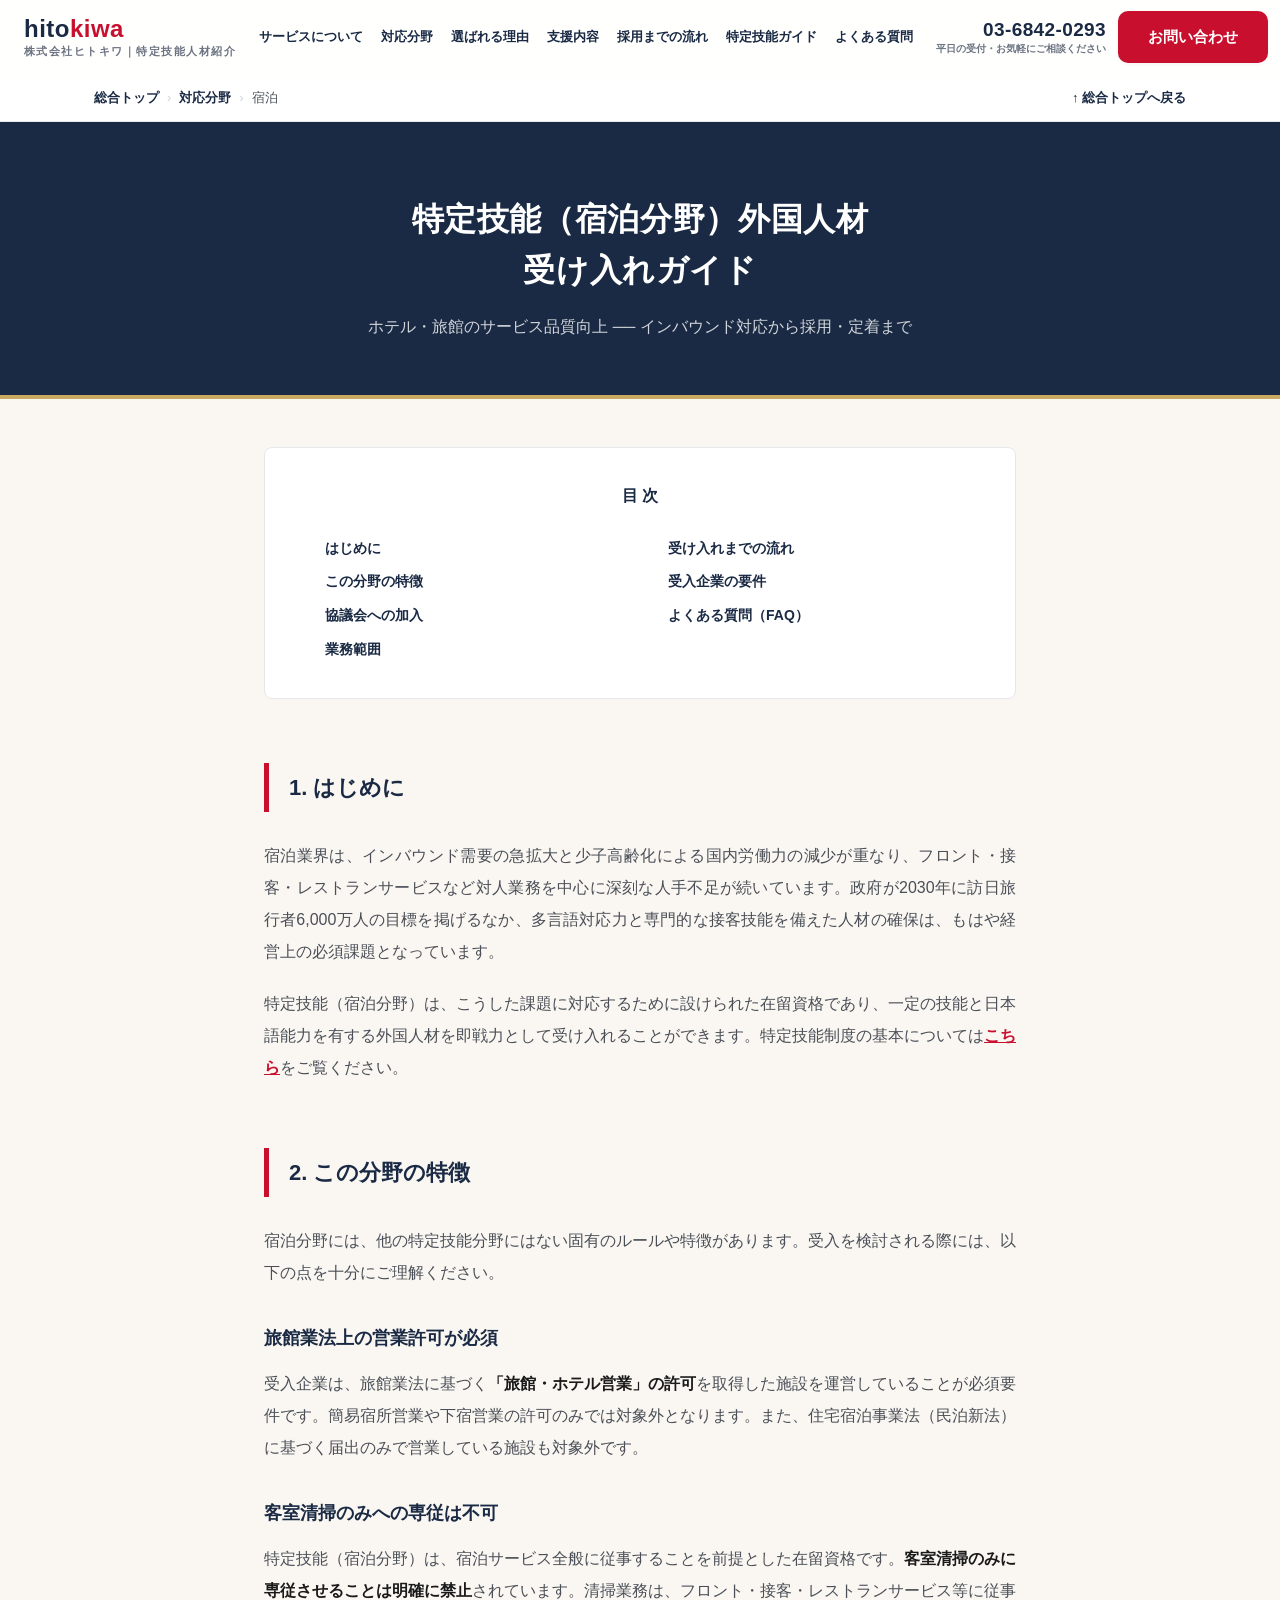
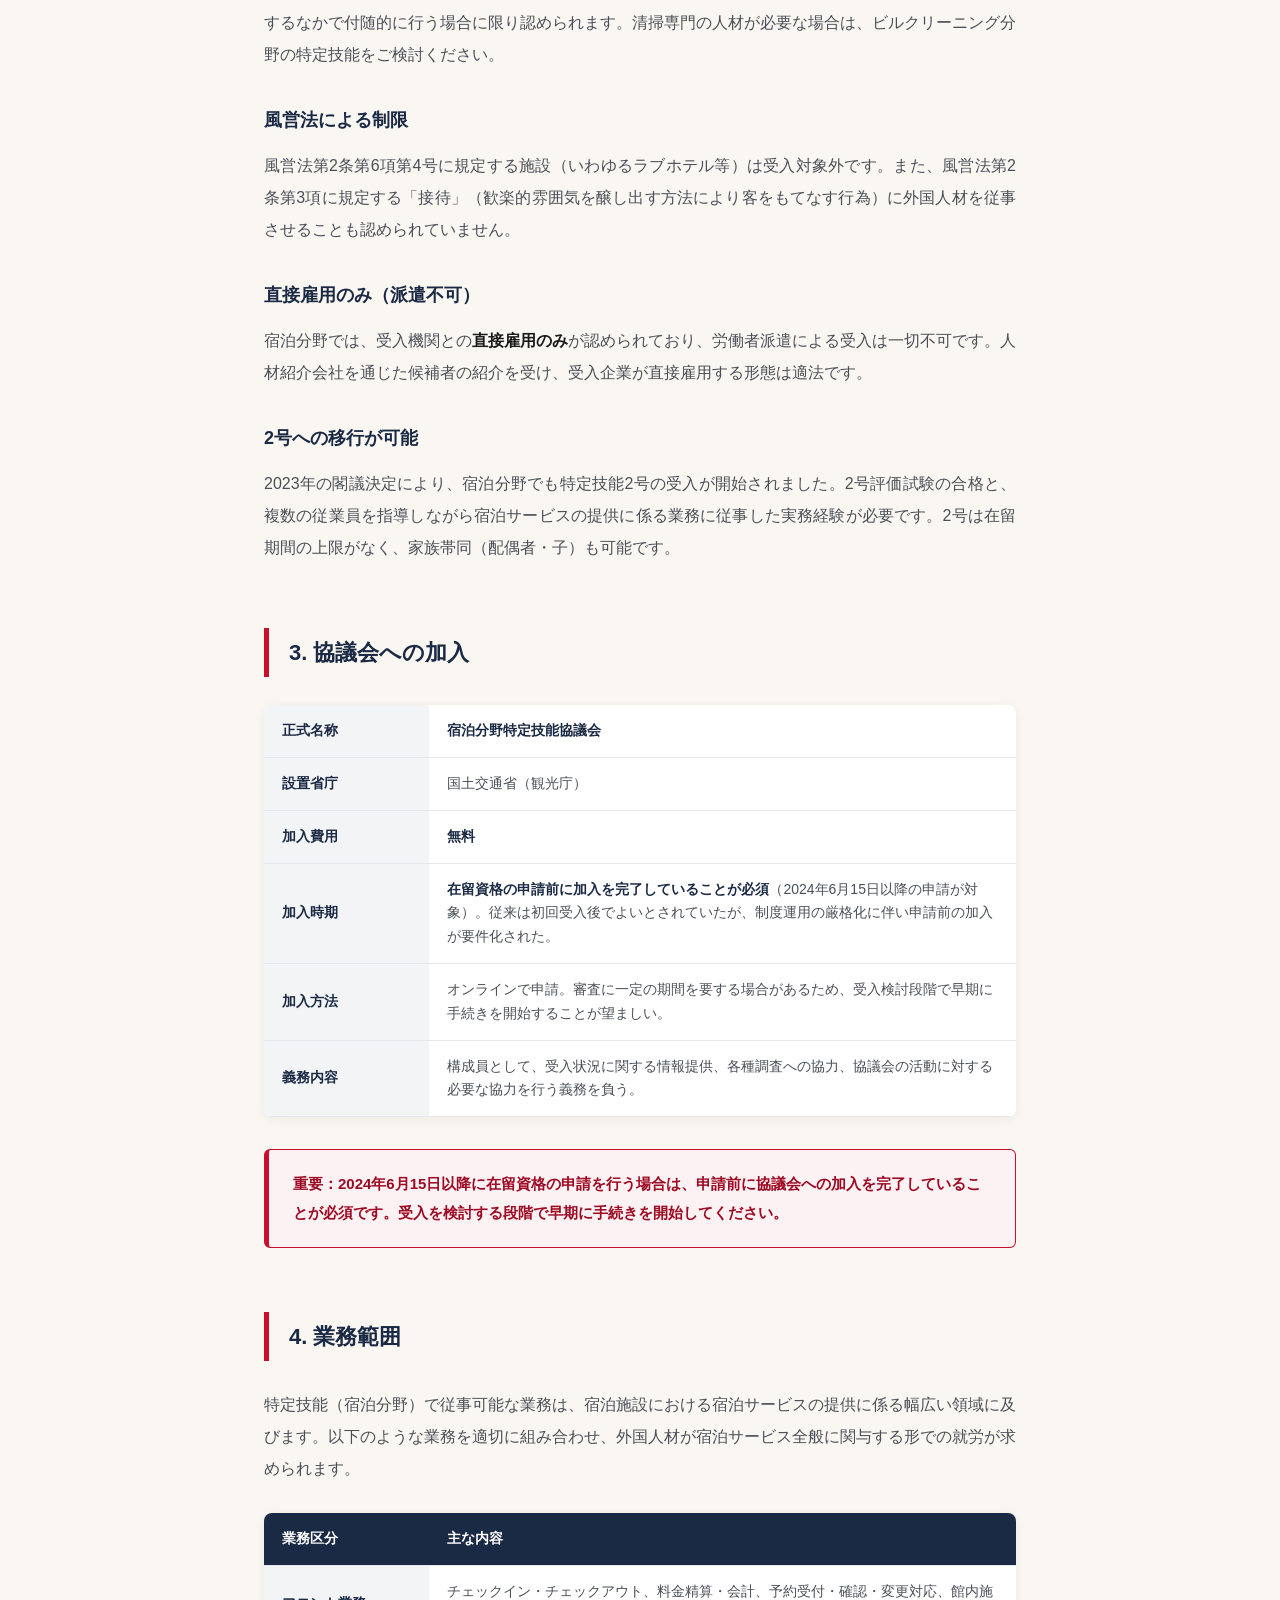
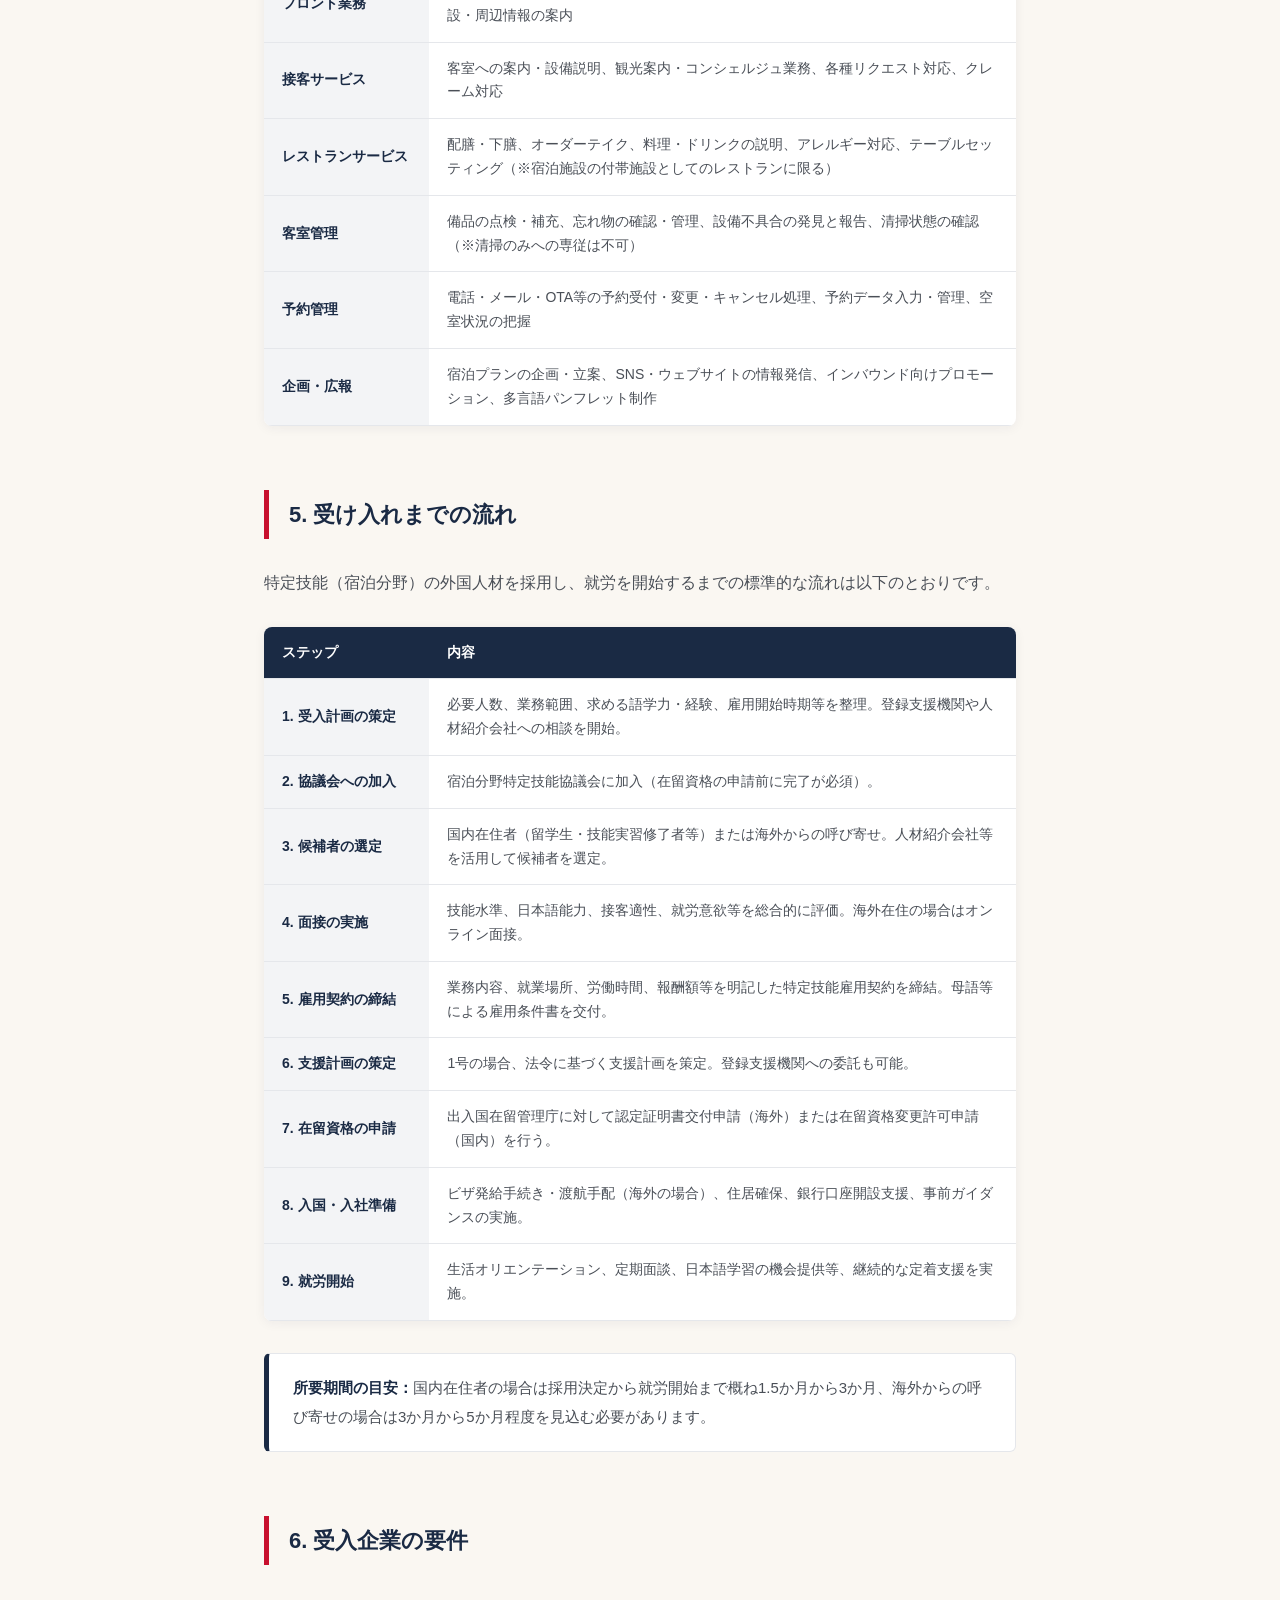
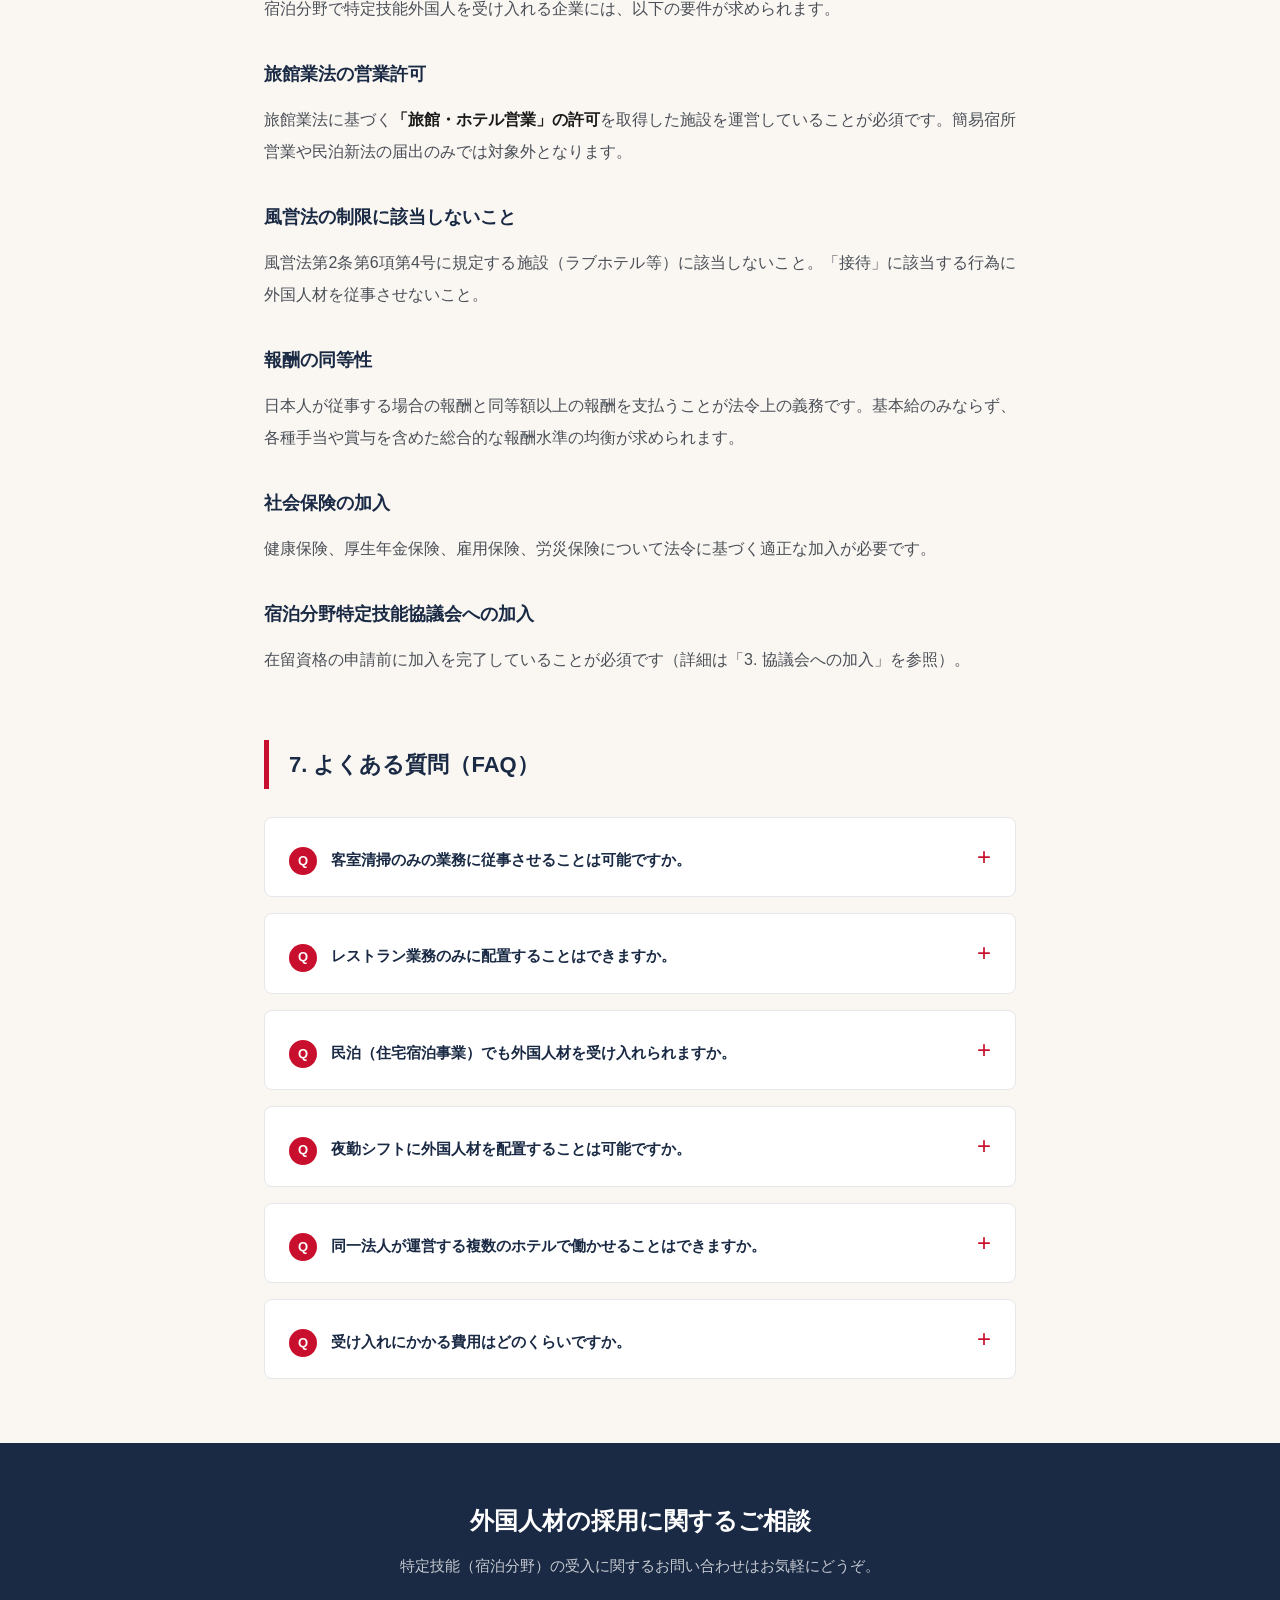
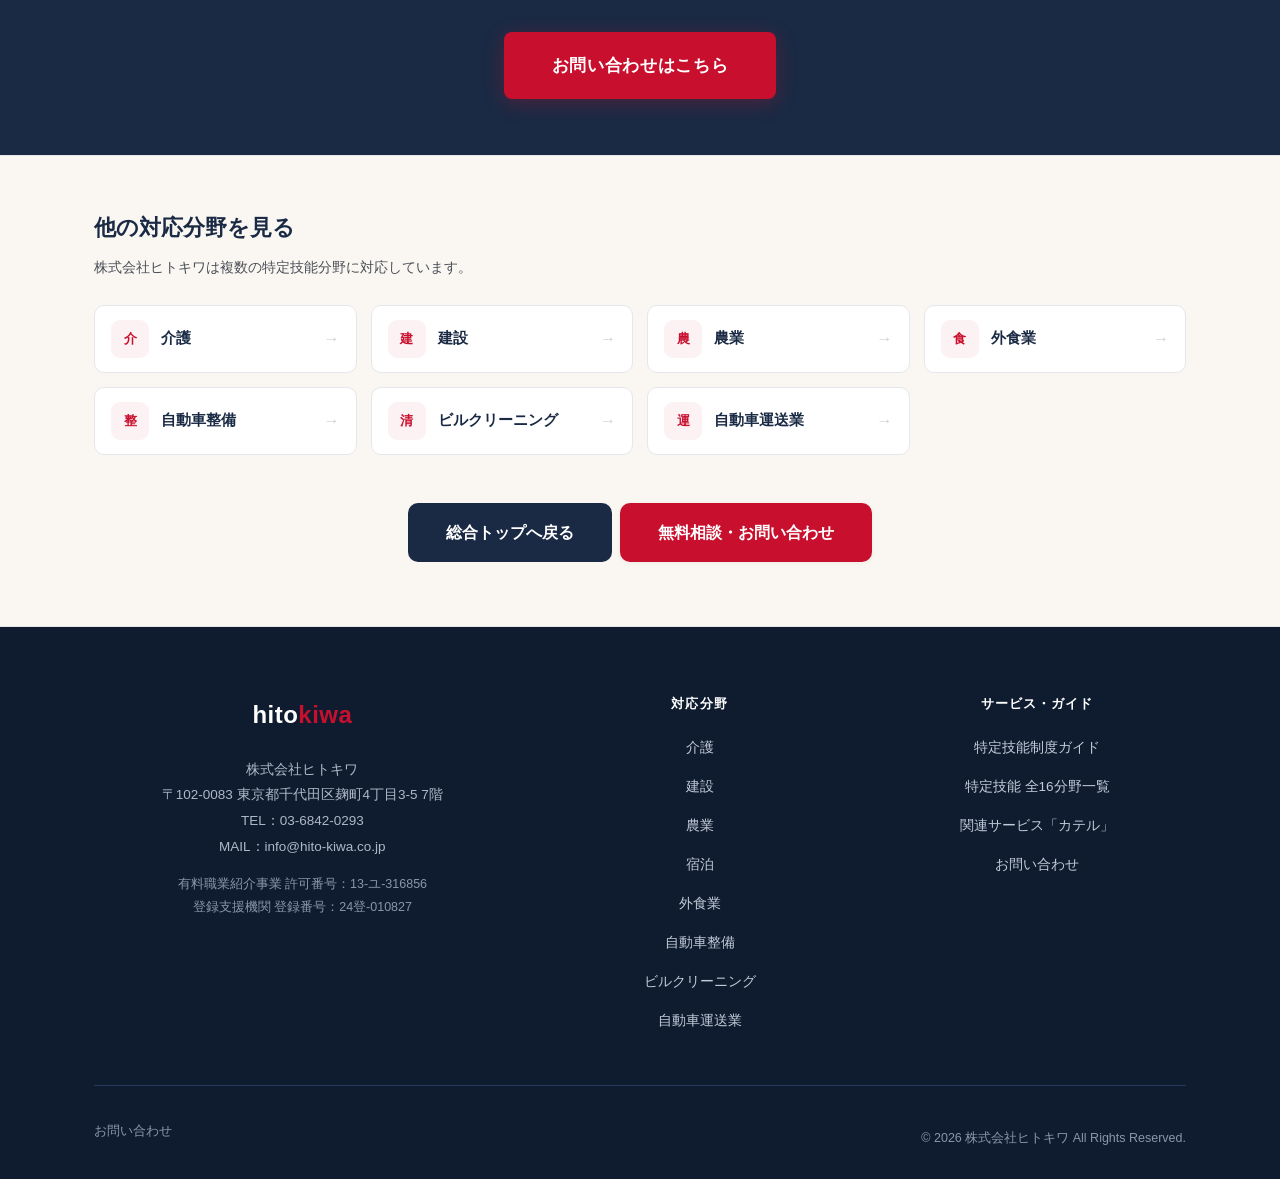
<file: hitokiwa_shukuhaku_lp.html>
<!DOCTYPE html>

<html lang="ja">
<head><script>document.documentElement.classList.add('js');</script><link href="assets/css/common.css" rel="stylesheet"/><link href="assets/css/article.css" rel="stylesheet"/>
<meta charset="utf-8"/>
<meta content="width=device-width, initial-scale=1.0" name="viewport"/>
<title>特定技能（宿泊分野）外国人材 受け入れガイド｜株式会社ヒトキワ</title>
<meta content="特定技能（宿泊分野）の業務範囲・協議会加入・法令要件・採用フローを実務視点で解説。ホテル・旅館のインバウンド対応から採用・定着まで、株式会社ヒトキワがサポート。" name="description"/>
<style>
  :root{
    --red:#c8102e;
    --navy:#1a2a44;
    --ivory:#faf7f2;
    --gold:#c9a961;
    --black:#1a1a1a;
    --gray-700:#4a4f57;
    --gray-500:#6b7280;
    --gray-200:#e5e7eb;
    --sans:"Hiragino Kaku Gothic ProN","Hiragino Sans","Noto Sans JP","Yu Gothic Medium","Meiryo",sans-serif;
  }
  *{box-sizing:border-box;margin:0;padding:0}
  html{scroll-behavior:smooth}
  body{background:var(--ivory);color:var(--black);font-family:var(--sans);-webkit-font-smoothing:antialiased}
  a{color:inherit;text-decoration:none}

  /* ===== Top bar ===== */
  .topbar{background:#fff;border-bottom:1px solid var(--gray-200);position:sticky;top:0;z-index:100;box-shadow:0 2px 8px rgba(26,42,68,.06)}
  .topbar-inner{max-width:800px;margin:0 auto;padding:14px 24px;display:flex;align-items:center;justify-content:space-between}
  .logo{font-weight:900;font-size:20px;color:var(--navy);letter-spacing:.04em}
  .logo span{color:var(--red)}
  .top-cta{display:flex;gap:12px;align-items:center}
  .top-tel{font-weight:900;color:var(--navy);font-size:16px;line-height:1.1}
  .top-tel small{display:block;font-size:10px;color:var(--gray-700);font-weight:500;margin-top:2px}
  .update-date{font-size:11px;color:var(--gray-500);text-align:right;line-height:1.3}
  .update-date span{display:block;font-weight:700;color:var(--navy)}

  /* ===== Hero ===== */
  .hero{padding:72px 24px 56px;background:var(--navy);text-align:center;position:relative;overflow:hidden}
  .hero::after{content:"";position:absolute;bottom:0;left:0;right:0;height:4px;background:var(--gold)}
  .hero h1{font-size:32px;font-weight:900;line-height:1.6;color:#fff;letter-spacing:.02em;margin-bottom:16px}
  .hero .subtitle{font-size:16px;color:rgba(255,255,255,.8);line-height:1.9;font-weight:500}

  /* ===== Article body ===== */
  .article{max-width:800px;margin:0 auto;padding:0 24px;font-size:16px;line-height:2.0;color:var(--black)}

  /* ===== TOC ===== */
  .toc{background:#fff;border:1px solid var(--gray-200);border-radius:8px;padding:32px 36px;margin:48px 0}
  .toc-heading{font-size:16px;font-weight:900;color:var(--navy);margin-bottom:20px;text-align:center}
  .toc ol{padding-left:24px;columns:2;column-gap:32px}
  .toc ol li{font-size:14px;color:var(--gray-700);line-height:2.4;break-inside:avoid}
  .toc ol li a{color:var(--navy);font-weight:700;transition:color .2s}
  .toc ol li a:hover{color:var(--red)}

  /* ===== Section heading ===== */
  .article h2{
    font-size:22px;font-weight:900;color:var(--navy);
    border-left:5px solid var(--red);padding:8px 0 8px 20px;
    margin:64px 0 28px;line-height:1.5;
  }
  .article h3{
    font-size:18px;font-weight:900;color:var(--navy);
    margin:36px 0 16px;line-height:1.5;
  }

  /* ===== Prose ===== */
  .article p{margin-bottom:20px;color:var(--gray-700);text-align:justify}
  .article p strong{color:var(--black);font-weight:700}
  .article p .red{color:var(--red);font-weight:700}
  .article a.common-link{color:var(--red);font-weight:700;text-decoration:underline}

  /* ===== Table ===== */
  .article table{width:100%;border-collapse:collapse;margin:28px 0 32px;background:#fff;border-radius:8px;overflow:hidden;box-shadow:0 2px 12px rgba(26,42,68,.06)}
  .article table th,.article table td{padding:14px 18px;text-align:left;font-size:14px;line-height:1.7;border-bottom:1px solid var(--gray-200)}
  .article table thead th{background:var(--navy);color:#fff;font-weight:900;font-size:14px}
  .article table tbody th{background:#f3f4f6;font-weight:900;color:var(--navy);width:22%}
  .article table tbody td{color:var(--gray-700)}
  .article table tbody td strong{color:var(--navy)}

  /* ===== Note box ===== */
  .note-box{background:#fdf2f3;border:1px solid var(--red);border-left:5px solid var(--red);border-radius:6px;padding:20px 24px;margin:24px 0 28px;font-size:15px;color:#9d0a23;font-weight:600;line-height:1.9}

  /* ===== Info box ===== */
  .info-box{background:#fff;border:1px solid var(--gray-200);border-left:5px solid var(--navy);border-radius:6px;padding:20px 24px;margin:24px 0 28px;font-size:15px;color:var(--gray-700);line-height:1.9}
  .info-box strong{color:var(--navy)}

  /* ===== FAQ ===== */
  .faq-item{background:#fff;border:1px solid var(--gray-200);border-radius:8px;margin-bottom:16px;overflow:hidden}
  .faq-q{padding:20px 24px;font-weight:900;color:var(--navy);cursor:pointer;display:flex;gap:14px;align-items:baseline;font-size:15px;line-height:1.6}
  .faq-q::before{content:"Q";background:var(--red);color:#fff;width:28px;height:28px;border-radius:50%;display:flex;align-items:center;justify-content:center;font-size:13px;font-weight:900;flex-shrink:0}
  .faq-q::after{content:"+";color:var(--red);font-size:24px;font-weight:300;margin-left:auto;flex-shrink:0;transition:transform .2s}
  .faq-a{padding:0 24px 24px 66px;color:var(--gray-700);font-size:15px;line-height:2.0;display:none}
  details[open] .faq-q::after{content:"\2212"}
  details[open] .faq-a{display:block}
  details summary{list-style:none}
  details summary::-webkit-details-marker{display:none}

  /* ===== CTA ===== */
  .cta-section{background:var(--navy);padding:56px 24px;text-align:center;margin-top:64px}
  .cta-section h2{color:#fff;font-size:24px;font-weight:900;margin-bottom:8px;border:none;padding:0}
  .cta-section p{color:rgba(255,255,255,.75);font-size:15px;margin-bottom:28px}
  .cta-box{display:inline-flex;gap:24px;align-items:center;flex-wrap:wrap;justify-content:center}
  .cta-tel-block{background:rgba(255,255,255,.1);border-radius:8px;padding:16px 28px;color:#fff}
  .cta-tel-block .label{font-size:11px;font-weight:900;color:var(--gold);letter-spacing:.1em;margin-bottom:4px}
  .cta-tel-block .number{font-size:28px;font-weight:900;letter-spacing:.04em}
  .cta-tel-block .hours{font-size:12px;color:rgba(255,255,255,.6);margin-top:2px}

  /* ===== Footer ===== */
  footer{background:#0f1c30;color:rgba(255,255,255,.6);padding:36px 24px 20px;font-size:12px;text-align:center;line-height:2.0}
  footer strong{color:rgba(255,255,255,.85);font-size:13px}
  footer .copy{margin-top:16px;font-size:11px;color:rgba(255,255,255,.4)}

  /* ===== Mobile ===== */
  @media(max-width:600px){
    .hero{padding:48px 20px 40px}
    .hero h1{font-size:22px}
    .toc ol{columns:1}
    .article h2{font-size:19px}
    .top-tel{display:none}
    .cta-tel-block .number{font-size:22px}
    .cta-box{flex-direction:column}
  }
  .cta-btn{display:inline-block;background:#c8102e;color:#fff;padding:18px 48px;border-radius:8px;font-weight:900;font-size:17px;letter-spacing:.04em;box-shadow:0 4px 20px rgba(200,16,46,.3);transition:all .2s;margin-top:24px;text-decoration:none}
  .cta-btn:hover{background:#9d0a23;transform:translateY(-2px);color:#fff}
</style>
</head>
<body>
<header class="site-header">
<div class="header-inner">
<a aria-label="株式会社ヒトキワ トップへ" class="brand" href="index.html">
<span class="brand-logo">hito<span>kiwa</span></span>
<span class="brand-sub">株式会社ヒトキワ｜特定技能人材紹介</span>
</a>
<nav aria-label="メインナビゲーション" class="global-nav" id="globalNav">
<ul>
<li><a href="index.html#service">サービスについて</a></li>
<li><a href="index.html#fields">対応分野</a></li>
<li><a href="index.html#reasons">選ばれる理由</a></li>
<li><a href="index.html#support">支援内容</a></li>
<li><a href="index.html#flow">採用までの流れ</a></li>
<li><a href="hitokiwa_tokutei_common.html">特定技能ガイド</a></li>
<li><a href="index.html#faq">よくある質問</a></li>
</ul>
</nav>
<div class="header-cta">
<a class="header-tel" href="tel:0368420293">
<span class="num">03-6842-0293</span>
<span class="lbl">平日の受付・お気軽にご相談ください</span>
</a>
<a class="btn btn--red" href="https://hito-kiwa.co.jp/contact/">お問い合わせ</a>
<button aria-controls="globalNav" aria-expanded="false" aria-label="メニューを開く" class="nav-toggle" id="navToggle"><span></span></button>
</div>
</div>
</header>
<div class="nav-overlay" id="navOverlay"></div>
<nav aria-label="パンくず" class="breadcrumb"><div class="breadcrumb-inner"><div class="crumbs"><a href="index.html">総合トップ</a><span class="sep">›</span><a href="index.html#fields">対応分野</a><span class="sep">›</span><span class="cur">宿泊</span></div><a class="back-home" href="index.html">↑ 総合トップへ戻る</a></div></nav>



<!-- ===== TOP BAR ===== -->

<!-- ===== HERO ===== -->
<section class="hero">
<h1>特定技能（宿泊分野）外国人材<br/>受け入れガイド</h1>
<p class="subtitle">ホテル・旅館のサービス品質向上 ── インバウンド対応から採用・定着まで</p>
</section>
<!-- ===== ARTICLE ===== -->
<div class="article">
<!-- TOC -->
<nav class="toc">
<div class="toc-heading">目 次</div>
<ol>
<li><a href="#sec1">はじめに</a></li>
<li><a href="#sec2">この分野の特徴</a></li>
<li><a href="#sec3">協議会への加入</a></li>
<li><a href="#sec4">業務範囲</a></li>
<li><a href="#sec5">受け入れまでの流れ</a></li>
<li><a href="#sec6">受入企業の要件</a></li>
<li><a href="#sec7">よくある質問（FAQ）</a></li>
</ol>
</nav>
<!-- 1. はじめに -->
<h2 data-animate="" id="sec1">1. はじめに</h2>
<p>宿泊業界は、インバウンド需要の急拡大と少子高齢化による国内労働力の減少が重なり、フロント・接客・レストランサービスなど対人業務を中心に深刻な人手不足が続いています。政府が2030年に訪日旅行者6,000万人の目標を掲げるなか、多言語対応力と専門的な接客技能を備えた人材の確保は、もはや経営上の必須課題となっています。</p>
<p>特定技能（宿泊分野）は、こうした課題に対応するために設けられた在留資格であり、一定の技能と日本語能力を有する外国人材を即戦力として受け入れることができます。特定技能制度の基本については<a class="common-link" href="hitokiwa_tokutei_common.html">こちら</a>をご覧ください。</p>
<!-- 2. この分野の特徴 -->
<h2 data-animate="" id="sec2">2. この分野の特徴</h2>
<p>宿泊分野には、他の特定技能分野にはない固有のルールや特徴があります。受入を検討される際には、以下の点を十分にご理解ください。</p>
<h3>旅館業法上の営業許可が必須</h3>
<p>受入企業は、旅館業法に基づく<strong>「旅館・ホテル営業」の許可</strong>を取得した施設を運営していることが必須要件です。簡易宿所営業や下宿営業の許可のみでは対象外となります。また、住宅宿泊事業法（民泊新法）に基づく届出のみで営業している施設も対象外です。</p>
<h3>客室清掃のみへの専従は不可</h3>
<p>特定技能（宿泊分野）は、宿泊サービス全般に従事することを前提とした在留資格です。<strong>客室清掃のみに専従させることは明確に禁止</strong>されています。清掃業務は、フロント・接客・レストランサービス等に従事するなかで付随的に行う場合に限り認められます。清掃専門の人材が必要な場合は、ビルクリーニング分野の特定技能をご検討ください。</p>
<h3>風営法による制限</h3>
<p>風営法第2条第6項第4号に規定する施設（いわゆるラブホテル等）は受入対象外です。また、風営法第2条第3項に規定する「接待」（歓楽的雰囲気を醸し出す方法により客をもてなす行為）に外国人材を従事させることも認められていません。</p>
<h3>直接雇用のみ（派遣不可）</h3>
<p>宿泊分野では、受入機関との<strong>直接雇用のみ</strong>が認められており、労働者派遣による受入は一切不可です。人材紹介会社を通じた候補者の紹介を受け、受入企業が直接雇用する形態は適法です。</p>
<h3>2号への移行が可能</h3>
<p>2023年の閣議決定により、宿泊分野でも特定技能2号の受入が開始されました。2号評価試験の合格と、複数の従業員を指導しながら宿泊サービスの提供に係る業務に従事した実務経験が必要です。2号は在留期間の上限がなく、家族帯同（配偶者・子）も可能です。</p>
<!-- 3. 協議会への加入 -->
<h2 data-animate="" id="sec3">3. 協議会への加入</h2>
<table>
<tbody>
<tr>
<th>正式名称</th>
<td><strong>宿泊分野特定技能協議会</strong></td>
</tr>
<tr>
<th>設置省庁</th>
<td>国土交通省（観光庁）</td>
</tr>
<tr>
<th>加入費用</th>
<td><strong>無料</strong></td>
</tr>
<tr>
<th>加入時期</th>
<td><strong class="red">在留資格の申請前に加入を完了していることが必須</strong>（2024年6月15日以降の申請が対象）。従来は初回受入後でよいとされていたが、制度運用の厳格化に伴い申請前の加入が要件化された。</td>
</tr>
<tr>
<th>加入方法</th>
<td>オンラインで申請。審査に一定の期間を要する場合があるため、受入検討段階で早期に手続きを開始することが望ましい。</td>
</tr>
<tr>
<th>義務内容</th>
<td>構成員として、受入状況に関する情報提供、各種調査への協力、協議会の活動に対する必要な協力を行う義務を負う。</td>
</tr>
</tbody>
</table>
<div class="note-box">
<strong>重要：</strong>2024年6月15日以降に在留資格の申請を行う場合は、申請前に協議会への加入を完了していることが必須です。受入を検討する段階で早期に手続きを開始してください。
  </div>
<!-- 4. 業務範囲 -->
<h2 data-animate="" id="sec4">4. 業務範囲</h2>
<p>特定技能（宿泊分野）で従事可能な業務は、宿泊施設における宿泊サービスの提供に係る幅広い領域に及びます。以下のような業務を適切に組み合わせ、外国人材が宿泊サービス全般に関与する形での就労が求められます。</p>
<table>
<thead>
<tr>
<th>業務区分</th>
<th>主な内容</th>
</tr>
</thead>
<tbody>
<tr>
<th>フロント業務</th>
<td>チェックイン・チェックアウト、料金精算・会計、予約受付・確認・変更対応、館内施設・周辺情報の案内</td>
</tr>
<tr>
<th>接客サービス</th>
<td>客室への案内・設備説明、観光案内・コンシェルジュ業務、各種リクエスト対応、クレーム対応</td>
</tr>
<tr>
<th>レストランサービス</th>
<td>配膳・下膳、オーダーテイク、料理・ドリンクの説明、アレルギー対応、テーブルセッティング（※宿泊施設の付帯施設としてのレストランに限る）</td>
</tr>
<tr>
<th>客室管理</th>
<td>備品の点検・補充、忘れ物の確認・管理、設備不具合の発見と報告、清掃状態の確認（※清掃のみへの専従は不可）</td>
</tr>
<tr>
<th>予約管理</th>
<td>電話・メール・OTA等の予約受付・変更・キャンセル処理、予約データ入力・管理、空室状況の把握</td>
</tr>
<tr>
<th>企画・広報</th>
<td>宿泊プランの企画・立案、SNS・ウェブサイトの情報発信、インバウンド向けプロモーション、多言語パンフレット制作</td>
</tr>
</tbody>
</table>
<!-- 5. 受け入れまでの流れ -->
<h2 data-animate="" id="sec5">5. 受け入れまでの流れ</h2>
<p>特定技能（宿泊分野）の外国人材を採用し、就労を開始するまでの標準的な流れは以下のとおりです。</p>
<table>
<thead>
<tr>
<th>ステップ</th>
<th>内容</th>
</tr>
</thead>
<tbody>
<tr>
<th>1. 受入計画の策定</th>
<td>必要人数、業務範囲、求める語学力・経験、雇用開始時期等を整理。登録支援機関や人材紹介会社への相談を開始。</td>
</tr>
<tr>
<th>2. 協議会への加入</th>
<td>宿泊分野特定技能協議会に加入（在留資格の申請前に完了が必須）。</td>
</tr>
<tr>
<th>3. 候補者の選定</th>
<td>国内在住者（留学生・技能実習修了者等）または海外からの呼び寄せ。人材紹介会社等を活用して候補者を選定。</td>
</tr>
<tr>
<th>4. 面接の実施</th>
<td>技能水準、日本語能力、接客適性、就労意欲等を総合的に評価。海外在住の場合はオンライン面接。</td>
</tr>
<tr>
<th>5. 雇用契約の締結</th>
<td>業務内容、就業場所、労働時間、報酬額等を明記した特定技能雇用契約を締結。母語等による雇用条件書を交付。</td>
</tr>
<tr>
<th>6. 支援計画の策定</th>
<td>1号の場合、法令に基づく支援計画を策定。登録支援機関への委託も可能。</td>
</tr>
<tr>
<th>7. 在留資格の申請</th>
<td>出入国在留管理庁に対して認定証明書交付申請（海外）または在留資格変更許可申請（国内）を行う。</td>
</tr>
<tr>
<th>8. 入国・入社準備</th>
<td>ビザ発給手続き・渡航手配（海外の場合）、住居確保、銀行口座開設支援、事前ガイダンスの実施。</td>
</tr>
<tr>
<th>9. 就労開始</th>
<td>生活オリエンテーション、定期面談、日本語学習の機会提供等、継続的な定着支援を実施。</td>
</tr>
</tbody>
</table>
<div class="info-box">
<strong>所要期間の目安：</strong>国内在住者の場合は採用決定から就労開始まで概ね1.5か月から3か月、海外からの呼び寄せの場合は3か月から5か月程度を見込む必要があります。
  </div>
<!-- 6. 受入企業の要件 -->
<h2 data-animate="" id="sec6">6. 受入企業の要件</h2>
<p>宿泊分野で特定技能外国人を受け入れる企業には、以下の要件が求められます。</p>
<h3>旅館業法の営業許可</h3>
<p>旅館業法に基づく<strong>「旅館・ホテル営業」の許可</strong>を取得した施設を運営していることが必須です。簡易宿所営業や民泊新法の届出のみでは対象外となります。</p>
<h3>風営法の制限に該当しないこと</h3>
<p>風営法第2条第6項第4号に規定する施設（ラブホテル等）に該当しないこと。「接待」に該当する行為に外国人材を従事させないこと。</p>
<h3>報酬の同等性</h3>
<p>日本人が従事する場合の報酬と同等額以上の報酬を支払うことが法令上の義務です。基本給のみならず、各種手当や賞与を含めた総合的な報酬水準の均衡が求められます。</p>
<h3>社会保険の加入</h3>
<p>健康保険、厚生年金保険、雇用保険、労災保険について法令に基づく適正な加入が必要です。</p>
<h3>宿泊分野特定技能協議会への加入</h3>
<p>在留資格の申請前に加入を完了していることが必須です（詳細は「3. 協議会への加入」を参照）。</p>
<!-- 7. FAQ -->
<h2 data-animate="" id="sec7">7. よくある質問（FAQ）</h2>
<details class="faq-item">
<summary class="faq-q">客室清掃のみの業務に従事させることは可能ですか。</summary>
<div class="faq-a">認められていません。特定技能（宿泊分野）は、宿泊サービス全般に従事することを前提とした在留資格であり、客室清掃のみに専従させることは制度の趣旨に反します。清掃を主たる業務とする人材が必要な場合は、ビルクリーニング分野の特定技能をご検討ください。</div>
</details>
<details class="faq-item">
<summary class="faq-q">レストラン業務のみに配置することはできますか。</summary>
<div class="faq-a">宿泊施設内のレストランにおけるサービス業務は認められていますが、あくまで宿泊サービス全般に従事することが前提です。レストラン業務のみに専従させることは望ましい運用ではありません。なお、宿泊施設から独立した飲食店舗での業務は、外食業分野の特定技能が適切な在留資格となります。</div>
</details>
<details class="faq-item">
<summary class="faq-q">民泊（住宅宿泊事業）でも外国人材を受け入れられますか。</summary>
<div class="faq-a">住宅宿泊事業法（民泊新法）に基づく届出のみで営業している施設は対象外です。旅館業法に基づく「旅館・ホテル営業」の許可が必須要件です。民泊施設であっても別途「旅館・ホテル営業」許可を取得している場合は対象となり得ますので、個別にご確認ください。</div>
</details>
<details class="faq-item">
<summary class="faq-q">夜勤シフトに外国人材を配置することは可能ですか。</summary>
<div class="faq-a">可能です。ただし、午後10時から翌午前5時までの深夜労働に対しては25%以上の割増賃金を支払う義務があります。十分な休息時間の確保やシフト間のインターバル確保にも配慮が必要です。</div>
</details>
<details class="faq-item">
<summary class="faq-q">同一法人が運営する複数のホテルで働かせることはできますか。</summary>
<div class="faq-a">雇用契約書および在留資格の申請書類において就業場所として各施設が明記されていることを条件に、認められます。ただし、異なる法人の施設に配置することは派遣に該当するため不可です。</div>
</details>
<details class="faq-item">
<summary class="faq-q">受け入れにかかる費用はどのくらいですか。</summary>
<div class="faq-a">業種や採用ルートにより異なりますので、お気軽にお問い合わせください。</div>
</details>
</div>
<!-- ===== CTA ===== -->
<section class="cta-section">
<h2 data-animate="">外国人材の採用に関するご相談</h2>
<p>特定技能（宿泊分野）の受入に関するお問い合わせはお気軽にどうぞ。</p>
<a class="cta-btn" href="https://hito-kiwa.co.jp/contact/" target="_blank">お問い合わせはこちら</a>
</section>
<!-- ===== FOOTER ===== -->

<section class="related-fields"><div class="rf-inner"><h2>他の対応分野を見る</h2><p class="rf-lead">株式会社ヒトキワは複数の特定技能分野に対応しています。</p><div class="rf-grid"><a class="rf-card" href="hitokiwa_kaigo_lp.html"><span class="rf-ic">介</span><span class="rf-name">介護</span><span class="rf-arrow">→</span></a><a class="rf-card" href="hitokiwa_kensetsu_lp.html"><span class="rf-ic">建</span><span class="rf-name">建設</span><span class="rf-arrow">→</span></a><a class="rf-card" href="hitokiwa_nogyo_lp.html"><span class="rf-ic">農</span><span class="rf-name">農業</span><span class="rf-arrow">→</span></a><a class="rf-card" href="hitokiwa_gaishoku_lp.html"><span class="rf-ic">食</span><span class="rf-name">外食業</span><span class="rf-arrow">→</span></a><a class="rf-card" href="hitokiwa_jidosha_lp.html"><span class="rf-ic">整</span><span class="rf-name">自動車整備</span><span class="rf-arrow">→</span></a><a class="rf-card" href="hitokiwa_cleaning_lp.html"><span class="rf-ic">清</span><span class="rf-name">ビルクリーニング</span><span class="rf-arrow">→</span></a><a class="rf-card" href="hitokiwa_unso_lp.html"><span class="rf-ic">運</span><span class="rf-name">自動車運送業</span><span class="rf-arrow">→</span></a></div><div class="article-bottom-cta"><a class="btn btn--navy btn--lg" href="index.html">総合トップへ戻る</a><a class="btn btn--red btn--lg" href="https://hito-kiwa.co.jp/contact/">無料相談・お問い合わせ</a></div></div></section>
<footer class="site-footer">
<div class="wrap">
<div class="footer-grid">
<div class="footer-brand">
<span class="brand-logo">hito<span>kiwa</span></span>
<p class="f-addr">株式会社ヒトキワ<br/>〒102-0083 東京都千代田区麹町4丁目3-5 7階<br/>TEL：<a href="tel:0368420293">03-6842-0293</a><br/>MAIL：<a href="mailto:info@hito-kiwa.co.jp">info@hito-kiwa.co.jp</a></p>
<p class="f-license">有料職業紹介事業 許可番号：13-ユ-316856<br/>登録支援機関 登録番号：24登-010827</p>
</div>
<div class="footer-col">
<h4>対応分野</h4>
<ul>
<li><a href="hitokiwa_kaigo_lp.html">介護</a></li>
<li><a href="hitokiwa_kensetsu_lp.html">建設</a></li>
<li><a href="hitokiwa_nogyo_lp.html">農業</a></li>
<li><a href="hitokiwa_shukuhaku_lp.html">宿泊</a></li>
<li><a href="hitokiwa_gaishoku_lp.html">外食業</a></li>
<li><a href="hitokiwa_jidosha_lp.html">自動車整備</a></li>
<li><a href="hitokiwa_cleaning_lp.html">ビルクリーニング</a></li>
<li><a href="hitokiwa_unso_lp.html">自動車運送業</a></li>
</ul>
</div>
<div class="footer-col">
<h4>サービス・ガイド</h4>
<ul>
<li><a href="hitokiwa_tokutei_common.html">特定技能制度ガイド</a></li>
<li><a href="hitokiwa_fields.html">特定技能 全16分野一覧</a></li>
<li><a href="hitokiwa_kateru_lp.html">関連サービス「カテル」</a></li>
<li><a href="https://hito-kiwa.co.jp/contact/">お問い合わせ</a></li>
</ul>
</div>
</div>
<div class="footer-bottom">
<div class="legal"><a href="https://hito-kiwa.co.jp/contact/">お問い合わせ</a></div>
<div class="copy">© 2026 株式会社ヒトキワ All Rights Reserved.</div>
</div>
</div>
</footer>
<script src="assets/js/common.js"></script></body>
</html>
</file>
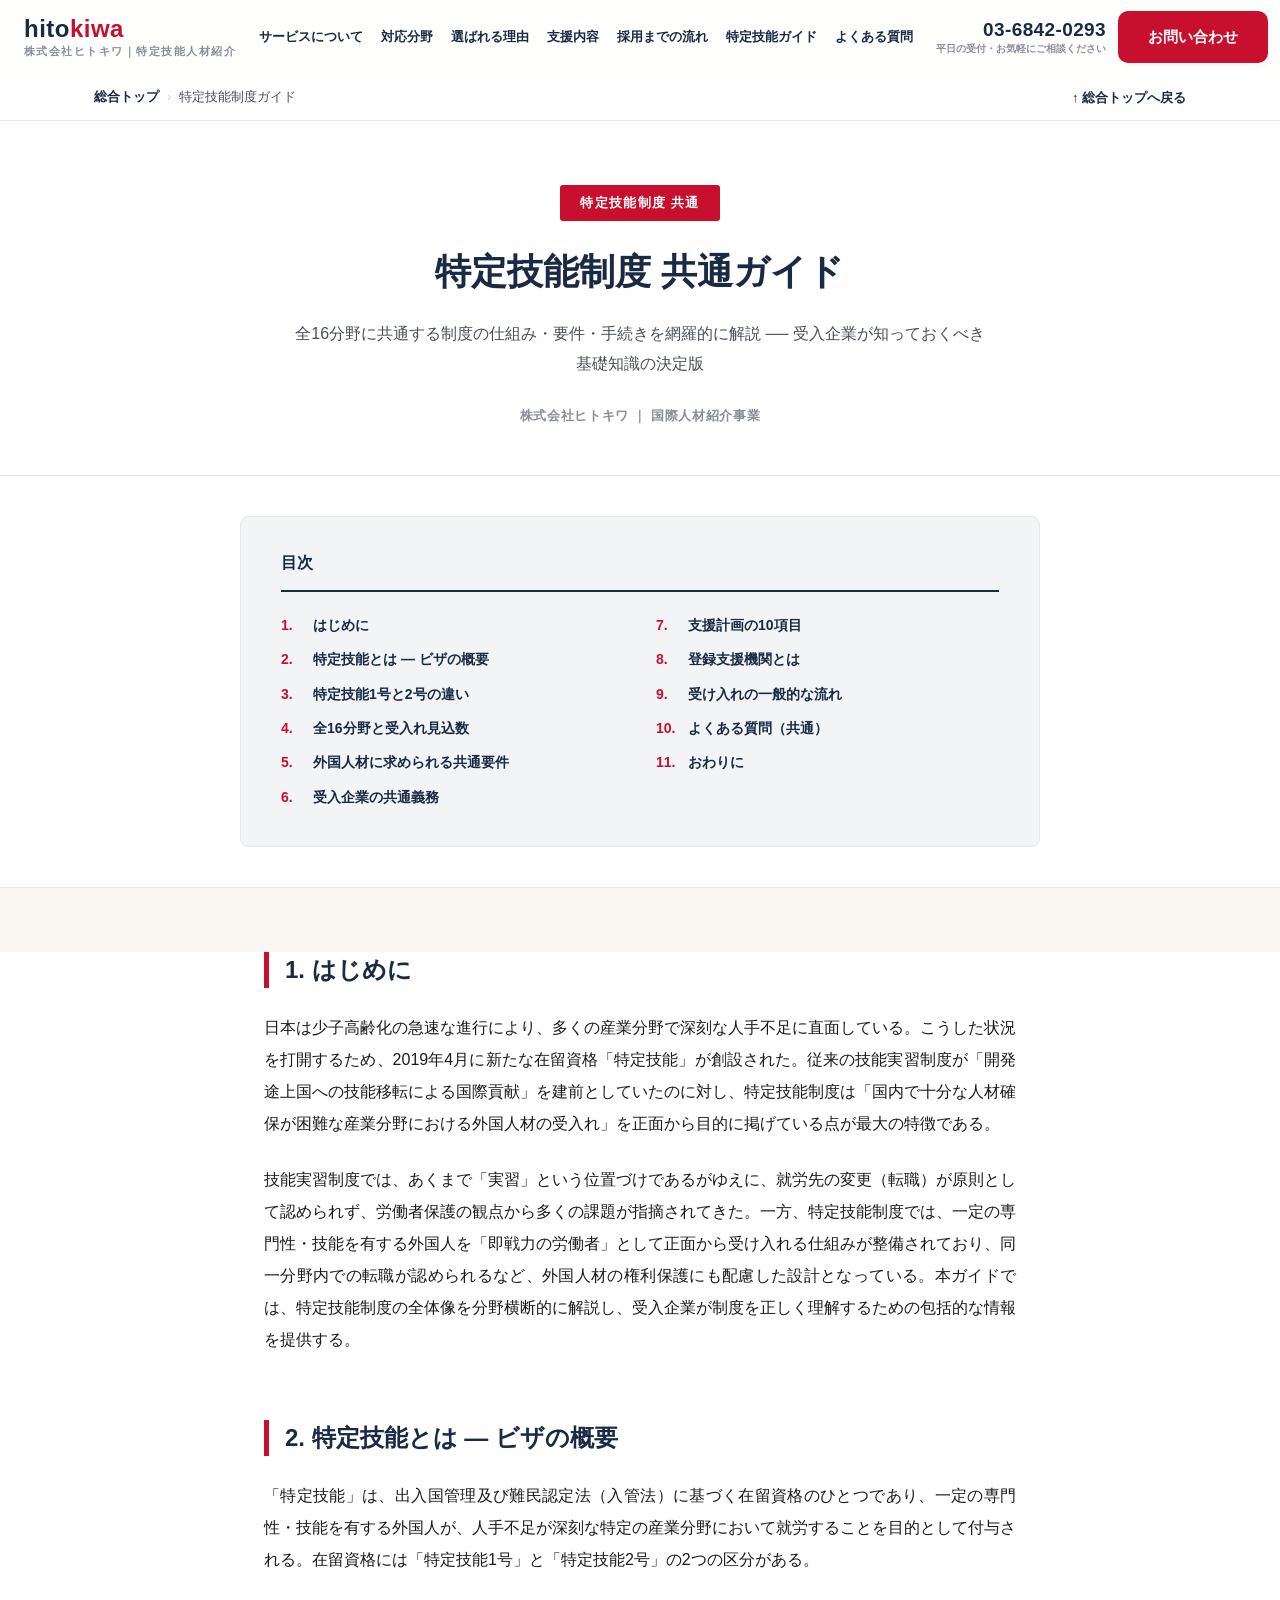
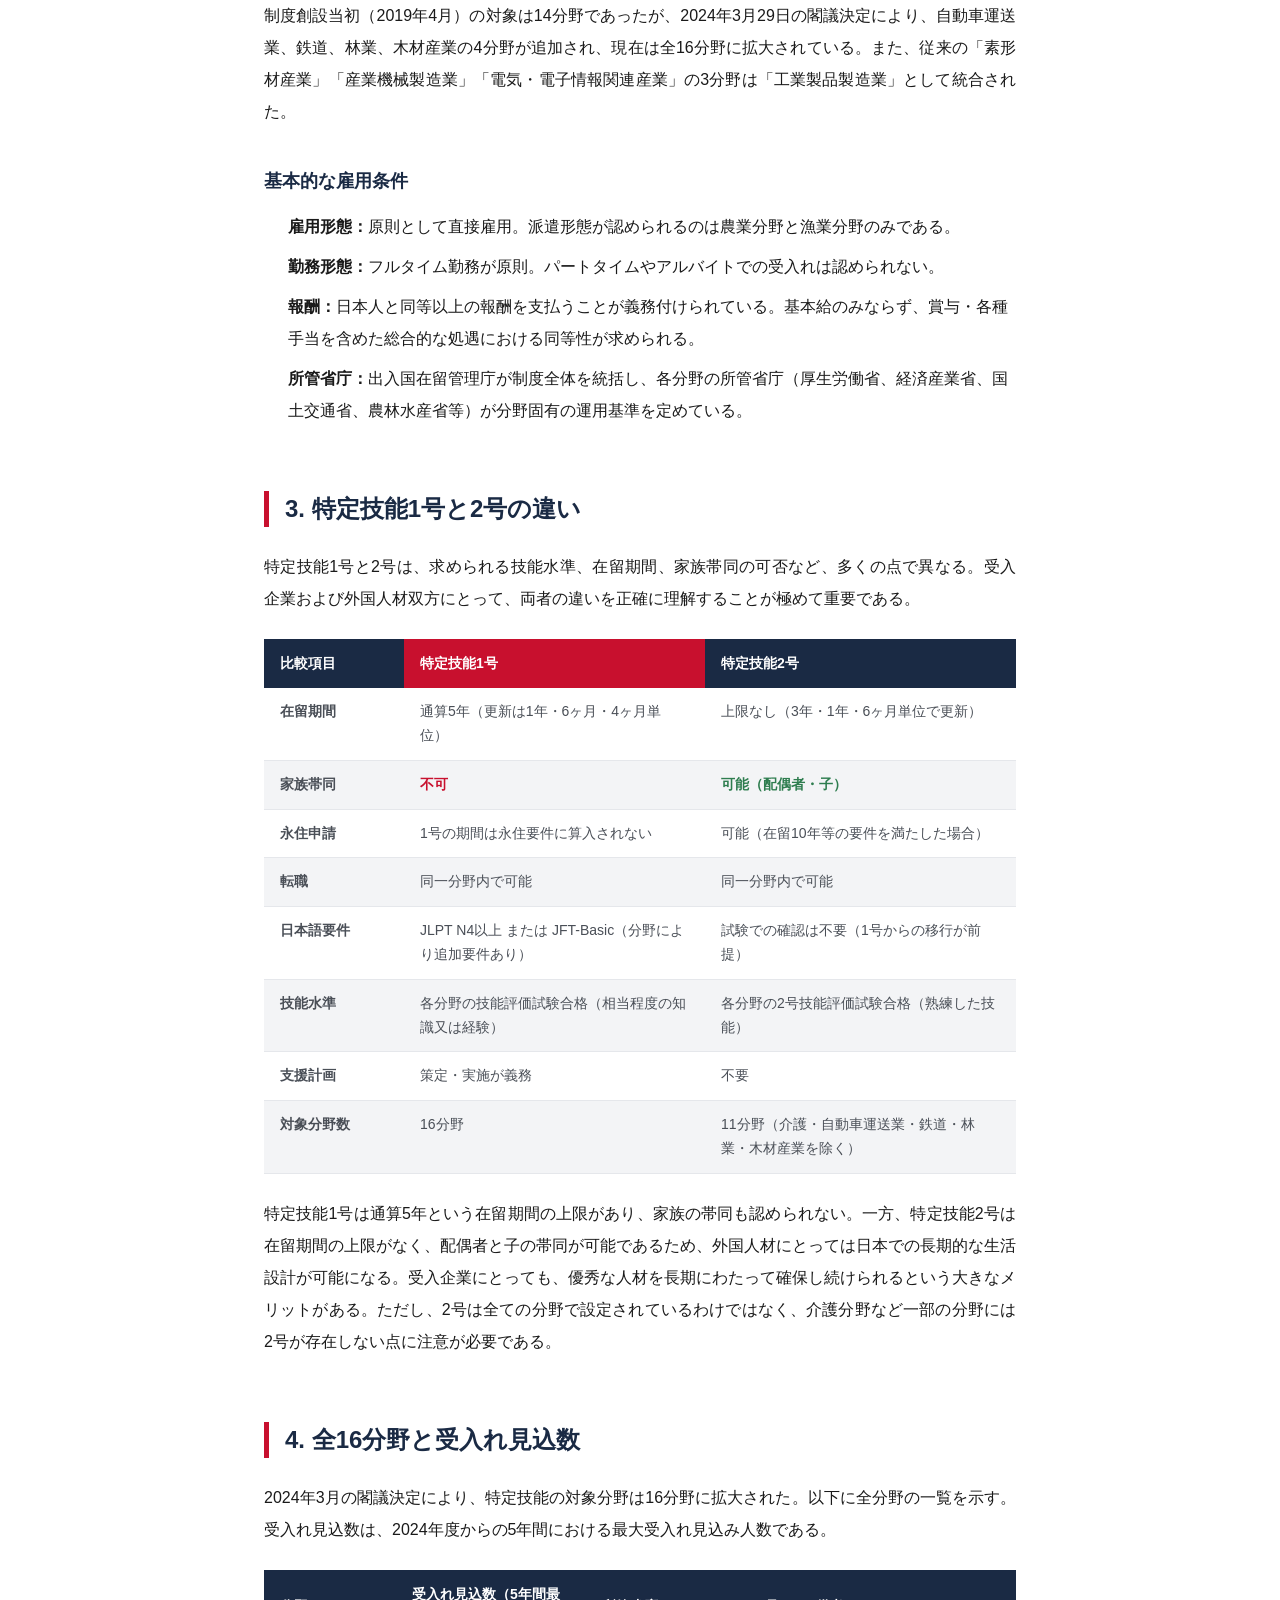
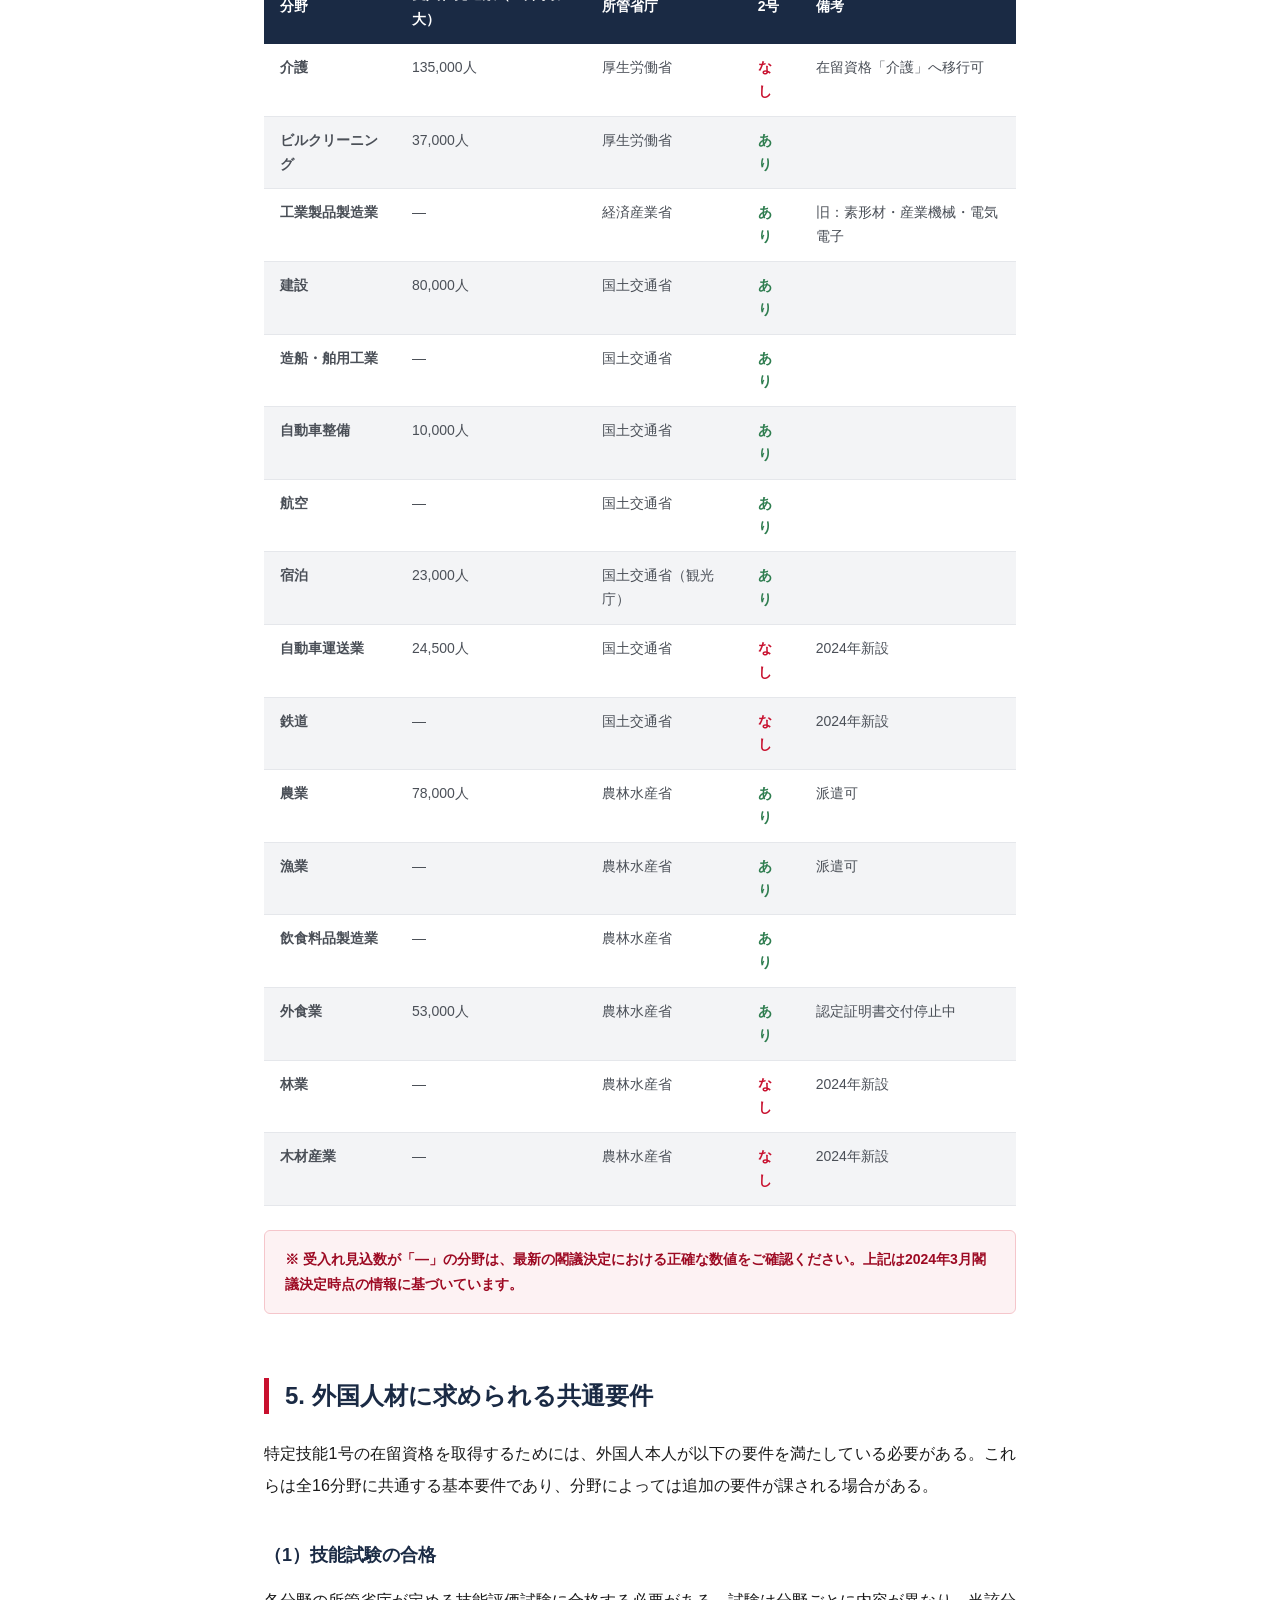
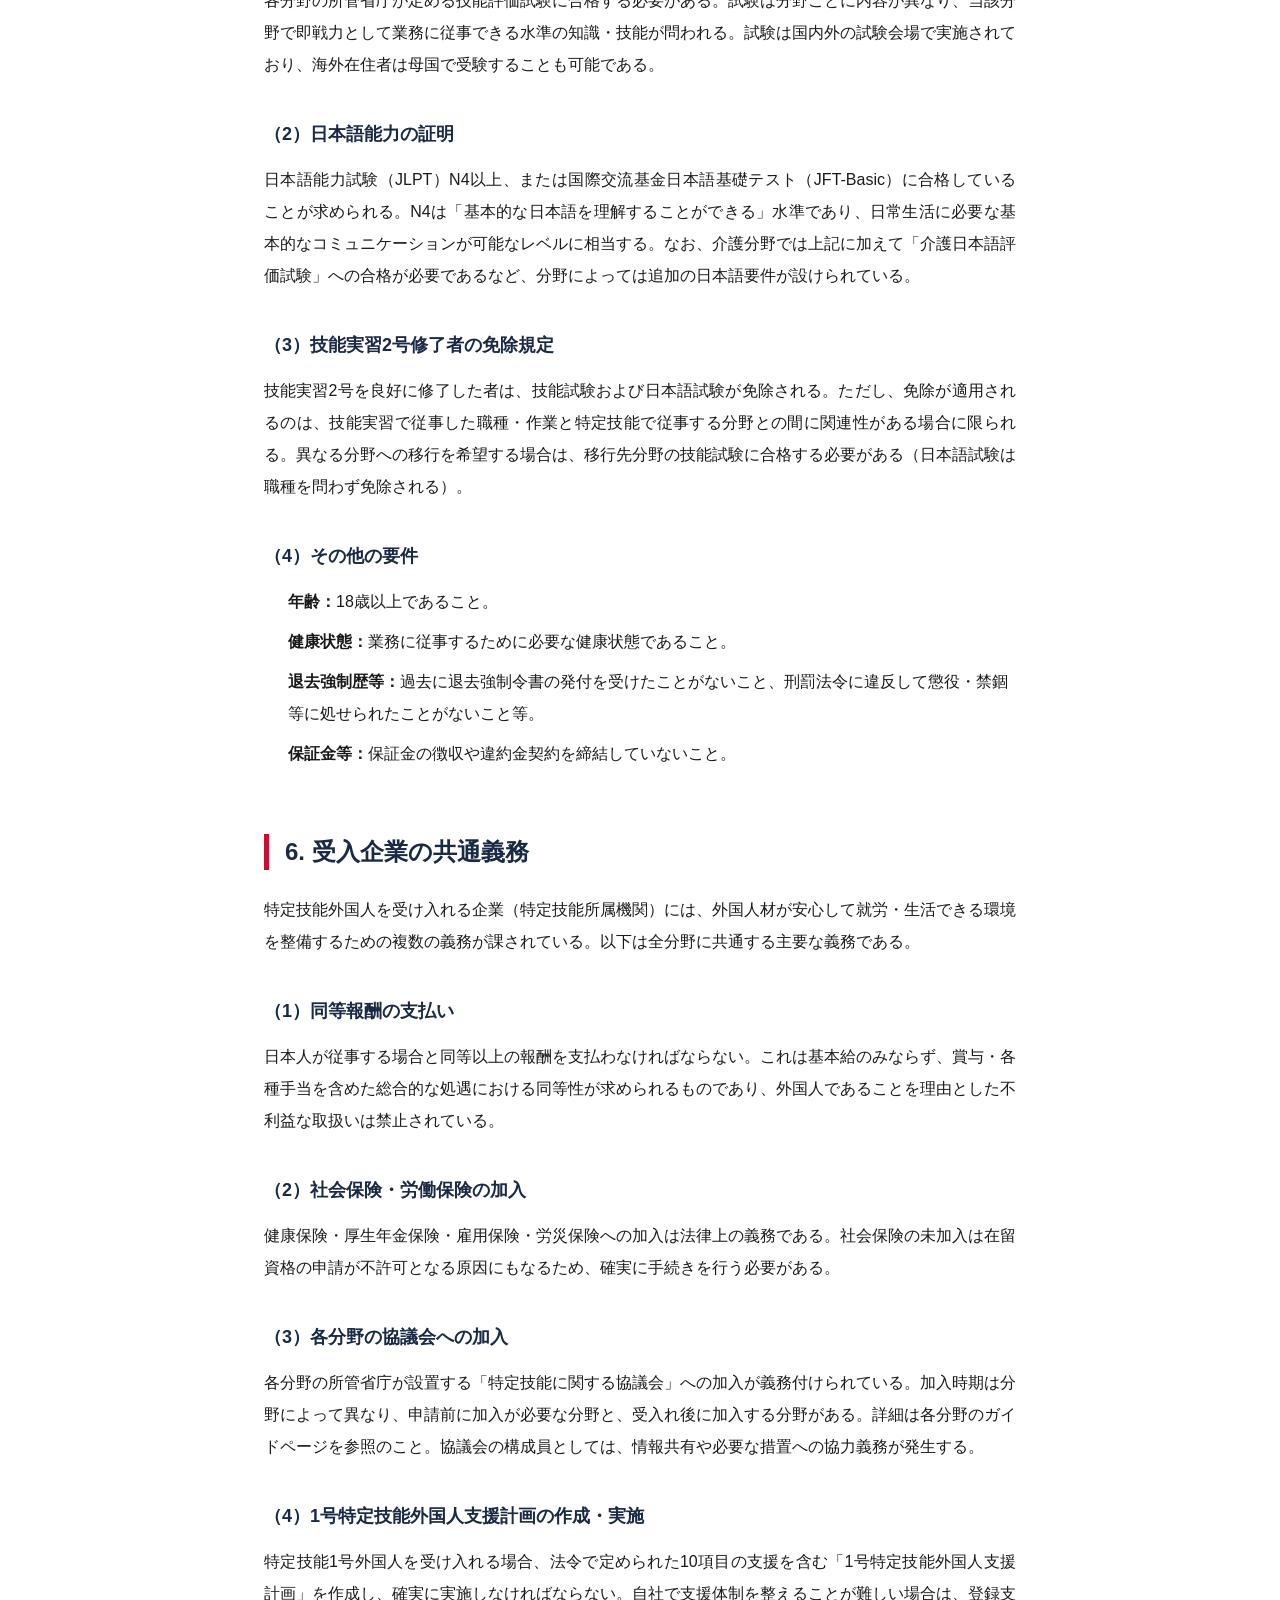
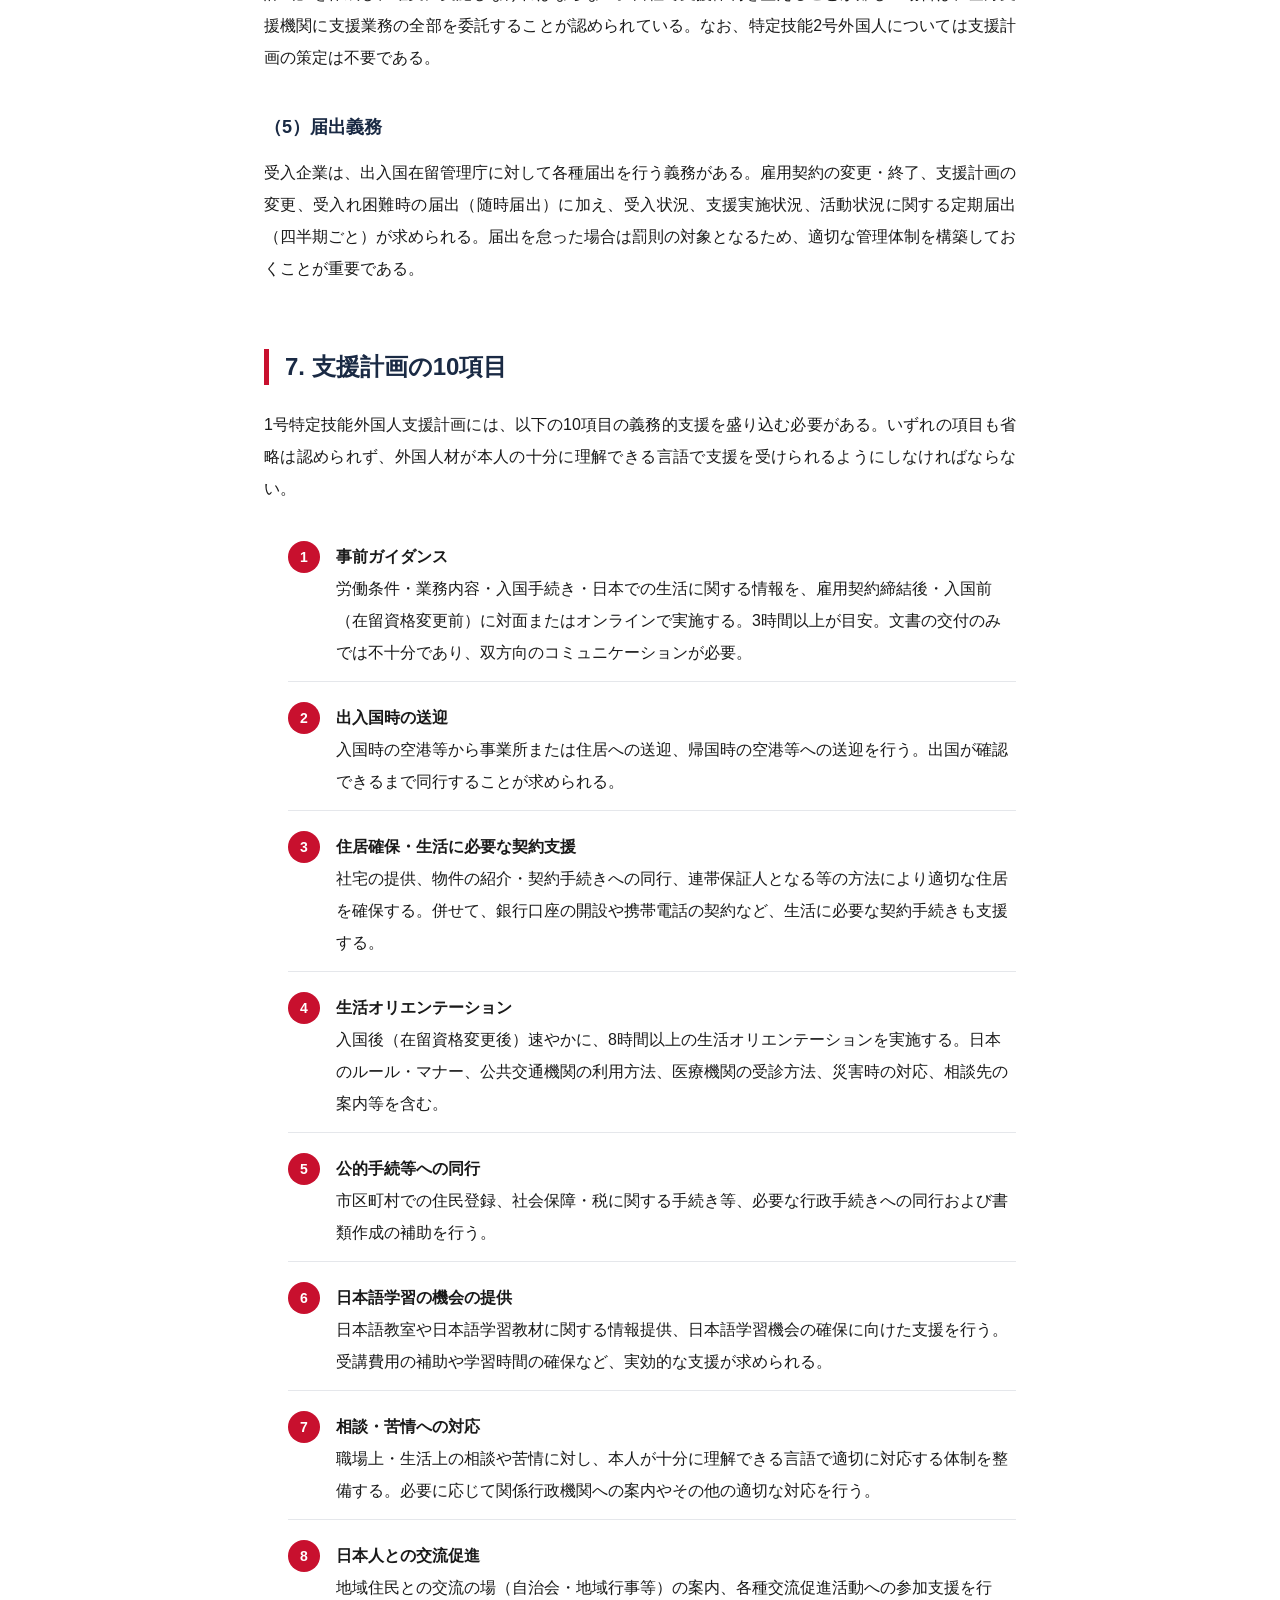
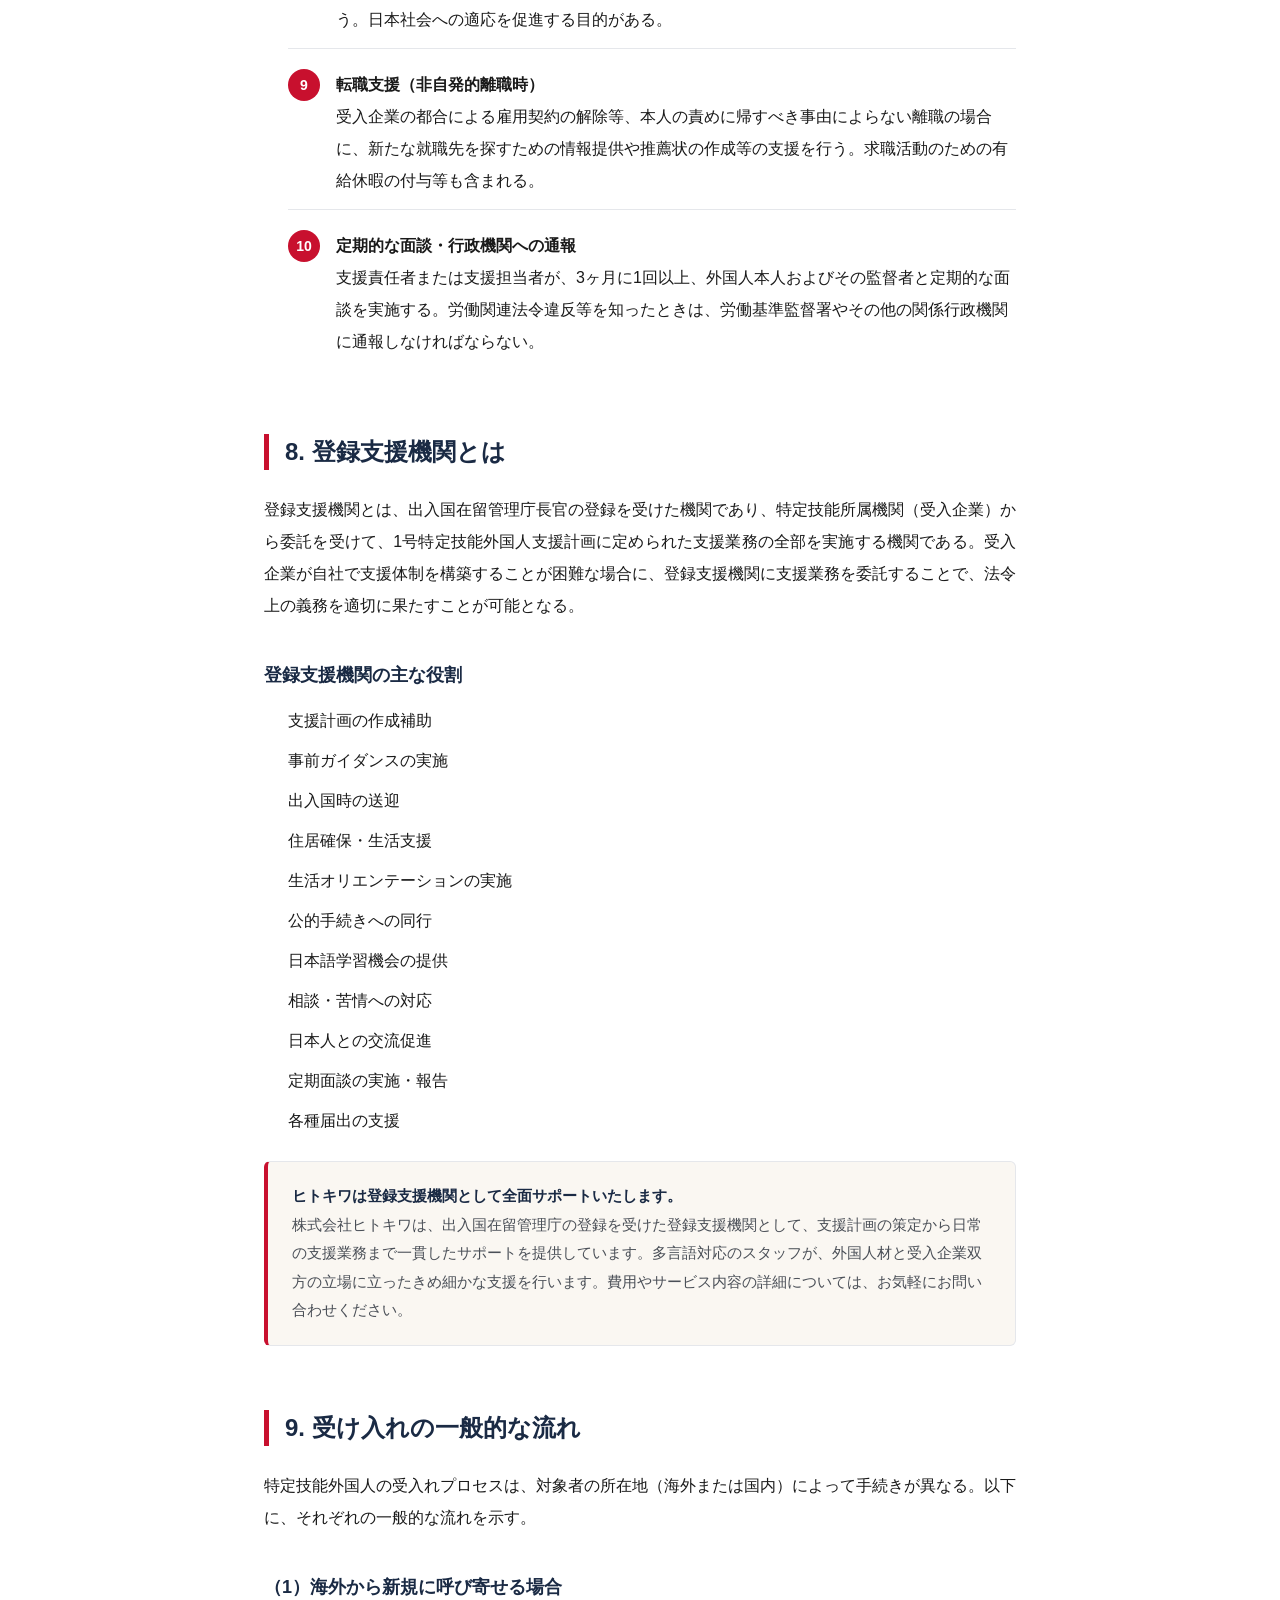
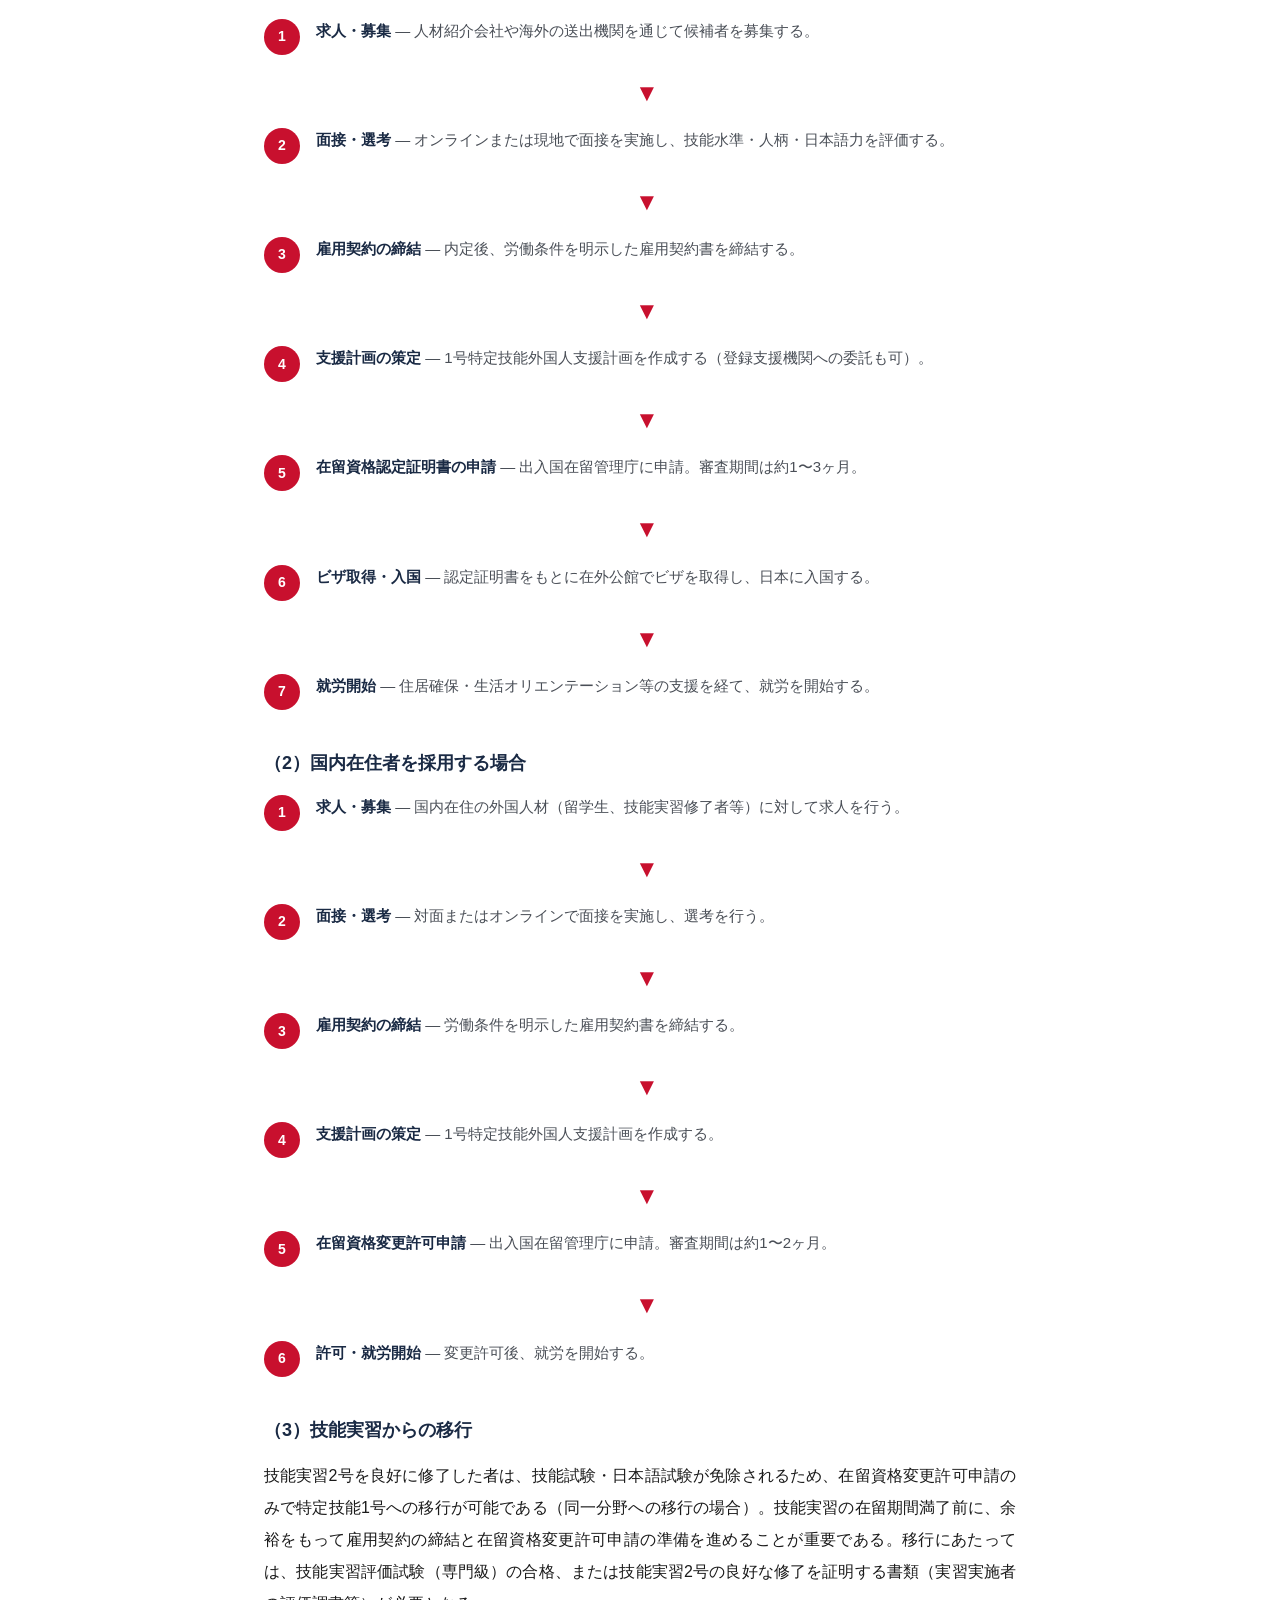
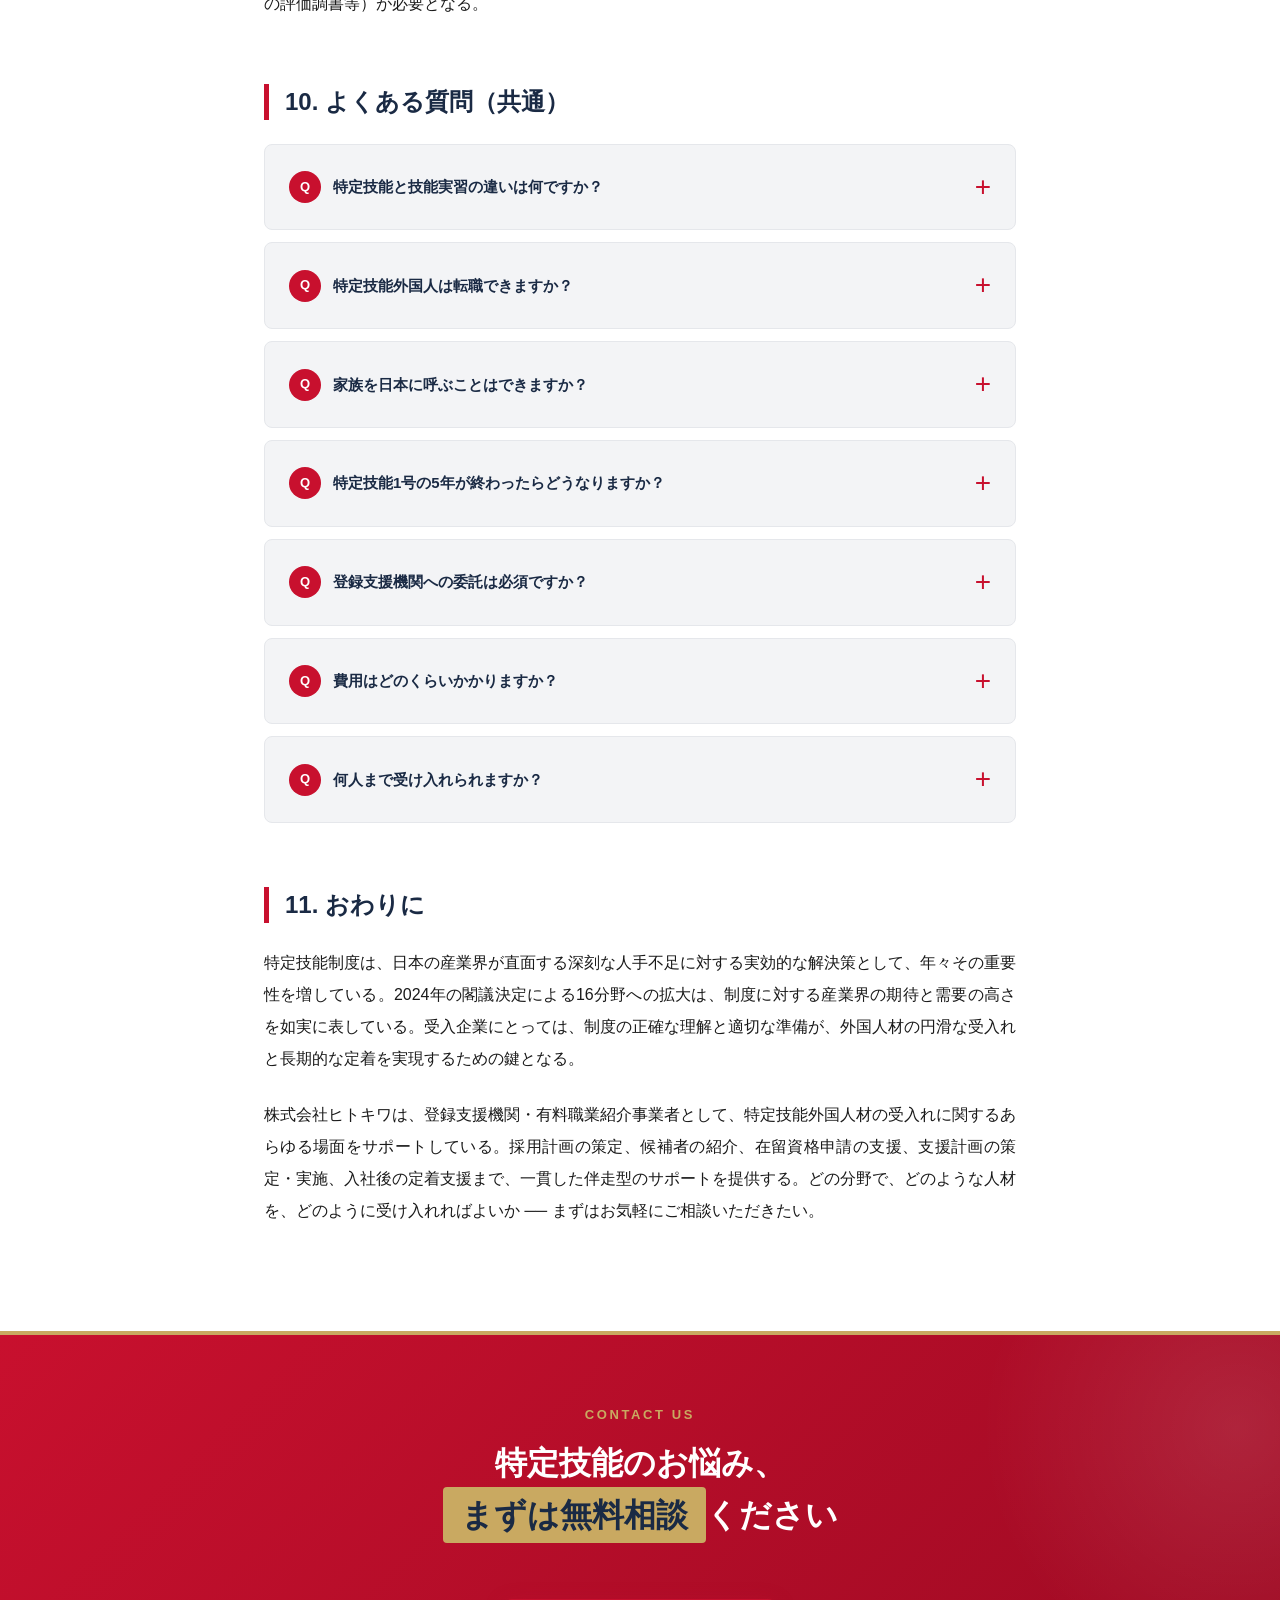
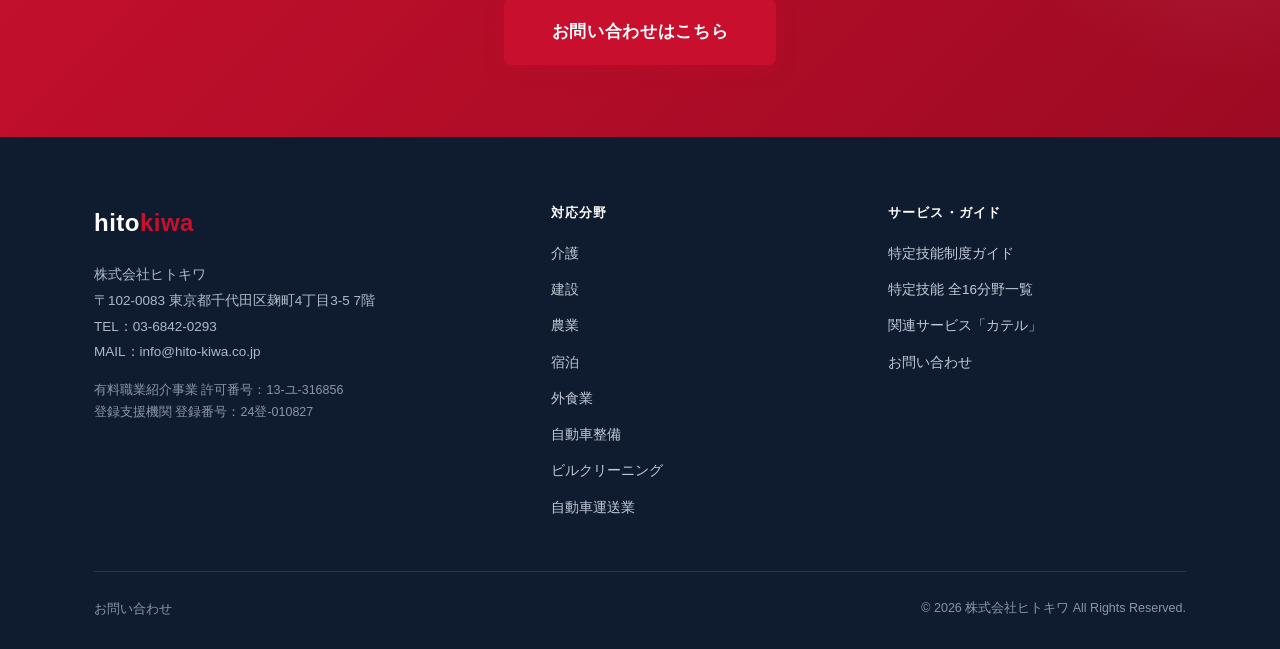
<file: hitokiwa_tokutei_common.html>
<!DOCTYPE html>

<html lang="ja">
<head><script>document.documentElement.classList.add('js');</script><link href="assets/css/common.css" rel="stylesheet"/><link href="assets/css/article.css" rel="stylesheet"/>
<meta charset="utf-8"/>
<meta content="width=device-width, initial-scale=1.0" name="viewport"/>
<title>特定技能制度 共通ガイド｜株式会社ヒトキワ</title>
<meta content="特定技能制度の全体像を徹底解説。1号・2号の違い、全16分野の一覧、受入企業の義務、支援計画、登録支援機関の役割まで網羅する共通ガイド。" name="description"/>
<style>
  :root{
    --red:#c8102e;--red-2:#9d0a23;--red-soft:#fdf2f3;
    --navy:#1a2a44;--navy-2:#0f1c30;
    --ivory:#faf7f2;--gold:#c9a961;
    --black:#1a1a1a;--gray-700:#4a4f57;--gray-500:#8a8f97;--gray-300:#cdd1d6;--gray-200:#e5e7eb;--gray-100:#f3f4f6;
    --shadow-sm:0 2px 8px rgba(26,42,68,.06);--shadow:0 4px 20px rgba(26,42,68,.08);--shadow-lg:0 12px 40px rgba(26,42,68,.12);
    --sans:"Hiragino Kaku Gothic ProN","Hiragino Sans","Noto Sans JP","Yu Gothic Medium","Meiryo",sans-serif;
  }
  *{box-sizing:border-box;margin:0;padding:0}
  html{scroll-behavior:smooth}
  body{background:var(--ivory);color:var(--black);font-family:var(--sans);line-height:1.8;-webkit-font-smoothing:antialiased;font-size:15px}
  img{max-width:100%;display:block}
  a{color:inherit;text-decoration:none}

  /* ===== Sticky top bar ===== */
  .topbar{background:#fff;border-bottom:1px solid var(--gray-200);position:sticky;top:0;z-index:100;box-shadow:var(--shadow-sm)}
  .topbar-inner{max-width:1080px;margin:0 auto;padding:14px 24px;display:flex;align-items:center;justify-content:space-between}
  .logo{font-weight:900;font-size:22px;color:var(--navy);letter-spacing:.04em}
  .logo span{color:var(--red)}
  .top-cta{display:flex;gap:12px;align-items:center}
  .top-tel{font-weight:900;color:var(--navy);font-size:18px;line-height:1.1}
  .top-tel small{display:block;font-size:10px;color:var(--gray-500);font-weight:500;margin-top:2px}
  .btn-primary{background:var(--red);color:#fff;padding:12px 24px;border-radius:6px;font-weight:900;font-size:14px;box-shadow:var(--shadow-sm);transition:all .2s;display:inline-block;border:none;cursor:pointer}
  .btn-primary:hover{background:var(--red-2);transform:translateY(-1px);box-shadow:var(--shadow)}

  /* ===== Article Header ===== */
  .article-header{
    background:#fff;
    border-bottom:1px solid var(--gray-200);
    padding:64px 24px 48px;
    text-align:center;
  }
  .article-header .category-tag{
    display:inline-block;
    background:var(--red);
    color:#fff;
    font-size:13px;
    font-weight:900;
    padding:6px 20px;
    border-radius:3px;
    letter-spacing:.1em;
    margin-bottom:24px;
  }
  .article-header h1{
    font-size:36px;
    font-weight:900;
    color:var(--navy);
    line-height:1.5;
    margin-bottom:20px;
    max-width:800px;
    margin-left:auto;
    margin-right:auto;
  }
  .article-header .subtitle{
    font-size:16px;
    color:var(--gray-700);
    line-height:1.9;
    max-width:700px;
    margin:0 auto 24px;
  }
  .article-header .author-line{
    font-size:13px;
    color:var(--gray-500);
    font-weight:700;
    letter-spacing:.05em;
  }

  /* ===== TOC ===== */
  .toc-section{
    background:#fff;
    border-bottom:1px solid var(--gray-200);
    padding:40px 24px;
  }
  .toc-inner{
    max-width:800px;
    margin:0 auto;
    background:var(--gray-100);
    border:1px solid var(--gray-200);
    border-radius:8px;
    padding:32px 40px;
  }
  .toc-inner h2{
    font-size:16px;
    font-weight:900;
    color:var(--navy);
    margin-bottom:16px;
    padding-bottom:12px;
    border-bottom:2px solid var(--navy);
  }
  .toc-list{
    list-style:none;
    padding:0;
    margin:0;
    columns:2;
    column-gap:32px;
  }
  .toc-list li{
    padding:6px 0;
    break-inside:avoid;
  }
  .toc-list a{
    font-size:14px;
    font-weight:700;
    color:var(--navy);
    transition:color .2s;
    display:flex;
    align-items:baseline;
    gap:8px;
    line-height:1.6;
  }
  .toc-list a:hover{color:var(--red)}
  .toc-list .num{
    color:var(--red);
    font-weight:900;
    font-size:14px;
    flex-shrink:0;
    min-width:24px;
  }

  /* ===== Article Body ===== */
  .article-body{
    max-width:800px;
    margin:0 auto;
    padding:0 24px 80px;
    background:#fff;
  }
  .article-body-wrap{
    background:#fff;
  }
  .article-body h2{
    font-size:24px;
    font-weight:900;
    color:var(--navy);
    border-left:5px solid var(--red);
    padding-left:16px;
    margin:64px 0 24px;
    line-height:1.5;
  }
  .article-body h3{
    font-size:18px;
    font-weight:900;
    color:var(--navy);
    margin:40px 0 16px;
    line-height:1.5;
  }
  .article-body p{
    font-size:16px;
    line-height:2.0;
    color:var(--black);
    margin-bottom:24px;
    text-align:justify;
  }
  .article-body ul,.article-body ol{
    font-size:16px;
    line-height:2.0;
    color:var(--black);
    margin-bottom:24px;
    padding-left:1.5em;
  }
  .article-body li{
    margin-bottom:8px;
  }
  .article-body table{
    width:100%;
    border-collapse:collapse;
    margin:24px 0;
    font-size:14px;
  }
  .article-body th{
    background:var(--navy);
    color:#fff;
    padding:12px 16px;
    text-align:left;
    font-weight:900;
    font-size:14px;
  }
  .article-body td{
    padding:12px 16px;
    border-bottom:1px solid var(--gray-200);
    color:var(--gray-700);
    line-height:1.7;
    vertical-align:top;
  }
  .article-body tr:nth-child(even) td{background:var(--gray-100)}
  .article-body .table-wrap{
    overflow-x:auto;
    margin:24px 0;
    -webkit-overflow-scrolling:touch;
  }
  .article-body .table-wrap table{
    min-width:700px;
    margin:0;
  }
  .article-body .table-note{
    margin-top:12px;
    padding:16px 20px;
    background:var(--red-soft);
    border:1px solid #f5c6cb;
    border-radius:6px;
    font-size:14px;
    color:var(--red-2);
    font-weight:700;
    line-height:1.8;
  }
  .article-body .note-box{
    margin:24px 0;
    padding:20px 24px;
    background:var(--ivory);
    border:1px solid var(--gray-200);
    border-left:4px solid var(--red);
    border-radius:6px;
    font-size:15px;
    color:var(--gray-700);
    line-height:1.9;
  }
  .article-body .note-box b{color:var(--navy)}

  /* ===== Numbered list for support plan ===== */
  .support-list{
    counter-reset:support;
    list-style:none;
    padding-left:0;
  }
  .support-list li{
    counter-increment:support;
    padding:12px 0 12px 48px;
    position:relative;
    border-bottom:1px solid var(--gray-200);
  }
  .support-list li::before{
    content:counter(support);
    position:absolute;
    left:0;top:12px;
    width:32px;height:32px;
    background:var(--red);
    color:#fff;
    border-radius:50%;
    display:flex;align-items:center;justify-content:center;
    font-size:14px;font-weight:900;
  }
  .support-list li:last-child{border-bottom:none}

  /* ===== Flow Steps ===== */
  .flow-step{
    display:flex;
    align-items:flex-start;
    gap:16px;
    margin-bottom:16px;
  }
  .flow-arrow{
    text-align:center;
    color:var(--red);
    font-size:24px;
    margin:4px 0 12px 14px;
  }
  .flow-num{
    flex-shrink:0;
    width:36px;height:36px;
    background:var(--red);
    color:#fff;
    border-radius:50%;
    display:flex;align-items:center;justify-content:center;
    font-size:14px;font-weight:900;
    margin-top:2px;
  }
  .flow-text{
    font-size:15px;
    line-height:1.8;
    color:var(--gray-700);
  }
  .flow-text strong{color:var(--navy)}

  /* ===== FAQ ===== */
  .faq-list{
    margin-top:24px;
    display:flex;
    flex-direction:column;
    gap:12px;
  }
  .faq-item{
    background:var(--gray-100);
    border:1px solid var(--gray-200);
    border-radius:8px;
    overflow:hidden;
  }
  .faq-q{
    padding:20px 24px;
    font-weight:900;
    color:var(--navy);
    cursor:pointer;
    display:grid;
    grid-template-columns:32px 1fr 24px;
    gap:12px;
    align-items:center;
    font-size:15px;
    line-height:1.6;
  }
  .faq-q::before{
    content:"Q";
    background:var(--red);color:#fff;
    width:32px;height:32px;border-radius:50%;
    display:flex;align-items:center;justify-content:center;
    font-size:13px;font-weight:900;
  }
  .faq-q::after{
    content:"+";color:var(--red);
    font-size:28px;font-weight:300;text-align:right;
    transition:transform .2s;
  }
  .faq-a{
    padding:0 24px 24px 68px;
    color:var(--gray-700);
    font-size:15px;
    line-height:2.0;
    display:none;
    text-align:justify;
  }
  details[open] .faq-q::after{content:"\2212"}
  details[open] .faq-a{display:block}
  details summary{list-style:none}
  details summary::-webkit-details-marker{display:none}

  /* ===== CTA BOTTOM ===== */
  .s-cta{
    background:linear-gradient(135deg,var(--red) 0%,var(--red-2) 100%);
    color:#fff;
    padding:72px 24px;
    text-align:center;
    position:relative;
    overflow:hidden;
  }
  .s-cta::before{
    content:"";position:absolute;top:-50%;right:-20%;
    width:600px;height:600px;
    background:radial-gradient(circle,rgba(255,255,255,.1) 0%,transparent 60%);
    pointer-events:none;
  }
  .s-cta::after{
    content:"";position:absolute;top:0;left:0;right:0;
    height:4px;background:var(--gold);
  }
  .cta-eyebrow{
    font-size:13px;font-weight:900;color:var(--gold);
    letter-spacing:.2em;margin-bottom:12px;position:relative;
  }
  .s-cta h2{
    font-size:32px;font-weight:900;line-height:1.5;
    margin-bottom:32px;position:relative;
  }
  .s-cta h2 .gold{
    color:var(--navy);background:var(--gold);
    padding:4px 18px;border-radius:4px;display:inline-block;
  }
  .cta-contacts{
    display:flex;gap:32px;flex-wrap:wrap;
    align-items:center;justify-content:center;
    position:relative;
  }
  .cta-tel,.cta-mail{
    display:flex;align-items:center;gap:10px;
    background:rgba(255,255,255,.1);
    padding:14px 24px;border-radius:8px;
    backdrop-filter:blur(10px);
  }
  .cta-tel .lbl,.cta-mail .lbl{
    background:#fff;color:var(--red);
    font-size:11px;font-weight:900;
    padding:4px 10px;border-radius:3px;
  }
  .cta-tel .num{font-size:28px;font-weight:900;letter-spacing:.04em;line-height:1}
  .cta-tel .note{font-size:11px;color:rgba(255,255,255,.78);margin-left:8px}
  .cta-mail .addr{font-size:16px;font-weight:700;letter-spacing:.02em}

  /* ===== Footer ===== */
  footer{background:var(--navy-2);color:rgba(255,255,255,.7);padding:48px 0 24px;font-size:13px}
  .foot-inner{max-width:1080px;margin:0 auto;padding:0 24px}
  .foot-grid{display:grid;grid-template-columns:2fr 1fr;gap:48px;margin-bottom:32px}
  .foot-grid h6{color:#fff;font-size:14px;margin-bottom:12px;font-weight:900}
  .foot-grid p{font-size:12px;line-height:1.9;color:rgba(255,255,255,.6)}
  .foot-bottom{
    border-top:1px solid rgba(255,255,255,.1);
    padding-top:20px;text-align:center;
    font-size:11px;color:rgba(255,255,255,.5);
  }

  /* ===== Floating CTA (mobile) ===== */
  .float-cta{
    position:fixed;bottom:0;left:0;right:0;
    background:#fff;border-top:1px solid var(--gray-200);
    padding:10px 14px;display:none;z-index:99;
    box-shadow:0 -4px 20px rgba(0,0,0,.1);
  }
  .float-cta a{
    display:block;text-align:center;
    background:var(--red);color:#fff;
    padding:14px;border-radius:8px;font-weight:900;
  }
  .update-date{font-size:11px;color:var(--gray-500);text-align:right;line-height:1.3}
  .update-date span{display:block;font-weight:700;color:var(--navy)}

  /* ===== CTA Button ===== */
  .cta-btn{display:inline-block;background:var(--red);color:#fff;padding:18px 48px;border-radius:8px;font-weight:900;font-size:17px;letter-spacing:.04em;box-shadow:0 4px 20px rgba(200,16,46,.3);transition:all .2s;margin-top:24px;text-decoration:none}
  .cta-btn:hover{background:#9d0a23;transform:translateY(-2px);color:#fff}

  /* ===== Mobile ===== */
  @media(max-width:768px){
    .topbar-inner{padding:10px 16px}
    .top-tel{display:none}
    .btn-primary{padding:10px 16px;font-size:13px}
    .article-header{padding:40px 20px 32px}
    .article-header h1{font-size:24px}
    .article-header .subtitle{font-size:14px}
    .toc-inner{padding:24px 20px}
    .toc-list{columns:1}
    .article-body{padding:0 20px 60px}
    .article-body h2{font-size:20px;margin:48px 0 20px}
    .article-body h3{font-size:16px}
    .article-body p{font-size:15px}
    .article-body table{font-size:13px}
    .article-body th,.article-body td{padding:10px 12px}
    .s-cta{padding:48px 20px}
    .s-cta h2{font-size:22px}
    .cta-tel,.cta-mail{padding:10px 16px}
    .cta-tel .num{font-size:20px}
    .float-cta{display:block}
    body{padding-bottom:80px}
    .foot-grid{grid-template-columns:1fr;gap:24px}
  }
</style>
</head>
<body>
<header class="site-header">
<div class="header-inner">
<a aria-label="株式会社ヒトキワ トップへ" class="brand" href="index.html">
<span class="brand-logo">hito<span>kiwa</span></span>
<span class="brand-sub">株式会社ヒトキワ｜特定技能人材紹介</span>
</a>
<nav aria-label="メインナビゲーション" class="global-nav" id="globalNav">
<ul>
<li><a href="index.html#service">サービスについて</a></li>
<li><a href="index.html#fields">対応分野</a></li>
<li><a href="index.html#reasons">選ばれる理由</a></li>
<li><a href="index.html#support">支援内容</a></li>
<li><a href="index.html#flow">採用までの流れ</a></li>
<li><a href="hitokiwa_tokutei_common.html">特定技能ガイド</a></li>
<li><a href="index.html#faq">よくある質問</a></li>
</ul>
</nav>
<div class="header-cta">
<a class="header-tel" href="tel:0368420293">
<span class="num">03-6842-0293</span>
<span class="lbl">平日の受付・お気軽にご相談ください</span>
</a>
<a class="btn btn--red" href="https://hito-kiwa.co.jp/contact/">お問い合わせ</a>
<button aria-controls="globalNav" aria-expanded="false" aria-label="メニューを開く" class="nav-toggle" id="navToggle"><span></span></button>
</div>
</div>
</header>
<div class="nav-overlay" id="navOverlay"></div>
<nav aria-label="パンくず" class="breadcrumb"><div class="breadcrumb-inner"><div class="crumbs"><a href="index.html">総合トップ</a><span class="sep">›</span><span class="cur">特定技能制度ガイド</span></div><a class="back-home" href="index.html">↑ 総合トップへ戻る</a></div></nav>



<!-- ===== TOP BAR ===== -->

<!-- ===== Article Header ===== -->
<div class="article-header">
<span class="category-tag">特定技能制度 共通</span>
<h1>特定技能制度 共通ガイド</h1>
<p class="subtitle">全16分野に共通する制度の仕組み・要件・手続きを網羅的に解説 ── 受入企業が知っておくべき基礎知識の決定版</p>
<p class="author-line">株式会社ヒトキワ ｜ 国際人材紹介事業</p>
</div>
<!-- ===== Table of Contents ===== -->
<div class="toc-section">
<div class="toc-inner">
<h2 data-animate="">目次</h2>
<ol class="toc-list">
<li><a href="#sec1"><span class="num">1.</span>はじめに</a></li>
<li><a href="#sec2"><span class="num">2.</span>特定技能とは — ビザの概要</a></li>
<li><a href="#sec3"><span class="num">3.</span>特定技能1号と2号の違い</a></li>
<li><a href="#sec4"><span class="num">4.</span>全16分野と受入れ見込数</a></li>
<li><a href="#sec5"><span class="num">5.</span>外国人材に求められる共通要件</a></li>
<li><a href="#sec6"><span class="num">6.</span>受入企業の共通義務</a></li>
<li><a href="#sec7"><span class="num">7.</span>支援計画の10項目</a></li>
<li><a href="#sec8"><span class="num">8.</span>登録支援機関とは</a></li>
<li><a href="#sec9"><span class="num">9.</span>受け入れの一般的な流れ</a></li>
<li><a href="#sec10"><span class="num">10.</span>よくある質問（共通）</a></li>
<li><a href="#sec11"><span class="num">11.</span>おわりに</a></li>
</ol>
</div>
</div>
<!-- ===== Article Body ===== -->
<div class="article-body-wrap">
<div class="article-body">
<!-- 1. はじめに -->
<h2 data-animate="" id="sec1">1. はじめに</h2>
<p>日本は少子高齢化の急速な進行により、多くの産業分野で深刻な人手不足に直面している。こうした状況を打開するため、2019年4月に新たな在留資格「特定技能」が創設された。従来の技能実習制度が「開発途上国への技能移転による国際貢献」を建前としていたのに対し、特定技能制度は「国内で十分な人材確保が困難な産業分野における外国人材の受入れ」を正面から目的に掲げている点が最大の特徴である。</p>
<p>技能実習制度では、あくまで「実習」という位置づけであるがゆえに、就労先の変更（転職）が原則として認められず、労働者保護の観点から多くの課題が指摘されてきた。一方、特定技能制度では、一定の専門性・技能を有する外国人を「即戦力の労働者」として正面から受け入れる仕組みが整備されており、同一分野内での転職が認められるなど、外国人材の権利保護にも配慮した設計となっている。本ガイドでは、特定技能制度の全体像を分野横断的に解説し、受入企業が制度を正しく理解するための包括的な情報を提供する。</p>
<!-- 2. 特定技能とは — ビザの概要 -->
<h2 data-animate="" id="sec2">2. 特定技能とは — ビザの概要</h2>
<p>「特定技能」は、出入国管理及び難民認定法（入管法）に基づく在留資格のひとつであり、一定の専門性・技能を有する外国人が、人手不足が深刻な特定の産業分野において就労することを目的として付与される。在留資格には「特定技能1号」と「特定技能2号」の2つの区分がある。</p>
<p>制度創設当初（2019年4月）の対象は14分野であったが、2024年3月29日の閣議決定により、自動車運送業、鉄道、林業、木材産業の4分野が追加され、現在は全16分野に拡大されている。また、従来の「素形材産業」「産業機械製造業」「電気・電子情報関連産業」の3分野は「工業製品製造業」として統合された。</p>
<h3>基本的な雇用条件</h3>
<ul>
<li><strong>雇用形態：</strong>原則として直接雇用。派遣形態が認められるのは農業分野と漁業分野のみである。</li>
<li><strong>勤務形態：</strong>フルタイム勤務が原則。パートタイムやアルバイトでの受入れは認められない。</li>
<li><strong>報酬：</strong>日本人と同等以上の報酬を支払うことが義務付けられている。基本給のみならず、賞与・各種手当を含めた総合的な処遇における同等性が求められる。</li>
<li><strong>所管省庁：</strong>出入国在留管理庁が制度全体を統括し、各分野の所管省庁（厚生労働省、経済産業省、国土交通省、農林水産省等）が分野固有の運用基準を定めている。</li>
</ul>
<!-- 3. 特定技能1号と2号の違い -->
<h2 data-animate="" id="sec3">3. 特定技能1号と2号の違い</h2>
<p>特定技能1号と2号は、求められる技能水準、在留期間、家族帯同の可否など、多くの点で異なる。受入企業および外国人材双方にとって、両者の違いを正確に理解することが極めて重要である。</p>
<table>
<thead>
<tr>
<th style="min-width:140px">比較項目</th>
<th style="background:var(--red)">特定技能1号</th>
<th>特定技能2号</th>
</tr>
</thead>
<tbody>
<tr>
<td><strong>在留期間</strong></td>
<td>通算5年（更新は1年・6ヶ月・4ヶ月単位）</td>
<td>上限なし（3年・1年・6ヶ月単位で更新）</td>
</tr>
<tr>
<td><strong>家族帯同</strong></td>
<td style="color:var(--red);font-weight:700">不可</td>
<td style="color:#2e7d4f;font-weight:700">可能（配偶者・子）</td>
</tr>
<tr>
<td><strong>永住申請</strong></td>
<td>1号の期間は永住要件に算入されない</td>
<td>可能（在留10年等の要件を満たした場合）</td>
</tr>
<tr>
<td><strong>転職</strong></td>
<td>同一分野内で可能</td>
<td>同一分野内で可能</td>
</tr>
<tr>
<td><strong>日本語要件</strong></td>
<td>JLPT N4以上 または JFT-Basic（分野により追加要件あり）</td>
<td>試験での確認は不要（1号からの移行が前提）</td>
</tr>
<tr>
<td><strong>技能水準</strong></td>
<td>各分野の技能評価試験合格（相当程度の知識又は経験）</td>
<td>各分野の2号技能評価試験合格（熟練した技能）</td>
</tr>
<tr>
<td><strong>支援計画</strong></td>
<td>策定・実施が義務</td>
<td>不要</td>
</tr>
<tr>
<td><strong>対象分野数</strong></td>
<td>16分野</td>
<td>11分野（介護・自動車運送業・鉄道・林業・木材産業を除く）</td>
</tr>
</tbody>
</table>
<p>特定技能1号は通算5年という在留期間の上限があり、家族の帯同も認められない。一方、特定技能2号は在留期間の上限がなく、配偶者と子の帯同が可能であるため、外国人材にとっては日本での長期的な生活設計が可能になる。受入企業にとっても、優秀な人材を長期にわたって確保し続けられるという大きなメリットがある。ただし、2号は全ての分野で設定されているわけではなく、介護分野など一部の分野には2号が存在しない点に注意が必要である。</p>
<!-- 4. 全16分野と受入れ見込数 -->
<h2 data-animate="" id="sec4">4. 全16分野と受入れ見込数</h2>
<p>2024年3月の閣議決定により、特定技能の対象分野は16分野に拡大された。以下に全分野の一覧を示す。受入れ見込数は、2024年度からの5年間における最大受入れ見込み人数である。</p>
<div class="table-wrap">
<table>
<thead>
<tr>
<th>分野</th>
<th>受入れ見込数（5年間最大）</th>
<th>所管省庁</th>
<th>2号</th>
<th>備考</th>
</tr>
</thead>
<tbody>
<tr>
<td><strong>介護</strong></td>
<td>135,000人</td>
<td>厚生労働省</td>
<td style="color:var(--red);font-weight:700">なし</td>
<td>在留資格「介護」へ移行可</td>
</tr>
<tr>
<td><strong>ビルクリーニング</strong></td>
<td>37,000人</td>
<td>厚生労働省</td>
<td style="color:#2e7d4f;font-weight:700">あり</td>
<td></td>
</tr>
<tr>
<td><strong>工業製品製造業</strong></td>
<td>—</td>
<td>経済産業省</td>
<td style="color:#2e7d4f;font-weight:700">あり</td>
<td>旧：素形材・産業機械・電気電子</td>
</tr>
<tr>
<td><strong>建設</strong></td>
<td>80,000人</td>
<td>国土交通省</td>
<td style="color:#2e7d4f;font-weight:700">あり</td>
<td></td>
</tr>
<tr>
<td><strong>造船・舶用工業</strong></td>
<td>—</td>
<td>国土交通省</td>
<td style="color:#2e7d4f;font-weight:700">あり</td>
<td></td>
</tr>
<tr>
<td><strong>自動車整備</strong></td>
<td>10,000人</td>
<td>国土交通省</td>
<td style="color:#2e7d4f;font-weight:700">あり</td>
<td></td>
</tr>
<tr>
<td><strong>航空</strong></td>
<td>—</td>
<td>国土交通省</td>
<td style="color:#2e7d4f;font-weight:700">あり</td>
<td></td>
</tr>
<tr>
<td><strong>宿泊</strong></td>
<td>23,000人</td>
<td>国土交通省（観光庁）</td>
<td style="color:#2e7d4f;font-weight:700">あり</td>
<td></td>
</tr>
<tr>
<td><strong>自動車運送業</strong></td>
<td>24,500人</td>
<td>国土交通省</td>
<td style="color:var(--red);font-weight:700">なし</td>
<td>2024年新設</td>
</tr>
<tr>
<td><strong>鉄道</strong></td>
<td>—</td>
<td>国土交通省</td>
<td style="color:var(--red);font-weight:700">なし</td>
<td>2024年新設</td>
</tr>
<tr>
<td><strong>農業</strong></td>
<td>78,000人</td>
<td>農林水産省</td>
<td style="color:#2e7d4f;font-weight:700">あり</td>
<td>派遣可</td>
</tr>
<tr>
<td><strong>漁業</strong></td>
<td>—</td>
<td>農林水産省</td>
<td style="color:#2e7d4f;font-weight:700">あり</td>
<td>派遣可</td>
</tr>
<tr>
<td><strong>飲食料品製造業</strong></td>
<td>—</td>
<td>農林水産省</td>
<td style="color:#2e7d4f;font-weight:700">あり</td>
<td></td>
</tr>
<tr>
<td><strong>外食業</strong></td>
<td>53,000人</td>
<td>農林水産省</td>
<td style="color:#2e7d4f;font-weight:700">あり</td>
<td>認定証明書交付停止中</td>
</tr>
<tr>
<td><strong>林業</strong></td>
<td>—</td>
<td>農林水産省</td>
<td style="color:var(--red);font-weight:700">なし</td>
<td>2024年新設</td>
</tr>
<tr>
<td><strong>木材産業</strong></td>
<td>—</td>
<td>農林水産省</td>
<td style="color:var(--red);font-weight:700">なし</td>
<td>2024年新設</td>
</tr>
</tbody>
</table>
</div>
<div class="table-note">※ 受入れ見込数が「—」の分野は、最新の閣議決定における正確な数値をご確認ください。上記は2024年3月閣議決定時点の情報に基づいています。</div>
<!-- 5. 外国人材に求められる共通要件 -->
<h2 data-animate="" id="sec5">5. 外国人材に求められる共通要件</h2>
<p>特定技能1号の在留資格を取得するためには、外国人本人が以下の要件を満たしている必要がある。これらは全16分野に共通する基本要件であり、分野によっては追加の要件が課される場合がある。</p>
<h3>（1）技能試験の合格</h3>
<p>各分野の所管省庁が定める技能評価試験に合格する必要がある。試験は分野ごとに内容が異なり、当該分野で即戦力として業務に従事できる水準の知識・技能が問われる。試験は国内外の試験会場で実施されており、海外在住者は母国で受験することも可能である。</p>
<h3>（2）日本語能力の証明</h3>
<p>日本語能力試験（JLPT）N4以上、または国際交流基金日本語基礎テスト（JFT-Basic）に合格していることが求められる。N4は「基本的な日本語を理解することができる」水準であり、日常生活に必要な基本的なコミュニケーションが可能なレベルに相当する。なお、介護分野では上記に加えて「介護日本語評価試験」への合格が必要であるなど、分野によっては追加の日本語要件が設けられている。</p>
<h3>（3）技能実習2号修了者の免除規定</h3>
<p>技能実習2号を良好に修了した者は、技能試験および日本語試験が免除される。ただし、免除が適用されるのは、技能実習で従事した職種・作業と特定技能で従事する分野との間に関連性がある場合に限られる。異なる分野への移行を希望する場合は、移行先分野の技能試験に合格する必要がある（日本語試験は職種を問わず免除される）。</p>
<h3>（4）その他の要件</h3>
<ul>
<li><strong>年齢：</strong>18歳以上であること。</li>
<li><strong>健康状態：</strong>業務に従事するために必要な健康状態であること。</li>
<li><strong>退去強制歴等：</strong>過去に退去強制令書の発付を受けたことがないこと、刑罰法令に違反して懲役・禁錮等に処せられたことがないこと等。</li>
<li><strong>保証金等：</strong>保証金の徴収や違約金契約を締結していないこと。</li>
</ul>
<!-- 6. 受入企業の共通義務 -->
<h2 data-animate="" id="sec6">6. 受入企業の共通義務</h2>
<p>特定技能外国人を受け入れる企業（特定技能所属機関）には、外国人材が安心して就労・生活できる環境を整備するための複数の義務が課されている。以下は全分野に共通する主要な義務である。</p>
<h3>（1）同等報酬の支払い</h3>
<p>日本人が従事する場合と同等以上の報酬を支払わなければならない。これは基本給のみならず、賞与・各種手当を含めた総合的な処遇における同等性が求められるものであり、外国人であることを理由とした不利益な取扱いは禁止されている。</p>
<h3>（2）社会保険・労働保険の加入</h3>
<p>健康保険・厚生年金保険・雇用保険・労災保険への加入は法律上の義務である。社会保険の未加入は在留資格の申請が不許可となる原因にもなるため、確実に手続きを行う必要がある。</p>
<h3>（3）各分野の協議会への加入</h3>
<p>各分野の所管省庁が設置する「特定技能に関する協議会」への加入が義務付けられている。加入時期は分野によって異なり、申請前に加入が必要な分野と、受入れ後に加入する分野がある。詳細は各分野のガイドページを参照のこと。協議会の構成員としては、情報共有や必要な措置への協力義務が発生する。</p>
<h3>（4）1号特定技能外国人支援計画の作成・実施</h3>
<p>特定技能1号外国人を受け入れる場合、法令で定められた10項目の支援を含む「1号特定技能外国人支援計画」を作成し、確実に実施しなければならない。自社で支援体制を整えることが難しい場合は、登録支援機関に支援業務の全部を委託することが認められている。なお、特定技能2号外国人については支援計画の策定は不要である。</p>
<h3>（5）届出義務</h3>
<p>受入企業は、出入国在留管理庁に対して各種届出を行う義務がある。雇用契約の変更・終了、支援計画の変更、受入れ困難時の届出（随時届出）に加え、受入状況、支援実施状況、活動状況に関する定期届出（四半期ごと）が求められる。届出を怠った場合は罰則の対象となるため、適切な管理体制を構築しておくことが重要である。</p>
<!-- 7. 支援計画の10項目 -->
<h2 data-animate="" id="sec7">7. 支援計画の10項目</h2>
<p>1号特定技能外国人支援計画には、以下の10項目の義務的支援を盛り込む必要がある。いずれの項目も省略は認められず、外国人材が本人の十分に理解できる言語で支援を受けられるようにしなければならない。</p>
<ol class="support-list">
<li><strong>事前ガイダンス</strong><br/>労働条件・業務内容・入国手続き・日本での生活に関する情報を、雇用契約締結後・入国前（在留資格変更前）に対面またはオンラインで実施する。3時間以上が目安。文書の交付のみでは不十分であり、双方向のコミュニケーションが必要。</li>
<li><strong>出入国時の送迎</strong><br/>入国時の空港等から事業所または住居への送迎、帰国時の空港等への送迎を行う。出国が確認できるまで同行することが求められる。</li>
<li><strong>住居確保・生活に必要な契約支援</strong><br/>社宅の提供、物件の紹介・契約手続きへの同行、連帯保証人となる等の方法により適切な住居を確保する。併せて、銀行口座の開設や携帯電話の契約など、生活に必要な契約手続きも支援する。</li>
<li><strong>生活オリエンテーション</strong><br/>入国後（在留資格変更後）速やかに、8時間以上の生活オリエンテーションを実施する。日本のルール・マナー、公共交通機関の利用方法、医療機関の受診方法、災害時の対応、相談先の案内等を含む。</li>
<li><strong>公的手続等への同行</strong><br/>市区町村での住民登録、社会保障・税に関する手続き等、必要な行政手続きへの同行および書類作成の補助を行う。</li>
<li><strong>日本語学習の機会の提供</strong><br/>日本語教室や日本語学習教材に関する情報提供、日本語学習機会の確保に向けた支援を行う。受講費用の補助や学習時間の確保など、実効的な支援が求められる。</li>
<li><strong>相談・苦情への対応</strong><br/>職場上・生活上の相談や苦情に対し、本人が十分に理解できる言語で適切に対応する体制を整備する。必要に応じて関係行政機関への案内やその他の適切な対応を行う。</li>
<li><strong>日本人との交流促進</strong><br/>地域住民との交流の場（自治会・地域行事等）の案内、各種交流促進活動への参加支援を行う。日本社会への適応を促進する目的がある。</li>
<li><strong>転職支援（非自発的離職時）</strong><br/>受入企業の都合による雇用契約の解除等、本人の責めに帰すべき事由によらない離職の場合に、新たな就職先を探すための情報提供や推薦状の作成等の支援を行う。求職活動のための有給休暇の付与等も含まれる。</li>
<li><strong>定期的な面談・行政機関への通報</strong><br/>支援責任者または支援担当者が、3ヶ月に1回以上、外国人本人およびその監督者と定期的な面談を実施する。労働関連法令違反等を知ったときは、労働基準監督署やその他の関係行政機関に通報しなければならない。</li>
</ol>
<!-- 8. 登録支援機関とは -->
<h2 data-animate="" id="sec8">8. 登録支援機関とは</h2>
<p>登録支援機関とは、出入国在留管理庁長官の登録を受けた機関であり、特定技能所属機関（受入企業）から委託を受けて、1号特定技能外国人支援計画に定められた支援業務の全部を実施する機関である。受入企業が自社で支援体制を構築することが困難な場合に、登録支援機関に支援業務を委託することで、法令上の義務を適切に果たすことが可能となる。</p>
<h3>登録支援機関の主な役割</h3>
<ul>
<li>支援計画の作成補助</li>
<li>事前ガイダンスの実施</li>
<li>出入国時の送迎</li>
<li>住居確保・生活支援</li>
<li>生活オリエンテーションの実施</li>
<li>公的手続きへの同行</li>
<li>日本語学習機会の提供</li>
<li>相談・苦情への対応</li>
<li>日本人との交流促進</li>
<li>定期面談の実施・報告</li>
<li>各種届出の支援</li>
</ul>
<div class="note-box">
<b>ヒトキワは登録支援機関として全面サポートいたします。</b><br/>
  株式会社ヒトキワは、出入国在留管理庁の登録を受けた登録支援機関として、支援計画の策定から日常の支援業務まで一貫したサポートを提供しています。多言語対応のスタッフが、外国人材と受入企業双方の立場に立ったきめ細かな支援を行います。費用やサービス内容の詳細については、お気軽にお問い合わせください。
</div>
<!-- 9. 受け入れの一般的な流れ -->
<h2 data-animate="" id="sec9">9. 受け入れの一般的な流れ</h2>
<p>特定技能外国人の受入れプロセスは、対象者の所在地（海外または国内）によって手続きが異なる。以下に、それぞれの一般的な流れを示す。</p>
<h3>（1）海外から新規に呼び寄せる場合</h3>
<div class="flow-step"><span class="flow-num">1</span><span class="flow-text"><strong>求人・募集</strong> — 人材紹介会社や海外の送出機関を通じて候補者を募集する。</span></div>
<div class="flow-arrow">▼</div>
<div class="flow-step"><span class="flow-num">2</span><span class="flow-text"><strong>面接・選考</strong> — オンラインまたは現地で面接を実施し、技能水準・人柄・日本語力を評価する。</span></div>
<div class="flow-arrow">▼</div>
<div class="flow-step"><span class="flow-num">3</span><span class="flow-text"><strong>雇用契約の締結</strong> — 内定後、労働条件を明示した雇用契約書を締結する。</span></div>
<div class="flow-arrow">▼</div>
<div class="flow-step"><span class="flow-num">4</span><span class="flow-text"><strong>支援計画の策定</strong> — 1号特定技能外国人支援計画を作成する（登録支援機関への委託も可）。</span></div>
<div class="flow-arrow">▼</div>
<div class="flow-step"><span class="flow-num">5</span><span class="flow-text"><strong>在留資格認定証明書の申請</strong> — 出入国在留管理庁に申請。審査期間は約1〜3ヶ月。</span></div>
<div class="flow-arrow">▼</div>
<div class="flow-step"><span class="flow-num">6</span><span class="flow-text"><strong>ビザ取得・入国</strong> — 認定証明書をもとに在外公館でビザを取得し、日本に入国する。</span></div>
<div class="flow-arrow">▼</div>
<div class="flow-step"><span class="flow-num">7</span><span class="flow-text"><strong>就労開始</strong> — 住居確保・生活オリエンテーション等の支援を経て、就労を開始する。</span></div>
<h3>（2）国内在住者を採用する場合</h3>
<div class="flow-step"><span class="flow-num">1</span><span class="flow-text"><strong>求人・募集</strong> — 国内在住の外国人材（留学生、技能実習修了者等）に対して求人を行う。</span></div>
<div class="flow-arrow">▼</div>
<div class="flow-step"><span class="flow-num">2</span><span class="flow-text"><strong>面接・選考</strong> — 対面またはオンラインで面接を実施し、選考を行う。</span></div>
<div class="flow-arrow">▼</div>
<div class="flow-step"><span class="flow-num">3</span><span class="flow-text"><strong>雇用契約の締結</strong> — 労働条件を明示した雇用契約書を締結する。</span></div>
<div class="flow-arrow">▼</div>
<div class="flow-step"><span class="flow-num">4</span><span class="flow-text"><strong>支援計画の策定</strong> — 1号特定技能外国人支援計画を作成する。</span></div>
<div class="flow-arrow">▼</div>
<div class="flow-step"><span class="flow-num">5</span><span class="flow-text"><strong>在留資格変更許可申請</strong> — 出入国在留管理庁に申請。審査期間は約1〜2ヶ月。</span></div>
<div class="flow-arrow">▼</div>
<div class="flow-step"><span class="flow-num">6</span><span class="flow-text"><strong>許可・就労開始</strong> — 変更許可後、就労を開始する。</span></div>
<h3>（3）技能実習からの移行</h3>
<p>技能実習2号を良好に修了した者は、技能試験・日本語試験が免除されるため、在留資格変更許可申請のみで特定技能1号への移行が可能である（同一分野への移行の場合）。技能実習の在留期間満了前に、余裕をもって雇用契約の締結と在留資格変更許可申請の準備を進めることが重要である。移行にあたっては、技能実習評価試験（専門級）の合格、または技能実習2号の良好な修了を証明する書類（実習実施者の評価調書等）が必要となる。</p>
<!-- 10. よくある質問（共通） -->
<h2 data-animate="" id="sec10">10. よくある質問（共通）</h2>
<div class="faq-list">
<details class="faq-item">
<summary class="faq-q">特定技能と技能実習の違いは何ですか？</summary>
<div class="faq-a">最も大きな違いは制度の目的です。技能実習制度は「開発途上国への技能移転による国際貢献」を目的としているのに対し、特定技能制度は「国内の人材不足を補うための外国人材の受入れ」を正面から目的に掲げています。実務的な違いとしては、特定技能では同一分野内での転職が認められている点、人員配置基準の算定対象となる点（介護分野等）、受入人数枠が比較的柔軟である点などが挙げられます。また、特定技能は雇用関係に基づく在留資格であるため、外国人材は労働者としての権利が明確に保護されています。</div>
</details>
<details class="faq-item">
<summary class="faq-q">特定技能外国人は転職できますか？</summary>
<div class="faq-a">はい、特定技能1号・2号ともに、同一の産業分野内であれば転職が可能です。これは技能実習制度と大きく異なる点であり、外国人材の権利保護の観点から重要な制度設計です。転職にあたっては、新たな受入企業との雇用契約の締結と、在留資格変更許可申請（または指定書の変更）の手続きが必要です。なお、異なる分野への転職を希望する場合は、移行先分野の技能試験に合格する必要があります。</div>
</details>
<details class="faq-item">
<summary class="faq-q">家族を日本に呼ぶことはできますか？</summary>
<div class="faq-a">特定技能1号の在留資格では、原則として家族帯同は認められていません。一方、特定技能2号に移行した場合は、配偶者と子に限り家族滞在の在留資格で呼び寄せることが可能です。なお、介護分野には特定技能2号が存在しませんが、介護福祉士国家試験に合格して在留資格「介護」に移行すれば家族帯同が認められます。家族帯同が可能になることは、外国人材の定着意欲を高める大きな要因となるため、受入企業としても2号移行や資格取得の支援を積極的に検討することが重要です。</div>
</details>
<details class="faq-item">
<summary class="faq-q">特定技能1号の5年が終わったらどうなりますか？</summary>
<div class="faq-a">特定技能1号の通算在留期間は5年が上限であり、5年に達した時点で在留資格の更新はできなくなります。その後の選択肢としては、（1）特定技能2号への移行（2号が設定されている分野の場合）、（2）他の在留資格への変更（介護分野であれば在留資格「介護」への移行等）、（3）帰国、のいずれかとなります。2号への移行には各分野の2号技能評価試験への合格が必要です。受入企業としては、5年間のうちに外国人材が次のステップへ進めるよう、計画的な支援を行うことが望まれます。</div>
</details>
<details class="faq-item">
<summary class="faq-q">登録支援機関への委託は必須ですか？</summary>
<div class="faq-a">登録支援機関への委託は必須ではありません。受入企業が自社で支援体制を整え、支援計画に定められた10項目の義務的支援を適切に実施できるのであれば、登録支援機関に委託する必要はありません。ただし、自社で支援を行うためには、過去2年間に中長期在留者の受入れ実績があること、支援責任者・支援担当者を選任すること等の要件を満たす必要があります。初めて外国人材を受け入れる企業や、多言語対応が難しい企業の場合は、登録支援機関への委託を強くお勧めします。</div>
</details>
<details class="faq-item">
<summary class="faq-q">費用はどのくらいかかりますか？</summary>
<div class="faq-a">特定技能外国人の受入れにかかる費用は、業種、採用ルート（海外からの新規呼び寄せか国内在住者の採用か）、登録支援機関への委託の有無、人材紹介会社の利用の有無等によって大きく異なります。主な費用項目としては、人材紹介手数料、在留資格申請に関する費用、渡航費用（海外からの場合）、住居確保費用、登録支援機関への委託費用などが挙げられます。具体的な費用については、業種や採用ルートにより異なりますので、お気軽にお問い合わせください。</div>
</details>
<details class="faq-item">
<summary class="faq-q">何人まで受け入れられますか？</summary>
<div class="faq-a">特定技能外国人の受入人数の上限は、分野によって異なります。多くの分野では受入人数に明確な上限は設けられていませんが、介護分野では事業所単位で日本人等の常勤介護職員の総数が上限となっています。建設分野では、常勤職員の総数が上限となるほか、1号特定技能外国人の数が常勤職員の総数を超えてはならないという規定があります。各分野の具体的な上限については、所管省庁の運用要領を確認するか、お気軽にご相談ください。</div>
</details>
</div>
<!-- 11. おわりに -->
<h2 data-animate="" id="sec11">11. おわりに</h2>
<p>特定技能制度は、日本の産業界が直面する深刻な人手不足に対する実効的な解決策として、年々その重要性を増している。2024年の閣議決定による16分野への拡大は、制度に対する産業界の期待と需要の高さを如実に表している。受入企業にとっては、制度の正確な理解と適切な準備が、外国人材の円滑な受入れと長期的な定着を実現するための鍵となる。</p>
<p>株式会社ヒトキワは、登録支援機関・有料職業紹介事業者として、特定技能外国人材の受入れに関するあらゆる場面をサポートしている。採用計画の策定、候補者の紹介、在留資格申請の支援、支援計画の策定・実施、入社後の定着支援まで、一貫した伴走型のサポートを提供する。どの分野で、どのような人材を、どのように受け入れればよいか ── まずはお気軽にご相談いただきたい。</p>
</div>
</div>
<!-- ===== CTA ===== -->
<div class="s-cta" id="cta">
<div class="cta-eyebrow">CONTACT US</div>
<h2 data-animate="">特定技能のお悩み、<br/><span class="gold">まずは無料相談</span>ください</h2>
<a class="cta-btn" href="https://hito-kiwa.co.jp/contact/" target="_blank">お問い合わせはこちら</a>
</div>
<!-- ===== FOOTER ===== -->

<!-- ===== FLOATING CTA (mobile) ===== -->
<div class="float-cta">
<a href="https://hito-kiwa.co.jp/contact/" target="_blank">お問い合わせはこちら</a>
</div>

<footer class="site-footer">
<div class="wrap">
<div class="footer-grid">
<div class="footer-brand">
<span class="brand-logo">hito<span>kiwa</span></span>
<p class="f-addr">株式会社ヒトキワ<br/>〒102-0083 東京都千代田区麹町4丁目3-5 7階<br/>TEL：<a href="tel:0368420293">03-6842-0293</a><br/>MAIL：<a href="mailto:info@hito-kiwa.co.jp">info@hito-kiwa.co.jp</a></p>
<p class="f-license">有料職業紹介事業 許可番号：13-ユ-316856<br/>登録支援機関 登録番号：24登-010827</p>
</div>
<div class="footer-col">
<h4>対応分野</h4>
<ul>
<li><a href="hitokiwa_kaigo_lp.html">介護</a></li>
<li><a href="hitokiwa_kensetsu_lp.html">建設</a></li>
<li><a href="hitokiwa_nogyo_lp.html">農業</a></li>
<li><a href="hitokiwa_shukuhaku_lp.html">宿泊</a></li>
<li><a href="hitokiwa_gaishoku_lp.html">外食業</a></li>
<li><a href="hitokiwa_jidosha_lp.html">自動車整備</a></li>
<li><a href="hitokiwa_cleaning_lp.html">ビルクリーニング</a></li>
<li><a href="hitokiwa_unso_lp.html">自動車運送業</a></li>
</ul>
</div>
<div class="footer-col">
<h4>サービス・ガイド</h4>
<ul>
<li><a href="hitokiwa_tokutei_common.html">特定技能制度ガイド</a></li>
<li><a href="hitokiwa_fields.html">特定技能 全16分野一覧</a></li>
<li><a href="hitokiwa_kateru_lp.html">関連サービス「カテル」</a></li>
<li><a href="https://hito-kiwa.co.jp/contact/">お問い合わせ</a></li>
</ul>
</div>
</div>
<div class="footer-bottom">
<div class="legal"><a href="https://hito-kiwa.co.jp/contact/">お問い合わせ</a></div>
<div class="copy">© 2026 株式会社ヒトキワ All Rights Reserved.</div>
</div>
</div>
</footer>
<script src="assets/js/common.js"></script></body>
</html>
</file>
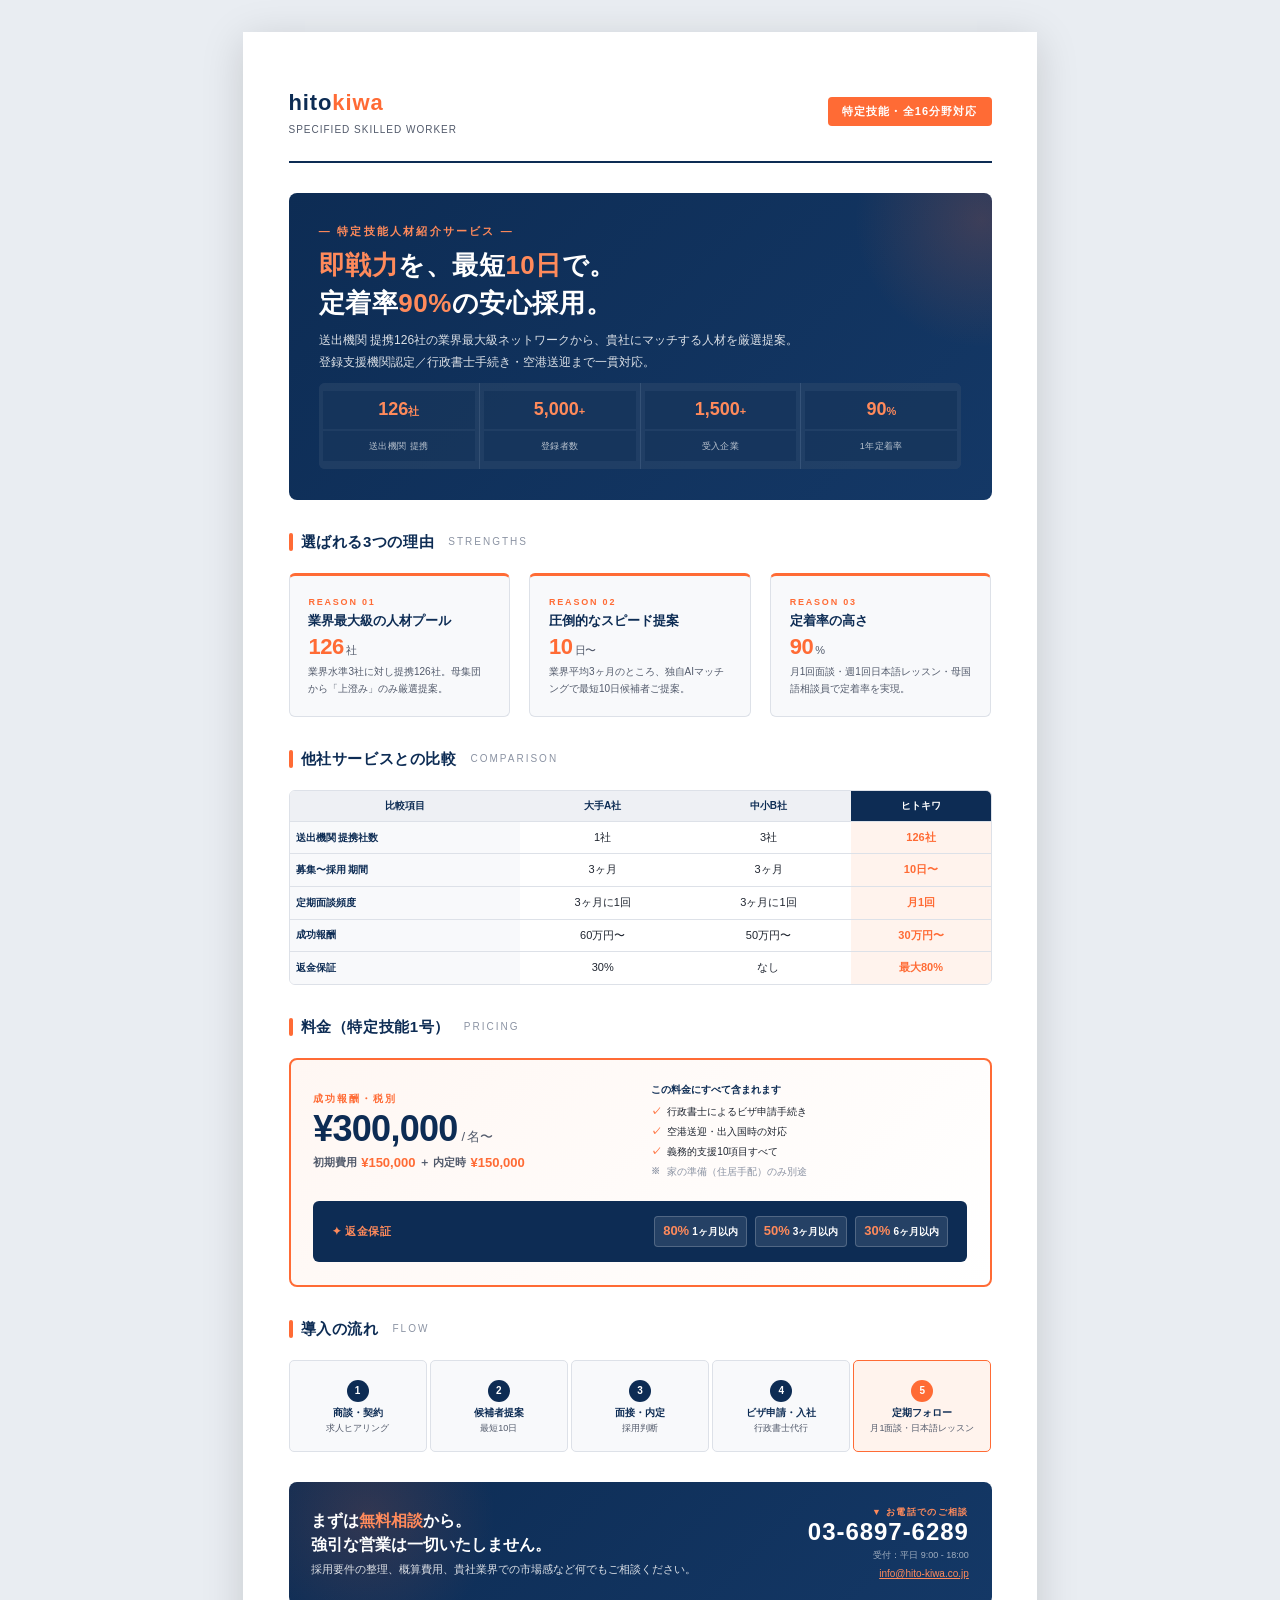
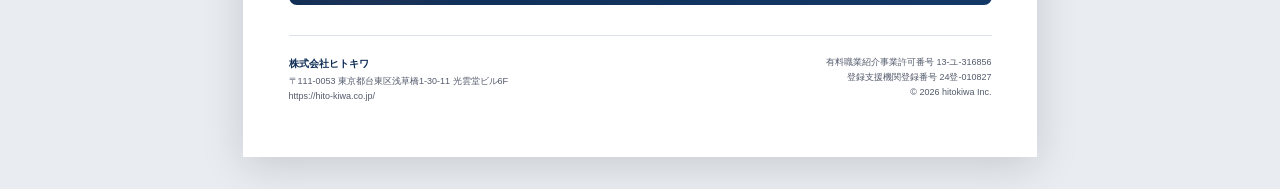
<file: hitokiwa_tokutei_lp.html>
<!DOCTYPE html>
<html lang="ja">
<head>
<meta charset="UTF-8">
<meta name="viewport" content="width=device-width, initial-scale=1.0">
<title>特定技能人材紹介｜株式会社ヒトキワ</title>
<style>
  :root{
    --navy:#0d2c54;
    --navy-2:#143866;
    --orange:#ff6b35;
    --orange-2:#ff8a5b;
    --orange-soft:#fff3ed;
    --gray-50:#f8f9fb;
    --gray-100:#eef0f4;
    --gray-200:#dde1e8;
    --gray-400:#8b93a3;
    --gray-600:#525a6b;
    --gray-800:#1f2530;
    --sans:"Noto Sans JP","Hiragino Kaku Gothic ProN","Yu Gothic",sans-serif;
  }
  *{box-sizing:border-box;margin:0;padding:0}
  body{background:#e9edf2;font-family:var(--sans);padding:32px 16px;color:var(--gray-800);line-height:1.6;-webkit-font-smoothing:antialiased}

  /* ===== A4 size flyer ===== */
  .flyer{
    width:210mm;
    min-height:297mm;
    margin:0 auto;
    background:#fff;
    box-shadow:0 8px 40px rgba(0,0,0,.15);
    padding:14mm 12mm;
    display:flex;
    flex-direction:column;
    gap:8mm;
  }

  /* ===== HEADER ===== */
  .head{display:flex;justify-content:space-between;align-items:center;border-bottom:2px solid var(--navy);padding-bottom:6mm}
  .logo{font-weight:900;font-size:22px;color:var(--navy);letter-spacing:.04em}
  .logo span{color:var(--orange)}
  .logo small{display:block;font-size:10px;color:var(--gray-600);font-weight:500;letter-spacing:.1em;margin-top:2px}
  .head-tag{background:var(--orange);color:#fff;padding:6px 14px;font-size:11px;font-weight:900;letter-spacing:.1em;border-radius:4px}

  /* ===== HERO ===== */
  .hero{background:linear-gradient(135deg,var(--navy) 0%,var(--navy-2) 100%);color:#fff;padding:8mm 8mm;border-radius:8px;position:relative;overflow:hidden}
  .hero::before{content:"";position:absolute;top:-40%;right:-20%;width:300px;height:300px;background:radial-gradient(circle,rgba(255,107,53,.18) 0%,transparent 60%);pointer-events:none}
  .hero-eyebrow{font-size:11px;letter-spacing:.2em;color:var(--orange-2);font-weight:900;margin-bottom:6px;position:relative}
  .hero h1{font-size:26px;font-weight:900;line-height:1.45;letter-spacing:.02em;position:relative}
  .hero h1 .hl{color:var(--orange-2);position:relative;display:inline-block}
  .hero h1 .hl::after{content:"";position:absolute;bottom:0;left:0;right:0;height:6px;background:rgba(255,107,53,.25);z-index:-1}
  .hero p{font-size:12px;color:rgba(255,255,255,.85);margin-top:8px;line-height:1.8;position:relative}
  .hero-stats{display:grid;grid-template-columns:repeat(4,1fr);gap:1px;background:rgba(255,255,255,.15);margin-top:10px;border-radius:6px;overflow:hidden;position:relative}
  .hero-stats div{padding:8px 4px;text-align:center;background:rgba(13,44,84,.5)}
  .hero-stats .n{font-size:18px;font-weight:900;color:var(--orange-2);line-height:1.2}
  .hero-stats .l{font-size:9px;color:rgba(255,255,255,.7);margin-top:2px;letter-spacing:.05em}

  /* ===== Section header ===== */
  .sec-h{display:flex;align-items:center;gap:8px;margin-bottom:5mm}
  .sec-h::before{content:"";width:4px;height:18px;background:var(--orange);border-radius:2px}
  .sec-h h2{color:var(--navy);font-size:15px;font-weight:900;letter-spacing:.04em}
  .sec-h .en{color:var(--gray-400);font-size:10px;letter-spacing:.2em;margin-left:6px}

  /* ===== STRENGTHS ===== */
  .strengths{display:grid;grid-template-columns:repeat(3,1fr);gap:5mm}
  .st{background:var(--gray-50);border:1px solid var(--gray-200);border-radius:6px;padding:5mm;border-top:3px solid var(--orange)}
  .st .stn{font-size:9px;color:var(--orange);font-weight:900;letter-spacing:.2em}
  .st h3{color:var(--navy);font-size:13px;font-weight:900;margin:2px 0 4px;line-height:1.5}
  .st .stat{font-size:22px;font-weight:900;color:var(--orange);line-height:1.1;letter-spacing:-.02em}
  .st .stat small{font-size:11px;color:var(--gray-600);font-weight:500;margin-left:2px}
  .st p{font-size:10px;color:var(--gray-600);margin-top:4px;line-height:1.7}

  /* ===== COMPARE ===== */
  .cmp-table{border:1px solid var(--gray-200);border-radius:6px;overflow:hidden}
  .cmp-table table{width:100%;border-collapse:collapse;font-size:11px}
  .cmp-table th,.cmp-table td{padding:7px 6px;text-align:center;border-bottom:1px solid var(--gray-200)}
  .cmp-table th{background:var(--gray-100);color:var(--navy);font-weight:900;font-size:10px}
  .cmp-table th.hk{background:var(--navy);color:#fff}
  .cmp-table td:first-child{text-align:left;font-weight:700;color:var(--navy);background:var(--gray-50);font-size:10px}
  .cmp-table td.hk{background:var(--orange-soft);color:var(--orange);font-weight:900}
  .cmp-table tr:last-child td{border-bottom:none}

  /* ===== PRICING ===== */
  .pricing-wrap{background:linear-gradient(135deg,#fff7f3 0%,#fff 100%);border:2px solid var(--orange);border-radius:8px;padding:6mm 6mm}
  .pricing-row{display:grid;grid-template-columns:1fr 1fr;gap:6mm;align-items:center}
  .pr-headline{}
  .pr-headline .lbl{font-size:10px;color:var(--orange);font-weight:900;letter-spacing:.2em}
  .pr-headline .amt{font-size:36px;font-weight:900;color:var(--navy);line-height:1.1;margin-top:2px;letter-spacing:-.02em}
  .pr-headline .amt small{font-size:13px;color:var(--gray-600);font-weight:500;margin-left:4px}
  .pr-headline .split{display:flex;gap:4px;align-items:center;margin-top:4px;font-size:11px;color:var(--gray-600);font-weight:700}
  .pr-headline .split b{color:var(--orange);font-size:13px}
  .pr-incl{}
  .pr-incl .ttl{font-size:10px;font-weight:900;color:var(--navy);margin-bottom:4px}
  .pr-incl ul{list-style:none}
  .pr-incl li{font-size:10px;color:var(--gray-800);padding:2px 0 2px 16px;position:relative;line-height:1.6}
  .pr-incl li.ok::before{content:"✓";color:var(--orange);font-weight:900;position:absolute;left:0;top:2px}
  .pr-incl li.ng{color:var(--gray-400)}
  .pr-incl li.ng::before{content:"※";color:var(--gray-400);font-weight:900;position:absolute;left:0;top:2px;font-size:9px}

  .refund{margin-top:5mm;background:var(--navy);color:#fff;border-radius:6px;padding:4mm 5mm;display:flex;align-items:center;gap:8px;flex-wrap:wrap}
  .refund-ttl{font-size:11px;font-weight:900;color:var(--orange-2);letter-spacing:.05em;margin-right:auto}
  .refund-pct{background:rgba(255,255,255,.1);border:1px solid rgba(255,255,255,.2);border-radius:4px;padding:4px 8px;font-size:10px;font-weight:700}
  .refund-pct b{color:var(--orange-2);font-size:13px;margin-right:3px}

  /* ===== FLOW ===== */
  .flow{display:grid;grid-template-columns:repeat(5,1fr);gap:3px}
  .fl{background:var(--gray-50);border:1px solid var(--gray-200);border-radius:5px;padding:4mm 2mm;text-align:center;position:relative}
  .fl.last{background:var(--orange-soft);border-color:var(--orange)}
  .fl .fn{display:inline-block;background:var(--navy);color:#fff;width:22px;height:22px;border-radius:50%;line-height:22px;font-weight:900;font-size:10px;margin-bottom:4px}
  .fl.last .fn{background:var(--orange)}
  .fl h5{font-size:10px;color:var(--navy);font-weight:900;line-height:1.4}
  .fl p{font-size:9px;color:var(--gray-600);margin-top:2px;line-height:1.5}

  /* ===== CTA ===== */
  .cta{background:linear-gradient(135deg,var(--navy) 0%,var(--navy-2) 100%);color:#fff;border-radius:8px;padding:6mm 6mm;display:grid;grid-template-columns:1fr auto;gap:6mm;align-items:center;position:relative;overflow:hidden}
  .cta::before{content:"";position:absolute;bottom:-50%;left:-10%;width:300px;height:300px;background:radial-gradient(circle,rgba(255,107,53,.15) 0%,transparent 60%);pointer-events:none}
  .cta-text{position:relative}
  .cta-text h3{font-size:16px;font-weight:900;line-height:1.5}
  .cta-text h3 .hl{color:var(--orange-2)}
  .cta-text p{font-size:11px;color:rgba(255,255,255,.85);margin-top:4px}
  .cta-info{position:relative;text-align:right}
  .cta-info .tel-lbl{font-size:9px;color:var(--orange-2);font-weight:900;letter-spacing:.15em}
  .cta-info .tel{font-size:24px;font-weight:900;color:#fff;letter-spacing:.04em;line-height:1.1}
  .cta-info .tel-note{font-size:9px;color:rgba(255,255,255,.6);margin-top:2px}
  .cta-info .mail{margin-top:4px;font-size:10px;color:#fff}
  .cta-info .mail a{color:var(--orange-2)}

  /* ===== FOOTER ===== */
  .foot{margin-top:auto;padding-top:5mm;border-top:1px solid var(--gray-200);display:flex;justify-content:space-between;align-items:flex-start;font-size:9px;color:var(--gray-600);line-height:1.7}
  .foot .co{font-weight:700;color:var(--navy);margin-bottom:2px;font-size:10px}

  @media print{
    body{background:#fff;padding:0}
    .flyer{box-shadow:none;width:210mm;min-height:297mm;margin:0;page-break-after:always}
  }

  @media(max-width:760px){
    body{padding:16px 8px}
    .flyer{width:100%;min-height:auto;padding:6mm 5mm;gap:6mm}
    .hero h1{font-size:20px}
    .strengths{grid-template-columns:1fr;gap:3mm}
    .pricing-row{grid-template-columns:1fr;gap:4mm}
    .pr-headline .amt{font-size:30px}
    .flow{grid-template-columns:repeat(2,1fr)}
    .cta{grid-template-columns:1fr;text-align:center}
    .cta-info{text-align:center}
    .cmp-table th,.cmp-table td{padding:5px 3px;font-size:9px}
  }
</style>
</head>
<body>

<div class="flyer">

  <!-- HEADER -->
  <div class="head">
    <div class="logo">hito<span>kiwa</span><small>SPECIFIED SKILLED WORKER</small></div>
    <div class="head-tag">特定技能・全16分野対応</div>
  </div>

  <!-- HERO -->
  <div class="hero">
    <div class="hero-eyebrow">— 特定技能人材紹介サービス —</div>
    <h1>
      <span class="hl">即戦力</span>を、最短<span class="hl">10日</span>で。<br>
      定着率<span class="hl">90%</span>の安心採用。
    </h1>
    <p>送出機関 提携126社の業界最大級ネットワークから、貴社にマッチする人材を厳選提案。<br>登録支援機関認定／行政書士手続き・空港送迎まで一貫対応。</p>
    <div class="hero-stats">
      <div><div class="n">126<small style="font-size:11px">社</small></div><div class="l">送出機関 提携</div></div>
      <div><div class="n">5,000<small style="font-size:11px">+</small></div><div class="l">登録者数</div></div>
      <div><div class="n">1,500<small style="font-size:11px">+</small></div><div class="l">受入企業</div></div>
      <div><div class="n">90<small style="font-size:11px">%</small></div><div class="l">1年定着率</div></div>
    </div>
  </div>

  <!-- 3 STRENGTHS -->
  <div>
    <div class="sec-h"><h2>選ばれる3つの理由</h2><span class="en">STRENGTHS</span></div>
    <div class="strengths">
      <div class="st">
        <div class="stn">REASON 01</div>
        <h3>業界最大級の人材プール</h3>
        <div class="stat">126<small>社</small></div>
        <p>業界水準3社に対し提携126社。母集団から「上澄み」のみ厳選提案。</p>
      </div>
      <div class="st">
        <div class="stn">REASON 02</div>
        <h3>圧倒的なスピード提案</h3>
        <div class="stat">10<small>日〜</small></div>
        <p>業界平均3ヶ月のところ、独自AIマッチングで最短10日候補者ご提案。</p>
      </div>
      <div class="st">
        <div class="stn">REASON 03</div>
        <h3>定着率の高さ</h3>
        <div class="stat">90<small>%</small></div>
        <p>月1回面談・週1回日本語レッスン・母国語相談員で定着率を実現。</p>
      </div>
    </div>
  </div>

  <!-- COMPARE -->
  <div>
    <div class="sec-h"><h2>他社サービスとの比較</h2><span class="en">COMPARISON</span></div>
    <div class="cmp-table">
      <table>
        <thead>
          <tr><th>比較項目</th><th>大手A社</th><th>中小B社</th><th class="hk">ヒトキワ</th></tr>
        </thead>
        <tbody>
          <tr><td>送出機関 提携社数</td><td>1社</td><td>3社</td><td class="hk">126社</td></tr>
          <tr><td>募集〜採用 期間</td><td>3ヶ月</td><td>3ヶ月</td><td class="hk">10日〜</td></tr>
          <tr><td>定期面談頻度</td><td>3ヶ月に1回</td><td>3ヶ月に1回</td><td class="hk">月1回</td></tr>
          <tr><td>成功報酬</td><td>60万円〜</td><td>50万円〜</td><td class="hk">30万円〜</td></tr>
          <tr><td>返金保証</td><td>30%</td><td>なし</td><td class="hk">最大80%</td></tr>
        </tbody>
      </table>
    </div>
  </div>

  <!-- PRICING -->
  <div>
    <div class="sec-h"><h2>料金（特定技能1号）</h2><span class="en">PRICING</span></div>
    <div class="pricing-wrap">
      <div class="pricing-row">
        <div class="pr-headline">
          <div class="lbl">成功報酬・税別</div>
          <div class="amt">¥300,000<small>/ 名〜</small></div>
          <div class="split">初期費用 <b>¥150,000</b> ＋ 内定時 <b>¥150,000</b></div>
        </div>
        <div class="pr-incl">
          <div class="ttl">この料金にすべて含まれます</div>
          <ul>
            <li class="ok">行政書士によるビザ申請手続き</li>
            <li class="ok">空港送迎・出入国時の対応</li>
            <li class="ok">義務的支援10項目すべて</li>
            <li class="ng">家の準備（住居手配）のみ別途</li>
          </ul>
        </div>
      </div>
      <div class="refund">
        <div class="refund-ttl">✦ 返金保証</div>
        <div class="refund-pct"><b>80%</b>1ヶ月以内</div>
        <div class="refund-pct"><b>50%</b>3ヶ月以内</div>
        <div class="refund-pct"><b>30%</b>6ヶ月以内</div>
      </div>
    </div>
  </div>

  <!-- FLOW -->
  <div>
    <div class="sec-h"><h2>導入の流れ</h2><span class="en">FLOW</span></div>
    <div class="flow">
      <div class="fl"><span class="fn">1</span><h5>商談・契約</h5><p>求人ヒアリング</p></div>
      <div class="fl"><span class="fn">2</span><h5>候補者提案</h5><p>最短10日</p></div>
      <div class="fl"><span class="fn">3</span><h5>面接・内定</h5><p>採用判断</p></div>
      <div class="fl"><span class="fn">4</span><h5>ビザ申請・入社</h5><p>行政書士代行</p></div>
      <div class="fl last"><span class="fn">5</span><h5>定期フォロー</h5><p>月1面談・日本語レッスン</p></div>
    </div>
  </div>

  <!-- CTA -->
  <div class="cta">
    <div class="cta-text">
      <h3>まずは<span class="hl">無料相談</span>から。<br>強引な営業は一切いたしません。</h3>
      <p>採用要件の整理、概算費用、貴社業界での市場感など何でもご相談ください。</p>
    </div>
    <div class="cta-info">
      <div class="tel-lbl">▼ お電話でのご相談</div>
      <div class="tel">03-6897-6289</div>
      <div class="tel-note">受付：平日 9:00 - 18:00</div>
      <div class="mail"><a href="mailto:info@hito-kiwa.co.jp">info@hito-kiwa.co.jp</a></div>
    </div>
  </div>

  <!-- FOOTER -->
  <div class="foot">
    <div>
      <div class="co">株式会社ヒトキワ</div>
      〒111-0053 東京都台東区浅草橋1-30-11 光雲堂ビル6F<br>
      https://hito-kiwa.co.jp/
    </div>
    <div style="text-align:right">
      有料職業紹介事業許可番号 13-ユ-316856<br>
      登録支援機関登録番号 24登-010827<br>
      © 2026 hitokiwa Inc.
    </div>
  </div>

</div>

</body>
</html>
</file>
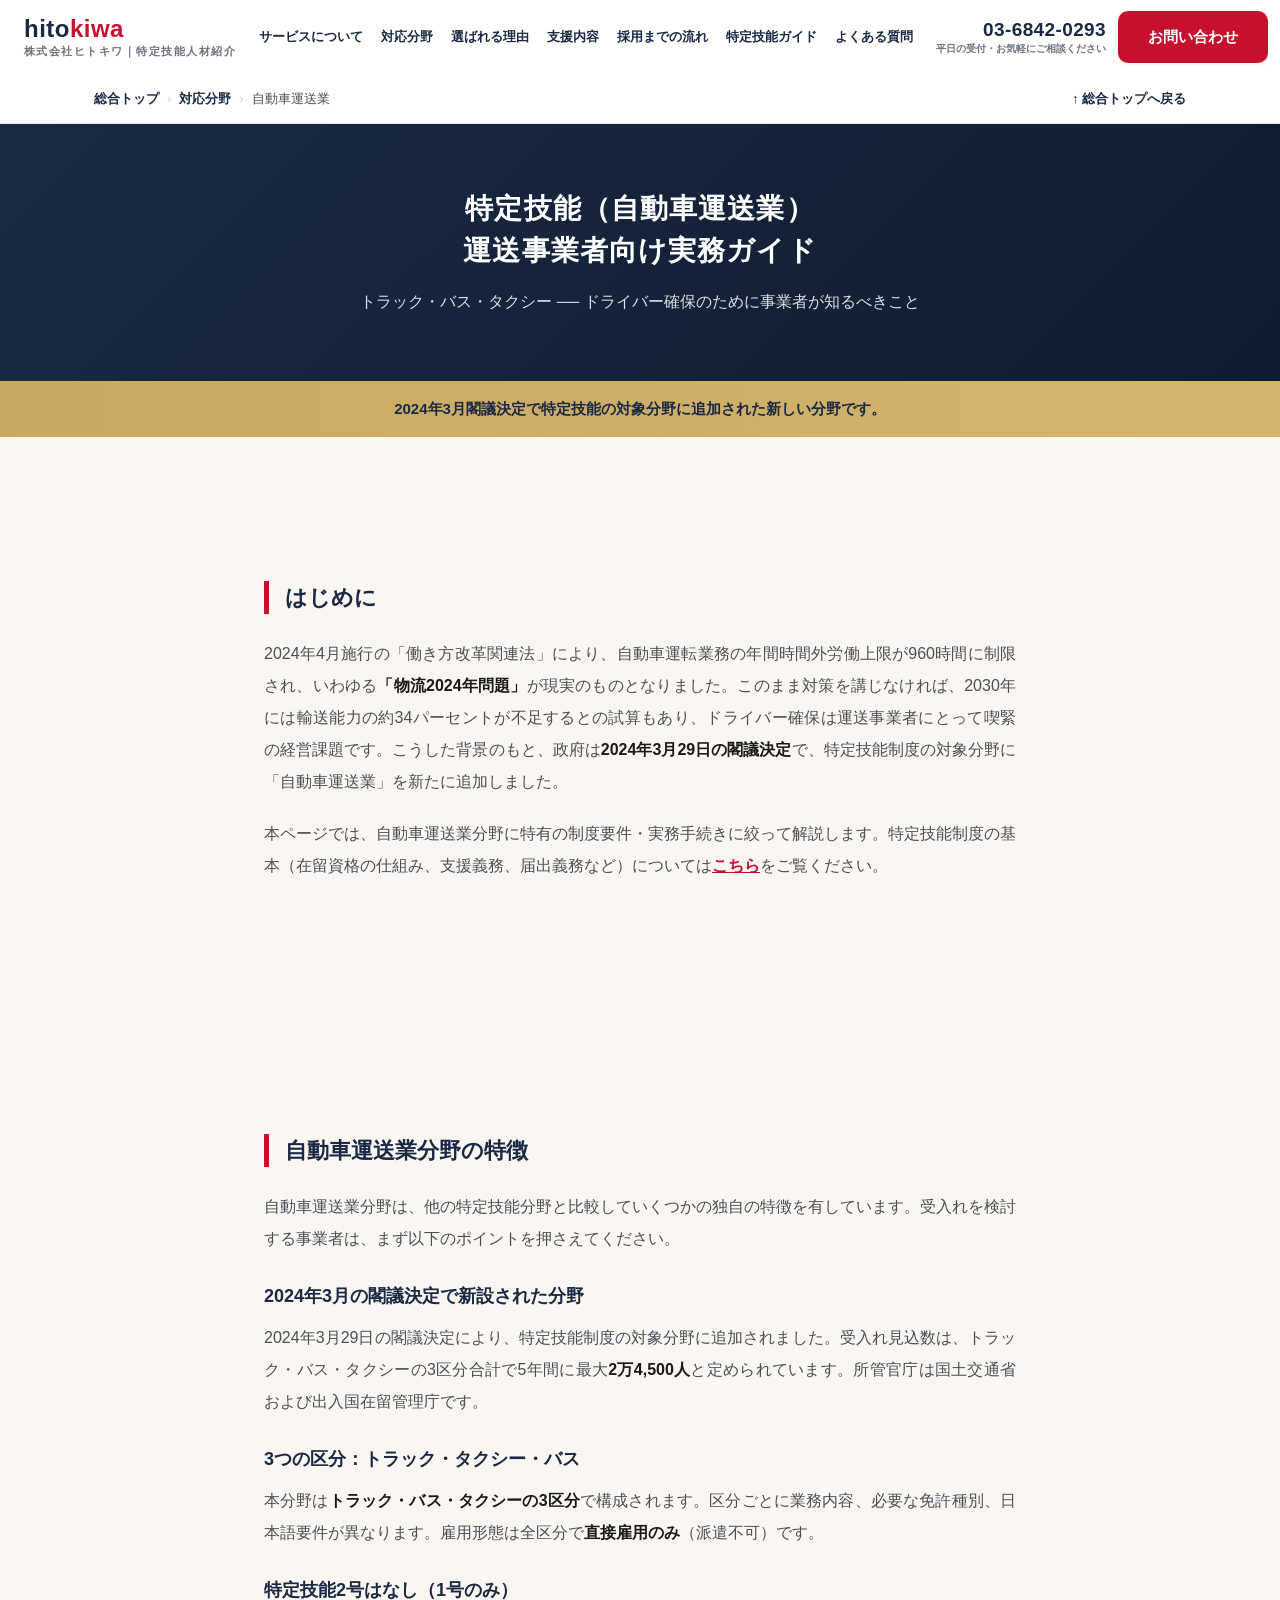
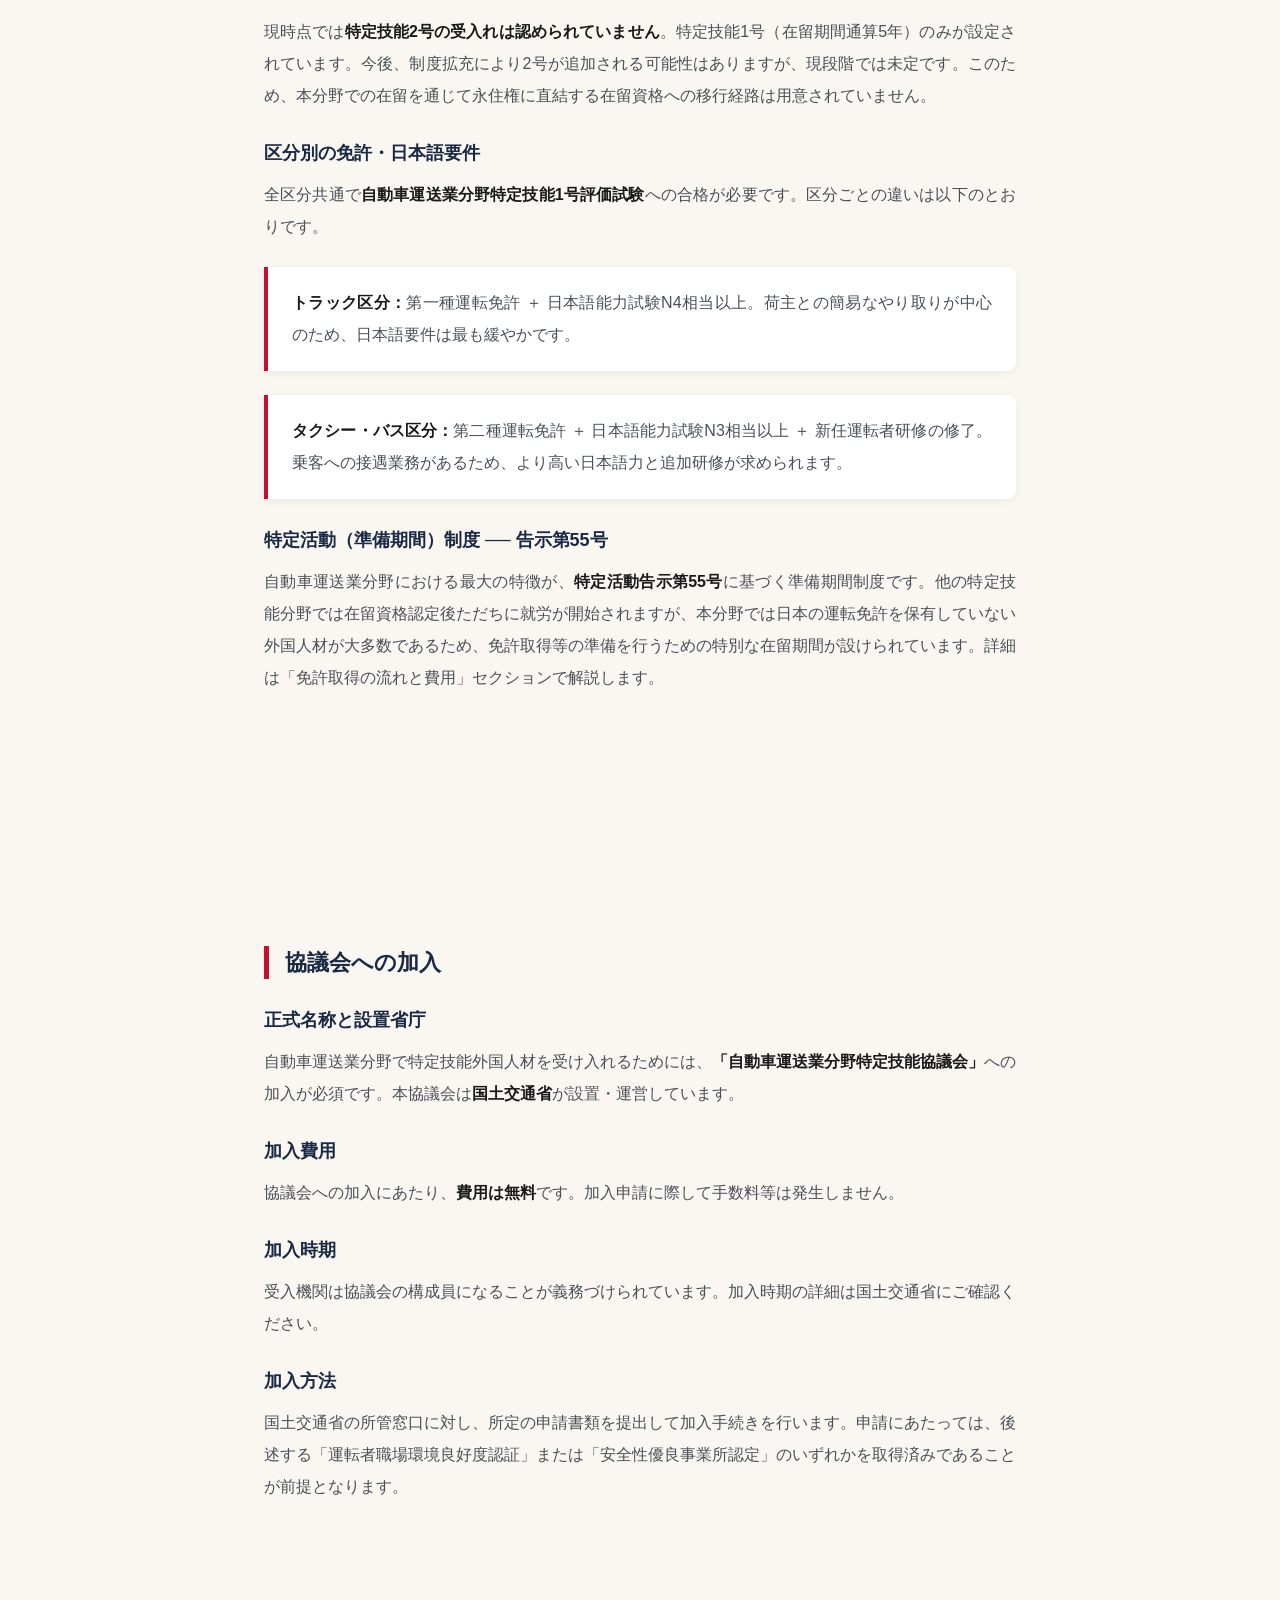
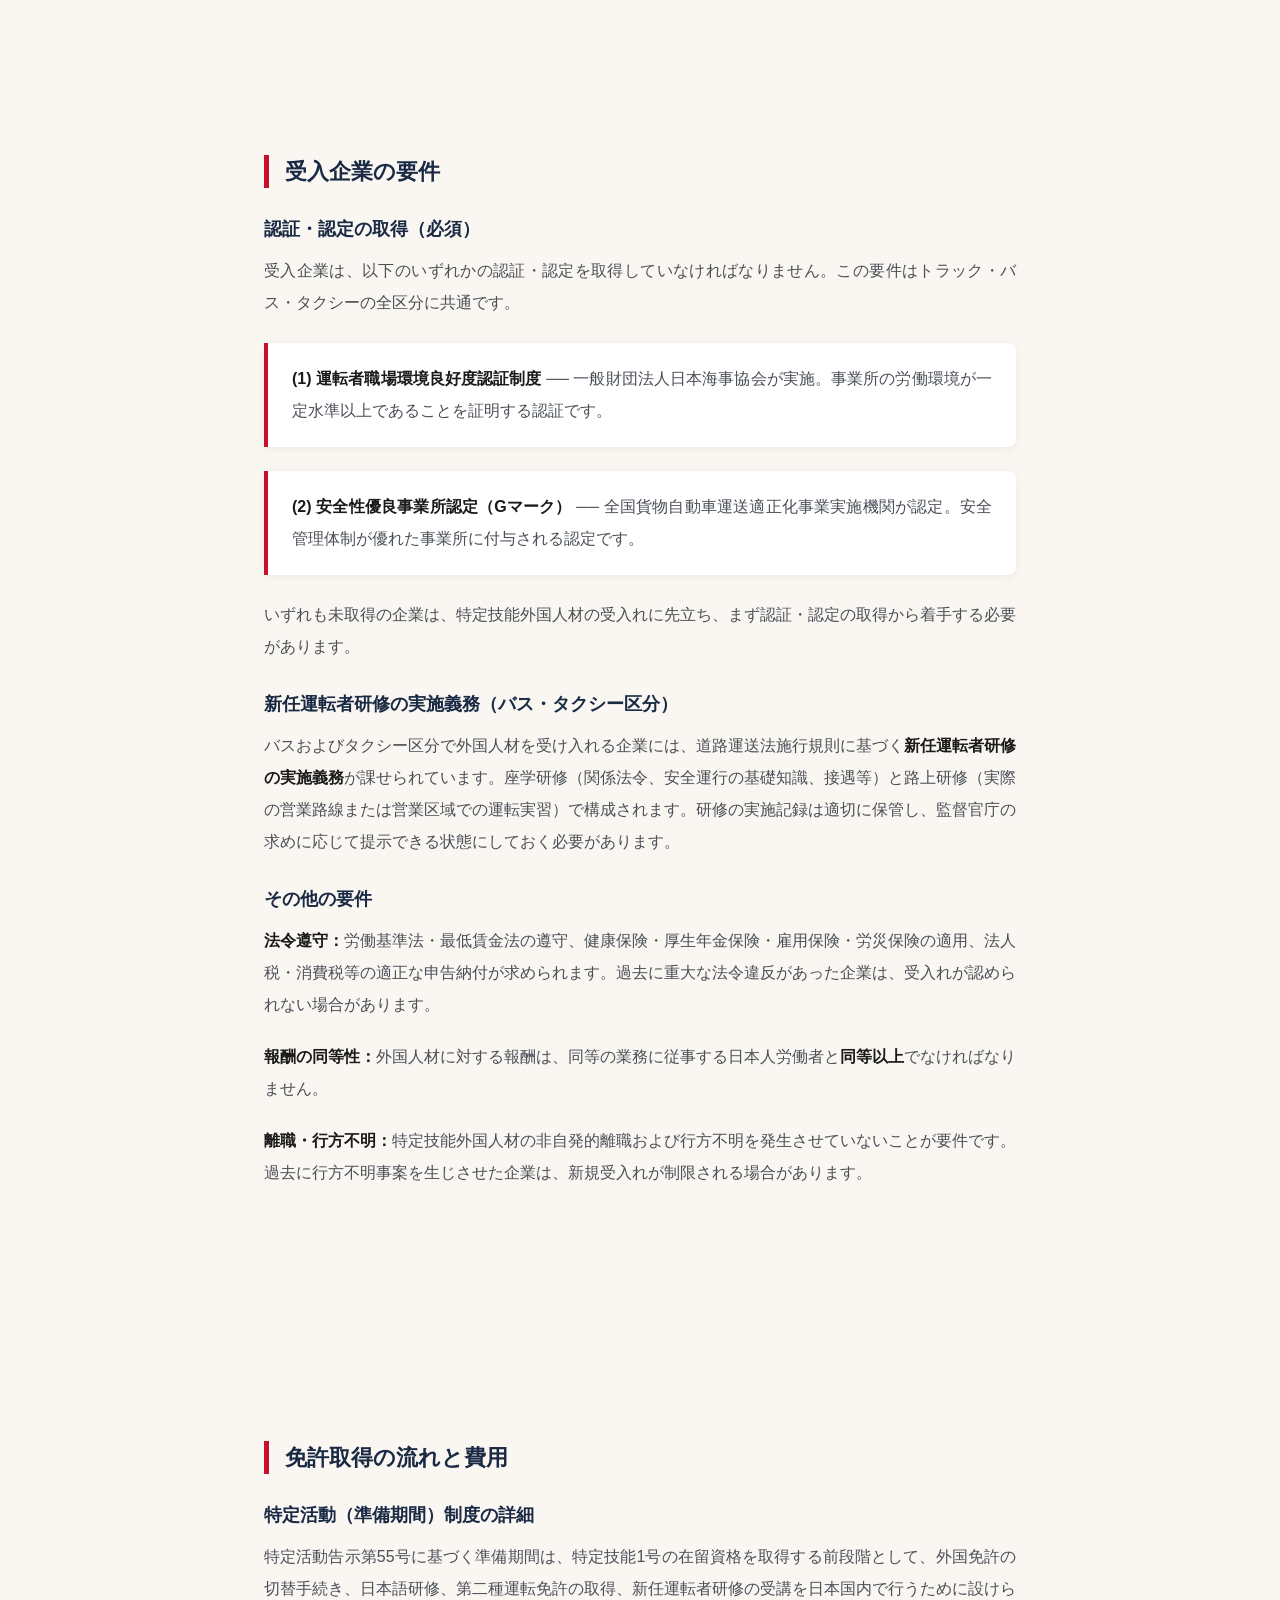
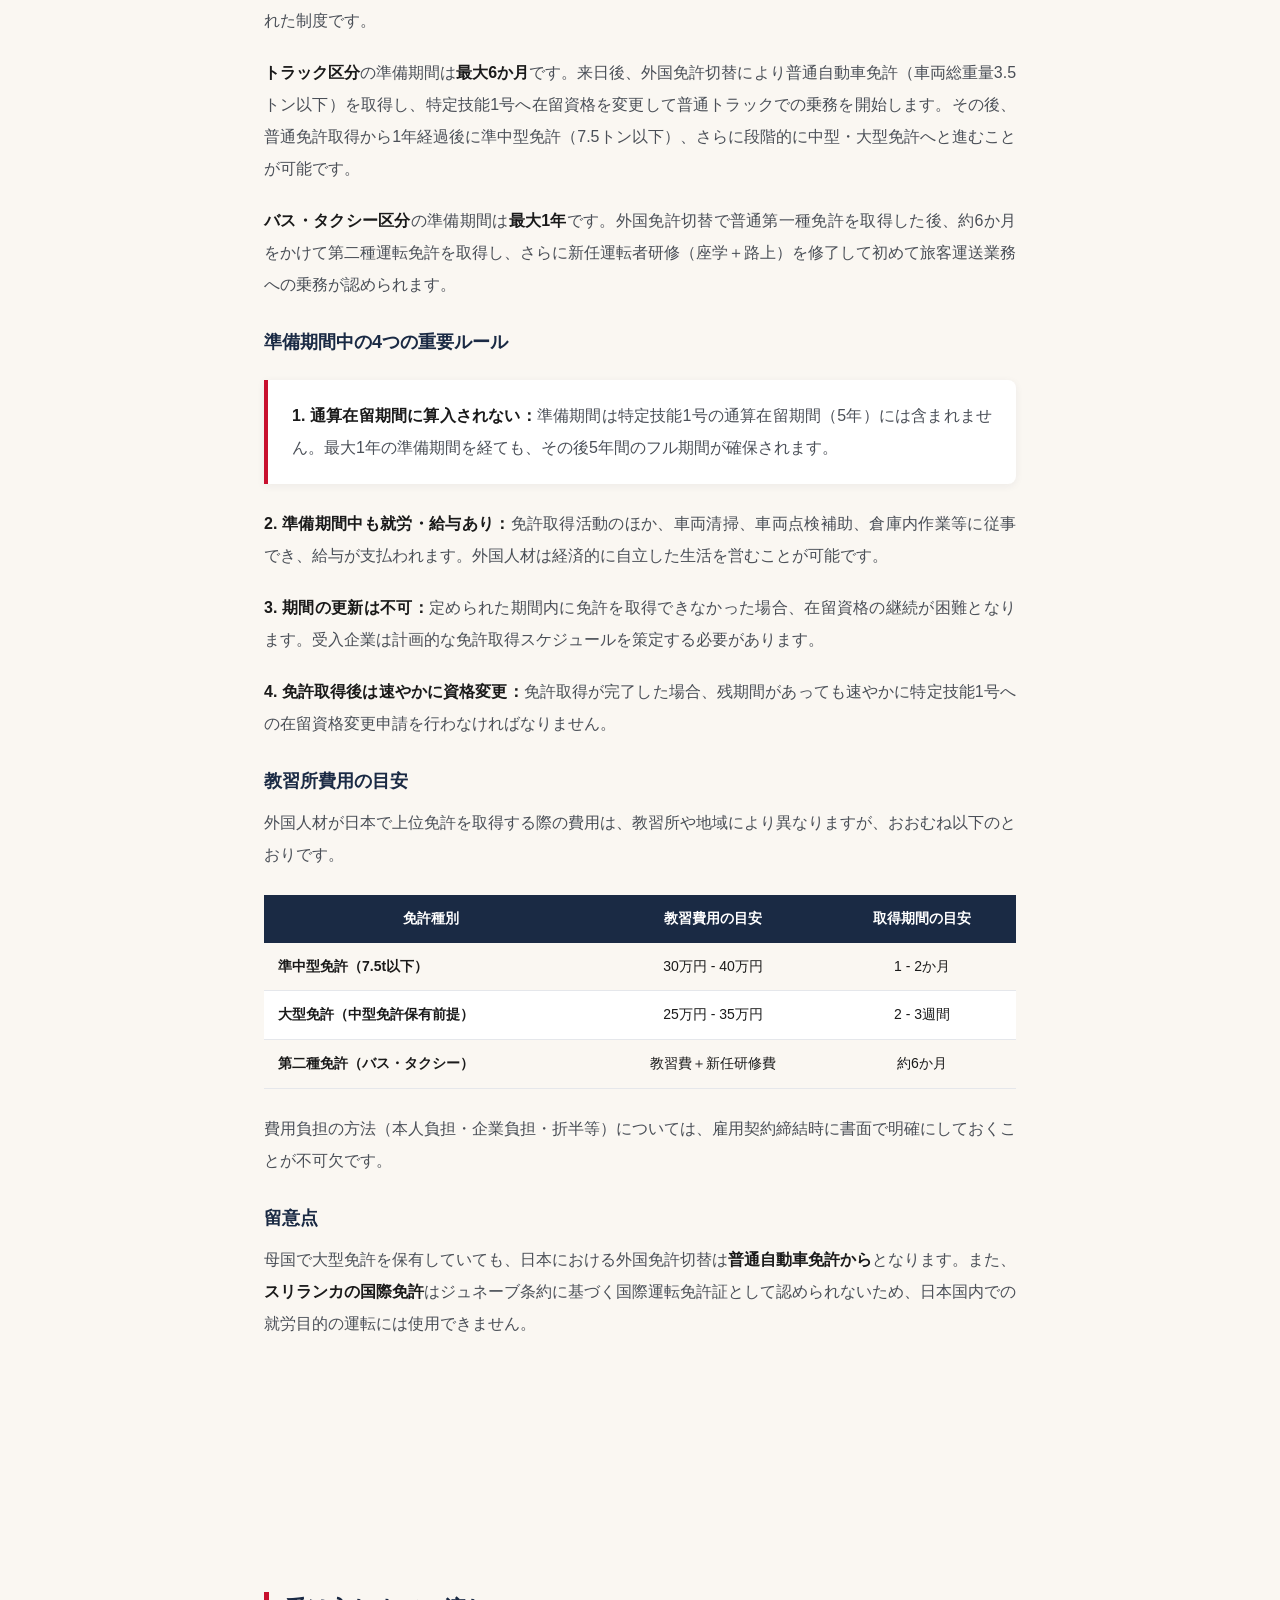
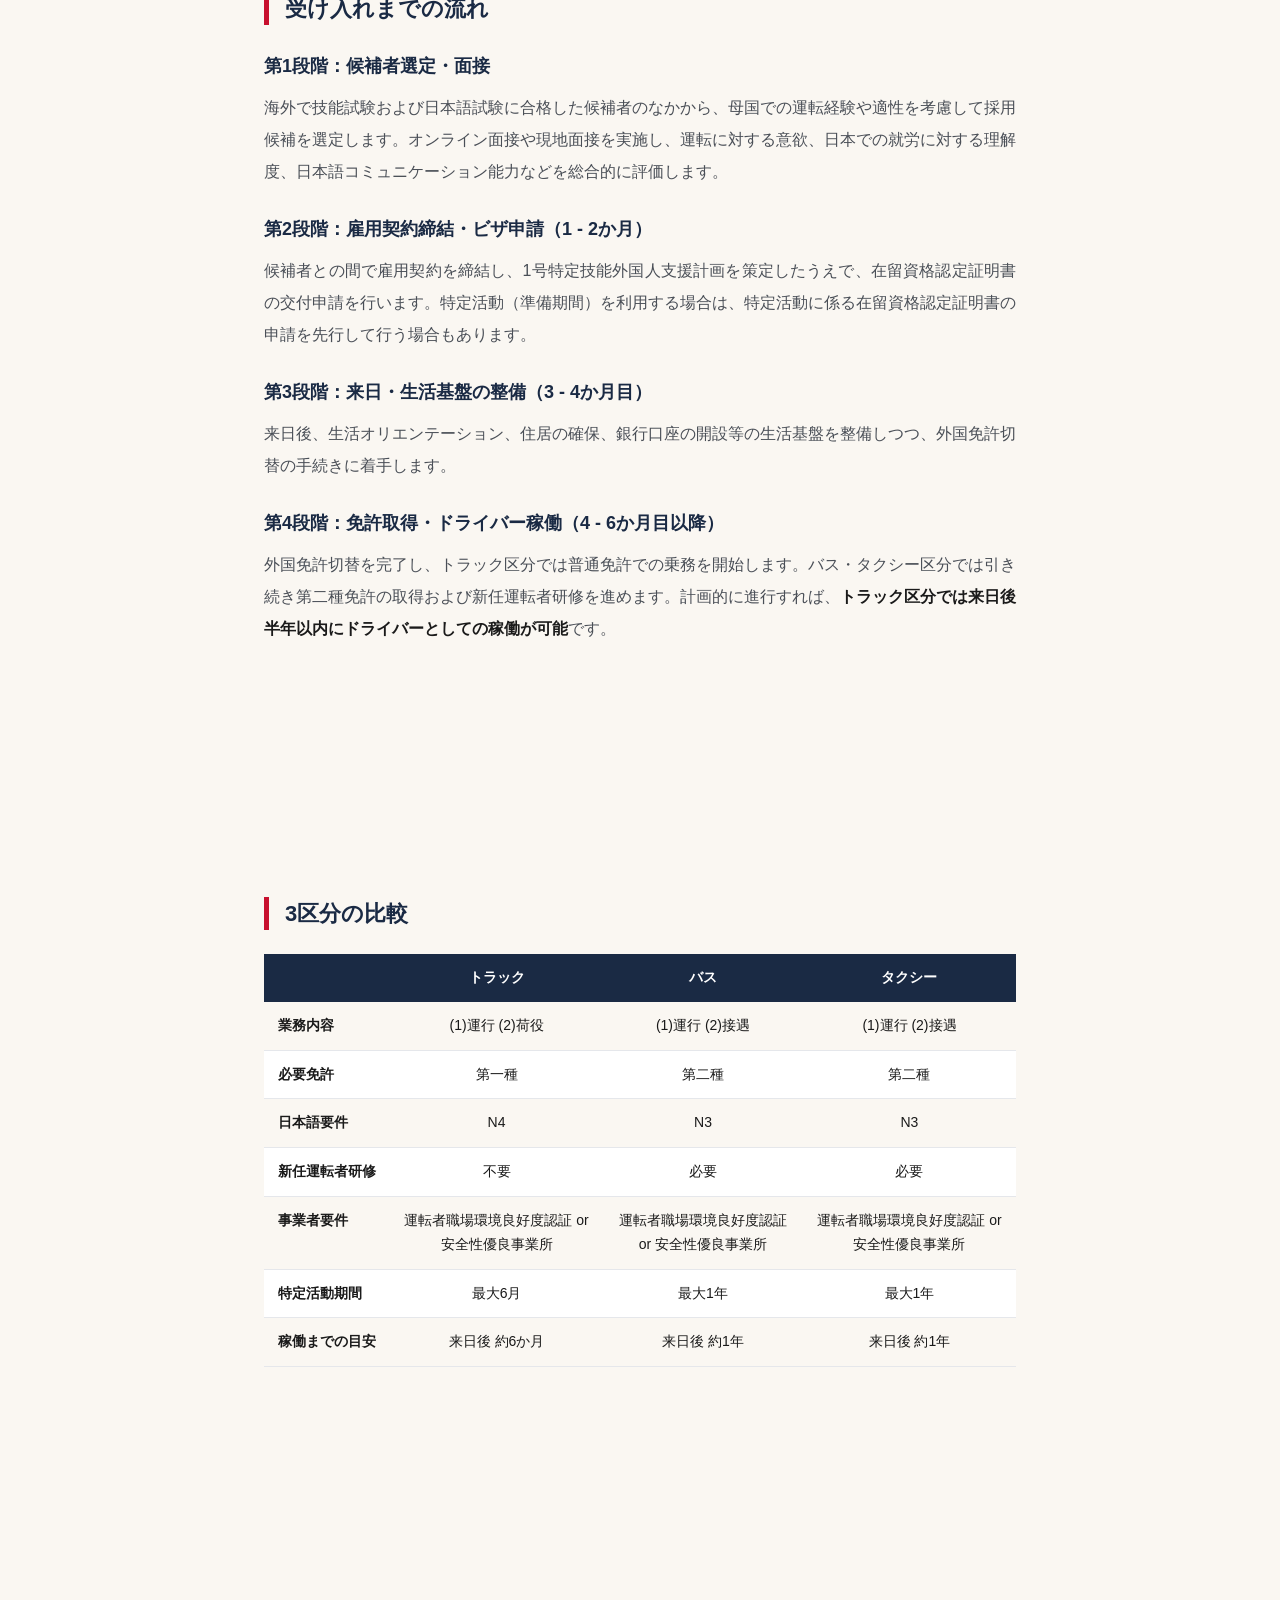
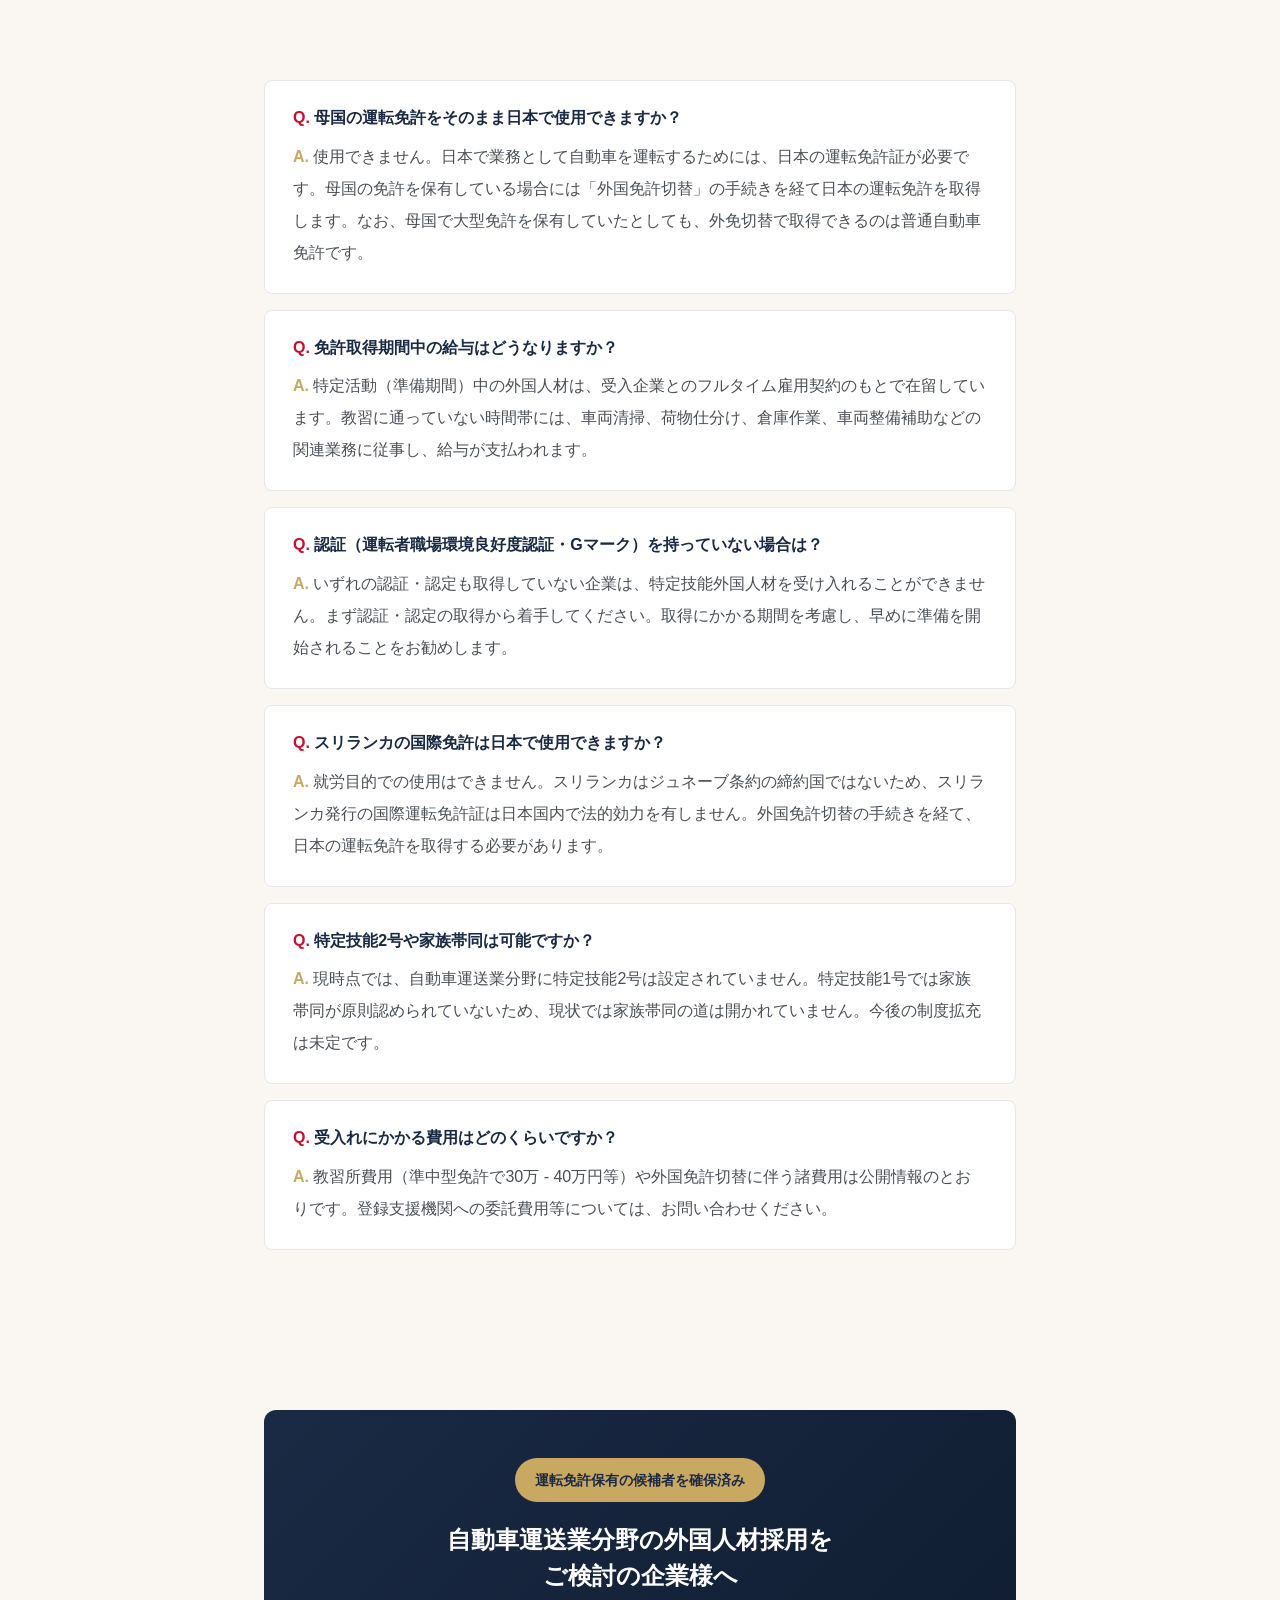
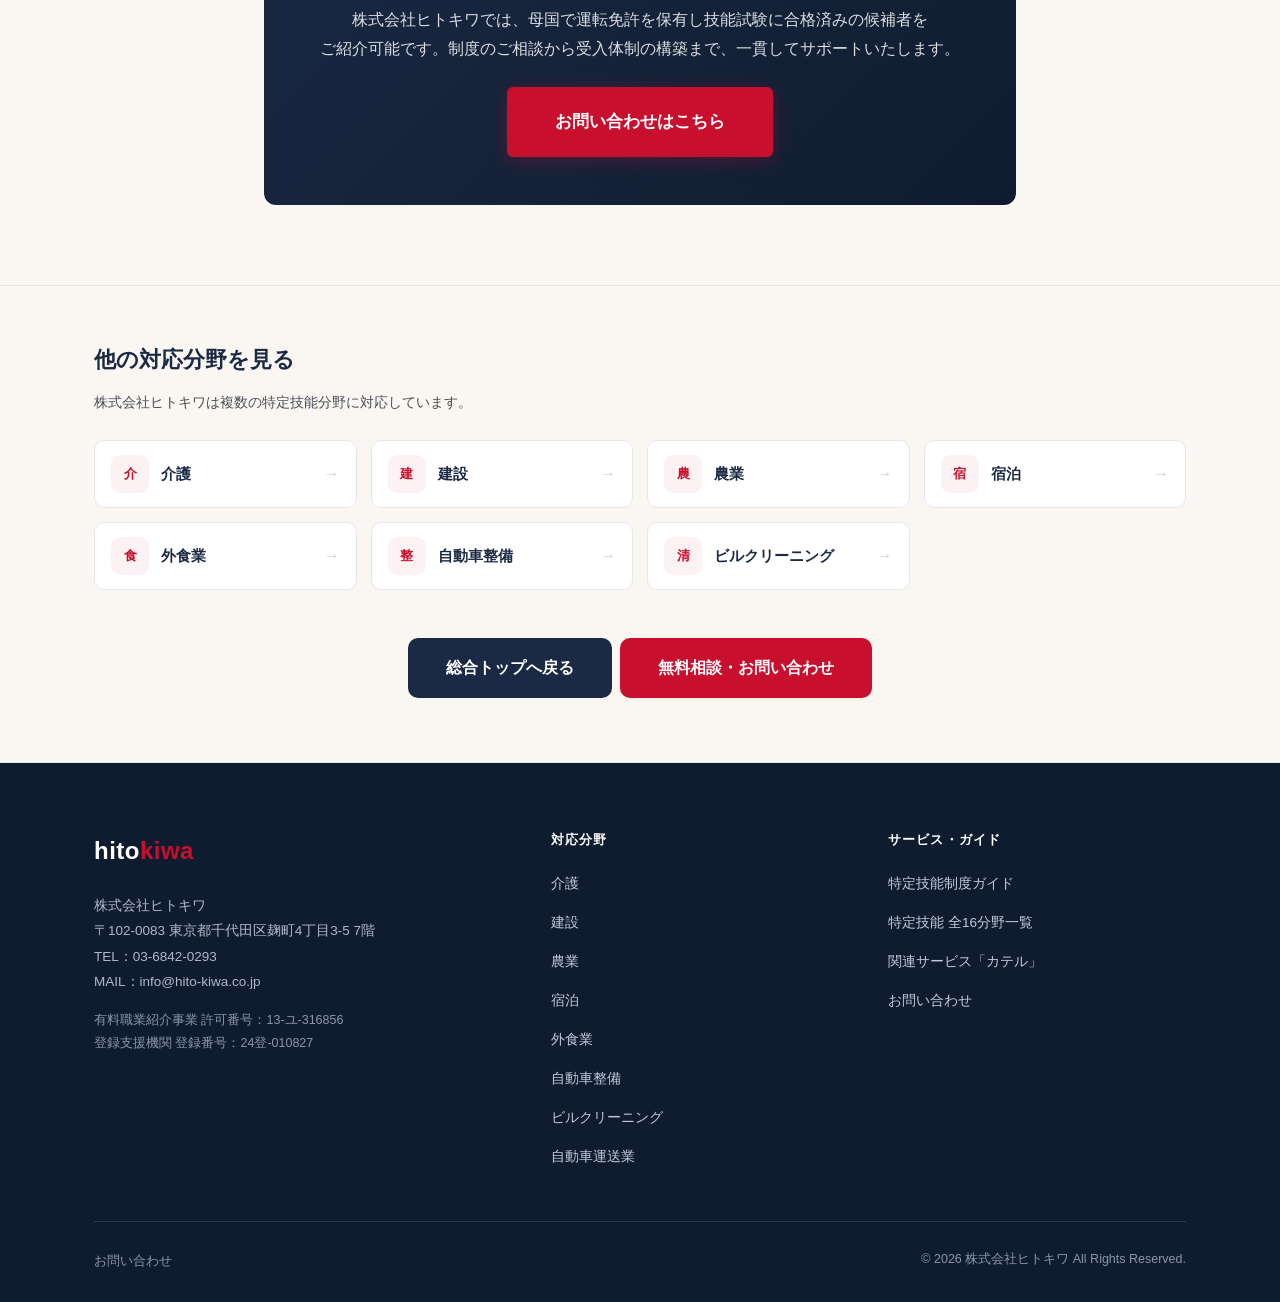
<file: hitokiwa_unso_lp.html>
<!DOCTYPE html>

<html lang="ja">
<head><script>document.documentElement.classList.add('js');</script><link href="assets/css/common.css" rel="stylesheet"/><link href="assets/css/article.css" rel="stylesheet"/>
<meta charset="utf-8"/>
<meta content="width=device-width, initial-scale=1.0" name="viewport"/>
<title>特定技能（自動車運送業）運送事業者向けガイド｜株式会社ヒトキワ</title>
<meta content="運送事業者が知るべき特定技能「自動車運送業」の実務情報。トラック・バス・タクシー3区分の比較、免許取得フロー、協議会加入、受入企業の要件まで網羅。" name="description"/>
<style>
:root{
  --red:#c8102e;--navy:#1a2a44;--ivory:#faf7f2;--gold:#c9a961;
  --black:#1a1a1a;--gray-700:#4a4f57;--gray-500:#6b7280;--gray-200:#e5e7eb;
  --sans:"Hiragino Kaku Gothic ProN","Hiragino Sans","Noto Sans JP","Yu Gothic Medium","Meiryo",sans-serif;
}
*{box-sizing:border-box;margin:0;padding:0}
html{scroll-behavior:smooth}
body{background:var(--ivory);color:var(--black);font-family:var(--sans);line-height:2.0;-webkit-font-smoothing:antialiased;font-size:16px}
a{color:inherit;text-decoration:none}

/* ===== Top bar ===== */
.topbar{background:#fff;border-bottom:1px solid var(--gray-200);position:sticky;top:0;z-index:100;box-shadow:0 2px 8px rgba(26,42,68,.06)}
.topbar-inner{max-width:800px;margin:0 auto;padding:14px 24px;display:flex;align-items:center;justify-content:space-between}
.logo{font-weight:900;font-size:20px;color:var(--navy);letter-spacing:.04em}
.logo span{color:var(--red)}
.top-cta{display:flex;align-items:center;gap:16px}
.top-tel{font-weight:900;color:var(--navy);font-size:16px;line-height:1.2}
.top-tel small{display:block;font-size:10px;color:var(--gray-700);font-weight:500;margin-top:2px}

/* ===== Article ===== */
.article{max-width:800px;margin:0 auto;padding:0 24px 80px}

/* ===== Hero ===== */
.hero{background:linear-gradient(135deg,var(--navy) 0%,#0f1c30 100%);color:#fff;padding:64px 24px;text-align:center;margin-bottom:0}
.hero h1{font-size:28px;font-weight:900;line-height:1.5;letter-spacing:.04em;margin-bottom:16px}
.hero .subtitle{font-size:16px;color:rgba(255,255,255,.85);line-height:1.8;font-weight:500}
@media(max-width:600px){
  .hero h1{font-size:22px}
  .hero .subtitle{font-size:14px}
}

/* ===== Info banner ===== */
.info-banner{background:linear-gradient(90deg,var(--gold),#d4b56e);color:var(--navy);text-align:center;padding:16px 24px;font-size:15px;font-weight:700;line-height:1.6}

/* ===== Section ===== */
.section{margin-top:56px}
.section h2{font-size:22px;font-weight:900;color:var(--navy);border-left:5px solid var(--red);padding-left:16px;margin-bottom:24px;line-height:1.5}
.section h3{font-size:18px;font-weight:800;color:var(--navy);margin:28px 0 12px;line-height:1.5}
.section p{margin-bottom:20px;color:var(--gray-700);text-align:justify}
.section p strong{color:var(--black);font-weight:700}

/* ===== Table ===== */
.tbl-wrap{overflow-x:auto;margin:24px 0}
.tbl{width:100%;border-collapse:collapse;font-size:14px;line-height:1.7}
.tbl th{background:var(--navy);color:#fff;padding:12px 14px;font-weight:700;text-align:center;white-space:nowrap}
.tbl td{padding:12px 14px;border-bottom:1px solid var(--gray-200);text-align:center;vertical-align:top}
.tbl tr:nth-child(even) td{background:#fff}
.tbl tr:nth-child(odd) td{background:var(--ivory)}
.tbl td:first-child{font-weight:700;text-align:left;white-space:nowrap;background:rgba(26,42,68,.04)}

/* ===== FAQ ===== */
.faq-item{background:#fff;border:1px solid var(--gray-200);border-radius:8px;padding:24px 28px;margin-bottom:16px}
.faq-q{font-weight:900;color:var(--navy);font-size:16px;margin-bottom:10px;line-height:1.6}
.faq-q::before{content:"Q. ";color:var(--red);font-weight:900}
.faq-a{color:var(--gray-700);line-height:2.0}
.faq-a::before{content:"A. ";color:var(--gold);font-weight:900}

/* ===== CTA ===== */
.cta-box{background:linear-gradient(135deg,var(--navy),#0f1c30);color:#fff;border-radius:12px;padding:48px 32px;text-align:center;margin-top:56px}
.cta-box h2{font-size:24px;font-weight:900;margin-bottom:12px;line-height:1.5}
.cta-box p{color:rgba(255,255,255,.85);margin-bottom:24px;line-height:1.8}
.cta-badge{display:inline-block;background:var(--gold);color:var(--navy);font-weight:900;font-size:14px;padding:8px 20px;border-radius:40px;margin-bottom:20px}
.btn-cta{display:inline-block;background:var(--red);color:#fff;padding:18px 48px;border-radius:6px;font-weight:900;font-size:17px;box-shadow:0 4px 20px rgba(200,16,46,.3);transition:all .2s}
.btn-cta:hover{background:#9d0a23;transform:translateY(-2px)}
.cta-tel{margin-top:20px;font-size:24px;font-weight:900;letter-spacing:.02em}
.cta-tel small{display:block;font-size:12px;font-weight:500;color:rgba(255,255,255,.7);margin-top:4px}

/* ===== Footer ===== */
.footer{background:var(--navy);color:rgba(255,255,255,.7);text-align:center;padding:40px 24px;font-size:13px;line-height:1.8;margin-top:64px}
.footer strong{color:#fff;font-weight:700;display:block;margin-bottom:8px;font-size:15px}

/* ===== Highlight box ===== */
.highlight{background:#fff;border-left:4px solid var(--red);padding:20px 24px;margin:24px 0;border-radius:0 8px 8px 0;box-shadow:0 2px 8px rgba(26,42,68,.06)}
.highlight p{margin-bottom:0}
.update-date{font-size:11px;color:var(--gray-500);text-align:right;line-height:1.3}
.update-date span{display:block;font-weight:700;color:var(--navy)}

/* ===== Inline link ===== */
.section a.inline-link{color:var(--red);text-decoration:underline;font-weight:700}
.section a.inline-link:hover{color:#9d0a23}
</style>
</head>
<body>
<header class="site-header">
<div class="header-inner">
<a aria-label="株式会社ヒトキワ トップへ" class="brand" href="index.html">
<span class="brand-logo">hito<span>kiwa</span></span>
<span class="brand-sub">株式会社ヒトキワ｜特定技能人材紹介</span>
</a>
<nav aria-label="メインナビゲーション" class="global-nav" id="globalNav">
<ul>
<li><a href="index.html#service">サービスについて</a></li>
<li><a href="index.html#fields">対応分野</a></li>
<li><a href="index.html#reasons">選ばれる理由</a></li>
<li><a href="index.html#support">支援内容</a></li>
<li><a href="index.html#flow">採用までの流れ</a></li>
<li><a href="hitokiwa_tokutei_common.html">特定技能ガイド</a></li>
<li><a href="index.html#faq">よくある質問</a></li>
</ul>
</nav>
<div class="header-cta">
<a class="header-tel" href="tel:0368420293">
<span class="num">03-6842-0293</span>
<span class="lbl">平日の受付・お気軽にご相談ください</span>
</a>
<a class="btn btn--red" href="https://hito-kiwa.co.jp/contact/">お問い合わせ</a>
<button aria-controls="globalNav" aria-expanded="false" aria-label="メニューを開く" class="nav-toggle" id="navToggle"><span></span></button>
</div>
</div>
</header>
<div class="nav-overlay" id="navOverlay"></div>
<nav aria-label="パンくず" class="breadcrumb"><div class="breadcrumb-inner"><div class="crumbs"><a href="index.html">総合トップ</a><span class="sep">›</span><a href="index.html#fields">対応分野</a><span class="sep">›</span><span class="cur">自動車運送業</span></div><a class="back-home" href="index.html">↑ 総合トップへ戻る</a></div></nav>



<!-- Top bar -->

<!-- Hero -->
<section class="hero">
<h1>特定技能（自動車運送業）<br/>運送事業者向け実務ガイド</h1>
<p class="subtitle">トラック・バス・タクシー ── ドライバー確保のために事業者が知るべきこと</p>
</section>
<!-- Info banner -->
<div class="info-banner">
  2024年3月閣議決定で特定技能の対象分野に追加された新しい分野です。
</div>
<div class="article">
<!-- 1. はじめに -->
<div class="section">
<h2 data-animate="">はじめに</h2>
<p>2024年4月施行の「働き方改革関連法」により、自動車運転業務の年間時間外労働上限が960時間に制限され、いわゆる<strong>「物流2024年問題」</strong>が現実のものとなりました。このまま対策を講じなければ、2030年には輸送能力の約34パーセントが不足するとの試算もあり、ドライバー確保は運送事業者にとって喫緊の経営課題です。こうした背景のもと、政府は<strong>2024年3月29日の閣議決定</strong>で、特定技能制度の対象分野に「自動車運送業」を新たに追加しました。</p>
<p>本ページでは、自動車運送業分野に特有の制度要件・実務手続きに絞って解説します。特定技能制度の基本（在留資格の仕組み、支援義務、届出義務など）については<a class="inline-link" href="hitokiwa_tokutei_common.html">こちら</a>をご覧ください。</p>
</div>
<!-- 2. 自動車運送業分野の特徴 -->
<div class="section">
<h2 data-animate="">自動車運送業分野の特徴</h2>
<p>自動車運送業分野は、他の特定技能分野と比較していくつかの独自の特徴を有しています。受入れを検討する事業者は、まず以下のポイントを押さえてください。</p>
<h3>2024年3月の閣議決定で新設された分野</h3>
<p>2024年3月29日の閣議決定により、特定技能制度の対象分野に追加されました。受入れ見込数は、トラック・バス・タクシーの3区分合計で5年間に最大<strong>2万4,500人</strong>と定められています。所管官庁は国土交通省および出入国在留管理庁です。</p>
<h3>3つの区分：トラック・タクシー・バス</h3>
<p>本分野は<strong>トラック・バス・タクシーの3区分</strong>で構成されます。区分ごとに業務内容、必要な免許種別、日本語要件が異なります。雇用形態は全区分で<strong>直接雇用のみ</strong>（派遣不可）です。</p>
<h3>特定技能2号はなし（1号のみ）</h3>
<p>現時点では<strong>特定技能2号の受入れは認められていません</strong>。特定技能1号（在留期間通算5年）のみが設定されています。今後、制度拡充により2号が追加される可能性はありますが、現段階では未定です。このため、本分野での在留を通じて永住権に直結する在留資格への移行経路は用意されていません。</p>
<h3>区分別の免許・日本語要件</h3>
<p>全区分共通で<strong>自動車運送業分野特定技能1号評価試験</strong>への合格が必要です。区分ごとの違いは以下のとおりです。</p>
<div class="highlight">
<p><strong>トラック区分：</strong>第一種運転免許 ＋ 日本語能力試験N4相当以上。荷主との簡易なやり取りが中心のため、日本語要件は最も緩やかです。</p>
</div>
<div class="highlight">
<p><strong>タクシー・バス区分：</strong>第二種運転免許 ＋ 日本語能力試験N3相当以上 ＋ 新任運転者研修の修了。乗客への接遇業務があるため、より高い日本語力と追加研修が求められます。</p>
</div>
<h3>特定活動（準備期間）制度 ── 告示第55号</h3>
<p>自動車運送業分野における最大の特徴が、<strong>特定活動告示第55号</strong>に基づく準備期間制度です。他の特定技能分野では在留資格認定後ただちに就労が開始されますが、本分野では日本の運転免許を保有していない外国人材が大多数であるため、免許取得等の準備を行うための特別な在留期間が設けられています。詳細は「免許取得の流れと費用」セクションで解説します。</p>
</div>
<!-- 3. 協議会への加入 -->
<div class="section">
<h2 data-animate="">協議会への加入</h2>
<h3>正式名称と設置省庁</h3>
<p>自動車運送業分野で特定技能外国人材を受け入れるためには、<strong>「自動車運送業分野特定技能協議会」</strong>への加入が必須です。本協議会は<strong>国土交通省</strong>が設置・運営しています。</p>
<h3>加入費用</h3>
<p>協議会への加入にあたり、<strong>費用は無料</strong>です。加入申請に際して手数料等は発生しません。</p>
<h3>加入時期</h3>
<p>受入機関は協議会の構成員になることが義務づけられています。加入時期の詳細は国土交通省にご確認ください。</p>
<h3>加入方法</h3>
<p>国土交通省の所管窓口に対し、所定の申請書類を提出して加入手続きを行います。申請にあたっては、後述する「運転者職場環境良好度認証」または「安全性優良事業所認定」のいずれかを取得済みであることが前提となります。</p>
</div>
<!-- 4. 受入企業の要件 -->
<div class="section">
<h2 data-animate="">受入企業の要件</h2>
<h3>認証・認定の取得（必須）</h3>
<p>受入企業は、以下のいずれかの認証・認定を取得していなければなりません。この要件はトラック・バス・タクシーの全区分に共通です。</p>
<div class="highlight">
<p><strong>(1) 運転者職場環境良好度認証制度</strong> ── 一般財団法人日本海事協会が実施。事業所の労働環境が一定水準以上であることを証明する認証です。</p>
</div>
<div class="highlight">
<p><strong>(2) 安全性優良事業所認定（Gマーク）</strong> ── 全国貨物自動車運送適正化事業実施機関が認定。安全管理体制が優れた事業所に付与される認定です。</p>
</div>
<p>いずれも未取得の企業は、特定技能外国人材の受入れに先立ち、まず認証・認定の取得から着手する必要があります。</p>
<h3>新任運転者研修の実施義務（バス・タクシー区分）</h3>
<p>バスおよびタクシー区分で外国人材を受け入れる企業には、道路運送法施行規則に基づく<strong>新任運転者研修の実施義務</strong>が課せられています。座学研修（関係法令、安全運行の基礎知識、接遇等）と路上研修（実際の営業路線または営業区域での運転実習）で構成されます。研修の実施記録は適切に保管し、監督官庁の求めに応じて提示できる状態にしておく必要があります。</p>
<h3>その他の要件</h3>
<p><strong>法令遵守：</strong>労働基準法・最低賃金法の遵守、健康保険・厚生年金保険・雇用保険・労災保険の適用、法人税・消費税等の適正な申告納付が求められます。過去に重大な法令違反があった企業は、受入れが認められない場合があります。</p>
<p><strong>報酬の同等性：</strong>外国人材に対する報酬は、同等の業務に従事する日本人労働者と<strong>同等以上</strong>でなければなりません。</p>
<p><strong>離職・行方不明：</strong>特定技能外国人材の非自発的離職および行方不明を発生させていないことが要件です。過去に行方不明事案を生じさせた企業は、新規受入れが制限される場合があります。</p>
</div>
<!-- 5. 免許取得の流れと費用 -->
<div class="section">
<h2 data-animate="">免許取得の流れと費用</h2>
<h3>特定活動（準備期間）制度の詳細</h3>
<p>特定活動告示第55号に基づく準備期間は、特定技能1号の在留資格を取得する前段階として、外国免許の切替手続き、日本語研修、第二種運転免許の取得、新任運転者研修の受講を日本国内で行うために設けられた制度です。</p>
<p><strong>トラック区分</strong>の準備期間は<strong>最大6か月</strong>です。来日後、外国免許切替により普通自動車免許（車両総重量3.5トン以下）を取得し、特定技能1号へ在留資格を変更して普通トラックでの乗務を開始します。その後、普通免許取得から1年経過後に準中型免許（7.5トン以下）、さらに段階的に中型・大型免許へと進むことが可能です。</p>
<p><strong>バス・タクシー区分</strong>の準備期間は<strong>最大1年</strong>です。外国免許切替で普通第一種免許を取得した後、約6か月をかけて第二種運転免許を取得し、さらに新任運転者研修（座学＋路上）を修了して初めて旅客運送業務への乗務が認められます。</p>
<h3>準備期間中の4つの重要ルール</h3>
<div class="highlight">
<p><strong>1. 通算在留期間に算入されない：</strong>準備期間は特定技能1号の通算在留期間（5年）には含まれません。最大1年の準備期間を経ても、その後5年間のフル期間が確保されます。</p>
</div>
<p><strong>2. 準備期間中も就労・給与あり：</strong>免許取得活動のほか、車両清掃、車両点検補助、倉庫内作業等に従事でき、給与が支払われます。外国人材は経済的に自立した生活を営むことが可能です。</p>
<p><strong>3. 期間の更新は不可：</strong>定められた期間内に免許を取得できなかった場合、在留資格の継続が困難となります。受入企業は計画的な免許取得スケジュールを策定する必要があります。</p>
<p><strong>4. 免許取得後は速やかに資格変更：</strong>免許取得が完了した場合、残期間があっても速やかに特定技能1号への在留資格変更申請を行わなければなりません。</p>
<h3>教習所費用の目安</h3>
<p>外国人材が日本で上位免許を取得する際の費用は、教習所や地域により異なりますが、おおむね以下のとおりです。</p>
<div class="tbl-wrap">
<table class="tbl">
<thead>
<tr><th>免許種別</th><th>教習費用の目安</th><th>取得期間の目安</th></tr>
</thead>
<tbody>
<tr><td>準中型免許（7.5t以下）</td><td>30万円 - 40万円</td><td>1 - 2か月</td></tr>
<tr><td>大型免許（中型免許保有前提）</td><td>25万円 - 35万円</td><td>2 - 3週間</td></tr>
<tr><td>第二種免許（バス・タクシー）</td><td>教習費＋新任研修費</td><td>約6か月</td></tr>
</tbody>
</table>
</div>
<p>費用負担の方法（本人負担・企業負担・折半等）については、雇用契約締結時に書面で明確にしておくことが不可欠です。</p>
<h3>留意点</h3>
<p>母国で大型免許を保有していても、日本における外国免許切替は<strong>普通自動車免許から</strong>となります。また、<strong>スリランカの国際免許</strong>はジュネーブ条約に基づく国際運転免許証として認められないため、日本国内での就労目的の運転には使用できません。</p>
</div>
<!-- 6. 受け入れまでの流れ -->
<div class="section">
<h2 data-animate="">受け入れまでの流れ</h2>
<h3>第1段階：候補者選定・面接</h3>
<p>海外で技能試験および日本語試験に合格した候補者のなかから、母国での運転経験や適性を考慮して採用候補を選定します。オンライン面接や現地面接を実施し、運転に対する意欲、日本での就労に対する理解度、日本語コミュニケーション能力などを総合的に評価します。</p>
<h3>第2段階：雇用契約締結・ビザ申請（1 - 2か月）</h3>
<p>候補者との間で雇用契約を締結し、1号特定技能外国人支援計画を策定したうえで、在留資格認定証明書の交付申請を行います。特定活動（準備期間）を利用する場合は、特定活動に係る在留資格認定証明書の申請を先行して行う場合もあります。</p>
<h3>第3段階：来日・生活基盤の整備（3 - 4か月目）</h3>
<p>来日後、生活オリエンテーション、住居の確保、銀行口座の開設等の生活基盤を整備しつつ、外国免許切替の手続きに着手します。</p>
<h3>第4段階：免許取得・ドライバー稼働（4 - 6か月目以降）</h3>
<p>外国免許切替を完了し、トラック区分では普通免許での乗務を開始します。バス・タクシー区分では引き続き第二種免許の取得および新任運転者研修を進めます。計画的に進行すれば、<strong>トラック区分では来日後半年以内にドライバーとしての稼働が可能</strong>です。</p>
</div>
<!-- 7. 3区分の比較 -->
<div class="section">
<h2 data-animate="">3区分の比較</h2>
<div class="tbl-wrap">
<table class="tbl">
<thead>
<tr><th></th><th>トラック</th><th>バス</th><th>タクシー</th></tr>
</thead>
<tbody>
<tr><td>業務内容</td><td>(1)運行 (2)荷役</td><td>(1)運行 (2)接遇</td><td>(1)運行 (2)接遇</td></tr>
<tr><td>必要免許</td><td>第一種</td><td>第二種</td><td>第二種</td></tr>
<tr><td>日本語要件</td><td>N4</td><td>N3</td><td>N3</td></tr>
<tr><td>新任運転者研修</td><td>不要</td><td>必要</td><td>必要</td></tr>
<tr><td>事業者要件</td><td>運転者職場環境良好度認証 or 安全性優良事業所</td><td>運転者職場環境良好度認証 or 安全性優良事業所</td><td>運転者職場環境良好度認証 or 安全性優良事業所</td></tr>
<tr><td>特定活動期間</td><td>最大6月</td><td>最大1年</td><td>最大1年</td></tr>
<tr><td>稼働までの目安</td><td>来日後 約6か月</td><td>来日後 約1年</td><td>来日後 約1年</td></tr>
</tbody>
</table>
</div>
</div>
<!-- 8. よくある質問 -->
<div class="section">
<h2 data-animate="">よくある質問</h2>
<div class="faq-item">
<div class="faq-q">母国の運転免許をそのまま日本で使用できますか？</div>
<div class="faq-a">使用できません。日本で業務として自動車を運転するためには、日本の運転免許証が必要です。母国の免許を保有している場合には「外国免許切替」の手続きを経て日本の運転免許を取得します。なお、母国で大型免許を保有していたとしても、外免切替で取得できるのは普通自動車免許です。</div>
</div>
<div class="faq-item">
<div class="faq-q">免許取得期間中の給与はどうなりますか？</div>
<div class="faq-a">特定活動（準備期間）中の外国人材は、受入企業とのフルタイム雇用契約のもとで在留しています。教習に通っていない時間帯には、車両清掃、荷物仕分け、倉庫作業、車両整備補助などの関連業務に従事し、給与が支払われます。</div>
</div>
<div class="faq-item">
<div class="faq-q">認証（運転者職場環境良好度認証・Gマーク）を持っていない場合は？</div>
<div class="faq-a">いずれの認証・認定も取得していない企業は、特定技能外国人材を受け入れることができません。まず認証・認定の取得から着手してください。取得にかかる期間を考慮し、早めに準備を開始されることをお勧めします。</div>
</div>
<div class="faq-item">
<div class="faq-q">スリランカの国際免許は日本で使用できますか？</div>
<div class="faq-a">就労目的での使用はできません。スリランカはジュネーブ条約の締約国ではないため、スリランカ発行の国際運転免許証は日本国内で法的効力を有しません。外国免許切替の手続きを経て、日本の運転免許を取得する必要があります。</div>
</div>
<div class="faq-item">
<div class="faq-q">特定技能2号や家族帯同は可能ですか？</div>
<div class="faq-a">現時点では、自動車運送業分野に特定技能2号は設定されていません。特定技能1号では家族帯同が原則認められていないため、現状では家族帯同の道は開かれていません。今後の制度拡充は未定です。</div>
</div>
<div class="faq-item">
<div class="faq-q">受入れにかかる費用はどのくらいですか？</div>
<div class="faq-a">教習所費用（準中型免許で30万 - 40万円等）や外国免許切替に伴う諸費用は公開情報のとおりです。登録支援機関への委託費用等については、お問い合わせください。</div>
</div>
</div>
<!-- CTA -->
<div class="cta-box">
<div class="cta-badge">運転免許保有の候補者を確保済み</div>
<h2 data-animate="">自動車運送業分野の外国人材採用を<br/>ご検討の企業様へ</h2>
<p>株式会社ヒトキワでは、母国で運転免許を保有し技能試験に合格済みの候補者を<br/>ご紹介可能です。制度のご相談から受入体制の構築まで、一貫してサポートいたします。</p>
<a class="btn-cta" href="https://hito-kiwa.co.jp/contact/" target="_blank">お問い合わせはこちら</a>
</div>
</div><!-- /.article -->
<!-- Footer -->

<section class="related-fields"><div class="rf-inner"><h2>他の対応分野を見る</h2><p class="rf-lead">株式会社ヒトキワは複数の特定技能分野に対応しています。</p><div class="rf-grid"><a class="rf-card" href="hitokiwa_kaigo_lp.html"><span class="rf-ic">介</span><span class="rf-name">介護</span><span class="rf-arrow">→</span></a><a class="rf-card" href="hitokiwa_kensetsu_lp.html"><span class="rf-ic">建</span><span class="rf-name">建設</span><span class="rf-arrow">→</span></a><a class="rf-card" href="hitokiwa_nogyo_lp.html"><span class="rf-ic">農</span><span class="rf-name">農業</span><span class="rf-arrow">→</span></a><a class="rf-card" href="hitokiwa_shukuhaku_lp.html"><span class="rf-ic">宿</span><span class="rf-name">宿泊</span><span class="rf-arrow">→</span></a><a class="rf-card" href="hitokiwa_gaishoku_lp.html"><span class="rf-ic">食</span><span class="rf-name">外食業</span><span class="rf-arrow">→</span></a><a class="rf-card" href="hitokiwa_jidosha_lp.html"><span class="rf-ic">整</span><span class="rf-name">自動車整備</span><span class="rf-arrow">→</span></a><a class="rf-card" href="hitokiwa_cleaning_lp.html"><span class="rf-ic">清</span><span class="rf-name">ビルクリーニング</span><span class="rf-arrow">→</span></a></div><div class="article-bottom-cta"><a class="btn btn--navy btn--lg" href="index.html">総合トップへ戻る</a><a class="btn btn--red btn--lg" href="https://hito-kiwa.co.jp/contact/">無料相談・お問い合わせ</a></div></div></section>
<footer class="site-footer">
<div class="wrap">
<div class="footer-grid">
<div class="footer-brand">
<span class="brand-logo">hito<span>kiwa</span></span>
<p class="f-addr">株式会社ヒトキワ<br/>〒102-0083 東京都千代田区麹町4丁目3-5 7階<br/>TEL：<a href="tel:0368420293">03-6842-0293</a><br/>MAIL：<a href="mailto:info@hito-kiwa.co.jp">info@hito-kiwa.co.jp</a></p>
<p class="f-license">有料職業紹介事業 許可番号：13-ユ-316856<br/>登録支援機関 登録番号：24登-010827</p>
</div>
<div class="footer-col">
<h4>対応分野</h4>
<ul>
<li><a href="hitokiwa_kaigo_lp.html">介護</a></li>
<li><a href="hitokiwa_kensetsu_lp.html">建設</a></li>
<li><a href="hitokiwa_nogyo_lp.html">農業</a></li>
<li><a href="hitokiwa_shukuhaku_lp.html">宿泊</a></li>
<li><a href="hitokiwa_gaishoku_lp.html">外食業</a></li>
<li><a href="hitokiwa_jidosha_lp.html">自動車整備</a></li>
<li><a href="hitokiwa_cleaning_lp.html">ビルクリーニング</a></li>
<li><a href="hitokiwa_unso_lp.html">自動車運送業</a></li>
</ul>
</div>
<div class="footer-col">
<h4>サービス・ガイド</h4>
<ul>
<li><a href="hitokiwa_tokutei_common.html">特定技能制度ガイド</a></li>
<li><a href="hitokiwa_fields.html">特定技能 全16分野一覧</a></li>
<li><a href="hitokiwa_kateru_lp.html">関連サービス「カテル」</a></li>
<li><a href="https://hito-kiwa.co.jp/contact/">お問い合わせ</a></li>
</ul>
</div>
</div>
<div class="footer-bottom">
<div class="legal"><a href="https://hito-kiwa.co.jp/contact/">お問い合わせ</a></div>
<div class="copy">© 2026 株式会社ヒトキワ All Rights Reserved.</div>
</div>
</div>
</footer>
<script src="assets/js/common.js"></script></body>
</html>
</file>
<file: assets/css/common.css>
@charset "UTF-8";
/* ============================================================
   株式会社ヒトキワ｜共通スタイル common.css
   全ページ共通：トークン / ヘッダー / ナビ / ボタン / CTA /
   パンくず / フッター / 表 / 注意ボックス / FAQ / アニメーション
   メイン=濃紺 / アクセント=赤（重要箇所のみ）
============================================================ */

/* ---------- Design tokens ---------- */
:root{
  --navy:#1a2a44;
  --navy-2:#0f1c30;
  --navy-line:#27395a;
  --red:#c8102e;
  --red-2:#9d0a23;
  --red-soft:#fdf2f3;
  --ivory:#faf7f2;
  --gold:#c9a961;
  --ink:#222831;
  --gray-700:#4a4f57;
  --gray-500:#7c828c;
  --gray-300:#cdd1d6;
  --gray-200:#e6e8ec;
  --gray-100:#f3f4f6;
  --gray-50:#f8f9fb;
  --white:#fff;

  --shadow-sm:0 1px 4px rgba(26,42,68,.06);
  --shadow:0 4px 18px rgba(26,42,68,.08);
  --shadow-lg:0 16px 44px rgba(26,42,68,.14);

  --sans:"Hiragino Kaku Gothic ProN","Hiragino Sans","Noto Sans JP","Yu Gothic Medium","Meiryo",sans-serif;

  --wrap:1140px;
  --wrap-article:920px;
  --header-h:74px;
  --header-h-scrolled:60px;
  --radius:10px;

  --ease:cubic-bezier(.22,.61,.36,1);
}

/* ---------- Reset ---------- */
*{box-sizing:border-box;margin:0;padding:0}
html{scroll-behavior:smooth;-webkit-text-size-adjust:100%}
body{
  background:var(--white);color:var(--ink);font-family:var(--sans);
  line-height:1.85;font-size:16px;-webkit-font-smoothing:antialiased;
  text-rendering:optimizeLegibility;overflow-x:hidden;
}
img{max-width:100%;height:auto;display:block}
a{color:inherit;text-decoration:none}
ul,ol{list-style:none}
button{font-family:inherit}
:focus-visible{outline:3px solid var(--gold);outline-offset:2px;border-radius:2px}

/* ---------- Layout helpers ---------- */
.wrap{max-width:var(--wrap);margin:0 auto;padding:0 24px}
.section{padding:88px 0}
.section--tint{background:var(--gray-50)}
.section--ivory{background:var(--ivory)}
.section--navy{background:var(--navy);color:#fff}
.eyebrow{display:inline-block;font-size:13px;font-weight:800;letter-spacing:.18em;color:var(--red);text-transform:uppercase;margin-bottom:14px}
.section--navy .eyebrow{color:var(--gold)}
.section-head{max-width:760px;margin-bottom:50px}
.section-head--center{margin-left:auto;margin-right:auto;text-align:center}
.section-title{font-size:31px;font-weight:900;color:var(--navy);line-height:1.45;letter-spacing:.01em}
.section--navy .section-title{color:#fff}
.section-title .accent{color:var(--red)}
.section-lead{margin-top:18px;font-size:16px;color:var(--gray-700);line-height:1.95}
.section--navy .section-lead{color:#d6dce6}

/* ---------- Buttons ---------- */
.btn{
  display:inline-flex;align-items:center;justify-content:center;gap:10px;
  font-weight:800;font-size:15px;line-height:1.2;padding:15px 28px;border-radius:var(--radius);
  border:2px solid transparent;cursor:pointer;text-align:center;
  transition:transform .2s var(--ease),background .2s var(--ease),box-shadow .2s var(--ease),color .2s var(--ease);
}
.btn:hover{transform:translateY(-2px)}
.btn:active{transform:translateY(0)}
.btn--red{background:var(--red);color:#fff;box-shadow:var(--shadow-sm)}
.btn--red:hover{background:var(--red-2);box-shadow:var(--shadow)}
.btn--navy{background:var(--navy);color:#fff}
.btn--navy:hover{background:var(--navy-2)}
.btn--ghost{background:transparent;color:var(--navy);border-color:var(--navy)}
.btn--ghost:hover{background:var(--navy);color:#fff}
.btn--ghost-light{background:transparent;color:#fff;border-color:rgba(255,255,255,.6)}
.btn--ghost-light:hover{background:#fff;color:var(--navy)}
.btn--lg{padding:18px 36px;font-size:16px}
.btn--block{width:100%}

/* ============================================================
   Header（全ページ共通）
============================================================ */
.site-header{
  position:sticky;top:0;z-index:1000;background:rgba(255,255,255,.92);
  backdrop-filter:saturate(160%) blur(8px);-webkit-backdrop-filter:saturate(160%) blur(8px);
  border-bottom:1px solid transparent;transition:box-shadow .28s var(--ease),background .28s var(--ease),border-color .28s var(--ease);
}
.site-header.is-scrolled{background:#fff;box-shadow:var(--shadow);border-bottom-color:var(--gray-200)}
.header-inner{
  max-width:1280px;margin:0 auto;min-height:var(--header-h);
  display:flex;align-items:center;gap:14px;padding:8px 24px;
  transition:min-height .28s var(--ease);
}
.site-header.is-scrolled .header-inner{min-height:var(--header-h-scrolled)}
.brand{display:flex;flex-direction:column;line-height:1;flex:none}
.brand-logo{font-size:24px;font-weight:900;color:var(--navy);letter-spacing:.02em}
.brand-logo span{color:var(--red)}
.brand-sub{font-size:10.5px;font-weight:700;color:var(--gray-500);letter-spacing:.14em;margin-top:5px}

.global-nav{margin-left:auto}
.global-nav ul{display:flex;align-items:center;gap:0}
.global-nav a{display:block;padding:8px 9px;font-size:13px;font-weight:700;color:var(--navy);border-radius:6px;transition:color .15s,background .15s;white-space:nowrap}
.global-nav a:hover{color:var(--red);background:var(--gray-50)}

.header-cta{display:flex;align-items:center;gap:12px;flex:none}
.header-tel{display:flex;flex-direction:column;line-height:1.1;text-align:right}
.header-tel .num{font-size:19px;font-weight:900;color:var(--navy);letter-spacing:.02em}
.header-tel .lbl{font-size:10px;font-weight:600;color:var(--gray-500);margin-top:3px}

.nav-toggle{display:none;width:44px;height:44px;border:1px solid var(--gray-200);background:#fff;border-radius:8px;cursor:pointer;position:relative;flex:none}
.nav-toggle span,.nav-toggle span::before,.nav-toggle span::after{content:"";position:absolute;left:50%;width:22px;height:2px;background:var(--navy);transform:translateX(-50%);transition:transform .25s var(--ease),opacity .2s;border-radius:2px}
.nav-toggle span{top:50%;margin-top:-1px}
.nav-toggle span::before{top:-7px}
.nav-toggle span::after{top:7px}
.nav-toggle[aria-expanded="true"] span{background:transparent}
.nav-toggle[aria-expanded="true"] span::before{transform:translateX(-50%) translateY(7px) rotate(45deg)}
.nav-toggle[aria-expanded="true"] span::after{transform:translateX(-50%) translateY(-7px) rotate(-45deg)}
.nav-overlay{position:fixed;inset:0;background:rgba(15,28,48,.5);opacity:0;visibility:hidden;transition:opacity .25s;z-index:1100}
.nav-overlay.is-open{opacity:1;visibility:visible}

/* ============================================================
   Breadcrumb（全ページ共通）
============================================================ */
.breadcrumb{background:#fff;border-bottom:1px solid var(--gray-200)}
.breadcrumb-inner{max-width:var(--wrap);margin:0 auto;padding:11px 24px;display:flex;align-items:center;justify-content:space-between;gap:14px;flex-wrap:wrap}
.crumbs{font-size:13px;color:var(--gray-500);line-height:1.6}
.crumbs a{color:var(--navy);font-weight:700}
.crumbs a:hover{color:var(--red)}
.crumbs .sep{margin:0 8px;color:var(--gray-300)}
.crumbs .cur{color:var(--gray-700)}
.back-home{display:inline-flex;align-items:center;gap:6px;font-size:13px;font-weight:800;color:var(--navy);white-space:nowrap}
.back-home:hover{color:var(--red)}

/* ============================================================
   Image frame（実画像コンテナ：はみ出しトリミングと角丸を担当）
============================================================ */
.ph-frame{position:relative;overflow:hidden;background:#eef1f5;isolation:isolate}
.ph-frame > img{position:relative;z-index:1;width:100%;height:100%;object-fit:cover;object-position:center}
/* 画像読み込み失敗時：imgを隠す（背景色のみ表示） */
.ph-frame > img.img-broken{display:none}

/* ============================================================
   動画（YouTubeクリック読み込み・全ページ共通）
============================================================ */
.hkv{max-width:800px;margin:0 auto}
.hkv-frame{position:relative;aspect-ratio:16/9;border-radius:14px;overflow:hidden;background:#0c1524;box-shadow:var(--shadow-lg);cursor:pointer}
.hkv-frame>img{position:absolute;inset:0;width:100%;height:100%;object-fit:cover;opacity:.66}
.hkv-frame iframe{position:absolute;inset:0;width:100%;height:100%;border:0}
.hkv-badge{position:absolute;top:14px;left:14px;z-index:2;background:rgba(200,16,46,.95);color:#fff;font-size:13px;font-weight:800;padding:7px 15px;border-radius:24px;letter-spacing:.02em}
.hkv-play{position:absolute;top:50%;left:50%;transform:translate(-50%,-50%);z-index:2;width:76px;height:76px;border-radius:50%;background:rgba(255,255,255,.95);display:flex;align-items:center;justify-content:center;transition:transform .2s var(--ease)}
.hkv-frame:hover .hkv-play{transform:translate(-50%,-50%) scale(1.08)}
.hkv-play::after{content:"";width:0;height:0;border-style:solid;border-width:12px 0 12px 20px;border-color:transparent transparent transparent var(--red);margin-left:5px}
.hkv-cap{text-align:center;margin-top:12px;font-size:13px;color:var(--gray-500)}

/* ============================================================
   CTA バンド（全ページ共通）
============================================================ */
.cta-band{background:linear-gradient(135deg,var(--navy),var(--navy-2));color:#fff;text-align:center}
.cta-band .section-title{color:#fff}
.cta-band p.lead{font-size:16px;color:#d6dce6;max-width:620px;margin:18px auto 34px;line-height:1.95}
.cta-actions{display:flex;justify-content:center;flex-wrap:wrap;gap:16px}
.cta-tel{margin-top:24px;font-size:14px;color:#aeb8c8}
.cta-tel strong{color:#fff;font-size:22px;font-weight:900;letter-spacing:.03em;margin-left:8px}

/* ============================================================
   Footer（全ページ共通）
============================================================ */
.site-footer{background:var(--navy-2);color:#c3cbd8;font-size:14px;padding:64px 0 28px}
.footer-grid{display:grid;grid-template-columns:1.4fr 1fr 1fr;gap:40px;padding-bottom:40px;border-bottom:1px solid var(--navy-line)}
.footer-brand .brand-logo{color:#fff;font-size:24px}
.footer-brand .f-addr{margin-top:18px;line-height:1.9;color:#aeb8c8;font-size:13.5px}
.footer-brand .f-addr a{color:#aeb8c8}
.footer-brand .f-addr a:hover{color:#fff}
.footer-brand .f-license{margin-top:14px;font-size:12.5px;color:#8a95a8;line-height:1.8}
.footer-col h4{font-size:13px;font-weight:800;color:#fff;letter-spacing:.08em;margin-bottom:16px}
.footer-col ul li{margin-bottom:11px}
.footer-col a{color:#c3cbd8;font-size:13.5px;transition:color .15s}
.footer-col a:hover{color:#fff}
.footer-bottom{display:flex;justify-content:space-between;align-items:center;gap:16px;flex-wrap:wrap;padding-top:24px}
.footer-bottom .legal a{color:#8a95a8;font-size:12.5px;margin-right:20px}
.footer-bottom .legal a:hover{color:#fff}
.footer-bottom .copy{font-size:12.5px;color:#8a95a8}

/* ============================================================
   共通アニメーション（フェードアップ / 時間差 / 画像ズーム）
============================================================ */
/* JSが有効なときだけ非表示にする（JS無効/失敗時は常に表示） */
html.js [data-animate]{opacity:0;transform:translateY(28px);transition:opacity .8s var(--ease),transform .8s var(--ease);will-change:opacity,transform}
html.js [data-animate].is-visible{opacity:1;transform:none}
html.js [data-animate="zoom"]{opacity:0;transform:scale(1.04)}
html.js [data-animate="zoom"].is-visible{opacity:1;transform:scale(1)}
[data-animate].d1{transition-delay:.08s}
[data-animate].d2{transition-delay:.16s}
[data-animate].d3{transition-delay:.24s}
[data-animate].d4{transition-delay:.32s}
[data-animate].d5{transition-delay:.40s}

/* ============================================================
   Responsive（共通）
============================================================ */
@media (max-width:1200px){
  .global-nav,.header-tel{display:none}
  .nav-toggle{display:block}
  .global-nav{
    position:fixed;top:0;right:0;width:min(82vw,360px);height:100dvh;background:#fff;margin-left:0;
    box-shadow:var(--shadow-lg);transform:translateX(100%);transition:transform .3s var(--ease);
    z-index:1200;padding:84px 24px 32px;overflow-y:auto;
  }
  .global-nav.is-open{transform:translateX(0)}
  .global-nav ul{flex-direction:column;align-items:stretch;gap:2px}
  .global-nav a{padding:14px 12px;font-size:16px;border-bottom:1px solid var(--gray-100);border-radius:0}
  .global-nav .nav-mobile-cta{margin-top:20px;display:flex;flex-direction:column;gap:12px}
  .global-nav .nav-mobile-cta a{border:none;padding:0}
  .header-cta .btn--red{display:none}
}
@media (max-width:680px){
  .section{padding:60px 0}
  .wrap{padding:0 18px}
  .section-title{font-size:24px}
  .footer-grid{grid-template-columns:1fr}
  .cta-actions .btn{flex:1 1 100%}
}
@media (max-width:400px){
  .header-inner{gap:12px;padding:8px 16px}
  .brand-logo{font-size:20px}
}

@media (prefers-reduced-motion:reduce){
  html{scroll-behavior:auto}
  *{transition:none !important;animation:none !important}
  [data-animate]{opacity:1 !important;transform:none !important}
}
</file>
<file: assets/css/article.css>
@charset "UTF-8";
/* ============================================================
   株式会社ヒトキワ｜業種別・記事ページ共通 article.css
   ※ 各ページ固有のインライン<style>より前に読み込み、
      新規に追加した共通パーツ（関連分野リンク等）を整える。
      既存記事レイアウトは壊さない方針（追加クラス中心）。
============================================================ */

/* 関連分野リンク（記事末尾・フッター前に挿入） */
.related-fields{background:var(--ivory);border-top:1px solid var(--gray-200);border-bottom:1px solid var(--gray-200);padding:52px 0}
.related-fields .rf-inner{max-width:var(--wrap);margin:0 auto;padding:0 24px}
.related-fields h2{font-size:22px;font-weight:900;color:var(--navy);margin-bottom:6px}
.related-fields p.rf-lead{font-size:14px;color:var(--gray-700);margin-bottom:24px}
.rf-grid{display:grid;grid-template-columns:repeat(4,1fr);gap:14px}
.rf-card{position:relative;display:flex;align-items:center;gap:12px;background:#fff;border:1px solid var(--gray-200);border-radius:10px;padding:14px 16px;transition:transform .2s var(--ease),box-shadow .2s var(--ease),border-color .2s}
.rf-card:hover{transform:translateY(-3px);box-shadow:var(--shadow);border-color:var(--gray-300)}
.rf-card .rf-ic{flex:none;width:38px;height:38px;border-radius:9px;background:var(--red-soft);color:var(--red);display:flex;align-items:center;justify-content:center;font-weight:900;font-size:13px}
.rf-card .rf-name{font-size:14.5px;font-weight:800;color:var(--navy)}
.rf-card .rf-arrow{margin-left:auto;color:var(--gray-300);font-size:16px;transition:transform .2s var(--ease),color .2s}
.rf-card:hover .rf-arrow{color:var(--red);transform:translateX(3px)}
.rf-card .stretched{position:absolute;inset:0}

/* 記事末の総合トップ導線 */
.article-bottom-cta{text-align:center;padding:44px 24px 8px}
.article-bottom-cta .btn{margin:4px}

@media (max-width:1080px){.rf-grid{grid-template-columns:repeat(2,1fr)}}
@media (max-width:680px){
  .related-fields{padding:40px 0}
  .rf-grid{grid-template-columns:1fr}
}
</file>
